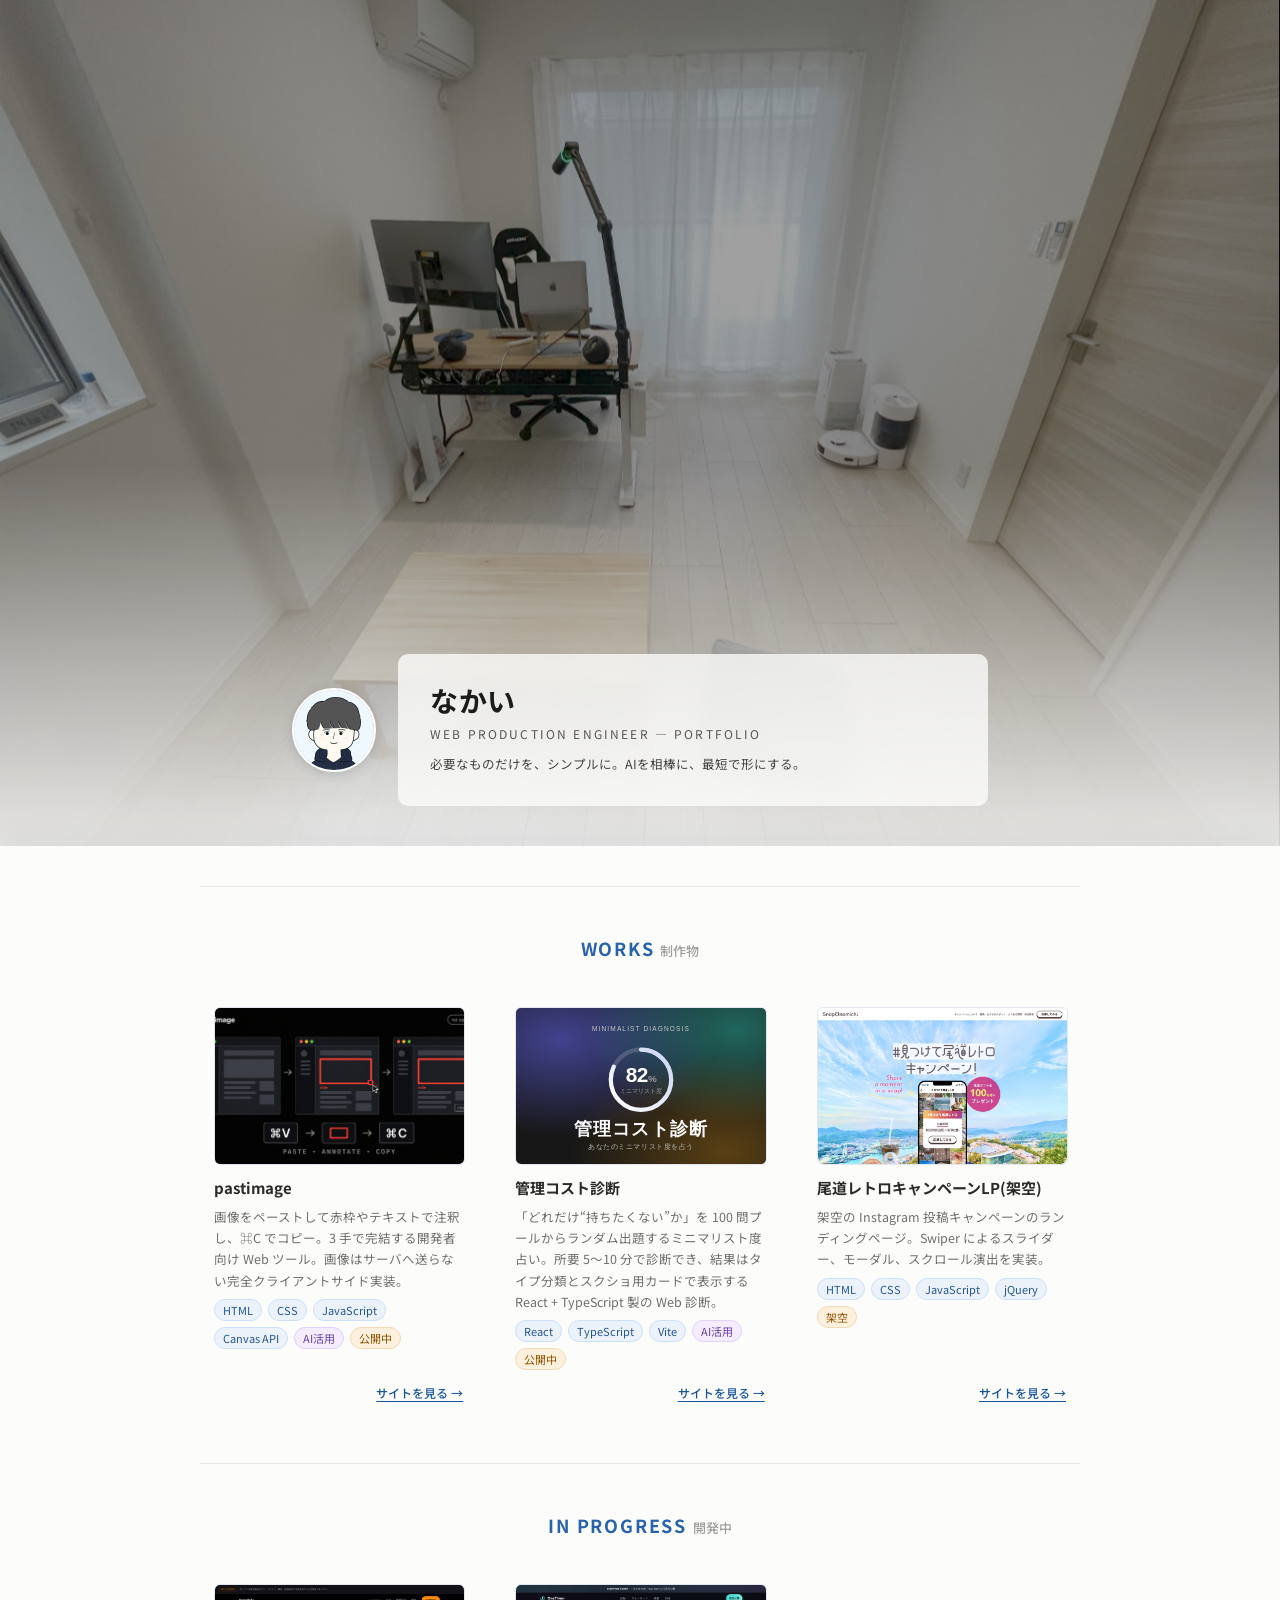
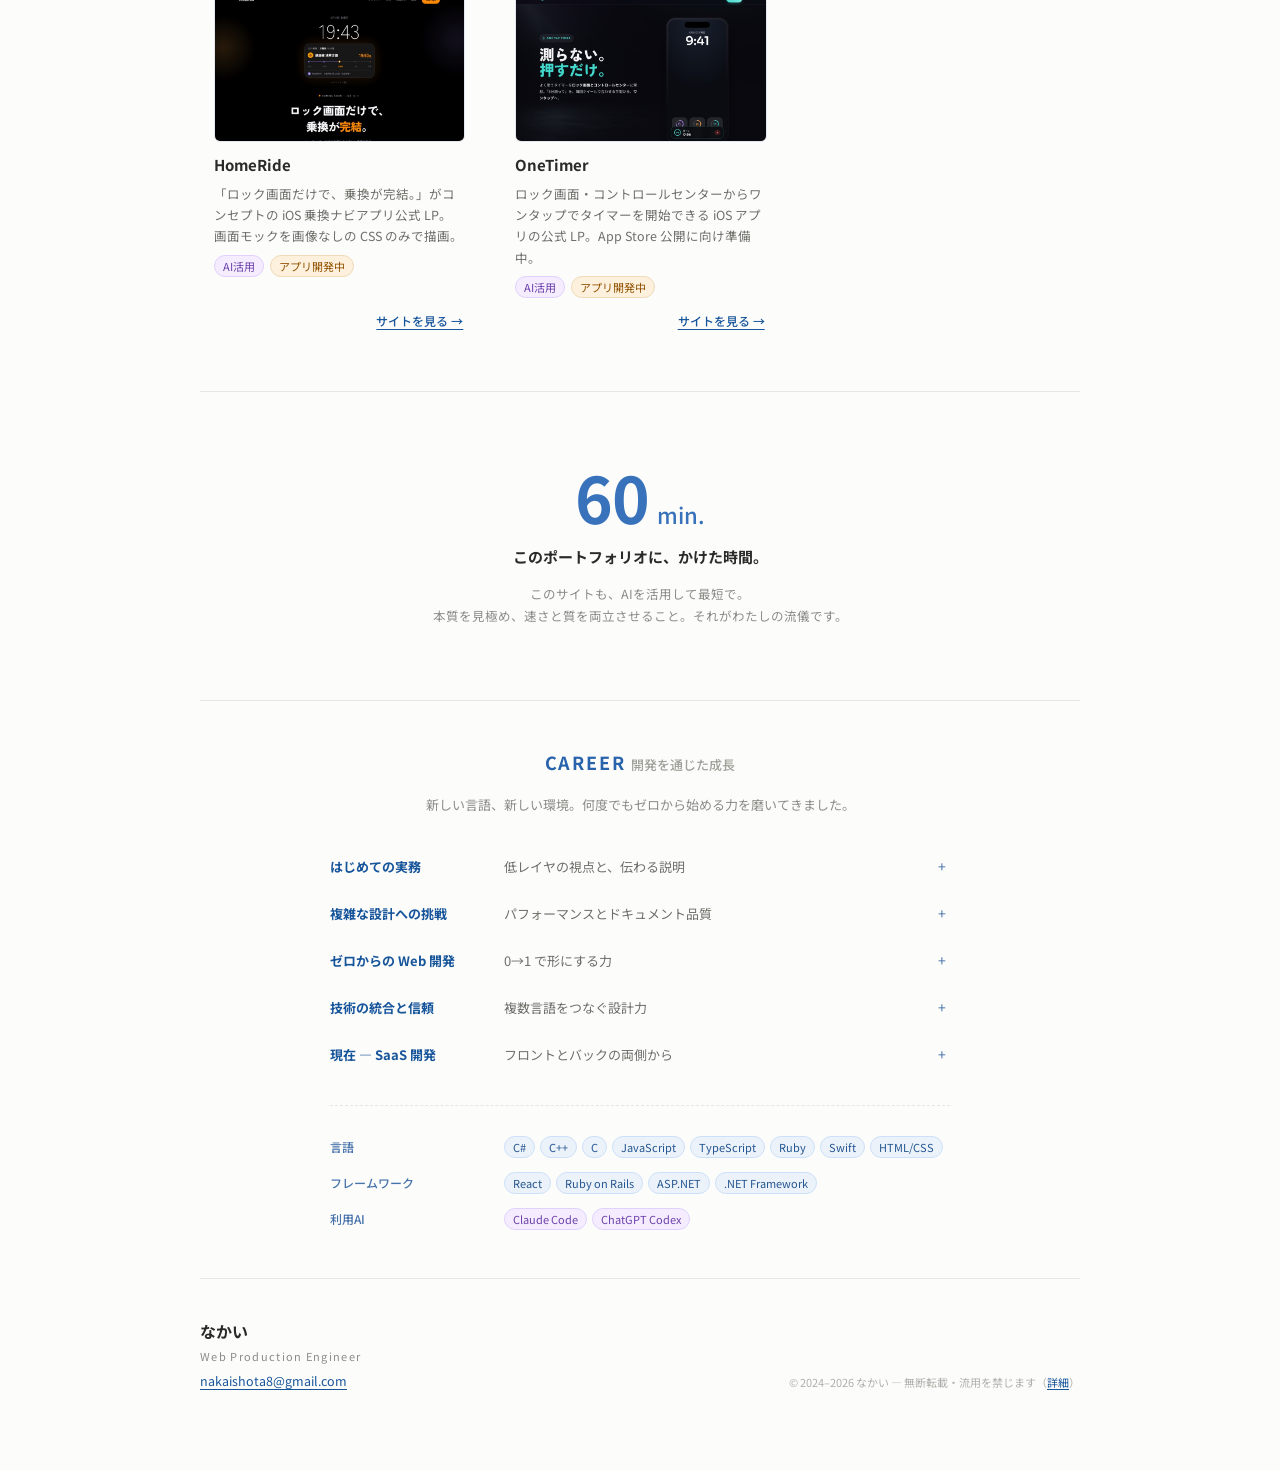
<file: index.html>
<!DOCTYPE html>
<html lang="ja">
<head>
  <meta charset="UTF-8">
  <meta name="viewport" content="width=device-width, initial-scale=1.0">
  <title>なかい | Web Production Engineer — Portfolio</title>
  <meta name="description" content="必要なものだけを、シンプルに。AIを相棒に、最短で形にする。なかいのポートフォリオサイトです。">
  <link rel="canonical" href="https://nakaicode.com/">
  <link rel="icon" type="image/jpeg" href="./images/avatar.jpg">
  <link rel="apple-touch-icon" href="./images/avatar.jpg">
  <meta property="og:title" content="なかい | Web Production Engineer — Portfolio">
  <meta property="og:description" content="必要なものだけを、シンプルに。AIを相棒に、最短で形にする。">
  <meta property="og:image" content="https://nakaicode.com/images/hero-room.jpg">
  <meta property="og:url" content="https://nakaicode.com/">
  <meta property="og:type" content="website">
  <link rel="preconnect" href="https://fonts.googleapis.com">
  <link rel="preconnect" href="https://fonts.gstatic.com" crossorigin>
  <link href="https://fonts.googleapis.com/css2?family=Noto+Sans+JP:wght@400;500;700&display=swap" rel="stylesheet">
  <style>
    html {
      /* block-size: 0 → auto のアニメーションを有効化(対応ブラウザのみ) */
      interpolate-size: allow-keywords;
    }
    body {
      margin: 0;
      background: #fcfcfb;
      font-family: 'Noto Sans JP', sans-serif;
    }

    @keyframes introReveal {
      from { opacity: 0; transform: translateY(28px); }
      to   { opacity: 1; transform: none; }
    }

    /* スクロールで画面に入ったセクションをふわっと表示(CSSのみ。非対応ブラウザは即時表示) */
    .reveal {
      opacity: 1;
      animation: introReveal both;
      animation-timeline: view();
      animation-range: entry 20% cover 60%;
    }
    /* 最下部の要素はスクロールを最後まで進められないため、画面に入り切る前に完了させる */
    footer.reveal {
      animation-range: entry 0% entry 60%;
    }
    @media (prefers-reduced-motion: reduce) {
      .reveal {
        animation: none;
      }
    }

    /* 背景: 部屋の写真を固定(コンテンツが上に流れてくる) */
    .bg-photo {
      position: fixed;
      inset: 0;
      background: url("./images/hero-room.jpg") center / cover no-repeat;
    }

    /* ファーストビュー: 写真をフルで見せるスペース */
    .fv {
      position: relative;
      height: 94vh;
      min-height: 560px;
    }
    .fv__fade {
      position: absolute;
      inset: 0;
      background: linear-gradient(180deg, rgba(252, 252, 251, 0) 55%, rgba(252, 252, 251, 0.5) 80%, rgba(252, 252, 251, 0.85) 100%);
    }
    .fv__bar {
      position: absolute;
      left: 0;
      right: 0;
      bottom: 40px;
      display: flex;
      justify-content: center;
    }
    .fv__inner {
      width: 100%;
      max-width: 760px;
      padding: 0 32px;
      box-sizing: border-box;
      display: flex;
      align-items: center;
      gap: 22px;
    }
    .fv__avatar {
      width: 80px;
      height: 80px;
      border-radius: 50%;
      object-fit: cover;
      border: 2px solid #ffffff;
      box-shadow: 0 2px 12px rgba(40, 50, 70, 0.18);
    }
    .fv__card {
      flex: 1;
      min-width: 0;
      display: flex;
      flex-direction: column;
      gap: 14px;
      background: rgba(252, 252, 251, 0.8);
      backdrop-filter: blur(6px);
      border-radius: 10px;
      padding: 32px 32px;
    }
    .fv__name {
      margin: 0;
      font-size: 28px;
      font-weight: 700;
      letter-spacing: 0.02em;
      line-height: 1;
      color: #1c1c1a;
    }
    .fv__role {
      margin: 0;
      font-size: 12px;
      color: #57574f;
      letter-spacing: 0.18em;
      line-height: 1;
    }
    .fv__lead {
      margin: 0;
      font-size: 12.5px;
      color: #44443f;
      line-height: 1.6;
    }

    /* 本文 */
    .sheet {
      position: relative;
      background: #fcfcfb;
      box-shadow: 0 -6px 30px rgba(40, 50, 70, 0.08);
      display: flex;
      justify-content: center;
      padding: 40px 32px 80px;
    }
    main {
      width: 100%;
      max-width: 880px;
      color: #2a2a28;
    }
    .section-title {
      margin: 0 0 24px;
      font-size: 18px;
      font-weight: 700;
      letter-spacing: 0.1em;
      color: oklch(0.5 0.13 255);
      text-align: center;
    }
    .section-title span {
      font-size: 13px;
      font-weight: 500;
      color: #a0a09a;
      letter-spacing: 0;
    }

    /* CAREER */
    .career {
      border-top: 1px solid #e6e6e3;
      padding: 48px 0;
    }
    .career .section-title {
      margin-bottom: 20px;
    }
    .career__lead {
      margin: 0 auto 40px;
      max-width: 440px;
      font-size: 13px;
      color: #8c8c87;
      line-height: 1.6;
      text-align: center;
    }
    .career__steps {
      display: flex;
      flex-direction: column;
      gap: 26px;
      max-width: 620px;
      margin: 0 auto;
    }
    .career__summary {
      display: flex;
      gap: 24px;
      align-items: baseline;
      cursor: pointer;
      list-style: none;
    }
    .career__summary::-webkit-details-marker {
      display: none;
    }
    /* 開閉インジケータ(+/−) */
    .career__summary::after {
      content: "+";
      flex: none;
      width: 16px;
      text-align: center;
      font-size: 14px;
      color: oklch(0.55 0.1 255);
    }
    .career__step[open] .career__summary::after {
      content: "−";
    }
    .career__summary:hover .career__gist {
      color: #2a2a28;
    }
    /* 開閉アニメーション(CSSのみ。非対応ブラウザは即時開閉) */
    .career__step::details-content {
      opacity: 0;
      block-size: 0;
      overflow: hidden;
      transition:
        content-visibility 0.35s allow-discrete,
        opacity 0.35s ease,
        block-size 0.35s ease;
    }
    .career__step[open]::details-content {
      opacity: 1;
      block-size: auto;
    }
    @media (prefers-reduced-motion: reduce) {
      .career__step::details-content {
        transition: none;
      }
    }
    .career__label {
      margin: 0;
      flex: 0 0 150px;
      font-size: 13px;
      font-weight: 700;
      color: oklch(0.45 0.13 255);
      line-height: 1.55;
    }
    .career__gist {
      flex: 1;
      font-size: 13px;
      color: #6f6f69;
      line-height: 1.55;
    }
    .career__text {
      margin: 8px 0 0 174px;
      font-size: 13px;
      color: #44443f;
      line-height: 1.7;
    }
    .career__skills {
      max-width: 620px;
      margin: 40px auto 0;
      display: flex;
      flex-direction: column;
      gap: 14px;
      border-top: 1px dashed #e6e6e3;
      padding-top: 30px;
    }
    .career__skills-row {
      display: flex;
      gap: 24px;
      align-items: baseline;
    }
    .career__skills-head {
      flex: 0 0 150px;
      font-size: 12px;
      font-weight: 500;
      color: oklch(0.55 0.1 255);
    }
    .career__skills-tags {
      flex: 1;
      display: flex;
      gap: 5px;
      flex-wrap: wrap;
    }

    /* 30min. */
    .minutes {
      border-top: 1px solid #e6e6e3;
      padding: 72px 0;
      display: flex;
      flex-direction: column;
      align-items: center;
      text-align: center;
      gap: 16px;
    }
    .minutes__figure {
      display: flex;
      align-items: baseline;
      gap: 8px;
    }
    .minutes__num {
      font-size: 64px;
      font-weight: 700;
      line-height: 1;
      color: oklch(0.55 0.13 255);
      letter-spacing: -0.02em;
    }
    .minutes__unit {
      font-size: 22px;
      font-weight: 500;
      color: oklch(0.55 0.13 255);
    }
    .minutes__title {
      margin: 0;
      font-size: 15px;
      font-weight: 700;
      color: #2a2a28;
    }
    .minutes__note {
      margin: 0;
      max-width: 440px;
      font-size: 12.5px;
      color: #8c8c87;
      line-height: 1.8;
    }

    /* WORKS */
    .works {
      border-top: 1px solid #e6e6e3;
      padding: 48px 0;
    }
    .works .section-title {
      margin-bottom: 32px;
    }
    .works__list {
      display: grid;
      grid-template-columns: repeat(3, 1fr);
      grid-auto-rows: 1fr;
      gap: 24px;
    }
    .work {
      display: flex;
      flex-direction: column;
      gap: 12px;
      padding: 14px;
      border-radius: 10px;
      transition: background 0.25s ease;
      color: inherit;
      text-decoration: none;
      cursor: pointer;
    }
    .work:hover {
      background: rgba(40, 50, 70, 0.045);
    }
    .work__thumb {
      width: 100%;
      aspect-ratio: 16 / 10;
      border: 1px solid #e2e6ee;
      border-radius: 6px;
      overflow: hidden;
    }
    .work__thumb img {
      width: 100%;
      height: 100%;
      object-fit: cover;
      object-position: top;
      display: block;
    }
    .work__body {
      flex: 1;
      min-width: 0;
      display: flex;
      flex-direction: column;
      gap: 8px;
    }
    .work__title {
      margin: 0;
      font-size: 15px;
      font-weight: 700;
    }
    .work__desc {
      margin: 0;
      font-size: 12.5px;
      color: #6f6f69;
      line-height: 1.7;
      display: -webkit-box;
      -webkit-line-clamp: 5;
      -webkit-box-orient: vertical;
      overflow: hidden;
    }
    .work__tags {
      display: flex;
      gap: 6px;
      flex-wrap: wrap;
    }
    .tag {
      font-size: 11px;
      border-radius: 999px;
      padding: 2px 8px;
      border: 1px solid transparent;
    }
    /* 技術: ブルー */
    .tag--tech {
      color: oklch(0.45 0.11 255);
      background: oklch(0.96 0.012 255);
      border-color: oklch(0.9 0.04 255);
    }
    /* AI活用: バイオレット(差別化のアクセント) */
    .tag--ai {
      color: oklch(0.48 0.16 300);
      background: oklch(0.96 0.035 300);
      border-color: oklch(0.89 0.06 300);
    }
    /* ステータス・注記: アンバー */
    .tag--status {
      color: oklch(0.5 0.13 70);
      background: oklch(0.96 0.03 80);
      border-color: oklch(0.9 0.05 80);
    }
    .work__link {
      align-self: flex-end;
      margin-top: auto;
      font-size: 12px;
      color: oklch(0.45 0.13 255);
      font-weight: 500;
      text-decoration: underline;
      text-underline-offset: 3px;
      padding-top: 6px;
    }

    /* フッター */
    footer {
      border-top: 1px solid #e6e6e3;
      padding-top: 40px;
      display: flex;
      flex-direction: column;
      gap: 20px;
    }
    .footer__row {
      display: flex;
      justify-content: space-between;
      align-items: flex-end;
      flex-wrap: wrap;
      gap: 16px;
    }
    .footer__id {
      display: flex;
      flex-direction: column;
      gap: 5px;
    }
    .footer__name {
      font-size: 16px;
      font-weight: 700;
      color: #2a2a28;
    }
    .footer__role {
      font-size: 11px;
      color: #8c8c87;
      letter-spacing: 0.12em;
    }
    .footer__mail {
      font-size: 12.5px;
      color: oklch(0.45 0.13 255);
      text-decoration: underline;
      text-underline-offset: 3px;
      margin-top: 2px;
    }
    .footer__copy {
      font-size: 11px;
      color: #b0b0aa;
    }
    .footer__copy-link {
      font: inherit;
      color: oklch(0.45 0.13 255);
      background: none;
      border: 0;
      padding: 0;
      cursor: pointer;
      text-decoration: underline;
      text-underline-offset: 2px;
    }
    .footer__copy-link:hover {
      opacity: 0.75;
    }

    .license-dialog {
      width: min(560px, calc(100vw - 32px));
      padding: 0;
      border: 0;
      border-radius: 14px;
      background: #fffefb;
      color: #2a2a28;
      box-shadow: 0 18px 60px rgba(40, 50, 70, 0.22);
    }
    .license-dialog::backdrop {
      background: rgba(20, 22, 28, 0.42);
      backdrop-filter: blur(2px);
    }
    .license-dialog__inner {
      padding: 28px 28px 22px;
      font-family: 'Noto Sans JP', sans-serif;
      line-height: 1.75;
    }
    .license-dialog__title {
      margin: 0 0 14px;
      font-size: 15px;
      font-weight: 700;
      letter-spacing: 0.04em;
    }
    .license-dialog__lead {
      margin: 0 0 14px;
      font-size: 13px;
      color: #4a4a46;
    }
    .license-dialog__list {
      margin: 0 0 16px;
      padding-left: 1.2em;
      font-size: 12.5px;
      color: #4a4a46;
    }
    .license-dialog__list li {
      margin-bottom: 6px;
    }
    .license-dialog__list strong {
      color: #2a2a28;
      font-weight: 600;
    }
    .license-dialog__note {
      margin: 0 0 14px;
      font-size: 12px;
      color: #6f6f6a;
    }
    .license-dialog__copy {
      margin: 0 0 18px;
      font-size: 11px;
      color: #9a9a93;
    }
    .license-dialog__close-form {
      margin: 0;
      text-align: right;
    }
    .license-dialog__close {
      font: inherit;
      font-size: 12.5px;
      color: #2a2a28;
      background: #f0eee8;
      border: 0;
      border-radius: 8px;
      padding: 8px 18px;
      cursor: pointer;
    }
    .license-dialog__close:hover {
      background: #e7e4dc;
    }

    @media (max-width: 720px) {
      .works__list {
        grid-template-columns: repeat(2, 1fr);
      }
    }
    @media (max-width: 560px) {
      .fv__inner {
        flex-direction: column;
        align-items: flex-start;
        gap: 14px;
      }
      /* スマホ(縦積み): 1列に、高さ統一を解除 */
      .works__list {
        grid-template-columns: 1fr;
        grid-auto-rows: auto;
      }
      .career__summary {
        flex-wrap: wrap;
        gap: 4px 12px;
      }
      .career__label {
        flex: none;
        width: 100%;
      }
      .career__text {
        margin-left: 0;
      }
      .career__skills-row {
        flex-direction: column;
        gap: 6px;
      }
      .career__skills-head {
        flex: none;
      }
    }
  </style>
  <!-- Cloudflare Web Analytics -->
  <script defer src="https://static.cloudflareinsights.com/beacon.min.js" data-cf-beacon='{"token": "6529c88c9a9143898b3ee3b7a2c66ebc"}'></script>
  <!-- End Cloudflare Web Analytics -->
</head>
<body>

  <div class="bg-photo"></div>

  <section class="fv">
    <div class="fv__fade"></div>
    <div class="fv__bar">
      <div class="fv__inner">
        <img class="fv__avatar" src="./images/avatar.jpg" alt="なかいのアイコン">
        <div class="fv__card">
          <h1 class="fv__name">なかい</h1>
          <p class="fv__role">WEB PRODUCTION ENGINEER — PORTFOLIO</p>
          <p class="fv__lead">必要なものだけを、シンプルに。AIを相棒に、最短で形にする。</p>
        </div>
      </div>
    </div>
  </section>

  <div class="sheet">
    <main>

      <section class="works reveal">
        <h2 class="section-title">WORKS <span>制作物</span></h2>
        <div class="works__list">

          <!--
            TODO[clamp-generator-hidden]: UI改修中のため一時的に非掲載。
            完成して公開する際は以下のARTICLEブロックをコメント解除して復活させること。
            関連: sitemap.xml の clamp-generator entry も復活、README.md のステータスを「公開中」に戻す、
                  clamp-generator/index.html の noindex meta を削除。
            詳細: ルート直下の TODO.md を参照。
          -->
          <!--
          <article class="work">
            <div class="work__thumb">
              <img src="./images/works/clamp-generator.svg" alt="CSS clamp() ジェネレーターのUIサムネイル" loading="lazy" style="object-position: center;">
            </div>
            <div class="work__body">
              <h3 class="work__title">CSS clamp() ジェネレーター</h3>
              <p class="work__desc">画面幅とサイズから、レスポンシブな CSS <code>clamp()</code> の値を自動計算する Web ツール。SEO を意識し、解説コンテンツを静的 HTML に直書きしたうえで、メタタグ・OGP・構造化データ(JSON-LD / FAQPage)・sitemap まで実装。ビルド工程なしの素の HTML/CSS/JS で構築。</p>
              <div class="work__tags">
                <span class="tag tag--tech">HTML</span>
                <span class="tag tag--tech">CSS</span>
                <span class="tag tag--tech">JavaScript</span>
                <span class="tag tag--tech">SEO</span>
                <span class="tag tag--status">公開中</span>
              </div>
              <a class="work__link" href="./clamp-generator/" target="_blank" rel="noopener">サイトを見る →</a>
            </div>
          </article>
          -->
          <!-- /TODO[clamp-generator-hidden] -->

          <a class="work" href="./pastimage/" target="_blank" rel="noopener">
            <div class="work__thumb">
              <img src="./images/works/pastimage.png" alt="pastimage のサムネイル" loading="lazy" style="object-position: center;">
            </div>
            <div class="work__body">
              <h3 class="work__title">pastimage</h3>
              <p class="work__desc">画像をペーストして赤枠やテキストで注釈し、⌘C でコピー。3 手で完結する開発者向け Web ツール。画像はサーバへ送らない完全クライアントサイド実装。</p>
              <div class="work__tags">
                <span class="tag tag--tech">HTML</span>
                <span class="tag tag--tech">CSS</span>
                <span class="tag tag--tech">JavaScript</span>
                <span class="tag tag--tech">Canvas API</span>
                <span class="tag tag--ai">AI活用</span>
                <span class="tag tag--status">公開中</span>
              </div>
              <span class="work__link">サイトを見る →</span>
            </div>
          </a>

          <!--
            TODO[voiceon-hidden]: 一時的にポートフォリオから非掲載。
            公開復活時に以下のARTICLEブロックをコメント解除すること。
            関連: sitemap.xml の voiceon entry を復活、README.md のステータスを「公開中」に戻す、
                  voiceon/index.html の noindex meta を削除。
            詳細: ルート直下の TODO.md を参照。
          -->
          <!--
          <article class="work">
            <div class="work__thumb">
              <img src="./images/works/voiceon.jpg" alt="VoiceOn 録音HUD のスクリーンショット" loading="lazy">
            </div>
            <div class="work__body">
              <h3 class="work__title">VoiceOn(OSS)</h3>
              <p class="work__desc">「英数」キーを押している間だけ音声入力し、離すとカーソル位置に確定テキストを一括挿入する macOS 常駐アプリ。Apple の Speech で完全無料、認識結果を <code>CGEvent</code> のキー入力として送るのでターミナル含めほぼ全アプリで動作。語彙レビューはローカルの <code>claude</code> CLI で誤変換語を抽出して認識を補強。Swift / SwiftUI 製のオープンソース。</p>
              <div class="work__tags">
                <span class="tag tag--tech">Swift</span>
                <span class="tag tag--tech">SwiftUI</span>
                <span class="tag tag--tech">macOS</span>
                <span class="tag tag--ai">AI活用</span>
                <span class="tag tag--status">公開中</span>
              </div>
              <a class="work__link" href="./voiceon/" target="_blank" rel="noopener">サイトを見る →</a>
            </div>
          </article>
          -->
          <!-- /TODO[voiceon-hidden] -->

          <a class="work" href="https://nakaishota.github.io/kanricost/" target="_blank" rel="noopener">
            <div class="work__thumb">
              <img src="./images/works/kanricost.svg" alt="管理コスト診断のサムネイル" loading="lazy" style="object-position: center;">
            </div>
            <div class="work__body">
              <h3 class="work__title">管理コスト診断</h3>
              <p class="work__desc">「どれだけ“持ちたくない”か」を 100 問プールからランダム出題するミニマリスト度占い。所要 5〜10 分で診断でき、結果はタイプ分類とスクショ用カードで表示する React + TypeScript 製の Web 診断。</p>
              <div class="work__tags">
                <span class="tag tag--tech">React</span>
                <span class="tag tag--tech">TypeScript</span>
                <span class="tag tag--tech">Vite</span>
                <span class="tag tag--ai">AI活用</span>
                <span class="tag tag--status">公開中</span>
              </div>
              <span class="work__link">サイトを見る →</span>
            </div>
          </a>

          <a class="work" href="./onomichi/" target="_blank" rel="noopener">
            <div class="work__thumb">
              <img src="./images/works/onomichi.jpg" alt="見つけて尾道レトロキャンペーン ランディングページのスクリーンショット" loading="lazy">
            </div>
            <div class="work__body">
              <h3 class="work__title">尾道レトロキャンペーンLP(架空)</h3>
              <p class="work__desc">架空の Instagram 投稿キャンペーンのランディングページ。Swiper によるスライダー、モーダル、スクロール演出を実装。</p>
              <div class="work__tags">
                <span class="tag tag--tech">HTML</span>
                <span class="tag tag--tech">CSS</span>
                <span class="tag tag--tech">JavaScript</span>
                <span class="tag tag--tech">jQuery</span>
                <span class="tag tag--status">架空</span>
              </div>
              <span class="work__link">サイトを見る →</span>
            </div>
          </a>

        </div>
      </section>

      <section class="works reveal">
        <h2 class="section-title">IN PROGRESS <span>開発中</span></h2>
        <div class="works__list">

          <a class="work" href="./homeride/" target="_blank" rel="noopener">
            <div class="work__thumb">
              <img src="./images/works/homeride.jpg" alt="HomeRide ランディングページのスクリーンショット" loading="lazy">
            </div>
            <div class="work__body">
              <h3 class="work__title">HomeRide</h3>
              <p class="work__desc">「ロック画面だけで、乗換が完結。」がコンセプトの iOS 乗換ナビアプリ公式 LP。画面モックを画像なしの CSS のみで描画。</p>
              <div class="work__tags">
                <span class="tag tag--ai">AI活用</span>
                <span class="tag tag--status">アプリ開発中</span>
              </div>
              <span class="work__link">サイトを見る →</span>
            </div>
          </a>

          <a class="work" href="./onetimer/" target="_blank" rel="noopener">
            <div class="work__thumb">
              <img src="./images/works/onetimer.jpg" alt="OneTimer ランディングページのスクリーンショット" loading="lazy">
            </div>
            <div class="work__body">
              <h3 class="work__title">OneTimer</h3>
              <p class="work__desc">ロック画面・コントロールセンターからワンタップでタイマーを開始できる iOS アプリの公式 LP。App Store 公開に向け準備中。</p>
              <div class="work__tags">
                <span class="tag tag--ai">AI活用</span>
                <span class="tag tag--status">アプリ開発中</span>
              </div>
              <span class="work__link">サイトを見る →</span>
            </div>
          </a>

        </div>
      </section>

      <section class="minutes reveal">
        <div class="minutes__figure">
          <span class="minutes__num">60</span>
          <span class="minutes__unit">min.</span>
        </div>
        <p class="minutes__title">このポートフォリオに、かけた時間。</p>
        <p class="minutes__note">このサイトも、AIを活用して最短で。<br>本質を見極め、速さと質を両立させること。それがわたしの流儀です。</p>
      </section>

      <section class="career reveal">
        <h2 class="section-title">CAREER <span>開発を通じた成長</span></h2>
        <p class="career__lead">新しい言語、新しい環境。何度でもゼロから始める力を磨いてきました。</p>
        <div class="career__steps">
          <details class="career__step">
            <summary class="career__summary">
              <h3 class="career__label">はじめての実務</h3>
              <span class="career__gist">低レイヤの視点と、伝わる説明</span>
            </summary>
            <p class="career__text">医療機器の開発からキャリアを開始。C# と WPF で UI 実装の基礎を固め、ハードウェア制御やメモリ管理で<strong>低レイヤの視点</strong>を養った。経営層への報告を通じて、伝わる説明の大切さも学んだ。</p>
          </details>
          <details class="career__step">
            <summary class="career__summary">
              <h3 class="career__label">複雑な設計への挑戦</h3>
              <span class="career__gist">パフォーマンスとドキュメント品質</span>
            </summary>
            <p class="career__text">膨大な波形データをメモリ効率よく扱う実装で<strong>パフォーマンス意識</strong>を磨く。設計書レビューを重ね、ドキュメントの品質にこだわるようになった。</p>
          </details>
          <details class="career__step">
            <summary class="career__summary">
              <h3 class="career__label">ゼロからの Web 開発</h3>
              <span class="career__gist">0→1 で形にする力</span>
            </summary>
            <p class="career__text">職場全員が未経験の中、Web アプリケーションを単独で構築。<strong>0→1 で形にする力</strong>と、新しい技術を素早くキャッチアップする自信がついた。</p>
          </details>
          <details class="career__step">
            <summary class="career__summary">
              <h3 class="career__label">技術の統合と信頼</h3>
              <span class="career__gist">複数言語をつなぐ設計力</span>
            </summary>
            <p class="career__text">C#・C++・C を組み合わせたシステム開発で<strong>複数言語の連携</strong>を得意に。通信プロトコルの設計から客先会議の進行まで、品質とスケジュールの両立を担った。</p>
          </details>
          <details class="career__step">
            <summary class="career__summary">
              <h3 class="career__label">現在 — SaaS 開発</h3>
              <span class="career__gist">フロントとバックの両側から</span>
            </summary>
            <p class="career__text">React と Ruby on Rails による SaaS 開発で、<strong>フロントとバックの両側</strong>から機能改善・新機能に携わる。データフロー全体を理解した提案で、<strong>チームの技術相談の中核</strong>を担う。シンプルに、論理的に。学び続ける姿勢を大切にしています。</p>
          </details>
        </div>
        <div class="career__skills">
          <div class="career__skills-row">
            <span class="career__skills-head">言語</span>
            <div class="career__skills-tags">
              <span class="tag tag--tech">C#</span>
              <span class="tag tag--tech">C++</span>
              <span class="tag tag--tech">C</span>
              <span class="tag tag--tech">JavaScript</span>
              <span class="tag tag--tech">TypeScript</span>
              <span class="tag tag--tech">Ruby</span>
              <span class="tag tag--tech">Swift</span>
              <span class="tag tag--tech">HTML/CSS</span>
            </div>
          </div>
          <div class="career__skills-row">
            <span class="career__skills-head">フレームワーク</span>
            <div class="career__skills-tags">
              <span class="tag tag--tech">React</span>
              <span class="tag tag--tech">Ruby on Rails</span>
              <span class="tag tag--tech">ASP.NET</span>
              <span class="tag tag--tech">.NET Framework</span>
            </div>
          </div>
          <div class="career__skills-row">
            <span class="career__skills-head">利用AI</span>
            <div class="career__skills-tags">
              <span class="tag tag--ai">Claude Code</span>
              <span class="tag tag--ai">ChatGPT Codex</span>
            </div>
          </div>
        </div>
      </section>

      <footer class="reveal">
        <div class="footer__row">
          <div class="footer__id">
            <span class="footer__name">なかい</span>
            <span class="footer__role">Web Production Engineer</span>
            <a class="footer__mail" id="js-mail" href="#">メールアドレスを表示</a>
          </div>
          <span class="footer__copy">© 2024–2026 なかい — 無断転載・流用を禁じます（<button type="button" class="footer__copy-link" id="js-license-open">詳細</button>）</span>
        </div>
      </footer>

    </main>
  </div>

  <dialog id="js-license-dialog" class="license-dialog" aria-labelledby="js-license-title">
    <div class="license-dialog__inner">
      <h2 class="license-dialog__title" id="js-license-title">ライセンス / 流用について</h2>
      <p class="license-dialog__lead">このサイトのコード・LPデザイン・コンセプトは、すべて <strong>なかい（nakaicode.com）</strong> に帰属します。</p>
      <ul class="license-dialog__list">
        <li><strong>個人的な閲覧・学習・参考</strong> — 自由にどうぞ</li>
        <li><strong>コードのコピー / LPの構成・配色・コピーライティングの模倣 / アイデアのそのままの流用</strong> — ご遠慮ください</li>
        <li><strong>商用利用・第三者への提供・成果物への組み込み</strong> — 事前にご相談ください</li>
      </ul>
      <p class="license-dialog__note">参考にされる場合は、リンクやクレジット表記をいただけると嬉しいです。<br>無断での転用・流用が確認された場合は、ご相談・対応のお願いをすることがあります。</p>
      <p class="license-dialog__copy">© 2024–2026 なかい — All rights reserved.</p>
      <form method="dialog" class="license-dialog__close-form">
        <button class="license-dialog__close" type="submit">閉じる</button>
      </form>
    </div>
  </dialog>

  <script>
    // スクレイパー避けにメールアドレスを実行時に組み立てる
    (function () {
      var email = ["nakaishota8", "gmail.com"].join("@");
      var a = document.getElementById("js-mail");
      a.href = "mailto:" + email;
      a.textContent = email;
    })();

    (function () {
      var btn = document.getElementById("js-license-open");
      var dialog = document.getElementById("js-license-dialog");
      if (!btn || !dialog) return;
      btn.addEventListener("click", function () {
        if (typeof dialog.showModal === "function") {
          dialog.showModal();
        } else {
          dialog.setAttribute("open", "");
        }
      });
      dialog.addEventListener("click", function (e) {
        if (e.target === dialog) dialog.close();
      });
    })();
  </script>

</body>
</html>
</file>
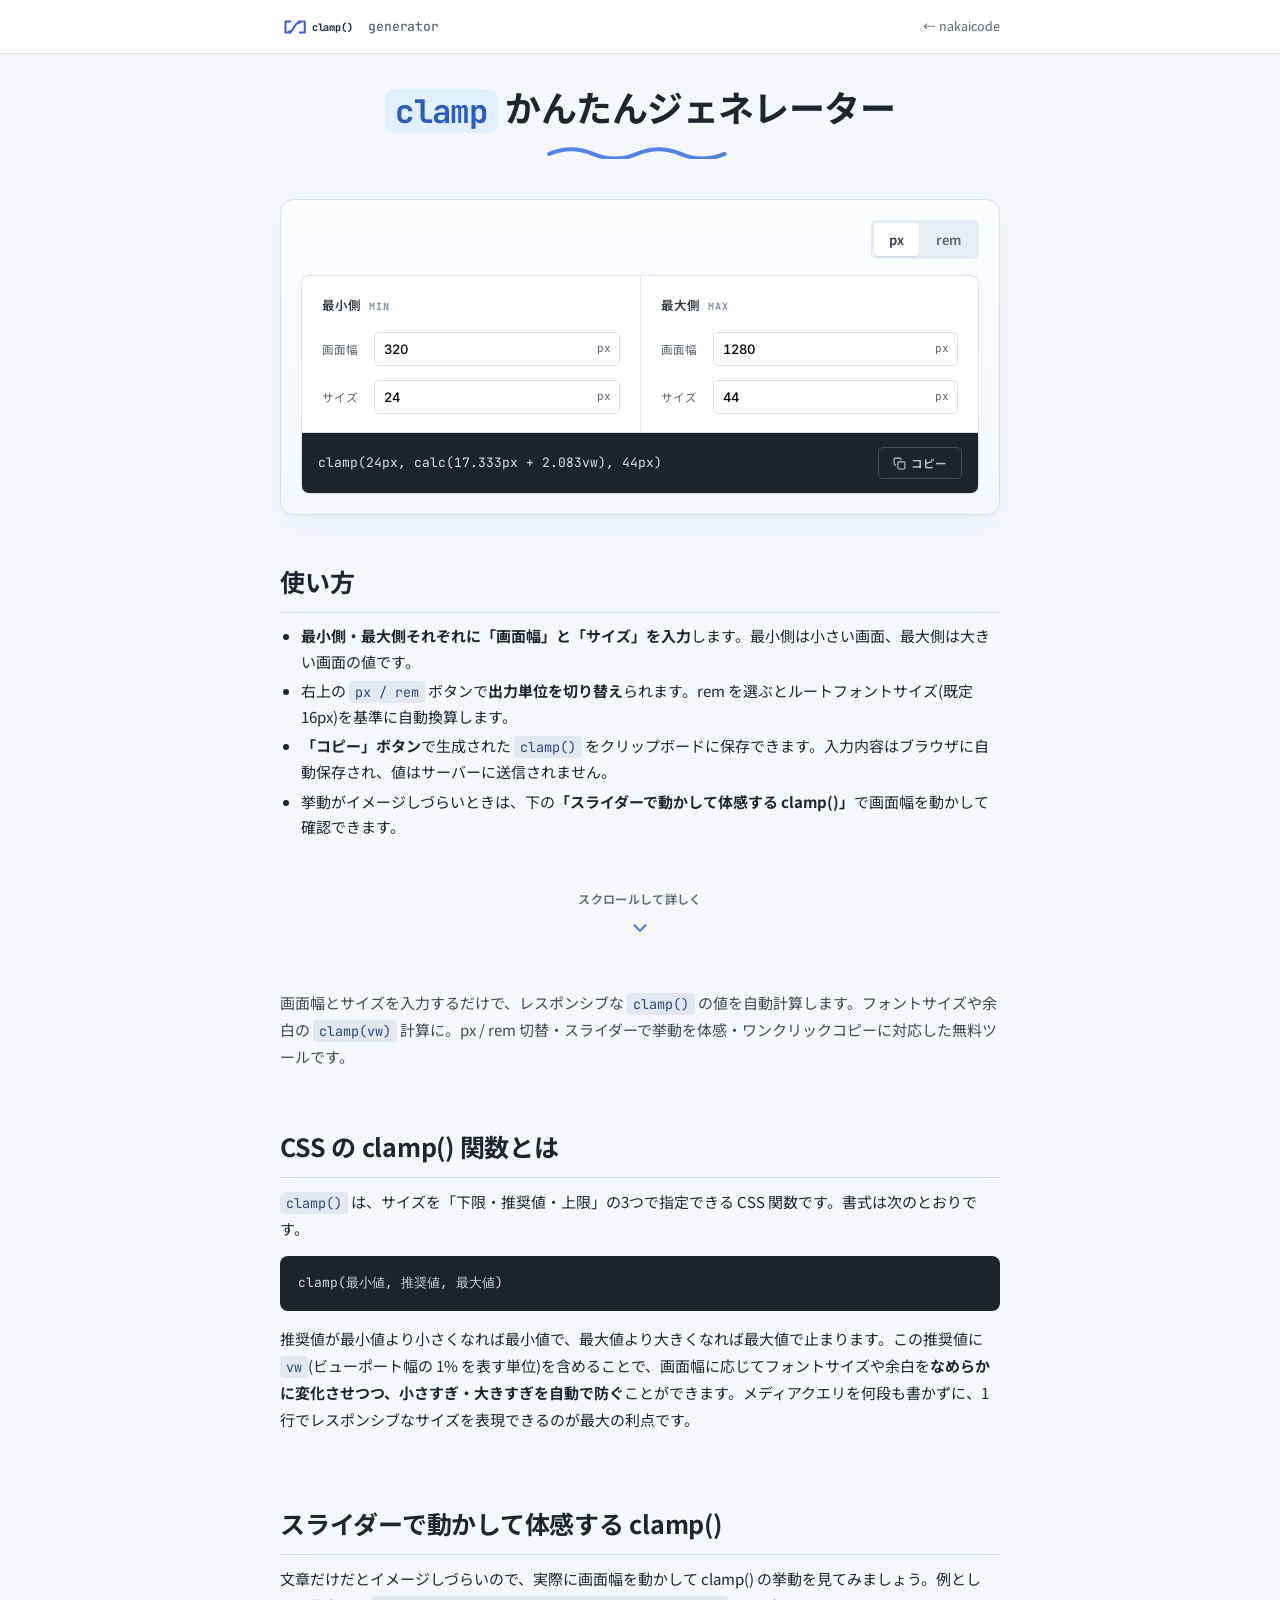
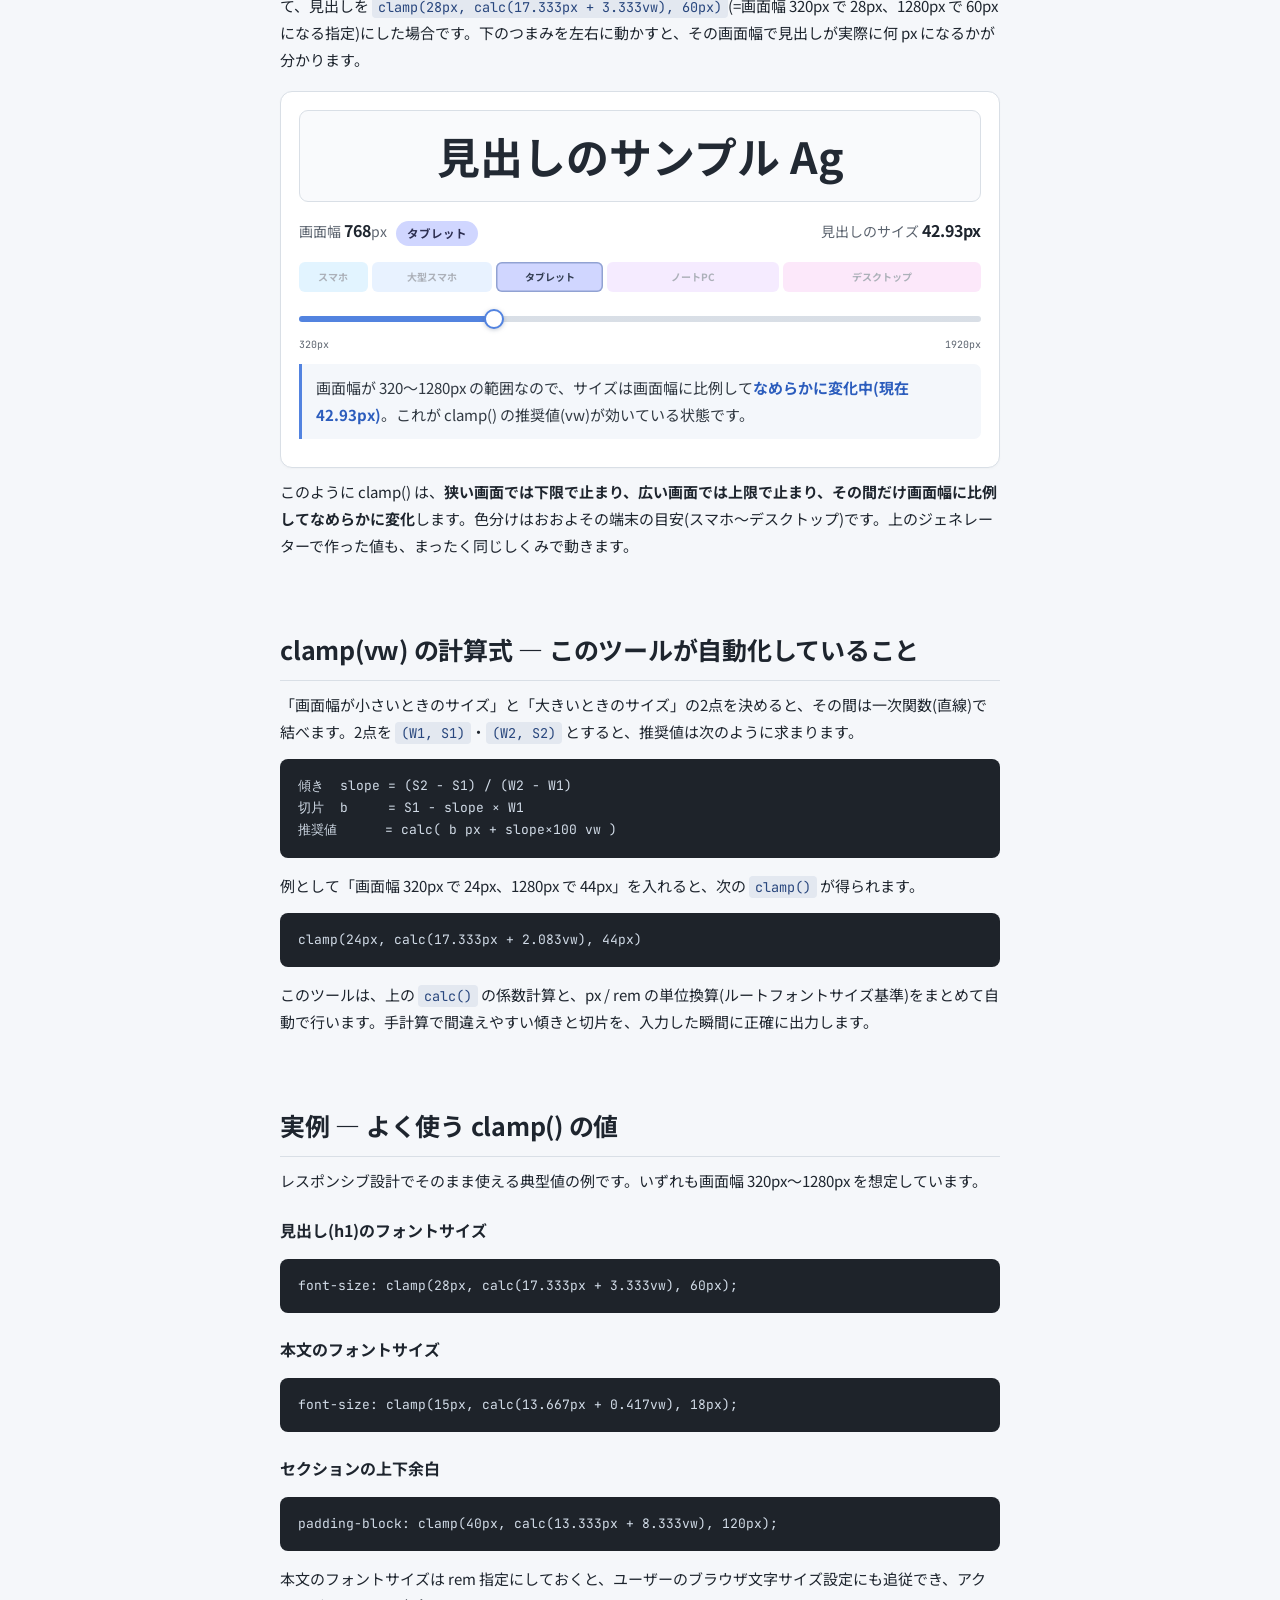
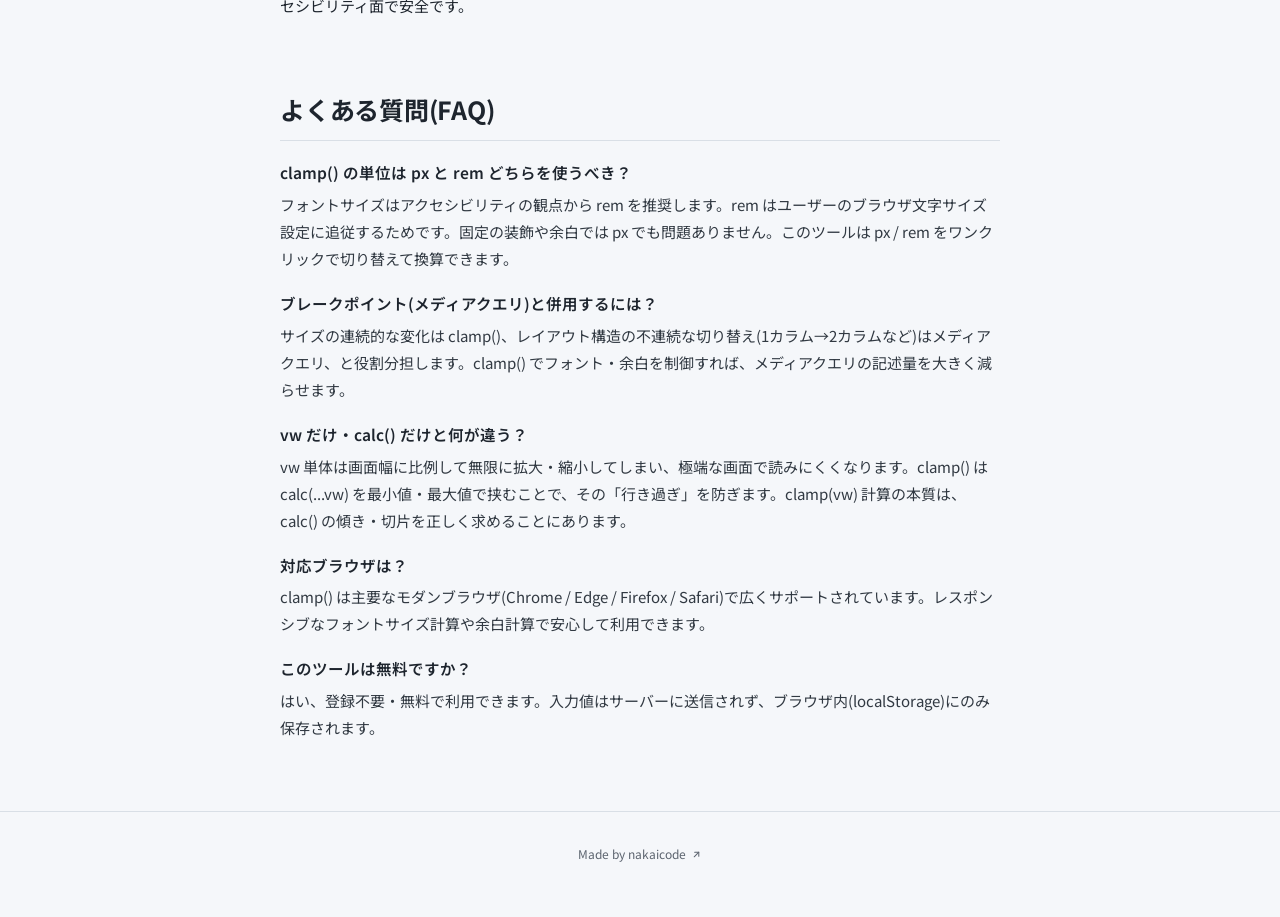
<file: clamp-generator/index.html>
<!DOCTYPE html>
<html lang="ja" class="no-js">
<head>
  <meta charset="utf-8">
  <!--
    ============================================================
    TODO[clamp-generator-hidden]: UI改修中のため一時的に非公開化中
    ============================================================
    検索エンジンとポートフォリオから外している状態。
    公開復活時の戻し作業:
      1. 直下にある noindex/nofollow の meta タグを削除
      2. ルート index.html のコメントアウトされた WORKS カードを復活
      3. ルート sitemap.xml のコメントアウトされた url ブロックを復活
      4. ルート README.md のステータスを「公開中」に戻す
    詳細とTODO一覧: リポジトリルートの TODO.md を参照
  -->
  <meta name="robots" content="noindex,nofollow">
  <script>document.documentElement.className=document.documentElement.className.replace("no-js","js");</script>
  <meta name="viewport" content="width=device-width, initial-scale=1">
  <title>CSS clamp() ジェネレーター｜画面幅から最小・最大サイズを自動計算</title>
  <meta name="description" content="画面幅とサイズを入力するだけで、レスポンシブな CSS clamp() の値を自動計算する無料ツール。フォントサイズや余白の clamp(vw) 計算に対応。px / rem 切替・スライダーで挙動を体感・ワンクリックコピー対応の clamp ジェネレーターです。">
  <meta name="theme-color" content="#3b5bdb">
  <link rel="canonical" href="https://nakaicode.com/clamp-generator/">

  <!-- OGP / SNS シェア -->
  <meta property="og:title" content="CSS clamp() ジェネレーター｜画面幅から最小・最大サイズを自動計算">
  <meta property="og:description" content="画面幅とサイズを入れるだけでレスポンシブな clamp() を自動計算。フォント・余白の clamp(vw) 計算に。px/rem 切替・スライダーで体感・コピー対応の無料ツール。">
  <meta property="og:type" content="website">
  <meta property="og:url" content="https://nakaicode.com/clamp-generator/">
  <meta property="og:image" content="https://nakaicode.com/clamp-generator/og-image.png">
  <meta property="og:site_name" content="nakaicode">
  <meta property="og:locale" content="ja_JP">
  <meta name="twitter:card" content="summary_large_image">
  <meta name="twitter:title" content="CSS clamp() ジェネレーター｜画面幅から最小・最大サイズを自動計算">
  <meta name="twitter:description" content="画面幅とサイズを入れるだけでレスポンシブな clamp() を自動計算。フォント・余白の clamp(vw) 計算に対応した無料ツール。">
  <meta name="twitter:image" content="https://nakaicode.com/clamp-generator/og-image.png">

  <!-- ファビコン(外部ファイルを増やさないインライン SVG) -->
  <link rel="icon" href="data:image/svg+xml,%3Csvg xmlns='http://www.w3.org/2000/svg' viewBox='0 0 32 32'%3E%3Crect width='32' height='32' rx='7' fill='%233b5bdb'/%3E%3Ctext x='16' y='23' font-family='monospace' font-size='17' font-weight='700' fill='%23ffffff' text-anchor='middle'%3E%7B%7D%3C/text%3E%3C/svg%3E">

  <link rel="preconnect" href="https://fonts.googleapis.com">
  <link rel="preconnect" href="https://fonts.gstatic.com" crossorigin>
  <link href="https://fonts.googleapis.com/css2?family=Inter:wght@400;500;600;700&family=Noto+Sans+JP:wght@400;500;600;700&family=JetBrains+Mono:wght@400;500;600&display=swap" rel="stylesheet">

  <!-- 構造化データ: SoftwareApplication -->
  <script type="application/ld+json">
  {
    "@context": "https://schema.org",
    "@type": "SoftwareApplication",
    "name": "CSS clamp() ジェネレーター",
    "url": "https://nakaicode.com/clamp-generator/",
    "applicationCategory": "DeveloperApplication",
    "operatingSystem": "Web",
    "description": "画面幅とサイズを入力するだけで、レスポンシブな CSS clamp() の値を自動計算する無料ツール。フォントサイズや余白の clamp(vw) 計算に対応し、px / rem 切替・スライダーで挙動を体感・ワンクリックコピーが可能。",
    "inLanguage": "ja",
    "offers": {
      "@type": "Offer",
      "price": "0",
      "priceCurrency": "JPY"
    },
    "author": {
      "@type": "Person",
      "name": "nakaicode",
      "url": "https://nakaicode.com/"
    }
  }
  </script>

  <!-- 構造化データ: FAQPage -->
  <script type="application/ld+json">
  {
    "@context": "https://schema.org",
    "@type": "FAQPage",
    "mainEntity": [
      {
        "@type": "Question",
        "name": "CSS の clamp() 関数とは何ですか？",
        "acceptedAnswer": {
          "@type": "Answer",
          "text": "clamp() は clamp(最小値, 推奨値, 最大値) の3つの引数を取る CSS 関数です。推奨値が最小値を下回ると最小値で、最大値を上回ると最大値で止まります。推奨値に vw(画面幅の割合)を含めることで、画面幅に応じてフォントサイズや余白をなめらかに変化させつつ、小さすぎ・大きすぎを防げます。"
        }
      },
      {
        "@type": "Question",
        "name": "clamp() の推奨値(vw の計算式)はどうやって求めますか？",
        "acceptedAnswer": {
          "@type": "Answer",
          "text": "2つの画面幅 W1・W2 と、それぞれで欲しいサイズ S1・S2 から一次関数を引きます。傾き slope = (S2 - S1) / (W2 - W1)、切片 b = S1 - slope × W1 とすると、推奨値は calc(b px + slope×100 vw) になります。このツールはこの計算を自動で行い、px / rem どちらの単位でも出力します。"
        }
      },
      {
        "@type": "Question",
        "name": "clamp() の単位は px と rem のどちらを使うべきですか？",
        "acceptedAnswer": {
          "@type": "Answer",
          "text": "アクセシビリティを重視するなら rem を推奨します。rem はユーザーがブラウザの文字サイズ設定を変えたときに追従するため、特にフォントサイズでは rem が安全です。固定の余白や装飾サイズでは px でも構いません。このツールは px / rem を切り替えると、ルートフォントサイズ(既定 16px)を基準に値を自動換算します。"
        }
      },
      {
        "@type": "Question",
        "name": "メディアクエリ(ブレークポイント)と clamp() はどう使い分けますか？",
        "acceptedAnswer": {
          "@type": "Answer",
          "text": "clamp() は『画面幅に応じて連続的にサイズを変えたい』場合に向いています。フォントサイズ・余白・行間などは clamp() でメディアクエリを書かずに済みます。一方、レイアウトの段組みを切り替える(1カラム→2カラム)など不連続な変化はメディアクエリが適しています。両者は併用でき、サイズは clamp()、構造はメディアクエリと役割分担するのが定番です。"
        }
      },
      {
        "@type": "Question",
        "name": "レスポンシブなフォントサイズの計算にも使えますか？",
        "acceptedAnswer": {
          "@type": "Answer",
          "text": "はい。フォントサイズの clamp 計算はこのツールの主用途です。たとえば『画面幅 320px で 24px、1280px で 44px』のように入力すると、その間をなめらかに変化し画面外では止まる clamp() が得られます。入力値はブラウザに自動保存され、px / rem の切り替えにもその場で追従します。"
        }
      }
    ]
  }
  </script>

  <style>
    *{box-sizing:border-box}
    :root{
      --bg:oklch(0.976 0.004 255);
      --fg:oklch(0.26 0.02 255);
      --muted:oklch(0.5 0.02 255);
      --line:oklch(0.9 0.012 255);
      --accent:oklch(0.5 0.16 262);
      --accent-soft:oklch(0.62 0.15 262);
      --card:#fff;
      --code-bg:oklch(0.255 0.014 255);
    }
    html,body{margin:0}
    body{
      font-family:'Noto Sans JP',system-ui,sans-serif;
      background:var(--bg);color:var(--fg);
      line-height:1.8;-webkit-font-smoothing:antialiased;
    }
    a{color:var(--accent)}
    input{font-family:inherit}
    input:focus{outline:none;border-color:var(--accent-soft)}
    button{font-family:inherit;cursor:pointer}
    ::selection{background:oklch(0.88 0.06 262)}
    .wrap{max-width:760px;margin:0 auto;padding:0 20px}

    /* ヘッダー */
    .site-header{background:#fff;border-bottom:1px solid var(--line)}
    .site-header .wrap{display:flex;align-items:center;justify-content:space-between;padding:15px 20px}
    .logo{display:inline-flex;align-items:center;gap:7px;font-family:'JetBrains Mono',monospace;font-size:15px;font-weight:600;letter-spacing:-0.01em}
    .logo__mark{height:22px;width:auto;display:block;flex-shrink:0}
    .logo span{color:var(--muted);font-weight:500;font-size:13px}
    .home-link{font-size:12.5px;color:var(--muted);text-decoration:none}
    .home-link:hover{color:var(--accent)}

    /* ページタイトル(ツールを主役にするため簡潔に) */
    .pagehead{padding:30px 0 22px;display:flex;flex-direction:column;align-items:center;text-align:center;gap:11px}
    h1{font-size:clamp(25px,3.6vw,36px);line-height:1.25;margin:0;letter-spacing:-0.015em}
    .h1-clamp{font-family:'JetBrains Mono',monospace;font-size:0.9em;font-weight:700;color:var(--accent);background:oklch(0.95 0.035 262);padding:0.02em 0.32em;border-radius:9px}
    .h1-wave{width:min(188px,54%);height:auto;color:var(--accent-soft);display:block}
    .lead{font-size:clamp(14.5px,1.6vw,16px);color:oklch(0.4 0.02 255);margin:6px 0 0}

    /* ツール本体(ページ先頭の主役) */
    .tool{
      margin:18px 0 8px;padding:20px;
      background:linear-gradient(180deg, oklch(0.99 0.003 262), oklch(0.975 0.006 262));
      border:1px solid var(--line);border-radius:14px;
      box-shadow:0 1px 2px oklch(0.5 0.02 255 / 0.04), 0 12px 30px oklch(0.5 0.05 262 / 0.06);
    }

    .tool-bar{display:flex;align-items:center;justify-content:flex-end;gap:14px;margin-bottom:16px;flex-wrap:wrap}
    .tool-bar__right{display:flex;align-items:center;gap:14px;flex-wrap:wrap}

    .root-field{display:flex;align-items:center;gap:8px}
    .root-field[hidden]{display:none}
    .root-field label{font-size:12px;color:var(--muted);font-weight:500}
    .num-inp{width:74px;padding:7px 28px 7px 10px;border:1px solid var(--line);border-radius:5px;font-family:'Inter','Noto Sans JP',sans-serif;font-variant-numeric:tabular-nums;font-size:13px;font-weight:500;background:#fff}
    .field{position:relative;display:flex;align-items:center}
    .field .unit{position:absolute;right:9px;font-family:'JetBrains Mono',monospace;font-size:11px;color:var(--muted);pointer-events:none}
    .seg{display:flex;padding:3px;background:oklch(0.94 0.012 255);border-radius:5px;gap:2px}
    .seg button{padding:7px 15px;border:none;border-radius:4px;font-size:13px;font-weight:600;background:transparent;color:var(--muted)}
    .seg button.active{background:#fff;color:oklch(0.34 0.03 255);box-shadow:0 1px 1px oklch(0.5 0.02 255 / 0.14)}

    .cards{display:flex;flex-direction:column;gap:16px}
    .ccard{position:relative;background:var(--card);border:1px solid var(--line);border-radius:8px;overflow:hidden;box-shadow:0 1px 2px oklch(0.5 0.02 255 / 0.04)}
    .ccard__grid{display:grid;grid-template-columns:1fr 1px 1fr}
    .ccard__col{padding:18px 20px}
    .ccard__divider{background:oklch(0.93 0.01 255)}
    .ccard__label{display:flex;align-items:baseline;gap:8px;margin-bottom:16px}
    .ccard__label b{font-size:12.5px;font-weight:600;color:oklch(0.34 0.02 255)}
    .ccard__label em{font-family:'JetBrains Mono',monospace;font-size:10px;font-weight:600;letter-spacing:0.1em;color:oklch(0.62 0.04 262);font-style:normal}
    .row{display:flex;flex-direction:column;gap:14px}
    .row label{display:flex;align-items:center;gap:10px}
    .row label > span:first-child{font-size:11.5px;color:var(--muted);width:42px;flex-shrink:0}
    .row .field{flex:1;min-width:0}
    .row .field input{width:100%;padding:8px 34px 8px 9px;border:1px solid var(--line);border-radius:5px;font-family:'Inter','Noto Sans JP',sans-serif;font-variant-numeric:tabular-nums;font-size:13px;font-weight:500;background:#fff}

    /* 出力(CSS ラベルは置かず、コードとコピーを主役に) */
    .ccard__out{display:flex;align-items:center;gap:12px;padding:14px 16px;border-top:1px solid var(--line);background:var(--code-bg)}
    .ccard__out code{flex:1;min-width:0;font-family:'JetBrains Mono',monospace;font-size:13px;color:oklch(0.91 0.02 255);word-break:break-all;line-height:1.55}
    .ccard__copy{flex-shrink:0;border:1px solid oklch(0.42 0.012 255);background:transparent;color:oklch(0.82 0.015 255);font-size:11.5px;font-weight:600;padding:7px 14px;border-radius:5px;display:inline-flex;align-items:center;gap:5px}
    .ccard__copy:hover{border-color:var(--accent-soft);background:var(--accent-soft);color:#fff}

    /* 共通: レンジスライダー */
    .vw-range{-webkit-appearance:none;appearance:none;width:100%;height:6px;border-radius:999px;background:var(--line);cursor:pointer;outline:none;margin:0}
    .vw-range::-webkit-slider-thumb{-webkit-appearance:none;appearance:none;width:20px;height:20px;border-radius:50%;background:#fff;border:2px solid var(--accent-soft);box-shadow:0 1px 4px oklch(0.5 0.05 262 / 0.35);margin-top:-7px;cursor:pointer;transition:transform .1s}
    .vw-range::-webkit-slider-thumb:active{transform:scale(1.12)}
    .vw-range::-webkit-slider-runnable-track{height:6px;border-radius:999px;background:transparent}
    .vw-range::-moz-range-thumb{width:20px;height:20px;border-radius:50%;background:#fff;border:2px solid var(--accent-soft);box-shadow:0 1px 4px oklch(0.5 0.05 262 / 0.35);cursor:pointer}
    .vw-range::-moz-range-track{height:6px;border-radius:999px;background:transparent}
    .range-scale{display:flex;justify-content:space-between;font-family:'JetBrains Mono',monospace;font-size:10px;color:var(--muted);margin-top:7px}

    /* 解説コンテンツ */
    article.doc{padding:30px 0 10px}
    article.doc section{padding:14px 0}
    h2{font-size:clamp(20px,2.4vw,25px);margin:30px 0 10px;letter-spacing:-0.01em;padding-bottom:8px;border-bottom:1px solid var(--line)}
    h3{font-size:16px;margin:22px 0 6px}
    article.doc p{margin:10px 0;font-size:15px}
    article.doc ul{padding-left:1.3em;margin:10px 0}
    article.doc li{margin:6px 0;font-size:15px}
    code.inline{font-family:'JetBrains Mono',monospace;font-size:0.9em;background:oklch(0.93 0.012 262);padding:2px 6px;border-radius:4px;color:oklch(0.4 0.1 262)}
    pre{background:var(--code-bg);color:oklch(0.89 0.02 255);font-family:'JetBrains Mono',monospace;font-size:13px;line-height:1.7;padding:16px 18px;border-radius:8px;overflow-x:auto;margin:14px 0}
    .faq dt{font-weight:600;margin:18px 0 4px;font-size:15.5px}
    .faq dd{margin:0 0 6px;font-size:15px;color:oklch(0.34 0.02 255)}

    /* clamp() 体感プレイグラウンド(中盤の解説) */
    .pg{margin:18px 0 6px;padding:18px;background:#fff;border:1px solid var(--line);border-radius:12px;box-shadow:0 1px 2px oklch(0.5 0.02 255 / 0.04)}
    .pg__stage{min-height:92px;display:flex;align-items:center;justify-content:center;padding:12px 14px;background:oklch(0.985 0.003 262);border:1px solid var(--line);border-radius:9px;overflow:hidden;margin-bottom:14px}
    .pg__sample{font-weight:700;color:oklch(0.28 0.02 255);line-height:1.1;white-space:nowrap;transition:font-size .07s linear}
    .pg__readout{display:flex;flex-wrap:wrap;align-items:baseline;gap:6px 20px;justify-content:space-between;font-size:14px;color:var(--muted);margin-bottom:16px}
    .pg__readout b{color:var(--fg);font-variant-numeric:tabular-nums;font-size:16px}
    .pg__device{display:inline-block;margin-left:9px;font-size:11.5px;font-weight:700;padding:2px 11px;border-radius:999px;vertical-align:middle}
    .pg__zones{display:flex;gap:4px;margin-bottom:9px}
    .pg__zone{flex-basis:0;text-align:center;font-size:10px;font-weight:700;color:oklch(0.36 0.04 262);padding:6px 2px;border-radius:6px;background:var(--zc);opacity:.4;transition:.15s;white-space:nowrap;overflow:hidden}
    .pg__zone.on{opacity:1;box-shadow:0 0 0 1.5px oklch(0.5 0.1 262 / .45) inset}
    .pg__explain{font-size:14px;color:oklch(0.34 0.02 255);margin:14px 0 0;background:oklch(0.975 0.006 262);border-left:3px solid var(--accent-soft);padding:11px 14px;border-radius:0 7px 7px 0;line-height:1.75}
    .pg__explain b{color:var(--accent)}

    /* フッター */
    .site-footer{margin-top:30px;padding:26px 0 50px;border-top:1px solid var(--line);text-align:center}
    .site-footer a{font-size:12px;color:var(--muted);text-decoration:none;display:inline-flex;align-items:center;gap:5px}
    .site-footer a:hover{color:var(--accent)}

    /* FV 直下に置く「使い方」(article の外なので段落スタイルを補う) */
    .howto-fv{padding:6px 0 0}
    .howto-fv ul{padding-left:1.3em;margin:8px 0}
    .howto-fv li{margin:4px 0;font-size:15px;line-height:1.7}

    /* スクロール誘導インジケーター(解説への導線) */
    .scroll-cue{display:flex;flex-direction:column;align-items:center;gap:7px;margin:48px 0 10px;color:var(--muted);font-size:12px;font-weight:600;letter-spacing:.03em;transition:opacity .4s ease}
    .scroll-cue.hide{opacity:0;pointer-events:none}
    .scroll-cue svg{display:block;color:var(--accent-soft)}

    /* スクロール連動フェードイン: JS 有効かつモーション許可時のみ初期非表示にする(JS 無効時や reduced-motion では常時表示=SEO/アクセシビリティ安全) */
    @media (prefers-reduced-motion: no-preference){
      html.js .reveal{opacity:0;transform:translateY(26px);transition:opacity .7s cubic-bezier(.22,.61,.36,1),transform .7s cubic-bezier(.22,.61,.36,1)}
      html.js .reveal.in{opacity:1;transform:none}
      .scroll-cue__chev{animation:cueBounce 1.8s ease-in-out infinite}
    }
    @keyframes cueBounce{0%,100%{transform:translateY(0)}50%{transform:translateY(5px)}}

    @media (max-width:560px){
      .tool{padding:14px;border-radius:12px}
      .scroll-cue{margin:36px 0 6px}
      .ccard__grid{grid-template-columns:1fr}
      .ccard__divider{display:none}
      .ccard__col + .ccard__col{border-top:1px solid var(--line)}
      .row .field input,.num-inp{font-size:16px}/* iOS のズーム回避 */
      .pg__zone{font-size:8.5px;padding:6px 1px}
    }
  </style>
  <!-- Cloudflare Web Analytics -->
  <script defer src="https://static.cloudflareinsights.com/beacon.min.js" data-cf-beacon='{"token": "6529c88c9a9143898b3ee3b7a2c66ebc"}'></script>
  <!-- End Cloudflare Web Analytics -->
</head>
<body>

  <header class="site-header">
    <div class="wrap">
      <div class="logo">
        <svg class="logo__mark" viewBox="0 0 118 32" role="img" aria-label="clamp() generator" xmlns="http://www.w3.org/2000/svg">
          <g fill="none" stroke-linecap="round" stroke-linejoin="round">
            <path d="M8 8v16M8 8h7M8 24h7" stroke="#3b5bdb" stroke-width="3"/>
            <path d="M36 8v16M36 8h-7M36 24h-7" stroke="#3b5bdb" stroke-width="3"/>
            <path d="M14 23c6 0 7-14 14-14" stroke="#3b5bdb" stroke-width="3"/>
            <path d="M14 23h-3M31 9h3" stroke="#9ca3af" stroke-width="2"/>
            <circle cx="14" cy="23" r="2.3" fill="#3b5bdb" stroke="none"/>
            <circle cx="28" cy="9" r="2.3" fill="#3b5bdb" stroke="none"/>
          </g>
          <text x="46" y="21.5" fill="#1f2937" font-family="'JetBrains Mono','SFMono-Regular',Consolas,monospace" font-size="15" font-weight="700">clamp()</text>
        </svg>
        <span>generator</span>
      </div>
      <a class="home-link" href="https://nakaicode.com/">← nakaicode</a>
    </div>
  </header>

  <main class="wrap">

    <!-- ============ ① ジェネレーター本体(ページ先頭) ============ -->
    <div class="pagehead">
      <h1><span class="h1-clamp">clamp</span> かんたんジェネレーター</h1>
      <svg class="h1-wave" viewBox="0 0 120 10" fill="none" aria-hidden="true" xmlns="http://www.w3.org/2000/svg">
        <path d="M2 7 Q16 1 30 7 T58 7 T86 7 T114 7" stroke="currentColor" stroke-width="2.6" stroke-linecap="round"/>
      </svg>
    </div>

    <section class="tool" aria-label="clamp() 計算ツール">
      <div class="tool-bar">
        <div class="tool-bar__right">
          <div class="root-field" id="rootField" hidden>
            <label for="rootInput">ルート</label>
            <span class="field">
              <input class="num-inp" type="number" id="rootInput" value="16">
              <span class="unit">px</span>
            </span>
          </div>
          <div class="seg" role="tablist" aria-label="単位の切り替え">
            <button id="unitPx" class="active" type="button">px</button>
            <button id="unitRem" type="button">rem</button>
          </div>
        </div>
      </div>

      <div class="cards" id="cards"><!-- カードを JS で描画 --></div>
    </section>

    <!-- ジェネレーター直下に「使い方」を配置(ファーストビュー内に収める) -->
    <section id="howto" class="howto-fv">
      <h2>使い方</h2>
      <ul>
        <li><strong>最小側・最大側それぞれに「画面幅」と「サイズ」を入力</strong>します。最小側は小さい画面、最大側は大きい画面の値です。</li>
        <li>右上の <code class="inline">px / rem</code> ボタンで<strong>出力単位を切り替え</strong>られます。rem を選ぶとルートフォントサイズ(既定 16px)を基準に自動換算します。</li>
        <li><strong>「コピー」ボタン</strong>で生成された <code class="inline">clamp()</code> をクリップボードに保存できます。入力内容はブラウザに自動保存され、値はサーバーに送信されません。</li>
        <li>挙動がイメージしづらいときは、下の<strong>「スライダーで動かして体感する clamp()」</strong>で画面幅を動かして確認できます。</li>
      </ul>
    </section>

    <!-- スクロール誘導 + 解説エリアへの余白 -->
    <div class="scroll-cue" id="scrollCue" aria-hidden="true">
      <span>スクロールして詳しく</span>
      <svg class="scroll-cue__chev" width="22" height="22" viewBox="0 0 24 24" fill="none" stroke="currentColor" stroke-width="2.4" stroke-linecap="round" stroke-linejoin="round"><path d="M6 9l6 6 6-6"></path></svg>
    </div>

    <!-- ============ ② 解説コンテンツ(静的 HTML。ここが SEO の本丸) ============ -->
    <article class="doc">

      <p class="lead">画面幅とサイズを入力するだけで、レスポンシブな <code class="inline">clamp()</code> の値を自動計算します。フォントサイズや余白の <code class="inline">clamp(vw)</code> 計算に。px / rem 切替・スライダーで挙動を体感・ワンクリックコピーに対応した無料ツールです。</p>

      <section id="about" class="reveal">
        <h2>CSS の clamp() 関数とは</h2>
        <p><code class="inline">clamp()</code> は、サイズを「下限・推奨値・上限」の3つで指定できる CSS 関数です。書式は次のとおりです。</p>
        <pre>clamp(最小値, 推奨値, 最大値)</pre>
        <p>推奨値が最小値より小さくなれば最小値で、最大値より大きくなれば最大値で止まります。この推奨値に <code class="inline">vw</code>(ビューポート幅の 1% を表す単位)を含めることで、画面幅に応じてフォントサイズや余白を<strong>なめらかに変化させつつ、小さすぎ・大きすぎを自動で防ぐ</strong>ことができます。メディアクエリを何段も書かずに、1行でレスポンシブなサイズを表現できるのが最大の利点です。</p>
      </section>

      <!-- ============ 体感プレイグラウンド(clamp を知らない人向けの導入) ============ -->
      <section id="playground" class="reveal">
        <h2>スライダーで動かして体感する clamp()</h2>
        <p>文章だけだとイメージしづらいので、実際に画面幅を動かして clamp() の挙動を見てみましょう。例として、見出しを <code class="inline">clamp(28px, calc(17.333px + 3.333vw), 60px)</code>(=画面幅 320px で 28px、1280px で 60px になる指定)にした場合です。下のつまみを左右に動かすと、その画面幅で見出しが実際に何 px になるかが分かります。</p>

        <div class="pg">
          <div class="pg__stage">
            <div class="pg__sample" id="pgSample" style="font-size:42.93px">見出しのサンプル Ag</div>
          </div>

          <div class="pg__readout">
            <span>画面幅 <b id="pgW">768</b>px<span class="pg__device" id="pgDevice" style="background:oklch(0.89 0.08 280);color:oklch(0.32 0.06 280)">タブレット</span></span>
            <span>見出しのサイズ <b id="pgSize">42.93px</b></span>
          </div>

          <!-- 画面幅の目安を色分け表示(どれくらいの幅か直感的に)。初期状態は静的に記述し、JS は操作時に上書きする -->
          <div class="pg__zones" id="pgZones" aria-hidden="true">
            <div class="pg__zone" style="--zc:oklch(0.9 0.06 232);flex-grow:160">スマホ</div>
            <div class="pg__zone" style="--zc:oklch(0.9 0.06 258);flex-grow:288">大型スマホ</div>
            <div class="pg__zone on" style="--zc:oklch(0.89 0.08 280);flex-grow:256">タブレット</div>
            <div class="pg__zone" style="--zc:oklch(0.89 0.08 305);flex-grow:416">ノートPC</div>
            <div class="pg__zone" style="--zc:oklch(0.89 0.08 330);flex-grow:480">デスクトップ</div>
          </div>
          <input class="vw-range" type="range" id="pgRange" min="320" max="1920" step="1" value="768" aria-label="プレビューする画面幅" style="background:linear-gradient(to right, var(--accent-soft) 0%, var(--accent-soft) 28%, var(--line) 28%, var(--line) 100%)">
          <div class="range-scale"><span>320px</span><span>1920px</span></div>

          <p class="pg__explain" id="pgExplain">画面幅が 320〜1280px の範囲なので、サイズは画面幅に比例して<b>なめらかに変化中(現在 42.93px)</b>。これが clamp() の推奨値(vw)が効いている状態です。</p>
        </div>

        <p>このように clamp() は、<strong>狭い画面では下限で止まり、広い画面では上限で止まり、その間だけ画面幅に比例してなめらかに変化</strong>します。色分けはおおよその端末の目安(スマホ〜デスクトップ)です。上のジェネレーターで作った値も、まったく同じしくみで動きます。</p>
      </section>

      <section id="formula" class="reveal">
        <h2>clamp(vw) の計算式 — このツールが自動化していること</h2>
        <p>「画面幅が小さいときのサイズ」と「大きいときのサイズ」の2点を決めると、その間は一次関数(直線)で結べます。2点を <code class="inline">(W1, S1)</code>・<code class="inline">(W2, S2)</code> とすると、推奨値は次のように求まります。</p>
        <pre>傾き  slope = (S2 - S1) / (W2 - W1)
切片  b     = S1 - slope × W1
推奨値      = calc( b px + slope×100 vw )</pre>
        <p>例として「画面幅 320px で 24px、1280px で 44px」を入れると、次の <code class="inline">clamp()</code> が得られます。</p>
        <pre>clamp(24px, calc(17.333px + 2.083vw), 44px)</pre>
        <p>このツールは、上の <code class="inline">calc()</code> の係数計算と、px / rem の単位換算(ルートフォントサイズ基準)をまとめて自動で行います。手計算で間違えやすい傾きと切片を、入力した瞬間に正確に出力します。</p>
      </section>

      <section id="examples" class="reveal">
        <h2>実例 — よく使う clamp() の値</h2>
        <p>レスポンシブ設計でそのまま使える典型値の例です。いずれも画面幅 320px〜1280px を想定しています。</p>
        <h3>見出し(h1)のフォントサイズ</h3>
        <pre>font-size: clamp(28px, calc(17.333px + 3.333vw), 60px);</pre>
        <h3>本文のフォントサイズ</h3>
        <pre>font-size: clamp(15px, calc(13.667px + 0.417vw), 18px);</pre>
        <h3>セクションの上下余白</h3>
        <pre>padding-block: clamp(40px, calc(13.333px + 8.333vw), 120px);</pre>
        <p>本文のフォントサイズは rem 指定にしておくと、ユーザーのブラウザ文字サイズ設定にも追従でき、アクセシビリティ面で安全です。</p>
      </section>

      <section id="faq" class="reveal">
        <h2>よくある質問(FAQ)</h2>
        <dl class="faq">
          <dt>clamp() の単位は px と rem どちらを使うべき？</dt>
          <dd>フォントサイズはアクセシビリティの観点から rem を推奨します。rem はユーザーのブラウザ文字サイズ設定に追従するためです。固定の装飾や余白では px でも問題ありません。このツールは px / rem をワンクリックで切り替えて換算できます。</dd>

          <dt>ブレークポイント(メディアクエリ)と併用するには？</dt>
          <dd>サイズの連続的な変化は clamp()、レイアウト構造の不連続な切り替え(1カラム→2カラムなど)はメディアクエリ、と役割分担します。clamp() でフォント・余白を制御すれば、メディアクエリの記述量を大きく減らせます。</dd>

          <dt>vw だけ・calc() だけと何が違う？</dt>
          <dd>vw 単体は画面幅に比例して無限に拡大・縮小してしまい、極端な画面で読みにくくなります。clamp() は calc(...vw) を最小値・最大値で挟むことで、その「行き過ぎ」を防ぎます。clamp(vw) 計算の本質は、calc() の傾き・切片を正しく求めることにあります。</dd>

          <dt>対応ブラウザは？</dt>
          <dd>clamp() は主要なモダンブラウザ(Chrome / Edge / Firefox / Safari)で広くサポートされています。レスポンシブなフォントサイズ計算や余白計算で安心して利用できます。</dd>

          <dt>このツールは無料ですか？</dt>
          <dd>はい、登録不要・無料で利用できます。入力値はサーバーに送信されず、ブラウザ内(localStorage)にのみ保存されます。</dd>
        </dl>
      </section>

    </article>
  </main>

  <footer class="site-footer">
    <a href="https://nakaicode.com/" target="_blank" rel="noopener noreferrer">
      Made by nakaicode
      <svg width="11" height="11" viewBox="0 0 24 24" fill="none" stroke="currentColor" stroke-width="2.2" stroke-linecap="round" stroke-linejoin="round"><path d="M7 17 17 7"></path><path d="M8 7h9v9"></path></svg>
    </a>
  </footer>

  <script>
  // ===== ① clamp() ジェネレーター(バニラ JS。ビルド不要・依存なし) =====
  (function () {
    "use strict";
    var STORAGE_KEY = "clampgen_v2";
    var state = {
      unit: "px",
      root: 16,
      cards: [{ id: "c1", w1: 320, w2: 1280, s1: 24, s2: 44 }]
    };

    try {
      var raw = localStorage.getItem(STORAGE_KEY);
      if (raw) {
        var d = JSON.parse(raw);
        if (d && d.cards && d.cards.length) {
          state = Object.assign(state, d);
          // 単一カードに正規化(旧バージョンで複数保存されていても先頭のみ採用)
          state.cards = [state.cards[0]];
        }
      }
    } catch (e) {}

    function persist() {
      try { localStorage.setItem(STORAGE_KEY, JSON.stringify(state)); } catch (e) {}
    }
    function num(v) { var n = parseFloat(v); return isFinite(n) ? n : 0; }
    function toPx(v) { var n = num(v); return state.unit === "rem" ? n * state.root : n; }
    function fmt(n, d) {
      var p = Math.pow(10, d == null ? 3 : d);
      var x = Math.round(n * p) / p;
      if (Object.is(x, -0)) x = 0;
      return String(x);
    }
    function clampCss(c) {
      if (c.w2 <= c.w1) return "/* 「画面幅 最小 < 最大」にしてください */";
      var unit = state.unit, root = state.root;
      var slope = (c.s2 - c.s1) / (c.w2 - c.w1);
      var vw = slope * 100, b = c.s1 - slope * c.w1;
      var lo = Math.min(c.s1, c.s2), hi = Math.max(c.s1, c.s2);
      var u = unit === "rem" ? "rem" : "px";
      var conv = function (x) { return unit === "rem" ? x / root : x; };
      var B = conv(b), C = unit === "rem" ? vw / root : vw;
      var calc = C >= 0
        ? "calc(" + fmt(B) + u + " + " + fmt(C) + "vw)"
        : "calc(" + fmt(B) + u + " - " + fmt(Math.abs(C)) + "vw)";
      return "clamp(" + fmt(conv(lo)) + u + ", " + calc + ", " + fmt(conv(hi)) + u + ")";
    }

    var cardsEl = document.getElementById("cards");
    var unitLabel = function () { return state.unit === "rem" ? "rem" : "px"; };

    function el(tag, cls, attrs) {
      var e = document.createElement(tag);
      if (cls) e.className = cls;
      if (attrs) for (var k in attrs) e.setAttribute(k, attrs[k]);
      return e;
    }

    function dispSize(px) {
      return state.unit === "rem" ? fmt(px / state.root, 4) : px;
    }

    function buildSide(c, side) {
      var isMin = side === "min";
      var col = el("div", "ccard__col");
      var label = el("div", "ccard__label");
      var b = el("b"); b.textContent = isMin ? "最小側" : "最大側";
      var em = el("em"); em.textContent = isMin ? "MIN" : "MAX";
      label.appendChild(b); label.appendChild(em);
      col.appendChild(label);

      var row = el("div", "row");

      // 画面幅
      var l1 = el("label");
      var s1 = el("span"); s1.textContent = "画面幅"; l1.appendChild(s1);
      var f1 = el("span", "field");
      var i1 = el("input", null, { type: "number" });
      i1.value = isMin ? c.w1 : c.w2;
      i1.addEventListener("change", function () {
        var v = num(i1.value);
        if (isMin) c.w1 = v; else c.w2 = v;
        persist(); render();
      });
      var u1 = el("span", "unit"); u1.textContent = "px";
      f1.appendChild(i1); f1.appendChild(u1); l1.appendChild(f1);
      row.appendChild(l1);

      // サイズ
      var l2 = el("label");
      var s2 = el("span"); s2.textContent = "サイズ"; l2.appendChild(s2);
      var f2 = el("span", "field");
      var i2 = el("input", null, { type: "number", step: state.unit === "rem" ? "0.05" : "1" });
      i2.value = dispSize(isMin ? c.s1 : c.s2);
      i2.addEventListener("change", function () {
        var px = toPx(i2.value);
        if (isMin) c.s1 = px; else c.s2 = px;
        persist(); render();
      });
      var u2 = el("span", "unit"); u2.textContent = unitLabel();
      f2.appendChild(i2); f2.appendChild(u2); l2.appendChild(f2);
      row.appendChild(l2);

      col.appendChild(row);
      return col;
    }

    function render() {
      document.getElementById("rootField").hidden = state.unit !== "rem";
      document.getElementById("unitPx").classList.toggle("active", state.unit === "px");
      document.getElementById("unitRem").classList.toggle("active", state.unit === "rem");

      cardsEl.innerHTML = "";
      state.cards.forEach(function (c) {
        var card = el("div", "ccard");

        var grid = el("div", "ccard__grid");
        grid.appendChild(buildSide(c, "min"));
        grid.appendChild(el("div", "ccard__divider"));
        grid.appendChild(buildSide(c, "max"));
        card.appendChild(grid);

        var out = el("div", "ccard__out");
        var code = el("code"); code.textContent = clampCss(c);
        var copy = el("button", "ccard__copy", { type: "button" });
        copy.innerHTML = '<svg width="13" height="13" viewBox="0 0 24 24" fill="none" stroke="currentColor" stroke-width="2" stroke-linecap="round" stroke-linejoin="round"><rect x="9" y="9" width="13" height="13" rx="2"></rect><path d="M5 15H4a2 2 0 0 1-2-2V4a2 2 0 0 1 2-2h9a2 2 0 0 1 2 2v1"></path></svg><span>コピー</span>';
        copy.addEventListener("click", function () {
          var css = clampCss(c);
          try { navigator.clipboard.writeText(css); } catch (e) {}
          var lbl = copy.querySelector("span");
          if (lbl) { lbl.textContent = "コピー済"; setTimeout(function () { lbl.textContent = "コピー"; }, 1300); }
        });
        out.appendChild(code); out.appendChild(copy);
        card.appendChild(out);

        cardsEl.appendChild(card);
      });
    }

    document.getElementById("unitPx").addEventListener("click", function () {
      state.unit = "px"; persist(); render();
    });
    document.getElementById("unitRem").addEventListener("click", function () {
      state.unit = "rem"; persist(); render();
    });
    document.getElementById("rootInput").addEventListener("change", function (e) {
      state.root = Math.max(1, num(e.target.value)); persist(); render();
    });
    document.getElementById("rootInput").value = state.root;

    render();
  })();

  // ===== ② clamp() 体感プレイグラウンド(中盤の解説。画面幅を色分けで提示) =====
  (function () {
    "use strict";
    // 固定の例: clamp(28px, calc(17.333px + 3.333vw), 60px)  画面幅 320→28 / 1280→60
    var EX = { w1: 320, w2: 1280, s1: 28, s2: 60 };
    var RMIN = 320, RMAX = 1920;

    // 画面幅の目安ゾーン(色分け)。色は端末カテゴリごとに変える
    var ZONES = [
      { min: 320,  max: 480,  label: "スマホ",       c: "oklch(0.9 0.06 232)" },
      { min: 480,  max: 768,  label: "大型スマホ",   c: "oklch(0.9 0.06 258)" },
      { min: 768,  max: 1024, label: "タブレット",   c: "oklch(0.89 0.08 280)" },
      { min: 1024, max: 1440, label: "ノートPC",     c: "oklch(0.89 0.08 305)" },
      { min: 1440, max: 1920, label: "デスクトップ", c: "oklch(0.89 0.08 330)" }
    ];

    var range = document.getElementById("pgRange");
    var zonesEl = document.getElementById("pgZones");
    var sampleEl = document.getElementById("pgSample");
    var wEl = document.getElementById("pgW");
    var sizeEl = document.getElementById("pgSize");
    var deviceEl = document.getElementById("pgDevice");
    var explainEl = document.getElementById("pgExplain");
    if (!range) return;

    function fmt(n, d) {
      var p = Math.pow(10, d == null ? 2 : d);
      return String(Math.round(n * p) / p);
    }
    function resolved(w) {
      var slope = (EX.s2 - EX.s1) / (EX.w2 - EX.w1);
      var b = EX.s1 - slope * EX.w1;
      return Math.min(EX.s2, Math.max(EX.s1, b + slope * w));
    }
    function zoneIndex(w) {
      for (var i = 0; i < ZONES.length; i++) {
        if (w < ZONES[i].max || i === ZONES.length - 1) return i;
      }
      return ZONES.length - 1;
    }

    // ゾーンバーは静的 HTML に記述済み(SEO/CLS 対策)。JS は操作時に on を付け替えるだけ
    var zoneEls = zonesEl.children;

    function paintRange(w) {
      var p = (w - RMIN) / (RMAX - RMIN) * 100;
      range.style.background =
        "linear-gradient(to right, var(--accent-soft) 0%, var(--accent-soft) " + p +
        "%, var(--line) " + p + "%, var(--line) 100%)";
    }

    function update() {
      var w = parseInt(range.value, 10);
      var size = resolved(w);
      var zi = zoneIndex(w);
      var zone = ZONES[zi];

      wEl.textContent = w;
      sizeEl.textContent = fmt(size) + "px";
      sampleEl.style.fontSize = size + "px";
      deviceEl.textContent = zone.label;
      deviceEl.style.background = zone.c;
      deviceEl.style.color = "oklch(0.32 0.06 280)";

      for (var i = 0; i < zoneEls.length; i++) {
        zoneEls[i].classList.toggle("on", i === zi);
      }

      if (w <= EX.w1) {
        explainEl.innerHTML = "画面幅が下限(" + EX.w1 + "px)以下なので、サイズは<b>最小値 " + EX.s1 + "px で固定</b>されています。これより画面が狭くなっても、文字はこれ以上小さくなりません。";
      } else if (w >= EX.w2) {
        explainEl.innerHTML = "画面幅が上限(" + EX.w2 + "px)以上なので、サイズは<b>最大値 " + EX.s2 + "px で固定</b>されています。これより画面が広くなっても、文字はこれ以上大きくなりません。";
      } else {
        explainEl.innerHTML = "画面幅が " + EX.w1 + "〜" + EX.w2 + "px の範囲なので、サイズは画面幅に比例して<b>なめらかに変化中(現在 " + fmt(size) + "px)</b>。これが clamp() の推奨値(vw)が効いている状態です。";
      }
      paintRange(w);
    }

    range.addEventListener("input", update);
    update();
  })();

  // ===== ③ スクロール連動フェードイン & スクロール誘導インジケーター =====
  (function () {
    "use strict";
    var reveals = document.querySelectorAll(".reveal");
    if ("IntersectionObserver" in window && reveals.length) {
      var io = new IntersectionObserver(function (entries) {
        entries.forEach(function (en) {
          if (en.isIntersecting) { en.target.classList.add("in"); io.unobserve(en.target); }
        });
      }, { threshold: 0.1, rootMargin: "0px 0px -8% 0px" });
      for (var i = 0; i < reveals.length; i++) io.observe(reveals[i]);
    } else {
      // 非対応環境は常時表示(コンテンツが隠れないようフォールバック)
      for (var j = 0; j < reveals.length; j++) reveals[j].classList.add("in");
    }

    var cue = document.getElementById("scrollCue");
    if (cue) {
      var onScroll = function () {
        if (window.scrollY > 80) cue.classList.add("hide");
        else cue.classList.remove("hide");
      };
      window.addEventListener("scroll", onScroll, { passive: true });
      onScroll();
    }
  })();
  </script>
</body>
</html>
</file>
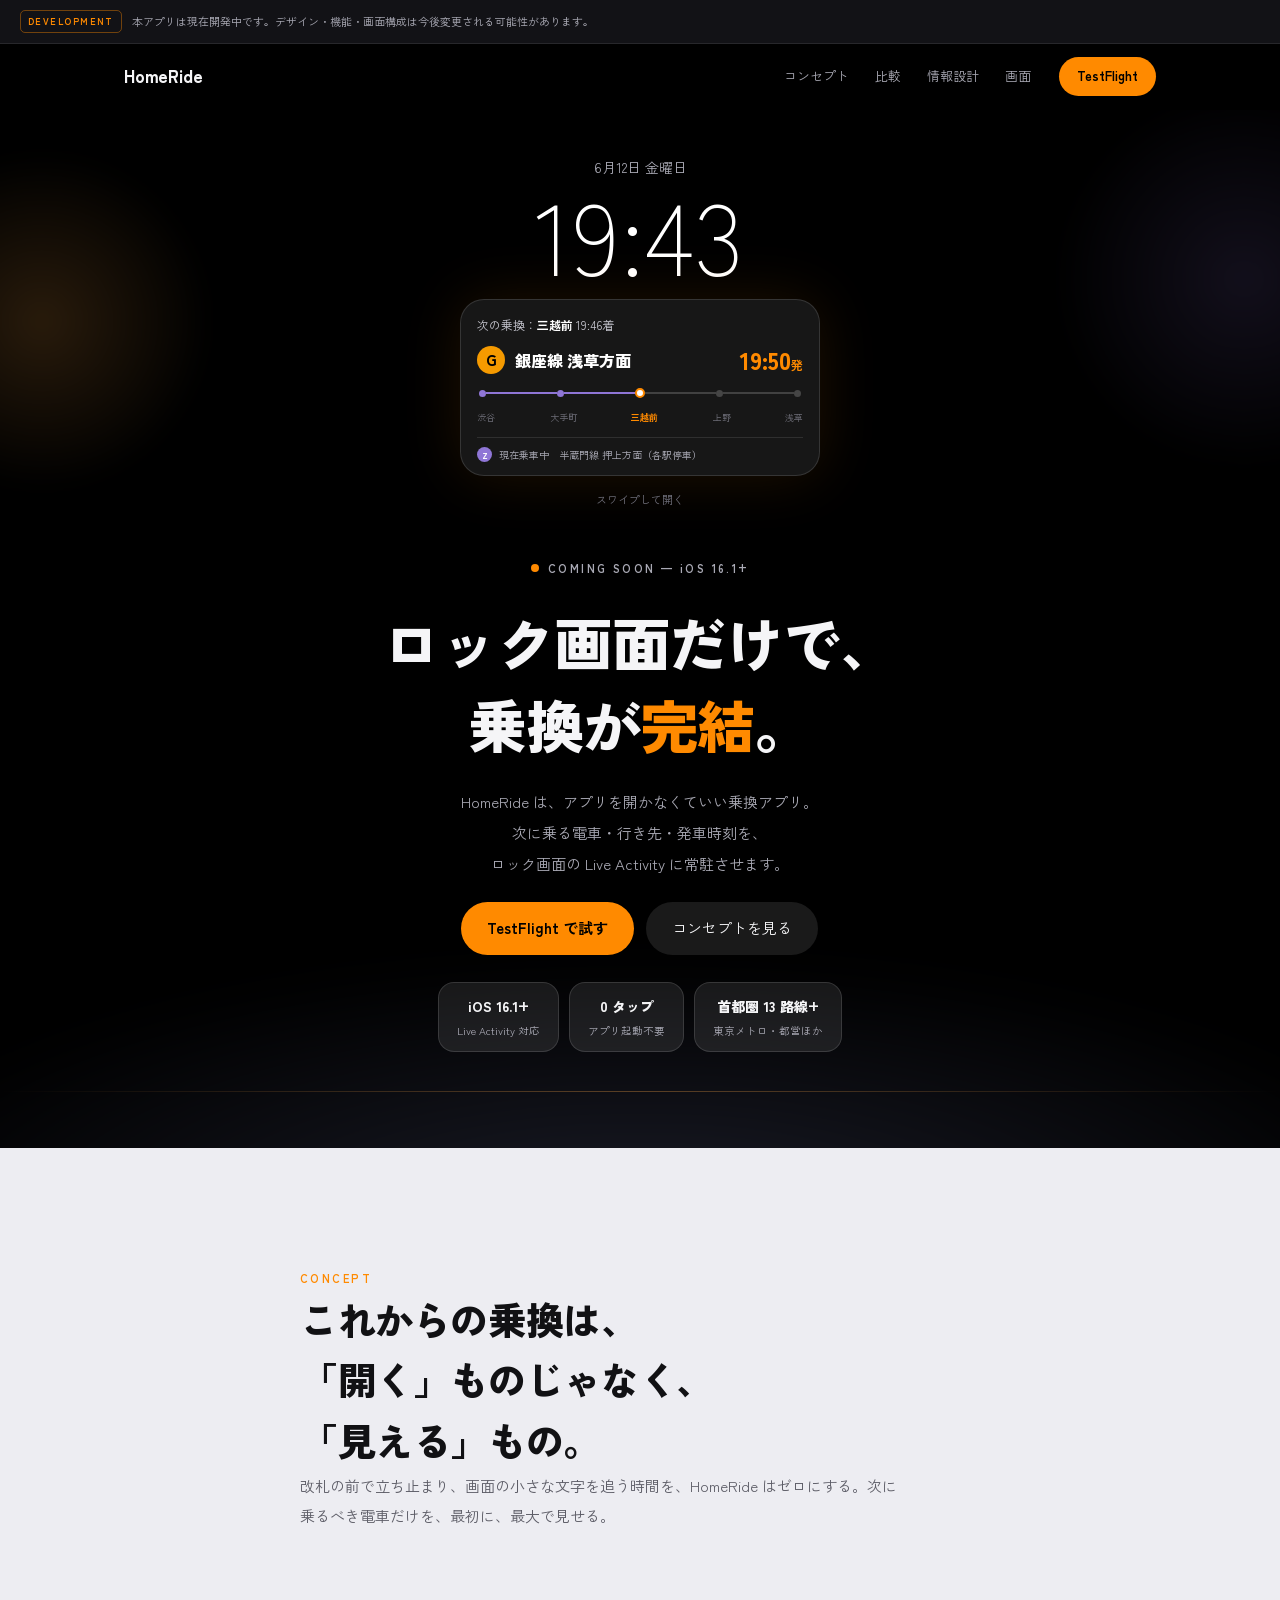
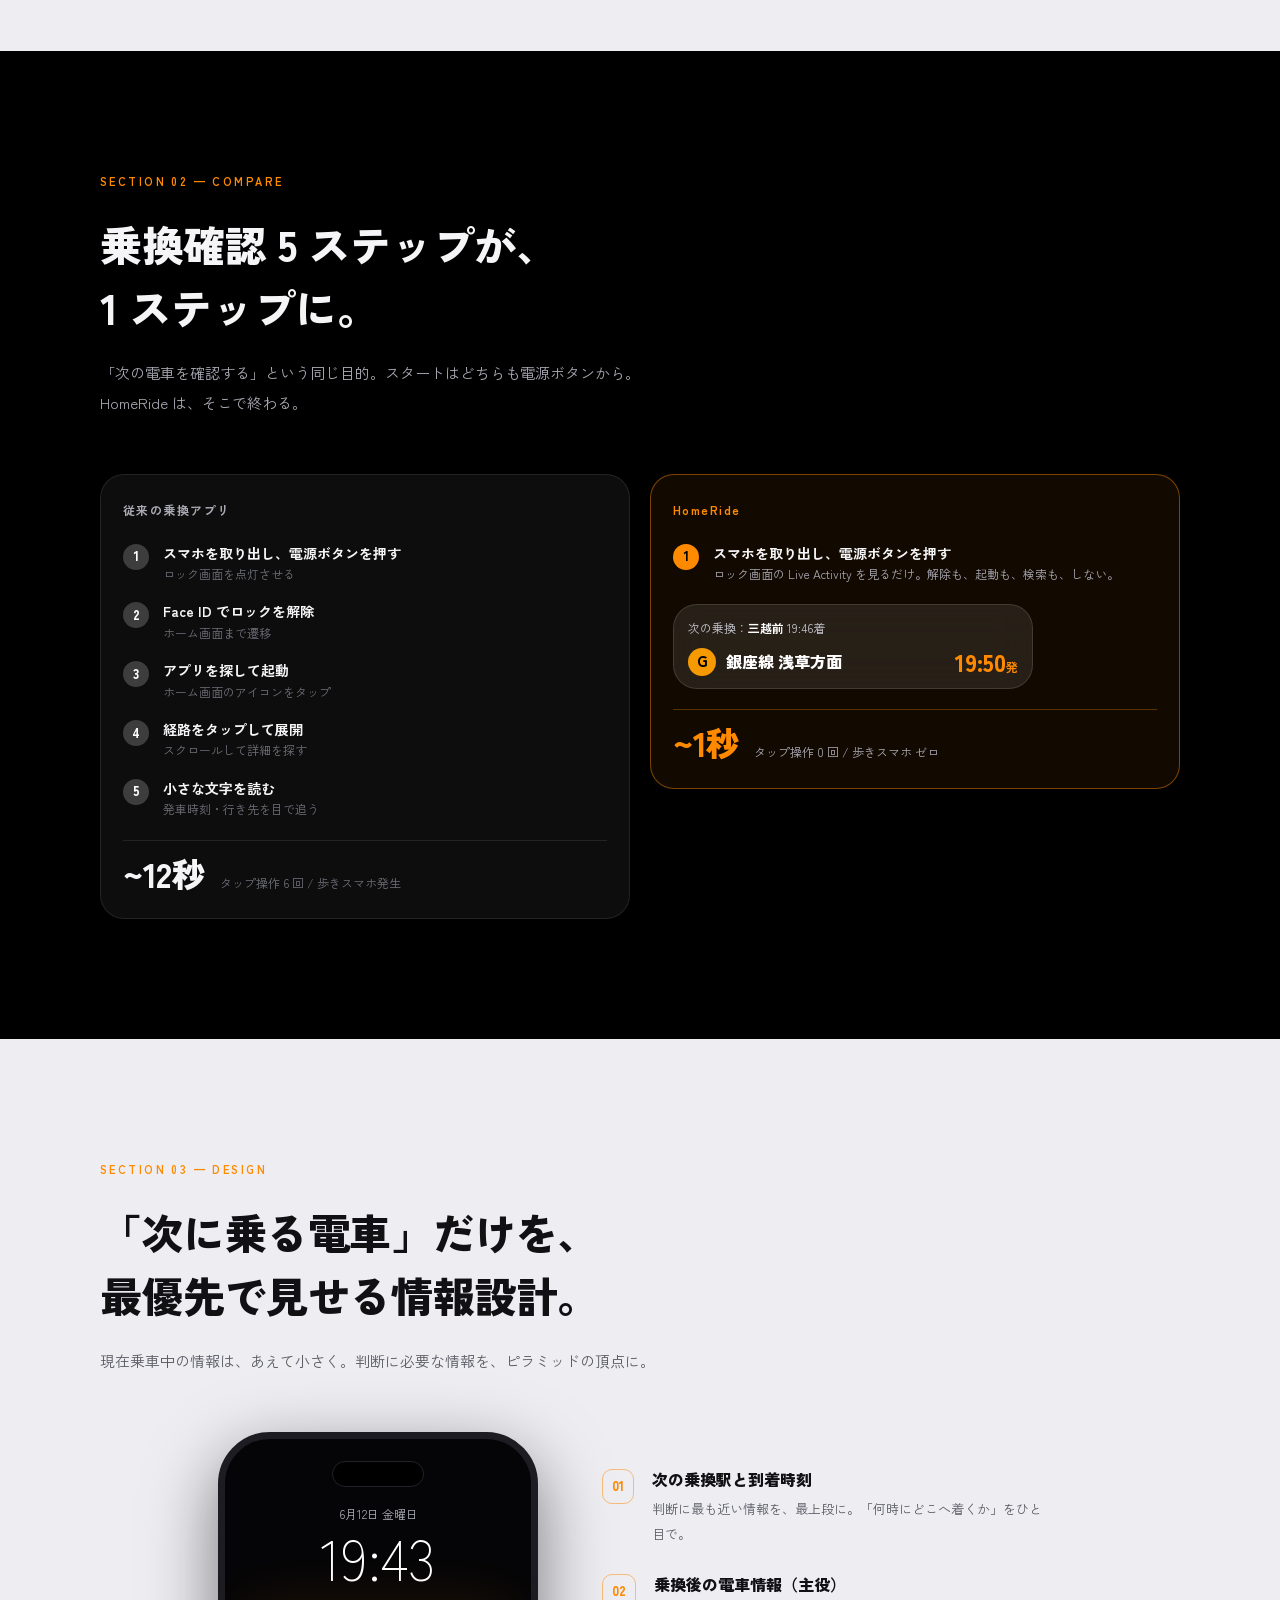
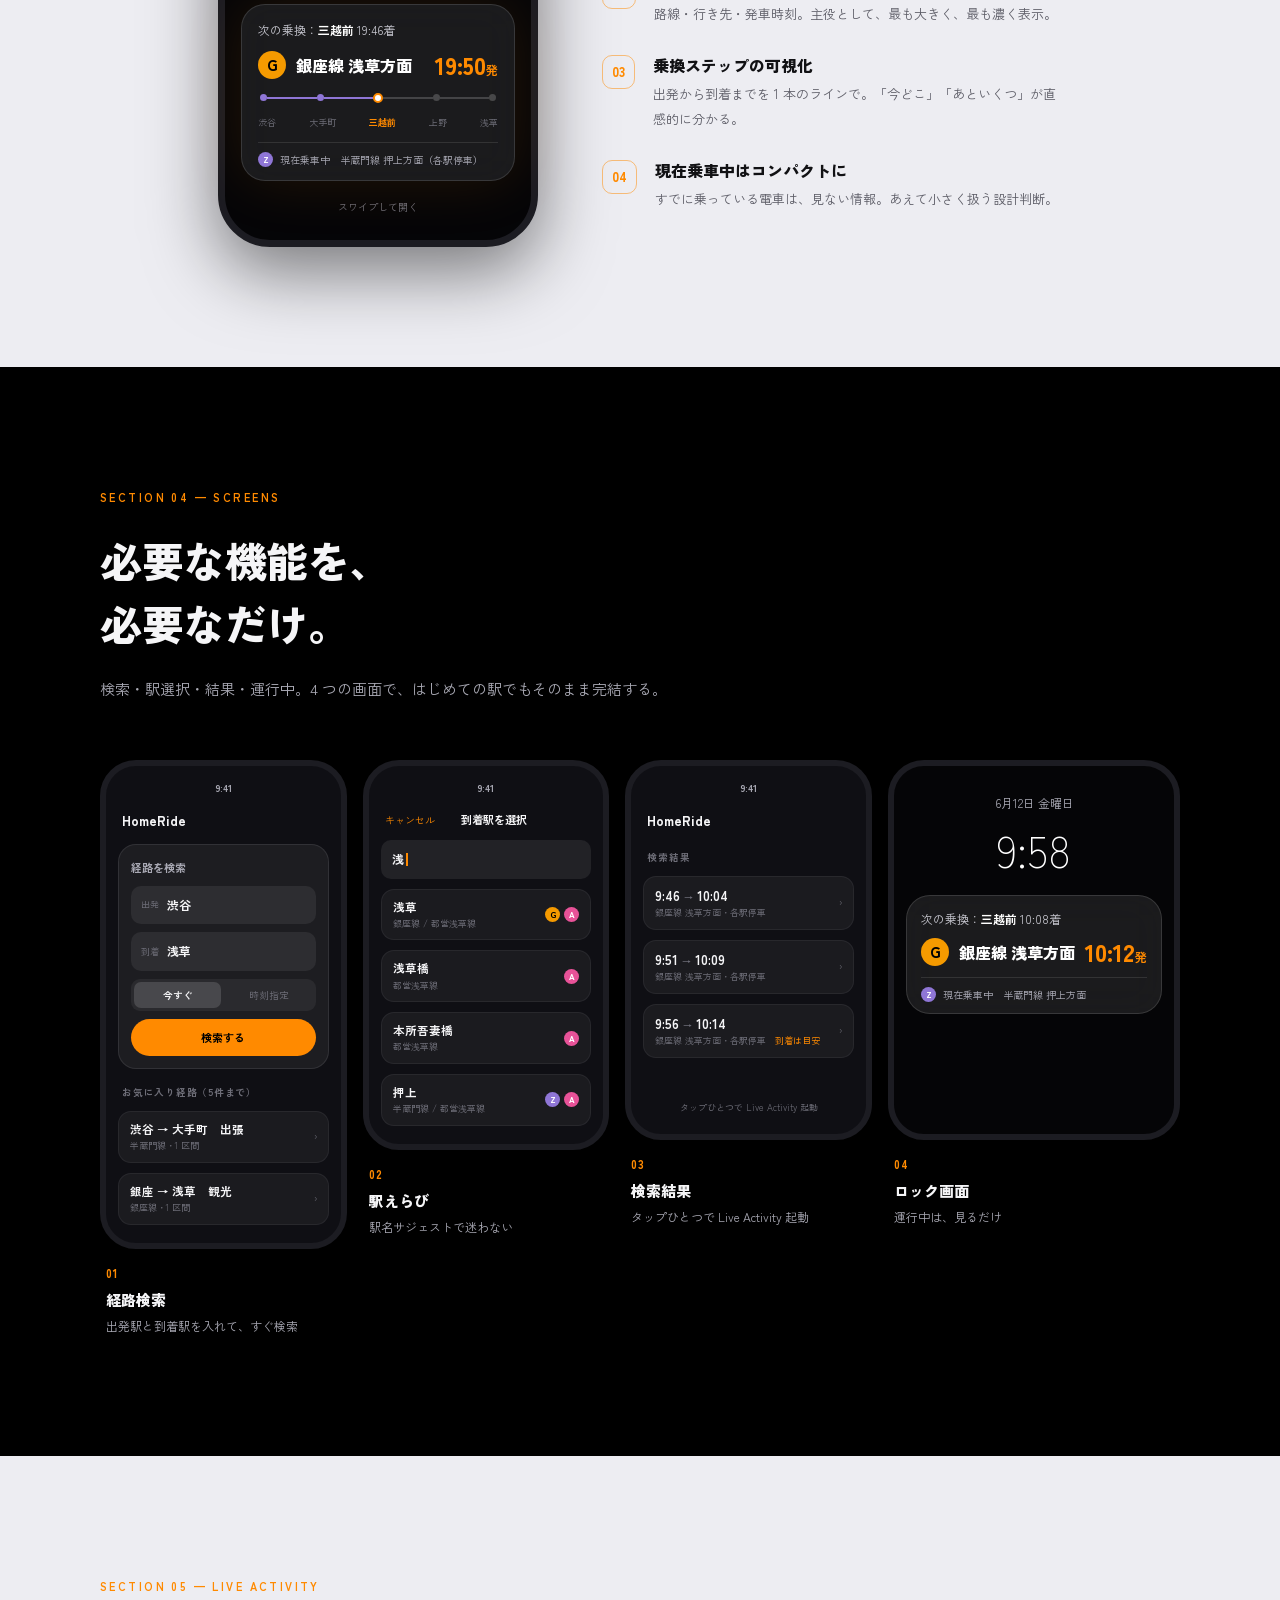
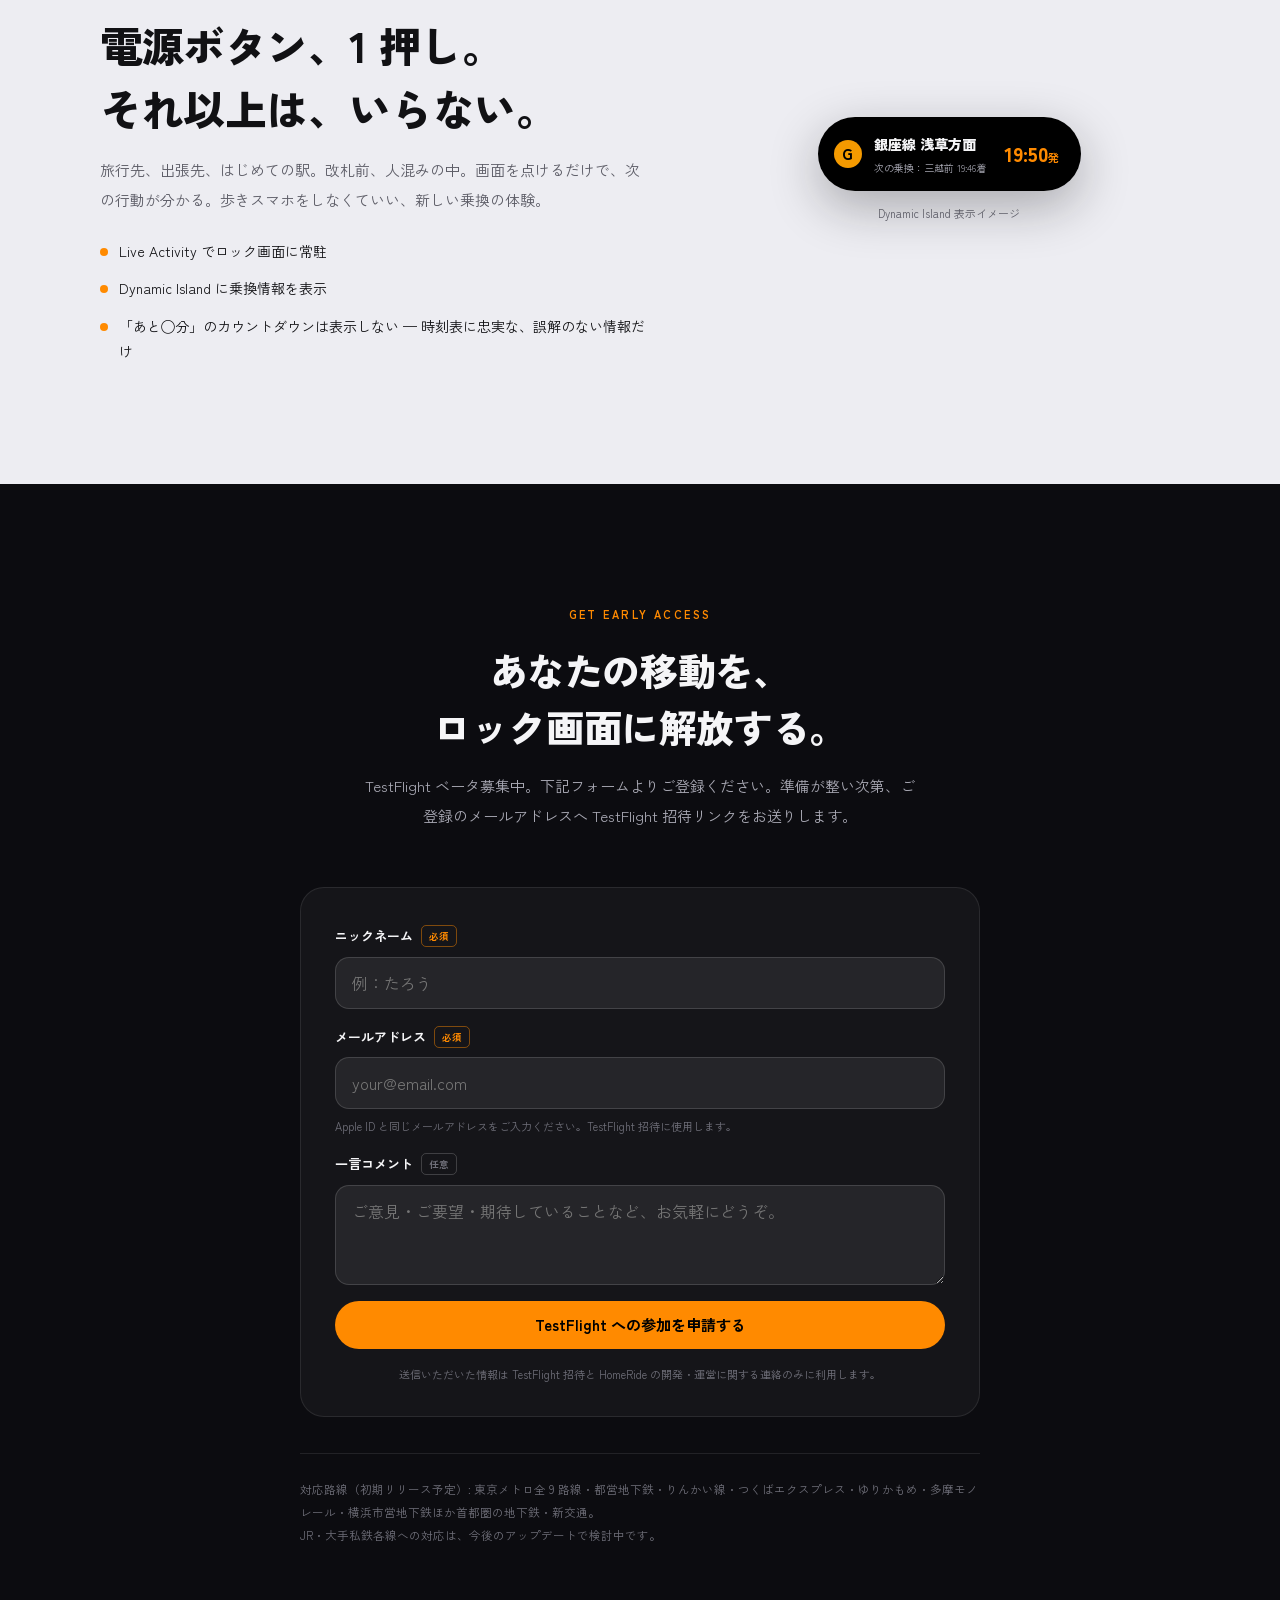
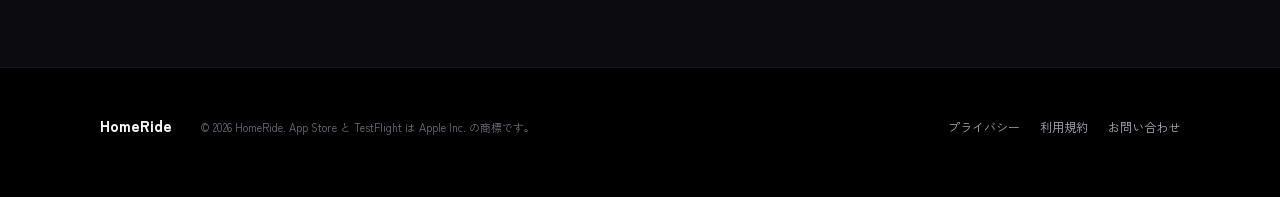
<file: homeride/index.html>
<!DOCTYPE html>
<html lang="ja">
<head>
  <meta charset="utf-8">
  <meta name="viewport" content="width=device-width,initial-scale=1,viewport-fit=cover">
  <title>HomeRide — ロック画面だけで、乗換が完結。</title>
  <meta name="description" content="HomeRide は Live Activity を活かした iOS 向け乗換支援アプリ。アプリを開かず、ロック画面のひと目で次に乗る電車・行き先・発車時刻が分かる。">
  <meta name="theme-color" content="#000000">
  <link rel="canonical" href="https://nakaicode.com/homeride/">

  <!-- OGP / SNS シェア -->
  <meta property="og:title" content="HomeRide — ロック画面だけで、乗換が完結。">
  <meta property="og:description" content="HomeRide は Live Activity を活かした iOS 向け乗換支援アプリ。アプリを開かず、ロック画面のひと目で次に乗る電車・行き先・発車時刻が分かる。">
  <meta property="og:type" content="website">
  <meta property="og:url" content="https://nakaicode.com/homeride/">
  <meta property="og:image" content="https://nakaicode.com/homeride/og-image.png">
  <meta name="twitter:card" content="summary_large_image">
  <meta name="twitter:title" content="HomeRide — ロック画面だけで、乗換が完結。">
  <meta name="twitter:description" content="HomeRide は Live Activity を活かした iOS 向け乗換支援アプリ。アプリを開かず、ロック画面のひと目で次に乗る電車・行き先・発車時刻が分かる。">
  <meta name="twitter:image" content="https://nakaicode.com/homeride/og-image.png">

  <!-- ファビコン（外部ファイルを増やさないインライン SVG） -->
  <link rel="icon" href="data:image/svg+xml,%3Csvg xmlns='http://www.w3.org/2000/svg' viewBox='0 0 32 32'%3E%3Crect width='32' height='32' rx='7' fill='%23000000'/%3E%3Ctext x='16' y='24' font-family='Arial,Helvetica,sans-serif' font-size='23' font-weight='900' fill='%23ff8a00' text-anchor='middle'%3EH%3C/text%3E%3C/svg%3E">

  <link rel="preconnect" href="https://fonts.googleapis.com">
  <link rel="preconnect" href="https://fonts.gstatic.com" crossorigin>
  <link href="https://fonts.googleapis.com/css2?family=Zen+Kaku+Gothic+New:wght@300;400;700;900&display=swap" rel="stylesheet">
  <link rel="stylesheet" href="styles.css">
  <script src="script.js" defer></script>
  <!-- Cloudflare Web Analytics -->
  <script defer src="https://static.cloudflareinsights.com/beacon.min.js" data-cf-beacon='{"token": "6529c88c9a9143898b3ee3b7a2c66ebc"}'></script>
  <!-- End Cloudflare Web Analytics -->
</head>
<body id="top">

  <!-- ======= 開発中注記 ======= -->
  <div class="notice" role="note">
    <span class="notice__tag">DEVELOPMENT</span>
    <p class="notice__text">本アプリは現在開発中です。デザイン・機能・画面構成は今後変更される可能性があります。</p>
  </div>

  <!-- ======= ナビ ======= -->
  <header class="nav">
    <div class="nav__inner">
      <a class="nav__logo" href="#top">HomeRide</a>
      <nav class="nav__links" aria-label="ページ内ナビゲーション">
        <a href="#concept">コンセプト</a>
        <a href="#compare">比較</a>
        <a href="#breakdown">情報設計</a>
        <a href="#screens">画面</a>
      </nav>
      <a class="btn btn--primary btn--sm" href="#testflight">TestFlight</a>
    </div>
  </header>

  <main>

    <!-- ======= HERO : ページ自体がロック画面 ======= -->
    <section class="hero" data-screen-label="ヒーロー（ロック画面）">
      <div class="hero__ambient" aria-hidden="true"><span></span><span></span><span></span></div>
      <div class="hero__edge" aria-hidden="true"></div>
      <div class="hero__stage" aria-label="ロック画面の Live Activity 表示イメージ">
        <p class="hero__date">6月12日 金曜日</p>
        <p class="hero__clock">19:43</p>

        <div class="la-card la-card--hero">
          <p class="la-card__next">次の乗換：<strong>三越前</strong> 19:46着</p>
          <div class="la-card__main">
            <span class="line-badge line-badge--ginza" aria-hidden="true">G</span>
            <span class="la-card__train">銀座線 浅草方面</span>
            <span class="la-card__time">19:50<small>発</small></span>
          </div>
          <div class="route" aria-hidden="true">
            <span class="route__stop route__stop--done"></span><span class="route__seg route__seg--done"></span><span class="route__stop route__stop--done"></span><span class="route__seg route__seg--done"></span><span class="route__stop route__stop--next"></span><span class="route__seg"></span><span class="route__stop"></span><span class="route__seg"></span><span class="route__stop"></span>
          </div>
          <div class="route-labels" aria-hidden="true">
            <span>渋谷</span><span>大手町</span><span class="is-next">三越前</span><span>上野</span><span>浅草</span>
          </div>
          <div class="la-card__now">
            <span class="line-badge line-badge--sm line-badge--hanzomon" aria-hidden="true">Z</span>
            <span>現在乗車中　半蔵門線 押上方面（各駅停車）</span>
          </div>
        </div>

        <p class="hero__hint">スワイプして開く</p>
      </div>

      <div class="hero__copy">
        <p class="eyebrow"><span class="eyebrow__dot" aria-hidden="true"></span>COMING SOON — iOS 16.1+</p>
        <h1 class="hero__title">ロック画面だけで、<br>乗換が<em>完結</em>。</h1>
        <p class="hero__lead">HomeRide は、アプリを開かなくていい乗換アプリ。<br class="u-br">次に乗る電車・行き先・発車時刻を、<br class="u-br">ロック画面の Live Activity に常駐させます。</p>
        <div class="cta-row">
          <a class="btn btn--primary" href="#testflight">TestFlight で試す</a>
          <a class="btn btn--ghost" href="#concept">コンセプトを見る</a>
        </div>
        <ul class="stats">
          <li class="stats__item"><strong>iOS 16.1+</strong><span>Live Activity 対応</span></li>
          <li class="stats__item"><strong>0 タップ</strong><span>アプリ起動不要</span></li>
          <li class="stats__item"><strong>首都圏 13 路線+</strong><span>東京メトロ・都営ほか</span></li>
        </ul>
      </div>
    </section>

    <!-- ======= CONCEPT ======= -->
    <section id="concept" class="section section--light" data-screen-label="コンセプト">
      <div class="container container--narrow reveal">
        <p class="eyebrow eyebrow--accent">CONCEPT</p>
        <h2 class="section__title">これからの乗換は、<br>「開く」ものじゃなく、<br>「見える」もの。</h2>
        <p class="section__lead">改札の前で立ち止まり、画面の小さな文字を追う時間を、HomeRide はゼロにする。次に乗るべき電車だけを、最初に、最大で見せる。</p>
      </div>
    </section>

    <!-- ======= COMPARE ======= -->
    <section id="compare" class="section section--dark" data-screen-label="従来アプリ比較">
      <div class="container">
        <div class="section__head reveal">
          <p class="eyebrow eyebrow--accent">SECTION 02 — COMPARE</p>
          <h2 class="section__title">乗換確認 5 ステップが、<br>1 ステップに。</h2>
          <p class="section__lead">「次の電車を確認する」という同じ目的。スタートはどちらも電源ボタンから。HomeRide は、そこで終わる。</p>
        </div>

        <div class="compare">
          <!-- 従来 -->
          <div class="compare__card reveal">
            <p class="compare__label">従来の乗換アプリ</p>
            <ol class="steps">
              <li class="steps__item"><span class="steps__num">1</span><div><strong>スマホを取り出し、電源ボタンを押す</strong><span>ロック画面を点灯させる</span></div></li>
              <li class="steps__item"><span class="steps__num">2</span><div><strong>Face ID でロックを解除</strong><span>ホーム画面まで遷移</span></div></li>
              <li class="steps__item"><span class="steps__num">3</span><div><strong>アプリを探して起動</strong><span>ホーム画面のアイコンをタップ</span></div></li>
              <li class="steps__item"><span class="steps__num">4</span><div><strong>経路をタップして展開</strong><span>スクロールして詳細を探す</span></div></li>
              <li class="steps__item"><span class="steps__num">5</span><div><strong>小さな文字を読む</strong><span>発車時刻・行き先を目で追う</span></div></li>
            </ol>
            <div class="compare__result">
              <strong class="compare__metric">~12秒</strong>
              <span>タップ操作 6 回 / 歩きスマホ発生</span>
            </div>
          </div>

          <!-- HomeRide -->
          <div class="compare__card compare__card--hr reveal">
            <p class="compare__label compare__label--hr">HomeRide</p>
            <ol class="steps">
              <li class="steps__item"><span class="steps__num steps__num--hr">1</span><div><strong>スマホを取り出し、電源ボタンを押す</strong><span>ロック画面の Live Activity を見るだけ。解除も、起動も、検索も、しない。</span></div></li>
            </ol>
            <div class="la-card la-card--mini" aria-label="Live Activity 表示イメージ">
              <p class="la-card__next">次の乗換：<strong>三越前</strong> 19:46着</p>
              <div class="la-card__main">
                <span class="line-badge line-badge--ginza" aria-hidden="true">G</span>
                <span class="la-card__train">銀座線 浅草方面</span>
                <span class="la-card__time">19:50<small>発</small></span>
              </div>
            </div>
            <div class="compare__result compare__result--hr">
              <strong class="compare__metric">~1秒</strong>
              <span>タップ操作 0 回 / 歩きスマホ ゼロ</span>
            </div>
          </div>
        </div>
      </div>
    </section>

    <!-- ======= 情報設計 ======= -->
    <section id="breakdown" class="section section--light" data-screen-label="情報設計">
      <div class="container">
        <div class="section__head reveal">
          <p class="eyebrow eyebrow--accent">SECTION 03 — DESIGN</p>
          <h2 class="section__title">「次に乗る電車」だけを、<br>最優先で見せる情報設計。</h2>
          <p class="section__lead">現在乗車中の情報は、あえて小さく。判断に必要な情報を、ピラミッドの頂点に。</p>
        </div>

        <div class="breakdown">
          <div class="breakdown__phone reveal">
            <div class="phone">
              <div class="phone__island" aria-hidden="true"></div>
              <p class="lock__date">6月12日 金曜日</p>
              <p class="lock__clock">19:43</p>
              <div class="la-card">
                <p class="la-card__next">次の乗換：<strong>三越前</strong> 19:46着</p>
                <div class="la-card__main">
                  <span class="line-badge line-badge--ginza" aria-hidden="true">G</span>
                  <span class="la-card__train">銀座線 浅草方面</span>
                  <span class="la-card__time">19:50<small>発</small></span>
                </div>
                <div class="route" aria-hidden="true">
                  <span class="route__stop route__stop--done"></span><span class="route__seg route__seg--done"></span><span class="route__stop route__stop--done"></span><span class="route__seg route__seg--done"></span><span class="route__stop route__stop--next"></span><span class="route__seg"></span><span class="route__stop"></span><span class="route__seg"></span><span class="route__stop"></span>
                </div>
                <div class="route-labels" aria-hidden="true">
                  <span>渋谷</span><span>大手町</span><span class="is-next">三越前</span><span>上野</span><span>浅草</span>
                </div>
                <div class="la-card__now">
                  <span class="line-badge line-badge--sm line-badge--hanzomon" aria-hidden="true">Z</span>
                  <span>現在乗車中　半蔵門線 押上方面（各駅停車）</span>
                </div>
              </div>
              <p class="lock__hint">スワイプして開く</p>
            </div>
          </div>

          <ol class="callouts reveal">
            <li class="callouts__item">
              <span class="callouts__num">01</span>
              <div><h3>次の乗換駅と到着時刻</h3><p>判断に最も近い情報を、最上段に。「何時にどこへ着くか」をひと目で。</p></div>
            </li>
            <li class="callouts__item">
              <span class="callouts__num">02</span>
              <div><h3>乗換後の電車情報（主役）</h3><p>路線・行き先・発車時刻。主役として、最も大きく、最も濃く表示。</p></div>
            </li>
            <li class="callouts__item">
              <span class="callouts__num">03</span>
              <div><h3>乗換ステップの可視化</h3><p>出発から到着までを 1 本のラインで。「今どこ」「あといくつ」が直感的に分かる。</p></div>
            </li>
            <li class="callouts__item">
              <span class="callouts__num">04</span>
              <div><h3>現在乗車中はコンパクトに</h3><p>すでに乗っている電車は、見ない情報。あえて小さく扱う設計判断。</p></div>
            </li>
          </ol>
        </div>
      </div>
    </section>

    <!-- ======= 4画面 ======= -->
    <section id="screens" class="section section--dark" data-screen-label="4画面紹介">
      <div class="container">
        <div class="section__head reveal">
          <p class="eyebrow eyebrow--accent">SECTION 04 — SCREENS</p>
          <h2 class="section__title">必要な機能を、<br>必要なだけ。</h2>
          <p class="section__lead">検索・駅選択・結果・運行中。4 つの画面で、はじめての駅でもそのまま完結する。</p>
        </div>

        <div class="shots reveal">

          <!-- 01 経路検索 -->
          <figure class="shot">
            <div class="app">
              <p class="app__status">9:41</p>
              <p class="app__brand">HomeRide</p>
              <div class="app__panel">
                <p class="app__panel-title">経路を検索</p>
                <div class="app__field"><span class="app__field-label">出発</span><span class="app__field-value">渋谷</span></div>
                <div class="app__field"><span class="app__field-label">到着</span><span class="app__field-value">浅草</span></div>
                <div class="app__seg"><span class="is-on">今すぐ</span><span>時刻指定</span></div>
                <p class="app__cta">検索する</p>
              </div>
              <p class="app__list-head">お気に入り経路（5件まで）</p>
              <div class="app__row"><div><strong>渋谷 → 大手町　出張</strong><span>半蔵門線・1 区間</span></div><span class="app__chev" aria-hidden="true">›</span></div>
              <div class="app__row"><div><strong>銀座 → 浅草　観光</strong><span>銀座線・1 区間</span></div><span class="app__chev" aria-hidden="true">›</span></div>
            </div>
            <figcaption class="shot__cap"><span class="shot__num">01</span><strong>経路検索</strong><span>出発駅と到着駅を入れて、すぐ検索</span></figcaption>
          </figure>

          <!-- 02 駅えらび -->
          <figure class="shot">
            <div class="app">
              <p class="app__status">9:41</p>
              <div class="app__bar"><span class="app__bar-cancel">キャンセル</span><span class="app__bar-title">到着駅を選択</span></div>
              <div class="app__search"><span>浅</span><span class="app__caret" aria-hidden="true"></span></div>
              <div class="app__row"><div><strong>浅草</strong><span>銀座線 / 都営浅草線</span></div><span class="app__badges"><span class="line-badge line-badge--sm line-badge--ginza">G</span><span class="line-badge line-badge--sm line-badge--asakusa">A</span></span></div>
              <div class="app__row"><div><strong>浅草橋</strong><span>都営浅草線</span></div><span class="app__badges"><span class="line-badge line-badge--sm line-badge--asakusa">A</span></span></div>
              <div class="app__row"><div><strong>本所吾妻橋</strong><span>都営浅草線</span></div><span class="app__badges"><span class="line-badge line-badge--sm line-badge--asakusa">A</span></span></div>
              <div class="app__row"><div><strong>押上</strong><span>半蔵門線 / 都営浅草線</span></div><span class="app__badges"><span class="line-badge line-badge--sm line-badge--hanzomon">Z</span><span class="line-badge line-badge--sm line-badge--asakusa">A</span></span></div>
            </div>
            <figcaption class="shot__cap"><span class="shot__num">02</span><strong>駅えらび</strong><span>駅名サジェストで迷わない</span></figcaption>
          </figure>

          <!-- 03 検索結果 -->
          <figure class="shot">
            <div class="app">
              <p class="app__status">9:41</p>
              <p class="app__brand">HomeRide</p>
              <p class="app__list-head">検索結果</p>
              <div class="app__row app__row--result"><div><strong>9:46 <span class="app__arrow">→</span> 10:04</strong><span>銀座線 浅草方面・各駅停車</span></div><span class="app__chev" aria-hidden="true">›</span></div>
              <div class="app__row app__row--result"><div><strong>9:51 <span class="app__arrow">→</span> 10:09</strong><span>銀座線 浅草方面・各駅停車</span></div><span class="app__chev" aria-hidden="true">›</span></div>
              <div class="app__row app__row--result"><div><strong>9:56 <span class="app__arrow">→</span> 10:14</strong><span>銀座線 浅草方面・各駅停車　<em>到着は目安</em></span></div><span class="app__chev" aria-hidden="true">›</span></div>
              <p class="app__hint">タップひとつで Live Activity 起動</p>
            </div>
            <figcaption class="shot__cap"><span class="shot__num">03</span><strong>検索結果</strong><span>タップひとつで Live Activity 起動</span></figcaption>
          </figure>

          <!-- 04 ロック画面 -->
          <figure class="shot">
            <div class="app app--lock">
              <p class="lock__date">6月12日 金曜日</p>
              <p class="lock__clock lock__clock--sm">9:58</p>
              <div class="la-card la-card--mini">
                <p class="la-card__next">次の乗換：<strong>三越前</strong> 10:08着</p>
                <div class="la-card__main">
                  <span class="line-badge line-badge--ginza" aria-hidden="true">G</span>
                  <span class="la-card__train">銀座線 浅草方面</span>
                  <span class="la-card__time">10:12<small>発</small></span>
                </div>
                <div class="la-card__now">
                  <span class="line-badge line-badge--sm line-badge--hanzomon" aria-hidden="true">Z</span>
                  <span>現在乗車中　半蔵門線 押上方面</span>
                </div>
              </div>
            </div>
            <figcaption class="shot__cap"><span class="shot__num">04</span><strong>ロック画面</strong><span>運行中は、見るだけ</span></figcaption>
          </figure>

        </div>
        <p class="shots-hint" aria-hidden="true">← 横にスワイプ →</p>
      </div>
    </section>

    <!-- ======= LIVE ACTIVITY 訴求 ======= -->
    <section id="activity" class="section section--light" data-screen-label="Live Activity 訴求">
      <div class="container">
        <div class="activity">
          <div class="activity__copy reveal">
            <p class="eyebrow eyebrow--accent">SECTION 05 — LIVE ACTIVITY</p>
            <h2 class="section__title">電源ボタン、1 押し。<br>それ以上は、いらない。</h2>
            <p class="section__lead">旅行先、出張先、はじめての駅。改札前、人混みの中。画面を点けるだけで、次の行動が分かる。歩きスマホをしなくていい、新しい乗換の体験。</p>
            <ul class="features">
              <li><span class="features__dot" aria-hidden="true"></span>Live Activity でロック画面に常駐</li>
              <li><span class="features__dot" aria-hidden="true"></span>Dynamic Island に乗換情報を表示</li>
              <li><span class="features__dot" aria-hidden="true"></span>「あと◯分」のカウントダウンは表示しない — 時刻表に忠実な、誤解のない情報だけ</li>
            </ul>
          </div>
          <div class="activity__visual reveal">
            <div class="island-demo" aria-label="Dynamic Island 表示イメージ">
              <span class="line-badge line-badge--ginza" aria-hidden="true">G</span>
              <div class="island-demo__text"><strong>銀座線 浅草方面</strong><span>次の乗換：三越前 19:46着</span></div>
              <span class="island-demo__time">19:50<small>発</small></span>
            </div>
            <p class="island-demo__cap">Dynamic Island 表示イメージ</p>
          </div>
        </div>
      </div>
    </section>

    <!-- ======= TESTFLIGHT フォーム ======= -->
    <section id="testflight" class="section section--form" data-screen-label="TestFlight 登録">
      <div class="container container--narrow">
        <div class="section__head section__head--center reveal">
          <p class="eyebrow eyebrow--accent">GET EARLY ACCESS</p>
          <h2 class="section__title">あなたの移動を、<br>ロック画面に解放する。</h2>
          <p class="section__lead">TestFlight ベータ募集中。下記フォームよりご登録ください。準備が整い次第、ご登録のメールアドレスへ TestFlight 招待リンクをお送りします。</p>
        </div>

        <form class="form reveal" id="tf-form" action="https://formspree.io/f/xaqkoeod" method="POST">
          <label class="form__label">
            <span class="form__label-text">ニックネーム <em class="form__req">必須</em></span>
            <input class="form__input" type="text" name="nickname" required autocomplete="nickname" placeholder="例：たろう" maxlength="40">
          </label>
          <label class="form__label">
            <span class="form__label-text">メールアドレス <em class="form__req">必須</em></span>
            <input class="form__input" type="email" name="email" required autocomplete="email" inputmode="email" placeholder="your@email.com">
            <small class="form__help">Apple ID と同じメールアドレスをご入力ください。TestFlight 招待に使用します。</small>
          </label>
          <label class="form__label">
            <span class="form__label-text">一言コメント <em class="form__opt">任意</em></span>
            <textarea class="form__input form__input--area" name="comment" rows="3" placeholder="ご意見・ご要望・期待していることなど、お気軽にどうぞ。" maxlength="300"></textarea>
          </label>
          <input type="hidden" name="_subject" value="HomeRide TestFlight 申込">
          <input class="form__hp" type="text" name="_gotcha" tabindex="-1" autocomplete="off" aria-hidden="true">
          <button class="btn btn--primary btn--block" type="submit">TestFlight への参加を申請する</button>
          <p class="form__status" id="tf-status" role="status" aria-live="polite" hidden></p>
          <p class="form__note">送信いただいた情報は TestFlight 招待と HomeRide の開発・運営に関する連絡のみに利用します。</p>
        </form>

        <p class="route-note reveal">対応路線（初期リリース予定）: 東京メトロ全 9 路線・都営地下鉄・りんかい線・つくばエクスプレス・ゆりかもめ・多摩モノレール・横浜市営地下鉄ほか首都圏の地下鉄・新交通。<br>JR・大手私鉄各線への対応は、今後のアップデートで検討中です。</p>
      </div>
    </section>

  </main>

  <!-- ======= フッター ======= -->
  <footer class="footer" data-screen-label="フッター">
    <div class="container footer__inner">
      <p class="footer__logo">HomeRide</p>
      <p class="footer__legal">© 2026 HomeRide. App Store と TestFlight は Apple Inc. の商標です。</p>
      <nav class="footer__links" aria-label="フッターリンク">
        <a href="#">プライバシー</a>
        <a href="#">利用規約</a>
        <a href="#">お問い合わせ</a>
      </nav>
    </div>
  </footer>

</body>
</html>
</file>
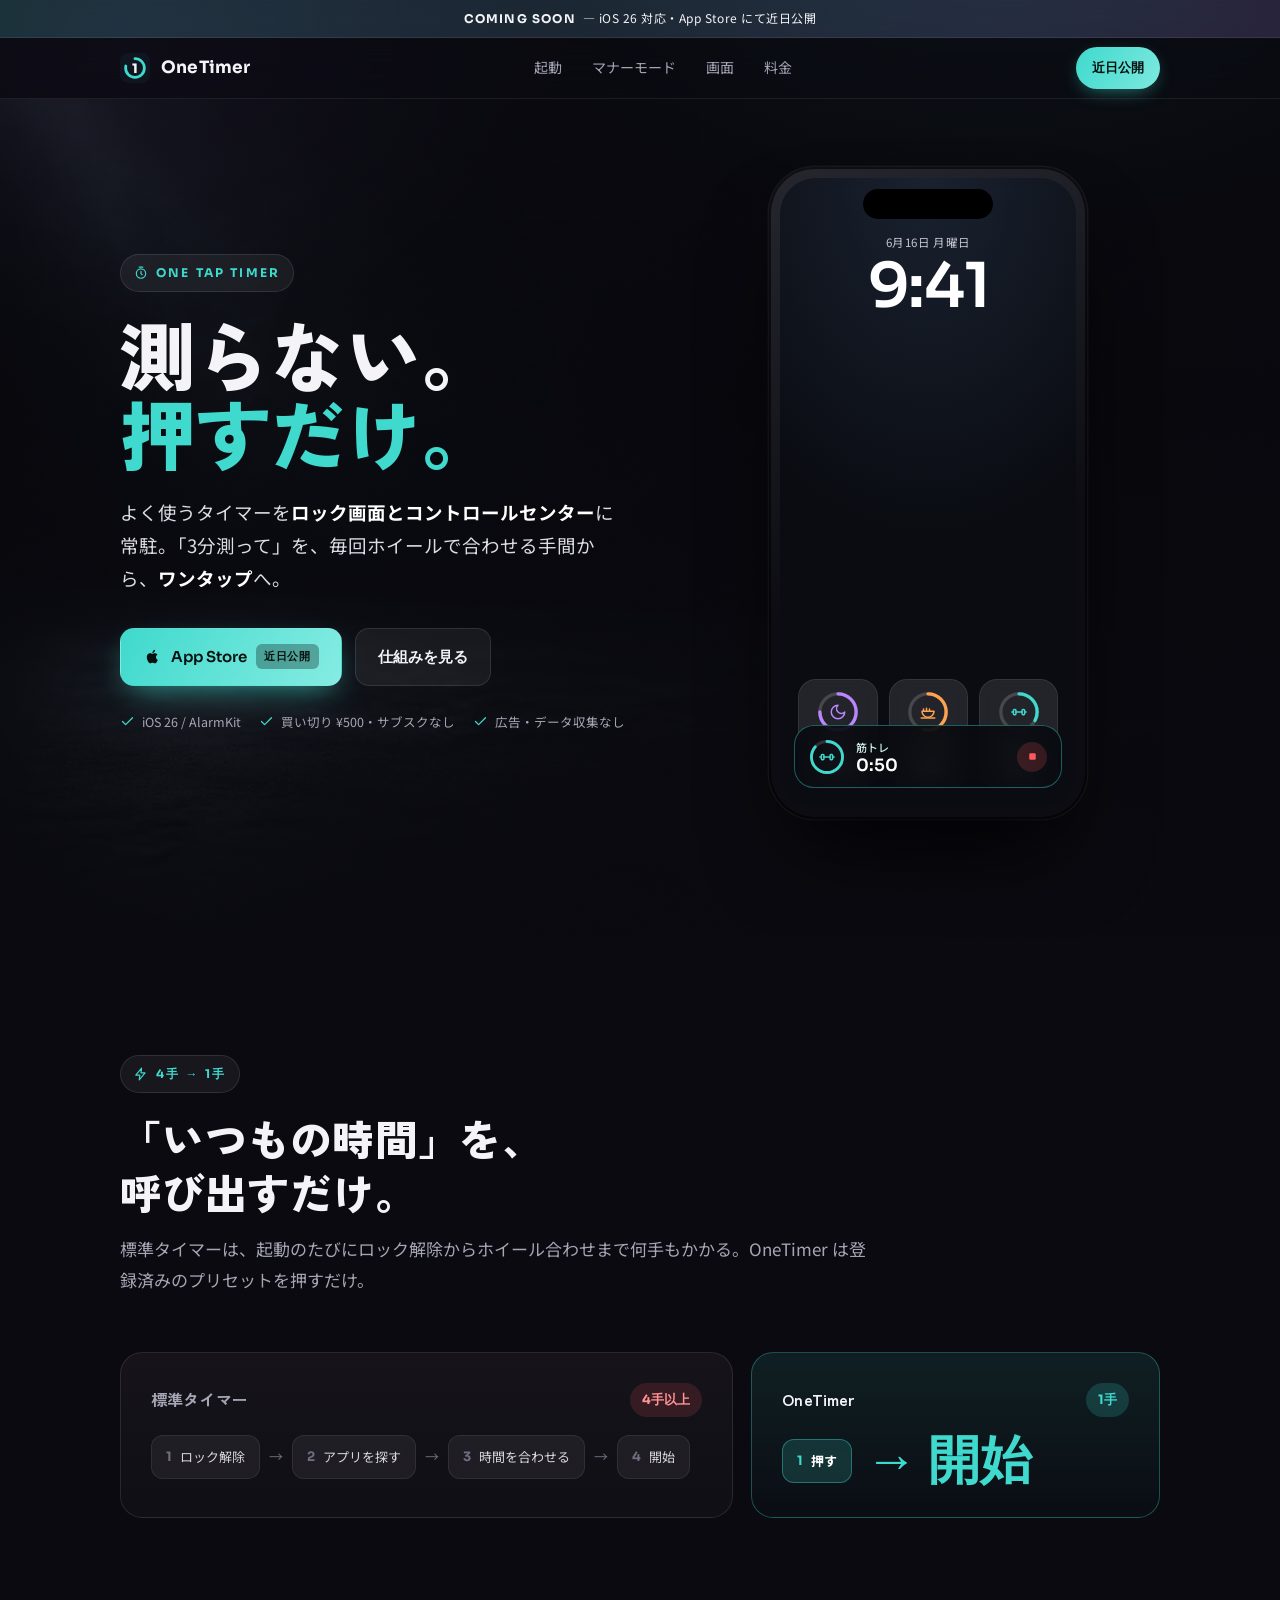
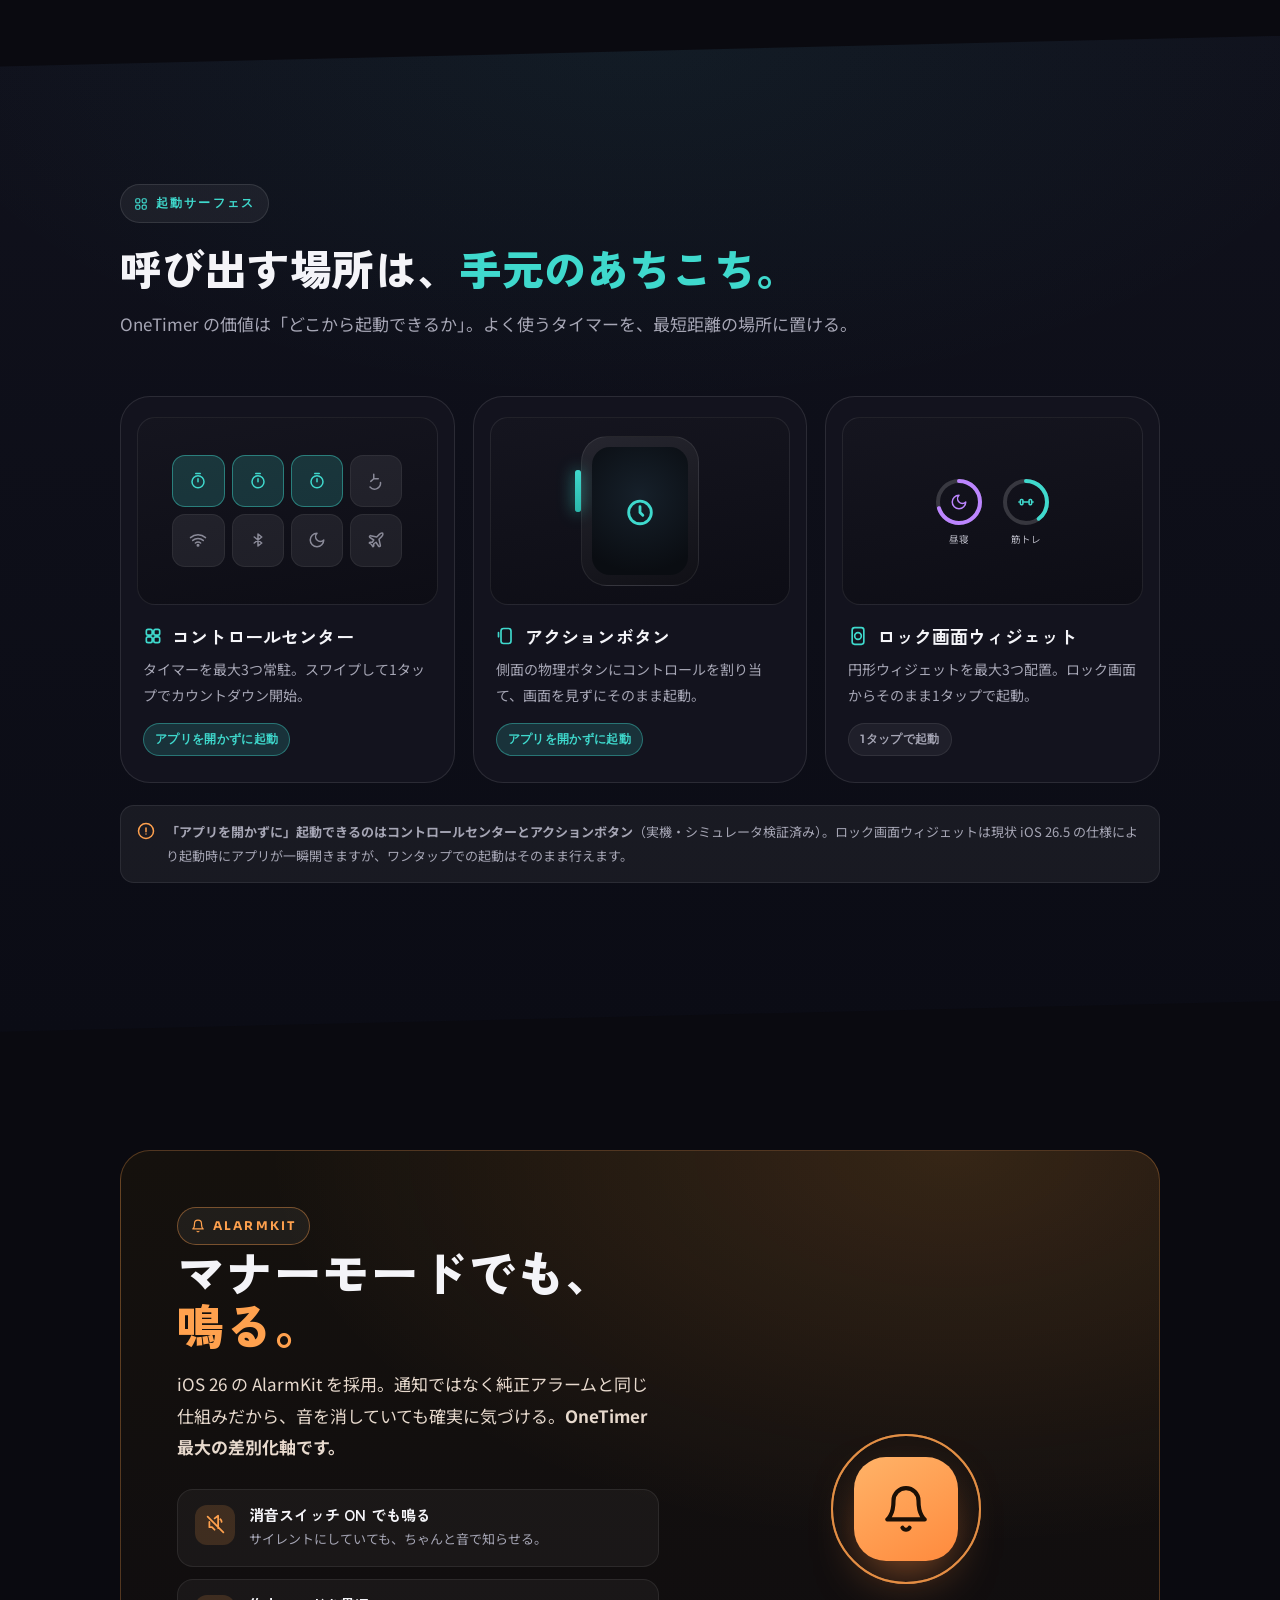
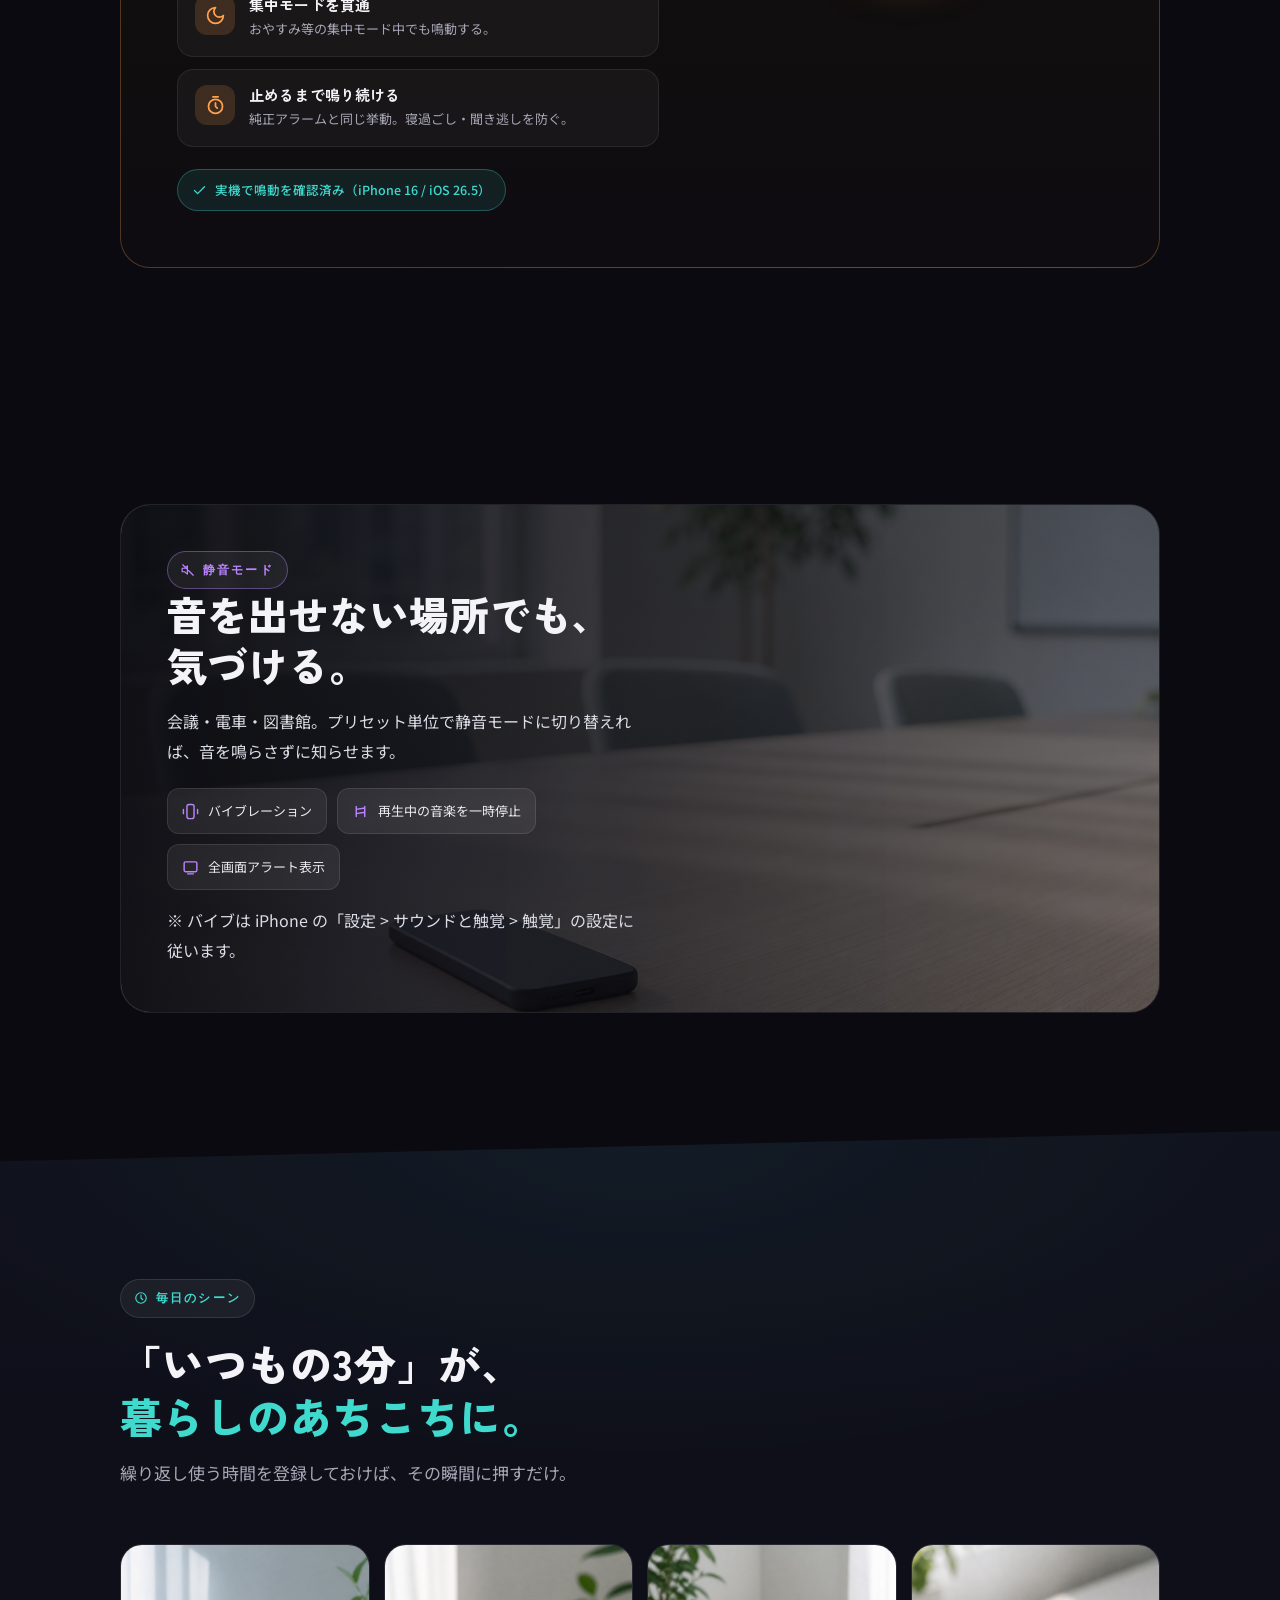
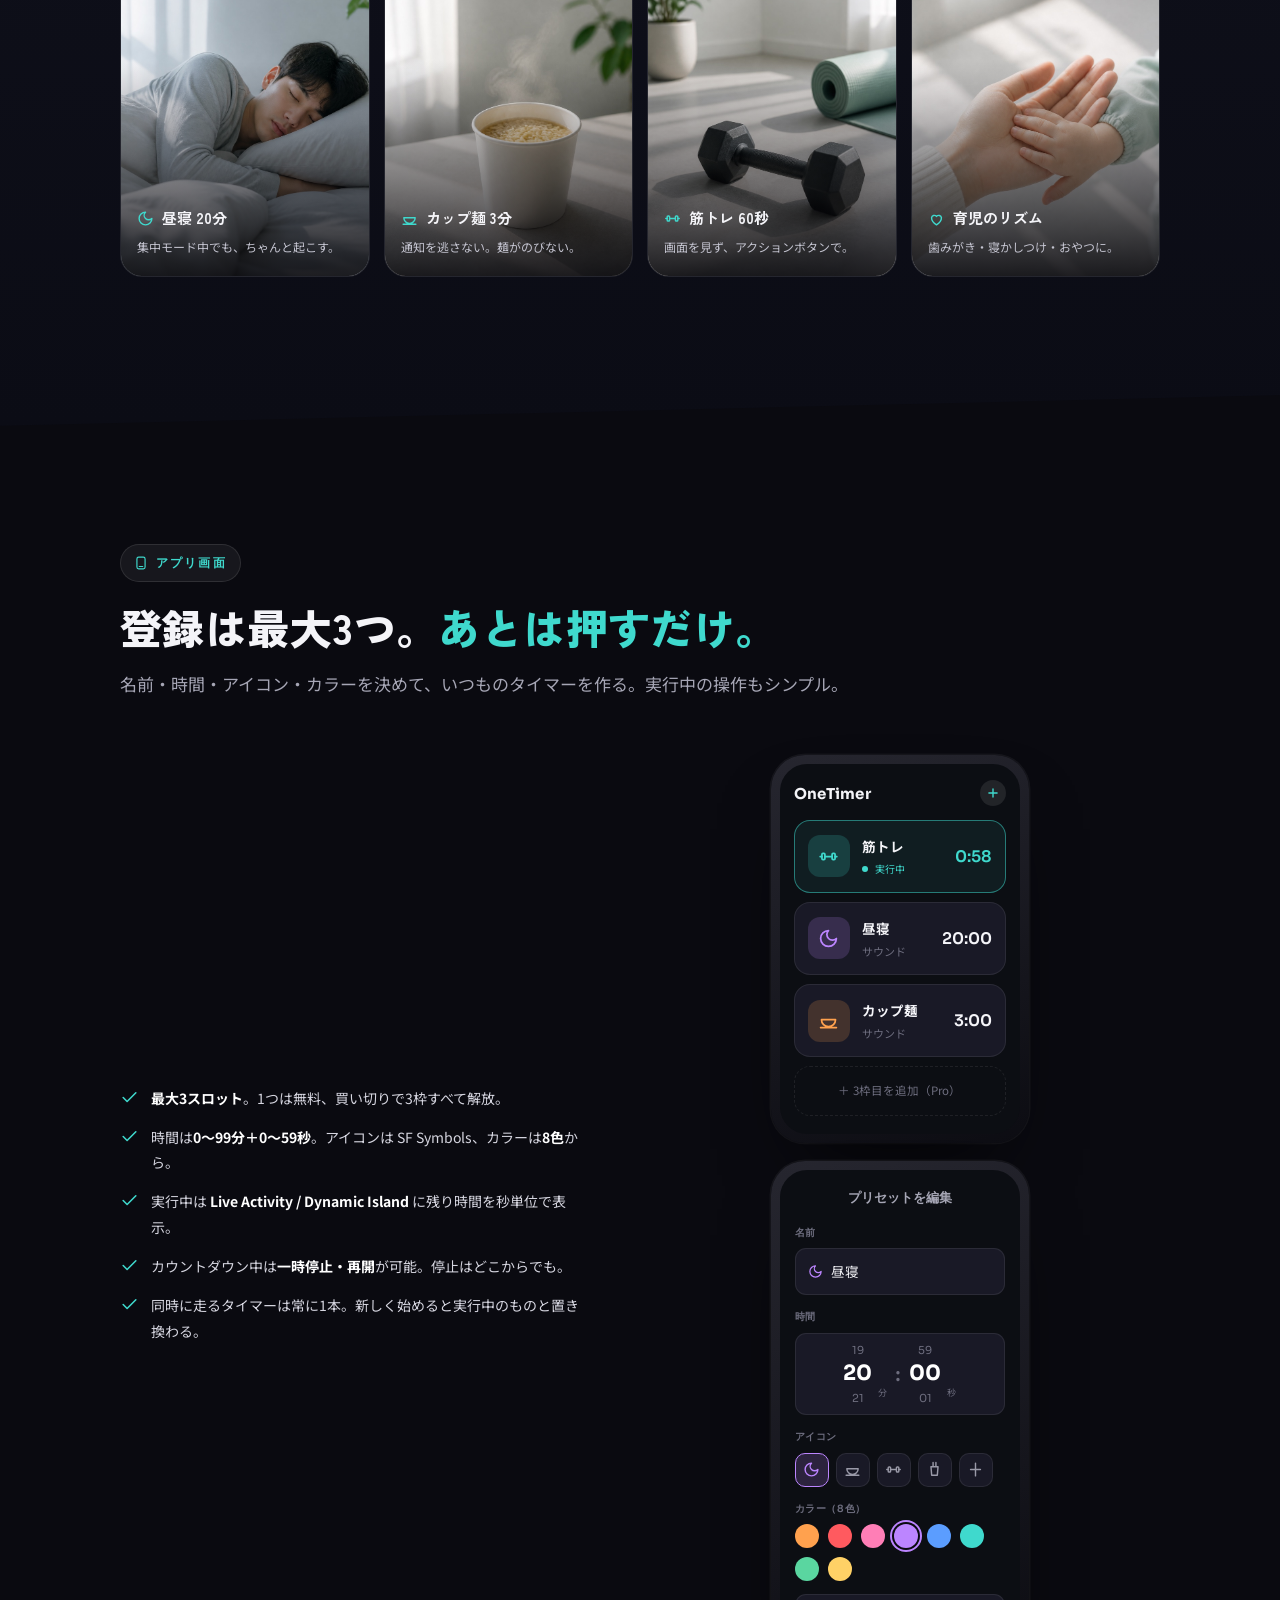
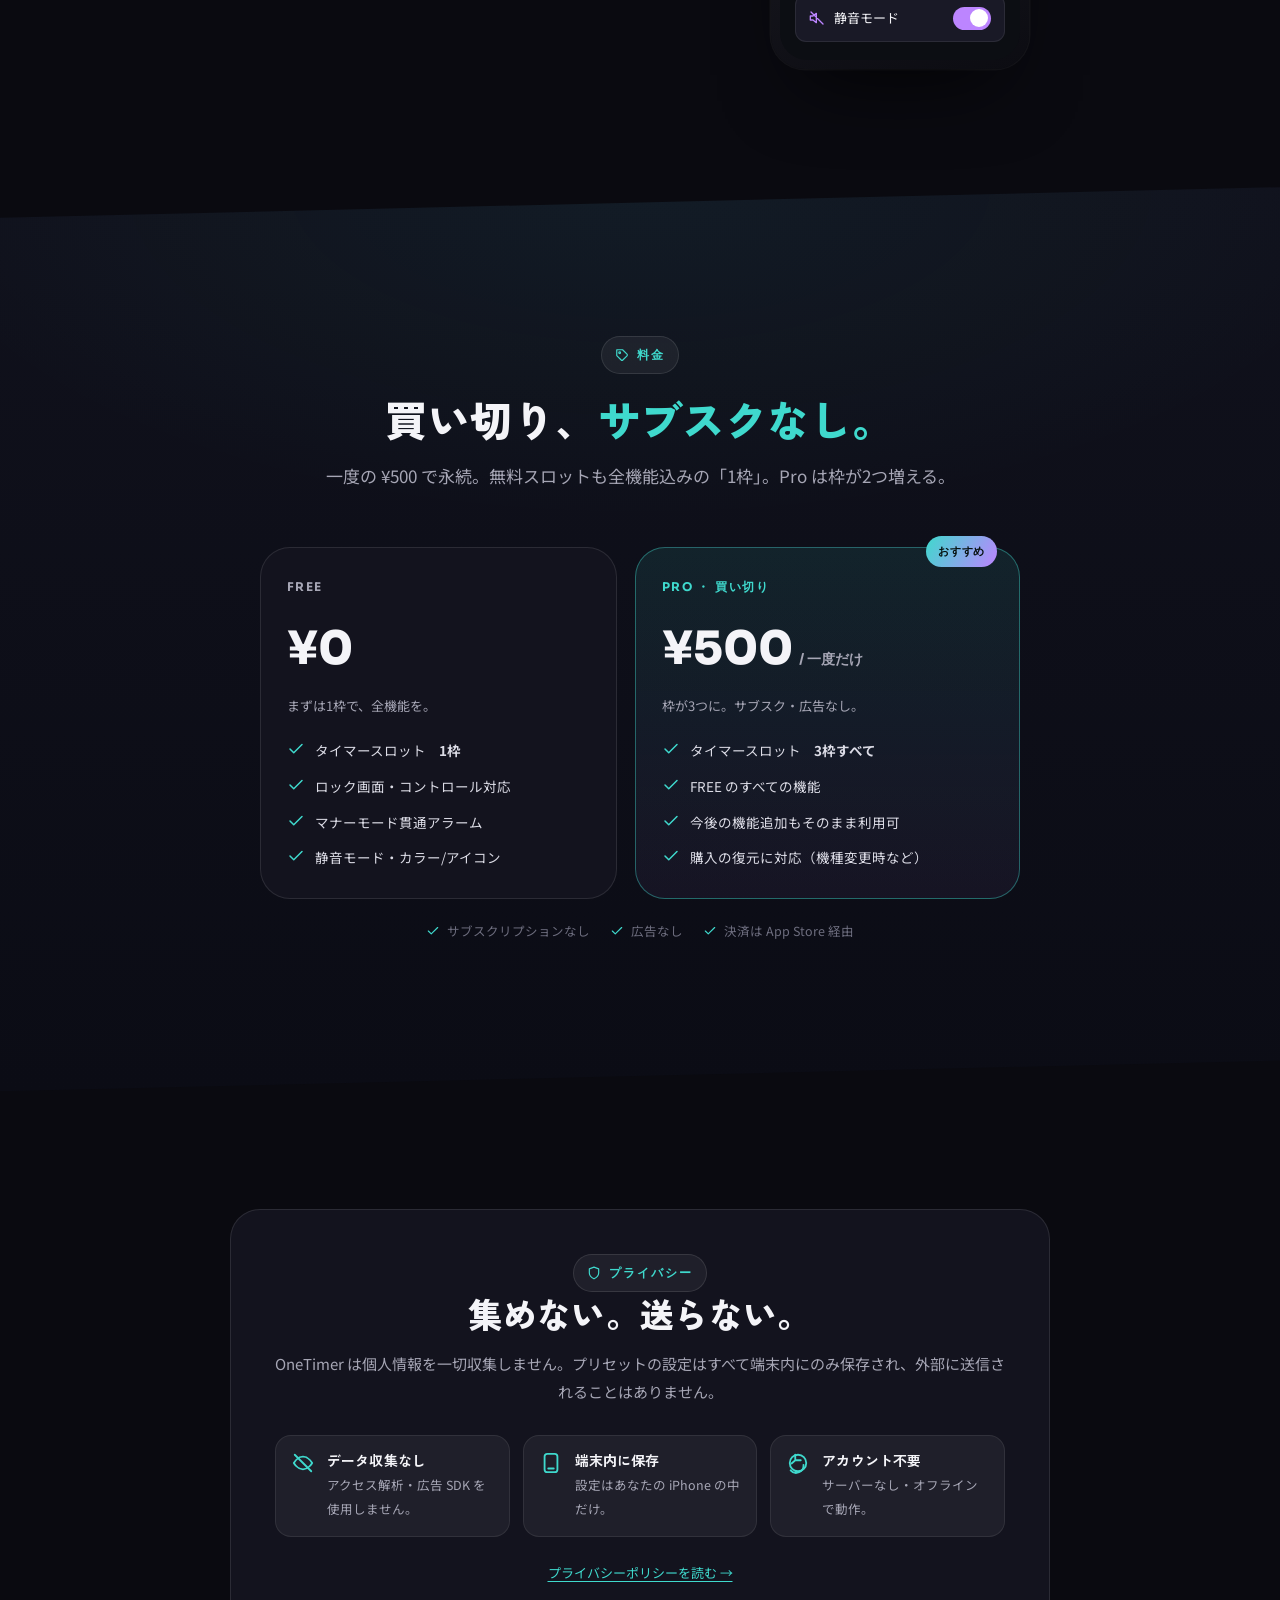
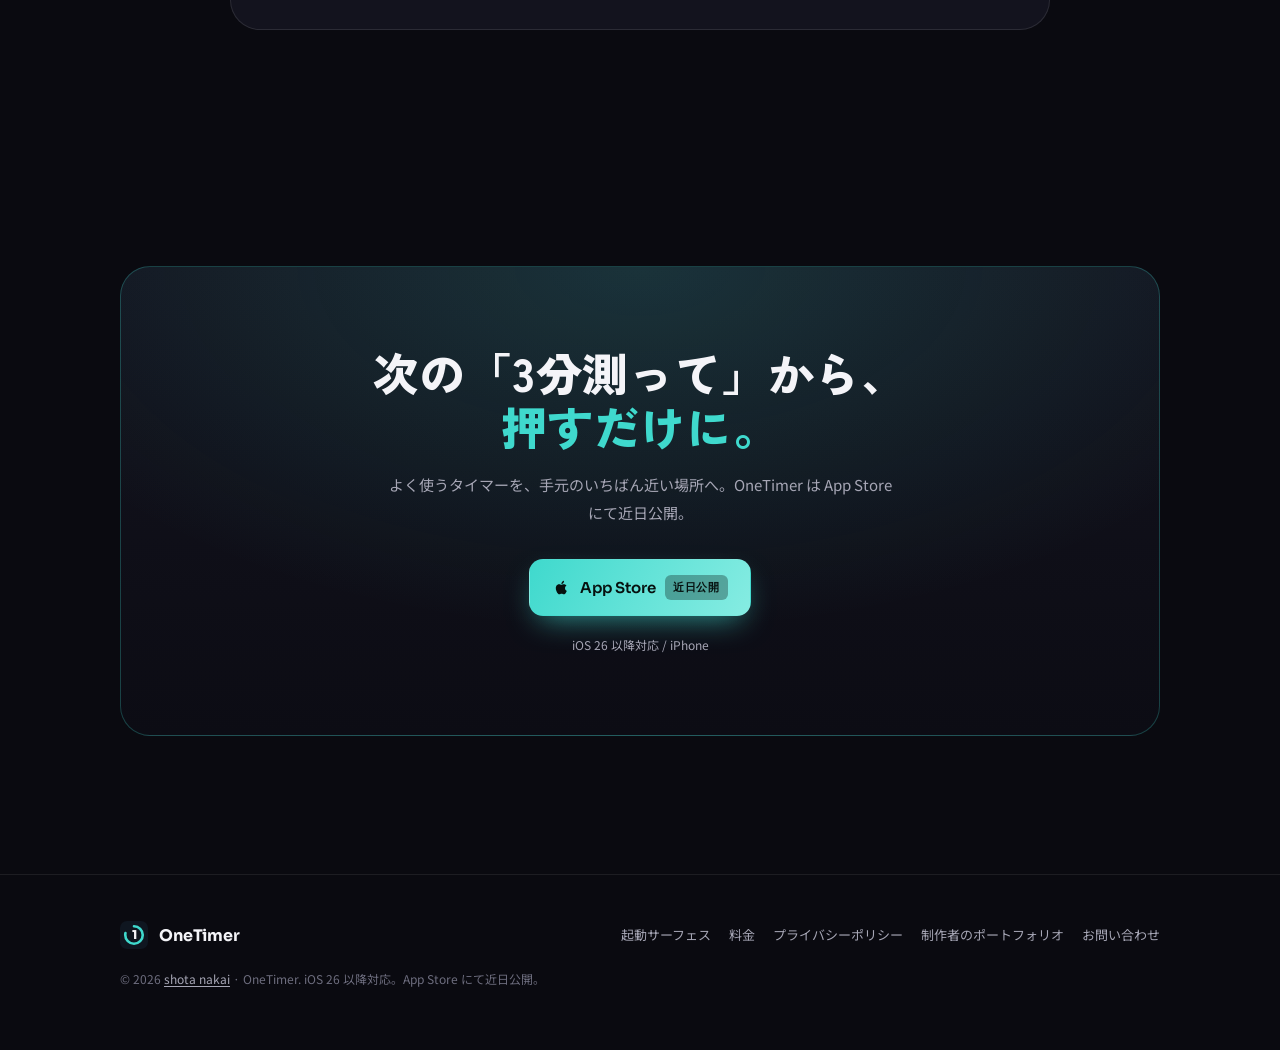
<file: onetimer/index.html>
<!DOCTYPE html>
<html lang="ja">
<head>
  <meta charset="utf-8">
  <meta name="viewport" content="width=device-width,initial-scale=1,viewport-fit=cover">
  <title>OneTimer — 測らない。押すだけ。</title>
  <meta name="description" content="OneTimer は、よく使うタイマーをロック画面・コントロールセンターからワンタップで起動できる iOS アプリ。iOS 26 の AlarmKit でマナーモード・集中モードでも鳴る。買い切り ¥500、サブスク・広告なし。">
  <meta name="theme-color" content="#0a0a10">
  <link rel="canonical" href="https://nakaicode.com/onetimer/">

  <!-- OGP / SNS シェア -->
  <meta property="og:title" content="OneTimer — 測らない。押すだけ。">
  <meta property="og:description" content="よく使うタイマーをロック画面・コントロールセンターからワンタップで起動。AlarmKit でマナーモードでも鳴る iOS アプリ。買い切り ¥500・サブスクなし。">
  <meta property="og:type" content="website">
  <meta property="og:url" content="https://nakaicode.com/onetimer/">
  <meta property="og:image" content="https://nakaicode.com/onetimer/images/og-image.png">
  <meta name="twitter:card" content="summary_large_image">
  <meta name="twitter:title" content="OneTimer — 測らない。押すだけ。">
  <meta name="twitter:description" content="よく使うタイマーをロック画面・コントロールセンターからワンタップで起動。AlarmKit でマナーモードでも鳴る iOS アプリ。">
  <meta name="twitter:image" content="https://nakaicode.com/onetimer/images/og-image.png">

  <!-- ファビコン: ミントの円リングに「1」(アプリアイコンのモチーフ) -->
  <link rel="icon" href="data:image/svg+xml,%3Csvg xmlns='http://www.w3.org/2000/svg' viewBox='0 0 32 32'%3E%3Crect width='32' height='32' rx='7' fill='%230a0a10'/%3E%3Ccircle cx='16' cy='16' r='10' fill='none' stroke='%233fd9cd' stroke-width='3' stroke-linecap='round' stroke-dasharray='49 63' transform='rotate(-90 16 16)'/%3E%3Ctext x='16' y='21' font-family='Helvetica,Arial,sans-serif' font-size='14' font-weight='800' fill='%23f4f4f8' text-anchor='middle'%3E1%3C/text%3E%3C/svg%3E">

  <link rel="preconnect" href="https://fonts.googleapis.com">
  <link rel="preconnect" href="https://fonts.gstatic.com" crossorigin>
  <link href="https://fonts.googleapis.com/css2?family=Noto+Sans+JP:wght@400;500;700&family=Sora:wght@500;600;700;800&family=Zen+Kaku+Gothic+New:wght@500;700;900&display=swap" rel="stylesheet">

<style>
/* ============================================================
   OneTimer LP
   ダーク #0a0a10 × ミント(アプリアイコンのリング) を主アクセント。
   起動サーフェスのUIモックは純CSS/SVG。実写は背景・シーン・静音のみ。
   モバイルファースト / 素のHTML・CSS・JS / ビルド工程なし
   ============================================================ */
:root{
  --bg:#0a0a10;
  --bg-2:#0c0c14;
  --surface:#13131e;
  --surface-2:#191926;
  --glass:rgba(255,255,255,.055);
  --glass-strong:rgba(255,255,255,.09);
  --glass-border:rgba(255,255,255,.10);
  --hairline:rgba(255,255,255,.08);
  --text:#f4f4f8;
  --muted:#a6a6b5;
  --faint:#6d6d7e;
  --mint:#3fd9cd;
  --mint-deep:#2bb6ab;
  --purple:#bc85ff;
  --purple-deep:#7a4fd0;
  --orange:#ffa14e;
  --red:#ff5a5f;
  --radius:22px;
  --radius-lg:30px;
  --maxw:1080px;
  --ease:cubic-bezier(.2,.7,.2,1);
}
*{box-sizing:border-box}
html{scroll-padding-top:96px}
@media (prefers-reduced-motion:no-preference){html{scroll-behavior:smooth}}
body{
  margin:0;background:var(--bg);color:var(--text);
  font-family:"Noto Sans JP","Hiragino Kaku Gothic ProN",sans-serif;
  font-size:15px;line-height:1.85;-webkit-font-smoothing:antialiased;
  text-size-adjust:100%;-webkit-text-size-adjust:100%;overflow-x:hidden;
}
p{margin:0;text-wrap:pretty}
h1,h2,h3,h4{margin:0;font-family:"Zen Kaku Gothic New",sans-serif;font-weight:900;line-height:1.28;letter-spacing:.01em}
ul,ol{margin:0;padding:0;list-style:none}
a{color:inherit;text-decoration:none}
strong{font-weight:700}
img{display:block;max-width:100%}
svg{display:block}
:focus-visible{outline:2px solid var(--mint);outline-offset:3px;border-radius:6px}

/* ---- 背景の質感: 微細グリッド + 上部グロー ---- */
body::before{
  content:"";position:fixed;inset:0;z-index:-2;pointer-events:none;
  background:
    radial-gradient(900px 520px at 78% -8%, rgba(63,217,205,.10), transparent 60%),
    radial-gradient(760px 520px at 10% 4%, rgba(188,133,255,.09), transparent 60%),
    var(--bg);
}
body::after{
  content:"";position:fixed;inset:0;z-index:-1;pointer-events:none;opacity:.35;
  background-image:linear-gradient(rgba(255,255,255,.025) 1px,transparent 1px),
                   linear-gradient(90deg,rgba(255,255,255,.025) 1px,transparent 1px);
  background-size:54px 54px;
  -webkit-mask-image:radial-gradient(120% 80% at 50% 0%,#000 30%,transparent 75%);
          mask-image:radial-gradient(120% 80% at 50% 0%,#000 30%,transparent 75%);
}

/* ---- レイアウト ---- */
.wrap{width:100%;max-width:var(--maxw);margin:0 auto;padding:0 20px}
section{position:relative;padding:clamp(64px,11vw,118px) 0}
/* ---- セクションの色区切り: 1つおきにトーンの違う斜めバンド ---- */
.band{
  --slant:clamp(16px,2.4vw,34px);
  position:relative;
  padding:calc(clamp(64px,11vw,118px) + var(--slant)) 0;
  background:
    radial-gradient(95% 60% at 50% 0%, rgba(63,217,205,.055), transparent 62%),
    linear-gradient(180deg,#10111c 0%,#0b0c15 100%);
  clip-path:polygon(0 var(--slant),100% 0,100% calc(100% - var(--slant)),0 100%);
}
.eyebrow{
  display:inline-flex;align-items:center;gap:8px;
  font-family:"Sora",sans-serif;font-weight:700;font-size:12px;letter-spacing:.18em;
  text-transform:uppercase;color:var(--mint);
  padding:7px 13px;border:1px solid var(--glass-border);border-radius:999px;
  background:var(--glass);
}
.eyebrow svg{width:14px;height:14px}
.sec-head{max-width:760px;margin:0 0 clamp(34px,5vw,56px)}
.sec-head h2{font-size:clamp(26px,5.4vw,42px);margin:18px 0 14px}
.sec-head p{color:var(--muted);font-size:clamp(15px,2.4vw,17px)}
.grad{background:linear-gradient(100deg,var(--mint),var(--purple));-webkit-background-clip:text;background-clip:text;color:transparent}
.amp{color:var(--mint)}

/* ============================================================ NAV */
.topbar{
  position:sticky;top:0;z-index:60;
  background:linear-gradient(90deg,rgba(63,217,205,.16),rgba(188,133,255,.16));
  border-bottom:1px solid var(--hairline);
  font-size:12px;color:var(--text);text-align:center;
  padding:7px 14px;letter-spacing:.04em;backdrop-filter:blur(8px)
}
.topbar b{font-family:"Sora",sans-serif;font-weight:700;letter-spacing:.1em}
.nav{
  position:sticky;top:33px;z-index:50;
  background:rgba(10,10,16,.72);backdrop-filter:blur(16px) saturate(1.4);
  -webkit-backdrop-filter:blur(16px) saturate(1.4);
  border-bottom:1px solid var(--hairline);
}
.nav__in{display:flex;align-items:center;justify-content:space-between;height:60px;gap:18px}
.brand{display:inline-flex;align-items:center;gap:11px;font-family:"Sora",sans-serif;font-weight:700;font-size:17px;letter-spacing:.01em}
.brand .mark{width:30px;height:30px;flex:none}
.nav__links{display:none;gap:30px;font-size:14px;color:var(--muted)}
.nav__links a:hover{color:var(--text)}
.nav__cta{
  font-family:"Sora",sans-serif;font-weight:600;font-size:13px;
  padding:9px 16px;border-radius:999px;white-space:nowrap;
  color:#06110f;background:linear-gradient(120deg,var(--mint),#7ee9df);
  box-shadow:0 6px 20px -8px rgba(63,217,205,.7)
}
@media(min-width:860px){.nav__links{display:flex}}

/* ============================================================ HERO */
.hero{padding-top:clamp(40px,7vw,68px);overflow:hidden}
.hero__bg{
  position:absolute;inset:0;z-index:-1;
  background:url("images/hero-bg.jpg") center 30%/cover no-repeat;
  opacity:.5;
}
.hero__bg::after{
  content:"";position:absolute;inset:0;
  background:
    linear-gradient(180deg,rgba(10,10,16,.72) 0%,rgba(10,10,16,.4) 36%,rgba(10,10,16,.9) 100%),
    radial-gradient(70% 60% at 28% 30%,transparent,rgba(10,10,16,.5));
}
.hero__grid{display:grid;grid-template-columns:1fr;gap:clamp(40px,7vw,64px);align-items:center}
.hero__copy{max-width:600px}
.hero h1{
  font-size:clamp(40px,10.5vw,76px);line-height:1.04;letter-spacing:-.01em;margin:22px 0 0;
}
.hero h1 .l2{display:block}
.hero h1 .push{color:var(--mint)}
.hero__lead{margin:24px 0 0;color:#dcdce6;font-size:clamp(15px,2.7vw,18.5px);line-height:1.8;max-width:30em}
.hero__lead b{color:#fff;font-weight:700}
.hero__cta{display:flex;flex-wrap:wrap;gap:13px;margin-top:32px;align-items:center}
.btn{
  display:inline-flex;align-items:center;justify-content:center;gap:9px;
  font-family:"Sora",sans-serif;font-weight:600;font-size:15px;
  padding:14px 22px;border-radius:14px;border:1px solid transparent;cursor:pointer;
  transition:transform .2s var(--ease),box-shadow .2s var(--ease)
}
.btn-primary{color:#06110f;background:linear-gradient(120deg,var(--mint),#86ece2);box-shadow:0 12px 30px -10px rgba(63,217,205,.65)}
.btn-primary:hover{transform:translateY(-2px);box-shadow:0 18px 40px -12px rgba(63,217,205,.8)}
.btn-primary svg{width:19px;height:19px}
.btn-ghost{color:var(--text);background:var(--glass);border-color:var(--glass-border)}
.btn-ghost:hover{background:var(--glass-strong)}
.btn[aria-disabled="true"]{cursor:default}
.soon-tag{font-size:11px;font-weight:700;letter-spacing:.06em;padding:2px 8px;border-radius:6px;background:rgba(6,17,15,.32);color:#06110f}
.hero__meta{display:flex;flex-wrap:wrap;gap:8px 18px;margin-top:24px;color:var(--muted);font-size:12.5px}
.hero__meta span{display:inline-flex;align-items:center;gap:7px}
.hero__meta svg{width:15px;height:15px;color:var(--mint)}
.hero__stage{display:flex;justify-content:center}

/* ============================================================ DEVICE (iPhone mock) */
.device{
  position:relative;width:clamp(258px,76vw,318px);aspect-ratio:1/2.05;flex:none;
  border-radius:46px;padding:11px;
  background:linear-gradient(160deg,#26262f,#0c0c12 60%);
  box-shadow:0 50px 90px -30px rgba(0,0,0,.85),0 0 0 1.5px rgba(255,255,255,.06),inset 0 0 0 2px rgba(0,0,0,.6);
}
.device__screen{
  position:relative;width:100%;height:100%;border-radius:36px;overflow:hidden;
  background:radial-gradient(120% 80% at 50% 0%,#1a2230,#0a0c12 70%);
  display:flex;flex-direction:column
}
.island{
  position:absolute;top:11px;left:50%;transform:translateX(-50%);
  width:96px;height:30px;background:#000;border-radius:18px;z-index:6;
}
/* ロック画面 */
.lock{padding:54px 18px 20px;display:flex;flex-direction:column;height:100%}
.lock__clock{text-align:center;color:#fff}
.lock__date{font-size:11.5px;color:#c7c7d2;letter-spacing:.03em}
.lock__time{font-family:"Sora",sans-serif;font-weight:600;font-size:62px;line-height:1;letter-spacing:-.02em;margin-top:2px}
.lock__widgets{margin-top:auto;display:grid;grid-template-columns:repeat(3,1fr);gap:11px}
.widget{
  position:relative;background:rgba(255,255,255,.10);border-radius:18px;
  padding:11px 6px 9px;text-align:center;backdrop-filter:blur(6px);
  border:1px solid rgba(255,255,255,.08)
}
.ring{position:relative;width:42px;height:42px;margin:0 auto 6px}
.ring svg{width:100%;height:100%}
.ring .ico{position:absolute;inset:0;display:grid;place-items:center}
.ring .ico svg{width:18px;height:18px}
.widget__name{font-size:10px;color:#e9e9f1;font-weight:500;white-space:nowrap;overflow:hidden;text-overflow:ellipsis}
.widget__time{font-family:"Sora",sans-serif;font-size:11px;font-weight:600;color:#fff}
.tap{position:absolute;width:54px;height:54px;border-radius:50%;border:2px solid var(--mint);left:50%;top:42%;transform:translate(-50%,-50%);opacity:0;pointer-events:none}
.fingertip{position:absolute;width:30px;height:30px;border-radius:50%;background:radial-gradient(circle at 35% 30%,rgba(255,255,255,.9),rgba(63,217,205,.35) 60%,transparent 72%);left:50%;top:42%;transform:translate(-50%,-50%) scale(.6);opacity:0;filter:blur(.3px);z-index:7}
/* 実行中の Live Activity ピル(ロック画面下に出現) */
.liveact{
  position:absolute;left:14px;right:14px;bottom:20px;z-index:8;
  background:rgba(8,10,14,.86);border:1px solid rgba(63,217,205,.4);
  border-radius:20px;padding:11px 14px;display:flex;align-items:center;gap:11px;
  backdrop-filter:blur(10px);transform:translateY(140%);opacity:0;
}
.liveact .ring{width:36px;height:36px;margin:0}
.liveact__txt{flex:1;min-width:0;text-align:left}
.liveact__name{font-size:11px;color:#cfeee9;font-weight:500}
.liveact__rem{font-family:"Sora",sans-serif;font-weight:600;font-size:17px;color:#fff;line-height:1.1}
.liveact__stop{width:30px;height:30px;border-radius:50%;background:rgba(255,90,95,.18);display:grid;place-items:center;flex:none}
.liveact__stop svg{width:13px;height:13px;color:var(--red)}

@media(min-width:900px){
  .hero__grid{grid-template-columns:1.05fr .95fr}
}

/* ============================================================ 手数比較 */
.compare{display:grid;grid-template-columns:1fr;gap:18px}
.cpanel{
  border:1px solid var(--glass-border);border-radius:var(--radius);
  padding:clamp(20px,3.4vw,30px);background:var(--surface);position:relative;overflow:hidden
}
.cpanel--old{background:linear-gradient(180deg,#16131a,#100f16)}
.cpanel--new{background:linear-gradient(180deg,rgba(63,217,205,.10),rgba(63,217,205,.02));border-color:rgba(63,217,205,.32)}
.cpanel__label{display:flex;align-items:center;justify-content:space-between;gap:12px;margin-bottom:18px}
.cpanel__label h3{font-size:16px;font-weight:700}
.cpanel--old h3{color:var(--muted)}
.taps{font-family:"Sora",sans-serif;font-weight:700;font-size:13px;padding:5px 12px;border-radius:999px}
.taps--old{background:rgba(255,90,95,.14);color:#ff9295}
.taps--new{background:rgba(63,217,205,.18);color:var(--mint)}
.steps{display:flex;flex-wrap:wrap;gap:9px;align-items:center}
.step{
  display:inline-flex;align-items:center;gap:8px;font-size:13px;color:#d6d6e0;
  padding:9px 14px;border-radius:12px;background:var(--glass);border:1px solid var(--hairline)
}
.step b{font-family:"Sora",sans-serif;color:var(--faint);font-weight:700}
.step--accent{background:rgba(63,217,205,.16);border-color:rgba(63,217,205,.4);color:#fff;font-weight:700}
.step--accent b{color:var(--mint)}
.arrow{color:var(--faint);font-size:14px}
.cpanel--new .big1{font-family:"Sora",sans-serif;font-weight:800;font-size:clamp(34px,7vw,52px);line-height:1;color:var(--mint);margin-left:4px}
@media(min-width:760px){.compare{grid-template-columns:1.35fr .9fr}}

/* ============================================================ 起動サーフェス */
.surfaces{display:grid;grid-template-columns:1fr;gap:18px}
.scard{
  border:1px solid var(--glass-border);border-radius:var(--radius-lg);
  background:var(--surface);padding:24px 22px 26px;display:flex;flex-direction:column;
  position:relative;overflow:hidden;transition:transform .3s var(--ease),border-color .3s var(--ease)
}
.scard:hover{transform:translateY(-4px);border-color:rgba(63,217,205,.35)}
.scard__viz{height:188px;margin:-4px -6px 20px;border-radius:18px;background:linear-gradient(170deg,#15151f,#0d0d15);border:1px solid var(--hairline);display:grid;place-items:center;overflow:hidden;position:relative}
.scard h3{font-size:18px;font-weight:700;display:flex;align-items:center;gap:9px}
.scard h3 svg{width:20px;height:20px;color:var(--mint)}
.scard p{color:var(--muted);font-size:14px;margin-top:9px}
.chip{align-self:flex-start;margin-top:14px;font-family:"Sora",sans-serif;font-size:11.5px;font-weight:600;letter-spacing:.03em;padding:5px 11px;border-radius:999px}
.chip--strong{background:rgba(63,217,205,.16);color:var(--mint);border:1px solid rgba(63,217,205,.4)}
.chip--soft{background:var(--glass);color:var(--muted);border:1px solid var(--hairline)}
.surface-note{margin-top:22px;display:flex;gap:11px;align-items:flex-start;color:var(--muted);font-size:13px;background:var(--glass);border:1px solid var(--hairline);border-radius:14px;padding:14px 16px}
.surface-note svg{width:18px;height:18px;color:var(--orange);flex:none;margin-top:2px}
@media(min-width:820px){.surfaces{grid-template-columns:repeat(3,1fr)}}

/* コントロールセンター ミニモック */
.ccmock{display:grid;grid-template-columns:repeat(4,1fr);gap:7px;width:80%;max-width:230px}
.cc{aspect-ratio:1;min-width:0;border-radius:13px;background:rgba(255,255,255,.07);border:1px solid rgba(255,255,255,.06);display:grid;place-items:center}
.cc svg{width:18px;height:18px;color:#8a8a98}
.cc--timer{background:rgba(63,217,205,.18);border-color:rgba(63,217,205,.45)}
.cc--timer svg{color:var(--mint)}
/* アクションボタン モック */
.abmock{position:relative;width:118px;height:150px}
.abphone{position:absolute;inset:0;border-radius:26px;background:linear-gradient(160deg,#26262f,#101016);border:1px solid rgba(255,255,255,.08)}
.abbtn{position:absolute;left:-6px;top:34px;width:6px;height:42px;border-radius:4px;background:linear-gradient(var(--mint),var(--mint-deep));box-shadow:0 0 16px rgba(63,217,205,.7)}
.abmock .pulse{position:absolute;left:-6px;top:34px;width:6px;height:42px;border-radius:4px;background:var(--mint);opacity:.5}
.abscreen{position:absolute;inset:11px;border-radius:18px;background:radial-gradient(80% 60% at 50% 38%,#16202a,#0a0d12);display:grid;place-items:center}
/* ロック画面ウィジェット ミニモック */
.lwmock{display:flex;gap:13px}
.lw{width:54px;text-align:center}
.lw .ring{width:50px;height:50px;margin:0 auto 6px}
.lw small{font-size:9.5px;color:#bdbdc8;display:block;line-height:1.3}

/* ============================================================ ALARMKIT (鳴る) */
.ring-sec{
  border:1px solid rgba(255,161,78,.28);border-radius:var(--radius-lg);overflow:hidden;
  background:radial-gradient(120% 100% at 80% 0%,rgba(255,161,78,.14),transparent 55%),linear-gradient(180deg,#15110d,#0e0c10);
}
.ring-sec__grid{display:grid;grid-template-columns:1fr;gap:clamp(34px,5vw,50px);align-items:center;padding:clamp(30px,5vw,56px)}
.ring-sec h2{font-size:clamp(28px,6vw,48px);line-height:1.1}
.ring-sec h2 .hot{color:var(--orange)}
.ring-sec__lead{color:#e7d9cd;margin-top:18px;font-size:clamp(15px,2.5vw,17px)}
.alist{margin-top:26px;display:grid;gap:12px}
.aitem{display:flex;gap:14px;align-items:flex-start;background:rgba(255,255,255,.04);border:1px solid var(--hairline);border-radius:16px;padding:15px 17px}
.aitem__ic{width:40px;height:40px;flex:none;border-radius:12px;display:grid;place-items:center;background:rgba(255,161,78,.16)}
.aitem__ic svg{width:21px;height:21px;color:var(--orange)}
.aitem h4{font-size:15px;font-weight:700;font-family:"Zen Kaku Gothic New",sans-serif}
.aitem p{color:var(--muted);font-size:13px;margin-top:3px}
.verified{display:inline-flex;align-items:center;gap:8px;margin-top:22px;font-size:12.5px;color:var(--mint);background:rgba(63,217,205,.1);border:1px solid rgba(63,217,205,.3);padding:8px 14px;border-radius:999px;font-weight:500}
.verified svg{width:15px;height:15px}
/* 鳴動するベルのビジュアル */
.bellstage{display:flex;justify-content:center;align-items:center;min-height:240px;position:relative}
.bellwrap{position:relative;width:150px;height:150px;display:grid;place-items:center}
.bell-core{width:104px;height:104px;border-radius:32px;background:linear-gradient(150deg,#ffb368,#ff8a3d);display:grid;place-items:center;box-shadow:0 20px 50px -14px rgba(255,138,61,.6);z-index:2}
.bell-core svg{width:50px;height:50px;color:#1a0f06}
.bellwave{position:absolute;inset:0;border-radius:50%;border:2px solid rgba(255,161,78,.5)}
@media(min-width:840px){.ring-sec__grid{grid-template-columns:1.1fr .9fr}}

/* ============================================================ 静音モード */
.silent{
  position:relative;border-radius:var(--radius-lg);overflow:hidden;
  border:1px solid var(--glass-border);min-height:420px;display:flex;align-items:flex-end
}
.silent__bg{position:absolute;inset:0;z-index:0}
.silent__bg img{width:100%;height:100%;object-fit:cover;opacity:.62}
.silent__bg::after{content:"";position:absolute;inset:0;background:linear-gradient(90deg,rgba(10,10,16,.94) 0%,rgba(10,10,16,.72) 42%,rgba(10,10,16,.28) 100%)}
.silent__body{position:relative;z-index:1;padding:clamp(26px,4.5vw,46px);max-width:560px}
.silent__body h2{font-size:clamp(26px,5vw,40px)}
.silent__body p{color:#dcdce6;margin-top:16px;font-size:clamp(14px,2.4vw,16px)}
.silent__feats{display:flex;flex-wrap:wrap;gap:10px;margin-top:22px}
.sfeat{display:inline-flex;align-items:center;gap:9px;font-size:13px;color:#eaeaf0;background:rgba(255,255,255,.07);border:1px solid var(--glass-border);border-radius:12px;padding:10px 14px;backdrop-filter:blur(4px)}
.sfeat svg{width:17px;height:17px;color:var(--purple)}
.silent__note{margin-top:18px;font-size:12px;color:var(--faint)}

/* ============================================================ シーン */
.scenes{display:grid;grid-template-columns:repeat(2,1fr);gap:14px}
.scene{
  position:relative;border-radius:var(--radius);overflow:hidden;aspect-ratio:3/4;
  border:1px solid var(--glass-border);display:flex;align-items:flex-end
}
.scene img{position:absolute;inset:0;width:100%;height:100%;object-fit:cover;transition:transform .6s var(--ease)}
.scene:hover img{transform:scale(1.05)}
.scene::after{content:"";position:absolute;inset:0;background:linear-gradient(180deg,transparent 35%,rgba(8,8,12,.9) 100%)}
.scene__cap{position:relative;z-index:1;padding:16px 16px 18px}
.scene__cap .t{display:flex;align-items:center;gap:8px;font-family:"Zen Kaku Gothic New",sans-serif;font-weight:700;font-size:15px}
.scene__cap .t svg{width:17px;height:17px;color:var(--mint)}
.scene__cap .d{font-size:12px;color:#c3c3cf;margin-top:4px}
@media(min-width:720px){.scenes{grid-template-columns:repeat(4,1fr)}}

/* ============================================================ アプリ画面 */
.screens{display:grid;grid-template-columns:1fr;gap:clamp(26px,5vw,48px);align-items:center}
.screens__copy h3{font-size:20px;margin-bottom:10px}
.screens__copy p{color:var(--muted);font-size:14.5px}
.screens__copy .feat-list{margin-top:6px;display:grid;gap:13px}
.fl{display:flex;gap:12px;align-items:flex-start;font-size:14px;color:#d6d6e0}
.fl svg{width:19px;height:19px;color:var(--mint);flex:none;margin-top:2px}
.fl b{color:#fff;font-weight:700}
.screens__devs{display:flex;gap:18px;justify-content:center;flex-wrap:wrap}
/* アプリホーム(3スロット) */
.app{width:clamp(232px,72vw,258px);border-radius:34px;padding:9px;background:linear-gradient(160deg,#26262f,#0c0c12);box-shadow:0 40px 80px -34px rgba(0,0,0,.8),0 0 0 1.5px rgba(255,255,255,.05);flex:none}
.app__sc{border-radius:27px;background:#0c0e13;overflow:hidden;padding:16px 14px 18px}
.app__top{display:flex;align-items:center;justify-content:space-between;margin-bottom:14px}
.app__top h4{font-family:"Sora",sans-serif;font-weight:700;font-size:15px}
.app__top .plus{width:26px;height:26px;border-radius:50%;background:var(--glass-strong);display:grid;place-items:center}
.app__top .plus svg{width:14px;height:14px;color:var(--mint)}
.slot{display:flex;align-items:center;gap:12px;padding:13px;border-radius:16px;background:var(--surface-2);margin-bottom:9px;border:1px solid var(--hairline)}
.slot__ic{width:42px;height:42px;border-radius:12px;display:grid;place-items:center;flex:none}
.slot__ic svg{width:21px;height:21px}
.slot__tx{flex:1;min-width:0}
.slot__name{font-size:13.5px;font-weight:700}
.slot__sub{font-size:11px;color:var(--faint)}
.slot__time{font-family:"Sora",sans-serif;font-weight:600;font-size:16px}
.slot--run{border-color:rgba(63,217,205,.5);background:rgba(63,217,205,.08)}
.slot--run .slot__time{color:var(--mint)}
.runrow{display:flex;align-items:center;gap:7px;font-size:10px;color:var(--mint);margin-top:1px}
.runrow .dot{width:6px;height:6px;border-radius:50%;background:var(--mint);animation:blink 1.4s infinite}
.app__empty{border:1.5px dashed var(--hairline);border-radius:16px;padding:13px;text-align:center;font-size:11.5px;color:var(--faint)}
/* プリセット編集 */
.edit__sc{border-radius:27px;background:#0c0e13;overflow:hidden;padding:16px 15px 18px}
.edit__title{font-family:"Sora",sans-serif;font-weight:600;font-size:13px;text-align:center;color:var(--muted);margin-bottom:14px}
.field{margin-bottom:13px}
.field__lb{font-size:10px;color:var(--faint);letter-spacing:.06em;text-transform:uppercase;margin-bottom:6px;font-family:"Sora",sans-serif;font-weight:600}
.field__nm{background:var(--surface-2);border:1px solid var(--hairline);border-radius:11px;padding:10px 12px;font-size:13.5px;display:flex;align-items:center;gap:8px}
.field__nm svg{width:15px;height:15px;color:var(--purple)}
.wheel{display:flex;justify-content:center;gap:6px;background:var(--surface-2);border:1px solid var(--hairline);border-radius:11px;padding:8px;align-items:center}
.wcol{display:flex;flex-direction:column;align-items:center;font-family:"Sora",sans-serif;line-height:1.5}
.wcol .o{font-size:11px;color:var(--faint)}
.wcol .m{font-size:21px;font-weight:700;color:#fff}
.wsep{font-size:18px;color:var(--faint);font-weight:700;padding:0 2px}
.wunit{font-size:9px;color:var(--faint);align-self:flex-end;margin-bottom:4px}
.icons{display:flex;gap:7px;flex-wrap:wrap}
.ibtn{width:34px;height:34px;border-radius:10px;background:var(--surface-2);border:1px solid var(--hairline);display:grid;place-items:center}
.ibtn svg{width:17px;height:17px;color:#9a9aa8}
.ibtn--on{background:rgba(188,133,255,.18);border-color:var(--purple)}
.ibtn--on svg{color:var(--purple)}
.dots{display:flex;gap:9px;flex-wrap:wrap}
.dot8{width:24px;height:24px;border-radius:50%;position:relative}
.dot8--on{box-shadow:0 0 0 2px var(--bg),0 0 0 4px currentColor}
.toggle{display:flex;align-items:center;justify-content:space-between;background:var(--surface-2);border:1px solid var(--hairline);border-radius:11px;padding:11px 13px}
.toggle__l{display:flex;align-items:center;gap:9px;font-size:13px}
.toggle__l svg{width:16px;height:16px;color:var(--purple)}
.sw{width:38px;height:23px;border-radius:999px;background:var(--purple);position:relative;flex:none}
.sw::after{content:"";position:absolute;width:18px;height:18px;border-radius:50%;background:#fff;top:2.5px;right:2.5px}
@media(min-width:860px){.screens{grid-template-columns:.95fr 1.05fr}}

/* ============================================================ 料金 */
.plans{display:grid;grid-template-columns:1fr;gap:18px;max-width:760px;margin:0 auto}
.plan{border:1px solid var(--glass-border);border-radius:var(--radius-lg);padding:28px 26px;background:var(--surface);position:relative}
.plan--pro{background:linear-gradient(180deg,rgba(63,217,205,.1),rgba(188,133,255,.06));border-color:rgba(63,217,205,.4)}
.plan__tag{font-family:"Sora",sans-serif;font-weight:700;font-size:12px;letter-spacing:.12em;color:var(--mint)}
.plan--free .plan__tag{color:var(--muted)}
.plan__price{font-family:"Sora",sans-serif;font-weight:800;font-size:clamp(34px,7vw,46px);margin:8px 0 2px;display:flex;align-items:baseline;gap:6px}
.plan__price small{font-size:14px;font-weight:600;color:var(--muted)}
.plan__sub{font-size:13px;color:var(--muted);margin-bottom:20px}
.plan__list{display:grid;gap:11px}
.plan__list li{display:flex;gap:10px;align-items:flex-start;font-size:13.5px;color:#dcdce6}
.plan__list svg{width:18px;height:18px;color:var(--mint);flex:none;margin-top:2px}
.plan__badge{position:absolute;top:-12px;right:22px;font-family:"Sora",sans-serif;font-weight:700;font-size:11px;letter-spacing:.06em;padding:5px 12px;border-radius:999px;color:#06110f;background:linear-gradient(120deg,var(--mint),var(--purple))}
.plans__note{max-width:760px;margin:20px auto 0;display:flex;flex-wrap:wrap;gap:8px 20px;justify-content:center;color:var(--faint);font-size:12.5px}
.plans__note span{display:inline-flex;align-items:center;gap:7px}
.plans__note svg{width:14px;height:14px;color:var(--mint)}
@media(min-width:720px){.plans{grid-template-columns:1fr 1.08fr}}

/* ============================================================ プライバシー */
.privacy{border:1px solid var(--glass-border);border-radius:var(--radius-lg);background:var(--surface);padding:clamp(28px,4.5vw,44px);text-align:center;max-width:820px;margin:0 auto}
.privacy h2{font-size:clamp(24px,4.6vw,34px)}
.privacy>p{color:var(--muted);margin:14px auto 0;max-width:50em}
.pgrid{display:grid;grid-template-columns:1fr;gap:13px;margin-top:30px;text-align:left}
.pcard{display:flex;gap:13px;align-items:flex-start;background:var(--glass);border:1px solid var(--hairline);border-radius:16px;padding:16px}
.pcard svg{width:22px;height:22px;color:var(--mint);flex:none}
.pcard h4{font-size:14px;font-weight:700}
.pcard p{font-size:12.5px;color:var(--muted);margin-top:3px}
@media(min-width:680px){.pgrid{grid-template-columns:repeat(3,1fr)}}

/* ============================================================ 最終CTA */
.final{text-align:center}
.final__box{
  border-radius:var(--radius-lg);padding:clamp(40px,7vw,78px) 24px;
  background:radial-gradient(110% 130% at 50% 0%,rgba(63,217,205,.16),transparent 60%),linear-gradient(180deg,#13131e,#0c0c14);
  border:1px solid rgba(63,217,205,.26)
}
.final h2{font-size:clamp(27px,6vw,46px);line-height:1.18}
.final h2 .em{color:var(--mint)}
.final p{color:var(--muted);margin:18px auto 0;max-width:34em}
.final .hero__cta{justify-content:center}
.final__os{margin-top:18px;font-size:12px;color:var(--faint)}

/* ============================================================ FOOTER */
footer{border-top:1px solid var(--hairline);padding:46px 0 60px;margin-top:20px}
.foot{display:flex;flex-direction:column;gap:20px;align-items:flex-start}
.foot__brand{display:flex;align-items:center;gap:11px;font-family:"Sora",sans-serif;font-weight:700;font-size:16px}
.foot__brand .mark{width:28px;height:28px}
.foot__links{display:flex;flex-wrap:wrap;gap:18px;font-size:13px;color:var(--muted)}
.foot__links a:hover{color:var(--text)}
.foot__copy{font-size:12px;color:var(--faint)}
.foot__author{color:var(--muted);text-decoration:underline;text-underline-offset:2px;transition:color .2s var(--ease)}
.foot__author:hover{color:var(--mint)}
@media(min-width:680px){.foot{flex-direction:row;justify-content:space-between;align-items:center}}

/* ============================================================ reveal */
.reveal{opacity:0;transform:translateY(26px);transition:opacity .7s var(--ease),transform .7s var(--ease)}
.reveal.in{opacity:1;transform:none}
.reveal[data-d="1"]{transition-delay:.08s}.reveal[data-d="2"]{transition-delay:.16s}.reveal[data-d="3"]{transition-delay:.24s}

@keyframes blink{0%,100%{opacity:1}50%{opacity:.25}}
@media (prefers-reduced-motion:reduce){
  *{animation:none!important;transition:none!important}
  .reveal{opacity:1;transform:none}
}
</style>
  <!-- Cloudflare Web Analytics -->
  <script defer src="https://static.cloudflareinsights.com/beacon.min.js" data-cf-beacon='{"token": "6529c88c9a9143898b3ee3b7a2c66ebc"}'></script>
  <!-- End Cloudflare Web Analytics -->
</head>
<body id="top">

<!-- ===== Coming Soon バー ===== -->
<div class="topbar"><b>COMING SOON</b> &nbsp;— iOS 26 対応・App Store にて近日公開</div>

<!-- ===== NAV ===== -->
<header class="nav">
  <div class="wrap nav__in">
    <a class="brand" href="#top" aria-label="OneTimer ホーム">
      <svg class="mark" viewBox="0 0 32 32" aria-hidden="true"><rect width="32" height="32" rx="8" fill="#0f1620"/><circle cx="16" cy="16" r="10" fill="none" stroke="#3fd9cd" stroke-width="3" stroke-linecap="round" stroke-dasharray="49 63" transform="rotate(-90 16 16)"/><text x="16" y="21" font-family="Sora,Helvetica,sans-serif" font-size="14" font-weight="800" fill="#f4f4f8" text-anchor="middle">1</text></svg>
      OneTimer
    </a>
    <nav class="nav__links" aria-label="セクション">
      <a href="#surfaces">起動</a>
      <a href="#alarm">マナーモード</a>
      <a href="#screens">画面</a>
      <a href="#pricing">料金</a>
    </nav>
    <a class="nav__cta" href="#pricing">近日公開</a>
  </div>
</header>

<main>

<!-- ===== HERO ===== -->
<section class="hero" id="hero">
  <div class="hero__bg" aria-hidden="true"></div>
  <div class="wrap hero__grid">
    <div class="hero__copy">
      <span class="eyebrow reveal">
        <svg viewBox="0 0 24 24" fill="none" stroke="currentColor" stroke-width="2" stroke-linecap="round" stroke-linejoin="round" aria-hidden="true"><circle cx="12" cy="13" r="8"/><path d="M12 9v4l2 2M9 2h6"/></svg>
        ONE TAP TIMER
      </span>
      <h1 class="reveal" data-d="1">測らない。<span class="l2 push">押すだけ。</span></h1>
      <p class="hero__lead reveal" data-d="2">よく使うタイマーを<b>ロック画面とコントロールセンター</b>に常駐。「3分測って」を、毎回ホイールで合わせる手間から、<b>ワンタップ</b>へ。</p>
      <div class="hero__cta reveal" data-d="3">
        <span class="btn btn-primary" role="button" aria-disabled="true">
          <svg viewBox="0 0 24 24" fill="currentColor" aria-hidden="true"><path d="M16.4 12.9c0-2.2 1.8-3.3 1.9-3.4-1-1.5-2.6-1.7-3.2-1.7-1.4-.1-2.6.8-3.3.8-.7 0-1.7-.8-2.8-.8-1.4 0-2.8.8-3.5 2.1-1.5 2.6-.4 6.5 1.1 8.6.7 1 1.6 2.2 2.7 2.1 1.1 0 1.5-.7 2.8-.7s1.7.7 2.8.7c1.2 0 1.9-1 2.6-2.1.8-1.2 1.2-2.4 1.2-2.5-.1 0-2.3-.9-2.3-3.2zM14.3 6.3c.6-.7 1-1.7.9-2.7-.9 0-1.9.6-2.5 1.3-.6.6-1 1.6-.9 2.6 1 .1 1.9-.5 2.5-1.2z"/></svg>
          App Store <span class="soon-tag">近日公開</span>
        </span>
        <a class="btn btn-ghost" href="#surfaces">仕組みを見る</a>
      </div>
      <div class="hero__meta reveal" data-d="3">
        <span><svg viewBox="0 0 24 24" fill="none" stroke="currentColor" stroke-width="2" stroke-linecap="round" stroke-linejoin="round" aria-hidden="true"><path d="M20 6 9 17l-5-5"/></svg>iOS 26 / AlarmKit</span>
        <span><svg viewBox="0 0 24 24" fill="none" stroke="currentColor" stroke-width="2" stroke-linecap="round" stroke-linejoin="round" aria-hidden="true"><path d="M20 6 9 17l-5-5"/></svg>買い切り ¥500・サブスクなし</span>
        <span><svg viewBox="0 0 24 24" fill="none" stroke="currentColor" stroke-width="2" stroke-linecap="round" stroke-linejoin="round" aria-hidden="true"><path d="M20 6 9 17l-5-5"/></svg>広告・データ収集なし</span>
      </div>
    </div>

    <!-- iPhone ロック画面モック -->
    <div class="hero__stage reveal" data-d="2">
      <div class="device" role="img" aria-label="iPhone のロック画面。3つの円形タイマーウィジェット（昼寝・カップ麺・筋トレ）をワンタップで起動できる様子。">
        <div class="device__screen">
          <div class="island" id="island"></div>
          <div class="lock">
            <div class="lock__clock">
              <div class="lock__date">6月16日 月曜日</div>
              <div class="lock__time">9:41</div>
            </div>
            <div class="lock__widgets">
              <div class="widget" id="w-nap">
                <div class="ring"><svg viewBox="0 0 44 44"><circle cx="22" cy="22" r="19" fill="none" stroke="rgba(255,255,255,.16)" stroke-width="3.5"/><circle cx="22" cy="22" r="19" fill="none" stroke="#bc85ff" stroke-width="3.5" stroke-linecap="round" stroke-dasharray="119" stroke-dashoffset="30" transform="rotate(-90 22 22)"/></svg><span class="ico" style="color:#bc85ff"><svg viewBox="0 0 24 24" fill="none" stroke="currentColor" stroke-width="2" stroke-linecap="round" stroke-linejoin="round"><path d="M12 3a6 6 0 0 0 9 9 9 9 0 1 1-9-9z"/></svg></span></div>
                <div class="widget__name">昼寝</div><div class="widget__time">20:00</div>
              </div>
              <div class="widget" id="w-noodle">
                <div class="ring"><svg viewBox="0 0 44 44"><circle cx="22" cy="22" r="19" fill="none" stroke="rgba(255,255,255,.16)" stroke-width="3.5"/><circle cx="22" cy="22" r="19" fill="none" stroke="#ffa14e" stroke-width="3.5" stroke-linecap="round" stroke-dasharray="119" stroke-dashoffset="55" transform="rotate(-90 22 22)"/></svg><span class="ico" style="color:#ffa14e"><svg viewBox="0 0 24 24" fill="none" stroke="currentColor" stroke-width="2" stroke-linecap="round" stroke-linejoin="round"><path d="M4 11h16a8 8 0 0 1-16 0z"/><path d="M6 11V8m4 3V7m4 4V8"/><path d="M3 20h18"/></svg></span></div>
                <div class="widget__name">カップ麺</div><div class="widget__time">3:00</div>
              </div>
              <div class="widget" id="w-fit">
                <div class="ring"><svg viewBox="0 0 44 44"><circle cx="22" cy="22" r="19" fill="none" stroke="rgba(255,255,255,.16)" stroke-width="3.5"/><circle cx="22" cy="22" r="19" fill="none" stroke="#3fd9cd" stroke-width="3.5" stroke-linecap="round" stroke-dasharray="119" stroke-dashoffset="80" transform="rotate(-90 22 22)"/></svg><span class="ico" style="color:#3fd9cd"><svg viewBox="0 0 24 24" fill="none" stroke="currentColor" stroke-width="2" stroke-linecap="round" stroke-linejoin="round"><path d="M2.5 12h2M19.5 12h2"/><rect x="4.5" y="8.5" width="3.4" height="7" rx="1.2"/><rect x="16.1" y="8.5" width="3.4" height="7" rx="1.2"/><path d="M7.9 12h8.2"/></svg></span></div>
                <div class="widget__name">筋トレ</div><div class="widget__time">1:00</div>
              </div>
            </div>
            <div class="fingertip" id="fingertip"></div>
            <div class="tap" id="tapring"></div>

            <!-- 起動後に出る Live Activity -->
            <div class="liveact" id="liveact">
              <div class="ring"><svg viewBox="0 0 44 44"><circle cx="22" cy="22" r="19" fill="none" stroke="rgba(255,255,255,.14)" stroke-width="3.5"/><circle cx="22" cy="22" r="19" fill="none" stroke="#3fd9cd" stroke-width="3.5" stroke-linecap="round" stroke-dasharray="119" stroke-dashoffset="6" id="laRing" transform="rotate(-90 22 22)"/></svg><span class="ico" style="color:#3fd9cd"><svg viewBox="0 0 24 24" fill="none" stroke="currentColor" stroke-width="2" stroke-linecap="round" stroke-linejoin="round"><path d="M2.5 12h2M19.5 12h2"/><rect x="4.5" y="8.5" width="3.4" height="7" rx="1.2"/><rect x="16.1" y="8.5" width="3.4" height="7" rx="1.2"/><path d="M7.9 12h8.2"/></svg></span></div>
              <div class="liveact__txt"><div class="liveact__name">筋トレ</div><div class="liveact__rem" id="laRem">0:58</div></div>
              <div class="liveact__stop" aria-hidden="true"><svg viewBox="0 0 24 24" fill="currentColor"><rect x="6" y="6" width="12" height="12" rx="2.5"/></svg></div>
            </div>
          </div>
        </div>
      </div>
    </div>
  </div>
</section>

<!-- ===== 手数比較 ===== -->
<section id="why">
  <div class="wrap">
    <div class="sec-head reveal">
      <span class="eyebrow"><svg viewBox="0 0 24 24" fill="none" stroke="currentColor" stroke-width="2" stroke-linecap="round" stroke-linejoin="round"><path d="M13 2 3 14h7l-1 8 10-12h-7z"/></svg>4手 → 1手</span>
      <h2>「いつもの時間」を、<br>呼び出すだけ。</h2>
      <p>標準タイマーは、起動のたびにロック解除からホイール合わせまで何手もかかる。OneTimer は登録済みのプリセットを押すだけ。</p>
    </div>
    <div class="compare">
      <div class="cpanel cpanel--old reveal">
        <div class="cpanel__label"><h3>標準タイマー</h3><span class="taps taps--old">4手以上</span></div>
        <div class="steps">
          <span class="step"><b>1</b>ロック解除</span><span class="arrow">→</span>
          <span class="step"><b>2</b>アプリを探す</span><span class="arrow">→</span>
          <span class="step"><b>3</b>時間を合わせる</span><span class="arrow">→</span>
          <span class="step"><b>4</b>開始</span>
        </div>
      </div>
      <div class="cpanel cpanel--new reveal" data-d="1">
        <div class="cpanel__label"><h3>OneTimer</h3><span class="taps taps--new">1手</span></div>
        <div class="steps">
          <span class="step step--accent"><b>1</b>押す</span>
          <span class="big1">→ 開始</span>
        </div>
      </div>
    </div>
  </div>
</section>

<!-- ===== 起動サーフェス ===== -->
<section id="surfaces" class="band">
  <div class="wrap">
    <div class="sec-head reveal">
      <span class="eyebrow"><svg viewBox="0 0 24 24" fill="none" stroke="currentColor" stroke-width="2" stroke-linecap="round" stroke-linejoin="round"><rect x="3" y="3" width="7" height="7" rx="2"/><rect x="14" y="3" width="7" height="7" rx="2"/><rect x="3" y="14" width="7" height="7" rx="2"/><rect x="14" y="14" width="7" height="7" rx="2"/></svg>起動サーフェス</span>
      <h2>呼び出す場所は、<span class="amp">手元のあちこち。</span></h2>
      <p>OneTimer の価値は「どこから起動できるか」。よく使うタイマーを、最短距離の場所に置ける。</p>
    </div>
    <div class="surfaces">
      <!-- コントロールセンター -->
      <div class="scard reveal">
        <div class="scard__viz">
          <div class="ccmock" aria-hidden="true">
            <div class="cc cc--timer"><svg viewBox="0 0 24 24" fill="none" stroke="currentColor" stroke-width="2"><circle cx="12" cy="13" r="8"/><path d="M12 9v4M9 2h6" stroke-linecap="round"/></svg></div>
            <div class="cc cc--timer"><svg viewBox="0 0 24 24" fill="none" stroke="currentColor" stroke-width="2"><circle cx="12" cy="13" r="8"/><path d="M12 9v4M9 2h6" stroke-linecap="round"/></svg></div>
            <div class="cc cc--timer"><svg viewBox="0 0 24 24" fill="none" stroke="currentColor" stroke-width="2"><circle cx="12" cy="13" r="8"/><path d="M12 9v4M9 2h6" stroke-linecap="round"/></svg></div>
            <div class="cc"><svg viewBox="0 0 24 24" fill="none" stroke="currentColor" stroke-width="2" stroke-linecap="round" stroke-linejoin="round"><path d="M5 12.5 9 9m0 0V3m0 6h6M4 20a8 8 0 0 0 14-6"/></svg></div>
            <div class="cc"><svg viewBox="0 0 24 24" fill="none" stroke="currentColor" stroke-width="2" stroke-linecap="round" stroke-linejoin="round"><path d="M5 12.55a11 11 0 0 1 14 0M8.5 16a6 6 0 0 1 7 0M2 8.82a15 15 0 0 1 20 0"/><circle cx="12" cy="19" r="1"/></svg></div>
            <div class="cc"><svg viewBox="0 0 24 24" fill="none" stroke="currentColor" stroke-width="2" stroke-linecap="round" stroke-linejoin="round"><path d="m7 8 10 8-5 4V4l5 4L7 16"/></svg></div>
            <div class="cc"><svg viewBox="0 0 24 24" fill="none" stroke="currentColor" stroke-width="2" stroke-linecap="round" stroke-linejoin="round"><path d="M12 3a6 6 0 0 0 9 9 9 9 0 1 1-9-9z"/></svg></div>
            <div class="cc"><svg viewBox="0 0 24 24" fill="none" stroke="currentColor" stroke-width="2" stroke-linecap="round" stroke-linejoin="round"><path d="M17.8 19.2 16 11l3.5-3.5C21 6 21.5 4 21 3c-1-.5-3 0-4.5 1.5L13 8 4.8 6.2c-.5-.1-.9.1-1.1.5l-.3.5c-.2.5-.1 1 .3 1.3L9 12l-2 3H4l-1 1 3 2 2 3 1-1v-3l3-2 3.5 5.3c.3.4.8.5 1.3.3l.5-.2c.4-.3.6-.7.5-1.2z"/></svg></div>
          </div>
        </div>
        <h3><svg viewBox="0 0 24 24" fill="none" stroke="currentColor" stroke-width="2" stroke-linecap="round" stroke-linejoin="round"><rect x="4" y="4" width="7" height="7" rx="2"/><rect x="13" y="4" width="7" height="7" rx="2"/><rect x="4" y="13" width="7" height="7" rx="2"/><rect x="13" y="13" width="7" height="7" rx="2"/></svg>コントロールセンター</h3>
        <p>タイマーを最大3つ常駐。スワイプして1タップでカウントダウン開始。</p>
        <span class="chip chip--strong">アプリを開かずに起動</span>
      </div>
      <!-- アクションボタン -->
      <div class="scard reveal" data-d="1">
        <div class="scard__viz">
          <div class="abmock" aria-hidden="true">
            <div class="abphone"></div><div class="pulse"></div><div class="abbtn"></div>
            <div class="abscreen"><svg viewBox="0 0 24 24" width="34" height="34" fill="none" stroke="#3fd9cd" stroke-width="2" stroke-linecap="round" stroke-linejoin="round"><circle cx="12" cy="13" r="8"/><path d="M12 9v4l2 2"/></svg></div>
          </div>
        </div>
        <h3><svg viewBox="0 0 24 24" fill="none" stroke="currentColor" stroke-width="2" stroke-linecap="round" stroke-linejoin="round"><rect x="6" y="3" width="12" height="18" rx="3"/><path d="M3 8v5"/></svg>アクションボタン</h3>
        <p>側面の物理ボタンにコントロールを割り当て、画面を見ずにそのまま起動。</p>
        <span class="chip chip--strong">アプリを開かずに起動</span>
      </div>
      <!-- ロック画面ウィジェット -->
      <div class="scard reveal" data-d="2">
        <div class="scard__viz">
          <div class="lwmock" aria-hidden="true">
            <div class="lw"><div class="ring"><svg viewBox="0 0 50 50"><circle cx="25" cy="25" r="21" fill="none" stroke="rgba(255,255,255,.16)" stroke-width="4"/><circle cx="25" cy="25" r="21" fill="none" stroke="#bc85ff" stroke-width="4" stroke-linecap="round" stroke-dasharray="132" stroke-dashoffset="40" transform="rotate(-90 25 25)"/></svg><span class="ico" style="color:#bc85ff"><svg viewBox="0 0 24 24" fill="none" stroke="currentColor" stroke-width="2" stroke-linecap="round" stroke-linejoin="round"><path d="M12 3a6 6 0 0 0 9 9 9 9 0 1 1-9-9z"/></svg></span></div><small>昼寝</small></div>
            <div class="lw"><div class="ring"><svg viewBox="0 0 50 50"><circle cx="25" cy="25" r="21" fill="none" stroke="rgba(255,255,255,.16)" stroke-width="4"/><circle cx="25" cy="25" r="21" fill="none" stroke="#3fd9cd" stroke-width="4" stroke-linecap="round" stroke-dasharray="132" stroke-dashoffset="80" transform="rotate(-90 25 25)"/></svg><span class="ico" style="color:#3fd9cd"><svg viewBox="0 0 24 24" fill="none" stroke="currentColor" stroke-width="2" stroke-linecap="round" stroke-linejoin="round"><path d="M2.5 12h2M19.5 12h2"/><rect x="4.5" y="8.5" width="3.4" height="7" rx="1.2"/><rect x="16.1" y="8.5" width="3.4" height="7" rx="1.2"/><path d="M7.9 12h8.2"/></svg></span></div><small>筋トレ</small></div>
          </div>
        </div>
        <h3><svg viewBox="0 0 24 24" fill="none" stroke="currentColor" stroke-width="2" stroke-linecap="round" stroke-linejoin="round"><rect x="5" y="2" width="14" height="20" rx="3"/><circle cx="12" cy="12" r="4"/></svg>ロック画面ウィジェット</h3>
        <p>円形ウィジェットを最大3つ配置。ロック画面からそのまま1タップで起動。</p>
        <span class="chip chip--soft">1タップで起動</span>
      </div>
    </div>
    <div class="surface-note reveal">
      <svg viewBox="0 0 24 24" fill="none" stroke="currentColor" stroke-width="2" stroke-linecap="round" stroke-linejoin="round"><circle cx="12" cy="12" r="10"/><path d="M12 8v5M12 16h.01"/></svg>
      <p><strong>「アプリを開かずに」起動できるのはコントロールセンターとアクションボタン</strong>（実機・シミュレータ検証済み）。ロック画面ウィジェットは現状 iOS 26.5 の仕様により起動時にアプリが一瞬開きますが、ワンタップでの起動はそのまま行えます。</p>
    </div>
  </div>
</section>

<!-- ===== AlarmKit / マナーモード貫通 ===== -->
<section id="alarm">
  <div class="wrap">
    <div class="ring-sec reveal">
      <div class="ring-sec__grid">
        <div>
          <span class="eyebrow" style="color:var(--orange);border-color:rgba(255,161,78,.4)"><svg viewBox="0 0 24 24" fill="none" stroke="currentColor" stroke-width="2" stroke-linecap="round" stroke-linejoin="round"><path d="M18 8a6 6 0 0 0-12 0c0 7-3 9-3 9h18s-3-2-3-9"/><path d="M13.7 21a2 2 0 0 1-3.4 0"/></svg>AlarmKit</span>
          <h2>マナーモードでも、<span class="hot">鳴る。</span></h2>
          <p class="ring-sec__lead">iOS 26 の AlarmKit を採用。通知ではなく純正アラームと同じ仕組みだから、音を消していても確実に気づける。<strong>OneTimer 最大の差別化軸です。</strong></p>
          <div class="alist">
            <div class="aitem">
              <span class="aitem__ic"><svg viewBox="0 0 24 24" fill="none" stroke="currentColor" stroke-width="2" stroke-linecap="round" stroke-linejoin="round"><path d="M3 3l18 18M11 5l4-3v14m4-7a4 4 0 0 0-1.5-3M5 9v6h3l3 3"/></svg></span>
              <div><h4>消音スイッチ ON でも鳴る</h4><p>サイレントにしていても、ちゃんと音で知らせる。</p></div>
            </div>
            <div class="aitem">
              <span class="aitem__ic"><svg viewBox="0 0 24 24" fill="none" stroke="currentColor" stroke-width="2" stroke-linecap="round" stroke-linejoin="round"><path d="M12 3a6 6 0 0 0 9 9 9 9 0 1 1-9-9z"/></svg></span>
              <div><h4>集中モードを貫通</h4><p>おやすみ等の集中モード中でも鳴動する。</p></div>
            </div>
            <div class="aitem">
              <span class="aitem__ic"><svg viewBox="0 0 24 24" fill="none" stroke="currentColor" stroke-width="2" stroke-linecap="round" stroke-linejoin="round"><circle cx="12" cy="13" r="8"/><path d="M12 9v4l2 2M9 2h6"/></svg></span>
              <div><h4>止めるまで鳴り続ける</h4><p>純正アラームと同じ挙動。寝過ごし・聞き逃しを防ぐ。</p></div>
            </div>
          </div>
          <span class="verified"><svg viewBox="0 0 24 24" fill="none" stroke="currentColor" stroke-width="2" stroke-linecap="round" stroke-linejoin="round"><path d="M20 6 9 17l-5-5"/></svg>実機で鳴動を確認済み（iPhone 16 / iOS 26.5）</span>
        </div>
        <div class="bellstage" aria-hidden="true">
          <div class="bellwrap">
            <span class="bellwave" id="bw1"></span><span class="bellwave" id="bw2"></span><span class="bellwave" id="bw3"></span>
            <div class="bell-core" id="bell"><svg viewBox="0 0 24 24" fill="none" stroke="currentColor" stroke-width="2" stroke-linecap="round" stroke-linejoin="round"><path d="M18 8a6 6 0 0 0-12 0c0 7-3 9-3 9h18s-3-2-3-9"/><path d="M13.7 21a2 2 0 0 1-3.4 0"/></svg></div>
          </div>
        </div>
      </div>
    </div>
  </div>
</section>

<!-- ===== 静音モード ===== -->
<section id="silent">
  <div class="wrap">
    <div class="silent reveal">
      <div class="silent__bg" aria-hidden="true"><img src="images/silent-meeting.jpg" alt="" width="1440" height="960" loading="lazy"></div>
      <div class="silent__body">
        <span class="eyebrow" style="color:var(--purple);border-color:rgba(188,133,255,.4)"><svg viewBox="0 0 24 24" fill="none" stroke="currentColor" stroke-width="2" stroke-linecap="round" stroke-linejoin="round"><path d="M3 3l18 18M11 5 6 9H2v6h4l5 4V5z"/></svg>静音モード</span>
        <h2>音を出せない場所でも、<br>気づける。</h2>
        <p>会議・電車・図書館。プリセット単位で静音モードに切り替えれば、音を鳴らさずに知らせます。</p>
        <div class="silent__feats">
          <span class="sfeat"><svg viewBox="0 0 24 24" fill="none" stroke="currentColor" stroke-width="2" stroke-linecap="round" stroke-linejoin="round"><rect x="7" y="2" width="10" height="20" rx="3"/><path d="M2 9v6M22 9v6"/></svg>バイブレーション</span>
          <span class="sfeat"><svg viewBox="0 0 24 24" fill="none" stroke="currentColor" stroke-width="2" stroke-linecap="round" stroke-linejoin="round"><path d="M6 5v14M18 5v14M6 9l12-2M6 15l12-2"/></svg>再生中の音楽を一時停止</span>
          <span class="sfeat"><svg viewBox="0 0 24 24" fill="none" stroke="currentColor" stroke-width="2" stroke-linecap="round" stroke-linejoin="round"><rect x="3" y="4" width="18" height="14" rx="2"/><path d="M8 21h8"/></svg>全画面アラート表示</span>
        </div>
        <p class="silent__note">※ バイブは iPhone の「設定 &gt; サウンドと触覚 &gt; 触覚」の設定に従います。</p>
      </div>
    </div>
  </div>
</section>

<!-- ===== シーン ===== -->
<section id="scenes" class="band">
  <div class="wrap">
    <div class="sec-head reveal">
      <span class="eyebrow"><svg viewBox="0 0 24 24" fill="none" stroke="currentColor" stroke-width="2" stroke-linecap="round" stroke-linejoin="round"><circle cx="12" cy="12" r="9"/><path d="M12 7v5l3 3"/></svg>毎日のシーン</span>
      <h2>「いつもの3分」が、<br><span class="amp">暮らしのあちこちに。</span></h2>
      <p>繰り返し使う時間を登録しておけば、その瞬間に押すだけ。</p>
    </div>
    <div class="scenes">
      <div class="scene reveal">
        <img src="images/scene-nap.jpg" alt="薄暗い寝室で昼寝をする人" width="733" height="1100" loading="lazy">
        <div class="scene__cap"><div class="t"><svg viewBox="0 0 24 24" fill="none" stroke="currentColor" stroke-width="2" stroke-linecap="round" stroke-linejoin="round"><path d="M12 3a6 6 0 0 0 9 9 9 9 0 1 1-9-9z"/></svg>昼寝 20分</div><div class="d">集中モード中でも、ちゃんと起こす。</div></div>
      </div>
      <div class="scene reveal" data-d="1">
        <img src="images/scene-noodle.jpg" alt="暗いテーブルの上で湯気を立てるカップ麺" width="733" height="1100" loading="lazy">
        <div class="scene__cap"><div class="t"><svg viewBox="0 0 24 24" fill="none" stroke="currentColor" stroke-width="2" stroke-linecap="round" stroke-linejoin="round"><path d="M4 11h16a8 8 0 0 1-16 0zM3 20h18"/></svg>カップ麺 3分</div><div class="d">通知を逃さない。麺がのびない。</div></div>
      </div>
      <div class="scene reveal" data-d="2">
        <img src="images/scene-workout.jpg" alt="暗いジムの床に置かれたダンベル" width="733" height="1100" loading="lazy">
        <div class="scene__cap"><div class="t"><svg viewBox="0 0 24 24" fill="none" stroke="currentColor" stroke-width="2" stroke-linecap="round" stroke-linejoin="round"><path d="M2.5 12h2M19.5 12h2"/><rect x="4.5" y="8.5" width="3.4" height="7" rx="1.2"/><rect x="16.1" y="8.5" width="3.4" height="7" rx="1.2"/><path d="M7.9 12h8.2"/></svg>筋トレ 60秒</div><div class="d">画面を見ず、アクションボタンで。</div></div>
      </div>
      <div class="scene reveal" data-d="3">
        <img src="images/scene-childcare.jpg" alt="大人と子どもの手がそっと重なる様子" width="733" height="1100" loading="lazy">
        <div class="scene__cap"><div class="t"><svg viewBox="0 0 24 24" fill="none" stroke="currentColor" stroke-width="2" stroke-linecap="round" stroke-linejoin="round"><path d="M12 21s-7-4.5-7-10a4 4 0 0 1 7-2 4 4 0 0 1 7 2c0 5.5-7 10-7 10z"/></svg>育児のリズム</div><div class="d">歯みがき・寝かしつけ・おやつに。</div></div>
      </div>
    </div>
  </div>
</section>

<!-- ===== アプリ画面 ===== -->
<section id="screens">
  <div class="wrap">
    <div class="sec-head reveal">
      <span class="eyebrow"><svg viewBox="0 0 24 24" fill="none" stroke="currentColor" stroke-width="2" stroke-linecap="round" stroke-linejoin="round"><rect x="5" y="2" width="14" height="20" rx="3"/><path d="M9 18h6"/></svg>アプリ画面</span>
      <h2>登録は最大3つ。<span class="amp">あとは押すだけ。</span></h2>
      <p>名前・時間・アイコン・カラーを決めて、いつものタイマーを作る。実行中の操作もシンプル。</p>
    </div>
    <div class="screens">
      <div class="screens__copy reveal">
        <div class="feat-list">
          <div class="fl"><svg viewBox="0 0 24 24" fill="none" stroke="currentColor" stroke-width="2" stroke-linecap="round" stroke-linejoin="round"><path d="M20 6 9 17l-5-5"/></svg><span><b>最大3スロット</b>。1つは無料、買い切りで3枠すべて解放。</span></div>
          <div class="fl"><svg viewBox="0 0 24 24" fill="none" stroke="currentColor" stroke-width="2" stroke-linecap="round" stroke-linejoin="round"><path d="M20 6 9 17l-5-5"/></svg><span>時間は<b>0〜99分＋0〜59秒</b>。アイコンは SF Symbols、カラーは<b>8色</b>から。</span></div>
          <div class="fl"><svg viewBox="0 0 24 24" fill="none" stroke="currentColor" stroke-width="2" stroke-linecap="round" stroke-linejoin="round"><path d="M20 6 9 17l-5-5"/></svg><span>実行中は <b>Live Activity / Dynamic Island</b> に残り時間を秒単位で表示。</span></div>
          <div class="fl"><svg viewBox="0 0 24 24" fill="none" stroke="currentColor" stroke-width="2" stroke-linecap="round" stroke-linejoin="round"><path d="M20 6 9 17l-5-5"/></svg><span>カウントダウン中は<b>一時停止・再開</b>が可能。停止はどこからでも。</span></div>
          <div class="fl"><svg viewBox="0 0 24 24" fill="none" stroke="currentColor" stroke-width="2" stroke-linecap="round" stroke-linejoin="round"><path d="M20 6 9 17l-5-5"/></svg><span>同時に走るタイマーは常に1本。新しく始めると実行中のものと置き換わる。</span></div>
        </div>
      </div>
      <div class="screens__devs reveal" data-d="1">
        <!-- ホーム(3スロット) -->
        <div class="app" role="img" aria-label="OneTimer のホーム画面。3つのプリセットと実行中のタイマー。">
          <div class="app__sc">
            <div class="app__top"><h4>OneTimer</h4><span class="plus"><svg viewBox="0 0 24 24" fill="none" stroke="currentColor" stroke-width="2.4" stroke-linecap="round"><path d="M12 5v14M5 12h14"/></svg></span></div>
            <div class="slot slot--run">
              <div class="slot__ic" style="background:rgba(63,217,205,.18);color:#3fd9cd"><svg viewBox="0 0 24 24" fill="none" stroke="currentColor" stroke-width="2" stroke-linecap="round" stroke-linejoin="round"><path d="M2.5 12h2M19.5 12h2"/><rect x="4.5" y="8.5" width="3.4" height="7" rx="1.2"/><rect x="16.1" y="8.5" width="3.4" height="7" rx="1.2"/><path d="M7.9 12h8.2"/></svg></div>
              <div class="slot__tx"><div class="slot__name">筋トレ</div><div class="runrow"><span class="dot"></span>実行中</div></div>
              <div class="slot__time">0:58</div>
            </div>
            <div class="slot">
              <div class="slot__ic" style="background:rgba(188,133,255,.18);color:#bc85ff"><svg viewBox="0 0 24 24" fill="none" stroke="currentColor" stroke-width="2" stroke-linecap="round" stroke-linejoin="round"><path d="M12 3a6 6 0 0 0 9 9 9 9 0 1 1-9-9z"/></svg></div>
              <div class="slot__tx"><div class="slot__name">昼寝</div><div class="slot__sub">サウンド</div></div>
              <div class="slot__time">20:00</div>
            </div>
            <div class="slot">
              <div class="slot__ic" style="background:rgba(255,161,78,.18);color:#ffa14e"><svg viewBox="0 0 24 24" fill="none" stroke="currentColor" stroke-width="2" stroke-linecap="round" stroke-linejoin="round"><path d="M4 11h16a8 8 0 0 1-16 0zM3 20h18"/></svg></div>
              <div class="slot__tx"><div class="slot__name">カップ麺</div><div class="slot__sub">サウンド</div></div>
              <div class="slot__time">3:00</div>
            </div>
            <div class="app__empty">＋ 3枠目を追加（Pro）</div>
          </div>
        </div>
        <!-- プリセット編集 -->
        <div class="app" role="img" aria-label="プリセット編集画面。名前・時間・アイコン・カラー・静音モードを設定。">
          <div class="edit__sc">
            <div class="edit__title">プリセットを編集</div>
            <div class="field"><div class="field__lb">名前</div><div class="field__nm"><svg viewBox="0 0 24 24" fill="none" stroke="currentColor" stroke-width="2" stroke-linecap="round" stroke-linejoin="round"><path d="M12 3a6 6 0 0 0 9 9 9 9 0 1 1-9-9z"/></svg>昼寝</div></div>
            <div class="field"><div class="field__lb">時間</div>
              <div class="wheel"><div class="wcol"><span class="o">19</span><span class="m">20</span><span class="o">21</span></div><span class="wunit">分</span><span class="wsep">:</span><div class="wcol"><span class="o">59</span><span class="m">00</span><span class="o">01</span></div><span class="wunit">秒</span></div>
            </div>
            <div class="field"><div class="field__lb">アイコン</div>
              <div class="icons">
                <span class="ibtn ibtn--on"><svg viewBox="0 0 24 24" fill="none" stroke="currentColor" stroke-width="2" stroke-linecap="round" stroke-linejoin="round"><path d="M12 3a6 6 0 0 0 9 9 9 9 0 1 1-9-9z"/></svg></span>
                <span class="ibtn"><svg viewBox="0 0 24 24" fill="none" stroke="currentColor" stroke-width="2" stroke-linecap="round" stroke-linejoin="round"><path d="M4 11h16a8 8 0 0 1-16 0zM3 20h18"/></svg></span>
                <span class="ibtn"><svg viewBox="0 0 24 24" fill="none" stroke="currentColor" stroke-width="2" stroke-linecap="round" stroke-linejoin="round"><path d="M2.5 12h2M19.5 12h2"/><rect x="4.5" y="8.5" width="3.4" height="7" rx="1.2"/><rect x="16.1" y="8.5" width="3.4" height="7" rx="1.2"/><path d="M7.9 12h8.2"/></svg></span>
                <span class="ibtn"><svg viewBox="0 0 24 24" fill="none" stroke="currentColor" stroke-width="2" stroke-linecap="round" stroke-linejoin="round"><path d="M10 2v6M14 2v6M7 8h10l-1 12H8z"/></svg></span>
                <span class="ibtn"><svg viewBox="0 0 24 24" fill="none" stroke="currentColor" stroke-width="2" stroke-linecap="round" stroke-linejoin="round"><path d="M12 3v18M5 12h14"/></svg></span>
              </div>
            </div>
            <div class="field"><div class="field__lb">カラー（8色）</div>
              <div class="dots">
                <span class="dot8" style="background:#ffa14e;color:#ffa14e"></span>
                <span class="dot8" style="background:#ff5a5f;color:#ff5a5f"></span>
                <span class="dot8" style="background:#ff7eb6;color:#ff7eb6"></span>
                <span class="dot8 dot8--on" style="background:#bc85ff;color:#bc85ff"></span>
                <span class="dot8" style="background:#5b9dff;color:#5b9dff"></span>
                <span class="dot8" style="background:#3fd9cd;color:#3fd9cd"></span>
                <span class="dot8" style="background:#5ad6a0;color:#5ad6a0"></span>
                <span class="dot8" style="background:#ffd166;color:#ffd166"></span>
              </div>
            </div>
            <div class="toggle"><div class="toggle__l"><svg viewBox="0 0 24 24" fill="none" stroke="currentColor" stroke-width="2" stroke-linecap="round" stroke-linejoin="round"><path d="M3 3l18 18M11 5 6 9H2v6h4l5 4V5z"/></svg>静音モード</div><span class="sw"></span></div>
          </div>
        </div>
      </div>
    </div>
  </div>
</section>

<!-- ===== 料金 ===== -->
<section id="pricing" class="band">
  <div class="wrap">
    <div class="sec-head reveal" style="text-align:center;margin-left:auto;margin-right:auto">
      <span class="eyebrow"><svg viewBox="0 0 24 24" fill="none" stroke="currentColor" stroke-width="2" stroke-linecap="round" stroke-linejoin="round"><path d="M20.6 13.4 13.4 20.6a2 2 0 0 1-2.8 0L3 13V3h10l7.6 7.6a2 2 0 0 1 0 2.8z"/><circle cx="8" cy="8" r="1.5"/></svg>料金</span>
      <h2>買い切り、<span class="amp">サブスクなし。</span></h2>
      <p>一度の ¥500 で永続。無料スロットも全機能込みの「1枠」。Pro は枠が2つ増える。</p>
    </div>
    <div class="plans">
      <div class="plan plan--free reveal">
        <div class="plan__tag">FREE</div>
        <div class="plan__price">¥0</div>
        <div class="plan__sub">まずは1枠で、全機能を。</div>
        <ul class="plan__list">
          <li><svg viewBox="0 0 24 24" fill="none" stroke="currentColor" stroke-width="2" stroke-linecap="round" stroke-linejoin="round"><path d="M20 6 9 17l-5-5"/></svg>タイマースロット <b>&nbsp;1枠</b></li>
          <li><svg viewBox="0 0 24 24" fill="none" stroke="currentColor" stroke-width="2" stroke-linecap="round" stroke-linejoin="round"><path d="M20 6 9 17l-5-5"/></svg>ロック画面・コントロール対応</li>
          <li><svg viewBox="0 0 24 24" fill="none" stroke="currentColor" stroke-width="2" stroke-linecap="round" stroke-linejoin="round"><path d="M20 6 9 17l-5-5"/></svg>マナーモード貫通アラーム</li>
          <li><svg viewBox="0 0 24 24" fill="none" stroke="currentColor" stroke-width="2" stroke-linecap="round" stroke-linejoin="round"><path d="M20 6 9 17l-5-5"/></svg>静音モード・カラー/アイコン</li>
        </ul>
      </div>
      <div class="plan plan--pro reveal" data-d="1">
        <div class="plan__badge">おすすめ</div>
        <div class="plan__tag">PRO ・ 買い切り</div>
        <div class="plan__price">¥500 <small>/ 一度だけ</small></div>
        <div class="plan__sub">枠が3つに。サブスク・広告なし。</div>
        <ul class="plan__list">
          <li><svg viewBox="0 0 24 24" fill="none" stroke="currentColor" stroke-width="2" stroke-linecap="round" stroke-linejoin="round"><path d="M20 6 9 17l-5-5"/></svg>タイマースロット <b>&nbsp;3枠すべて</b></li>
          <li><svg viewBox="0 0 24 24" fill="none" stroke="currentColor" stroke-width="2" stroke-linecap="round" stroke-linejoin="round"><path d="M20 6 9 17l-5-5"/></svg>FREE のすべての機能</li>
          <li><svg viewBox="0 0 24 24" fill="none" stroke="currentColor" stroke-width="2" stroke-linecap="round" stroke-linejoin="round"><path d="M20 6 9 17l-5-5"/></svg>今後の機能追加もそのまま利用可</li>
          <li><svg viewBox="0 0 24 24" fill="none" stroke="currentColor" stroke-width="2" stroke-linecap="round" stroke-linejoin="round"><path d="M20 6 9 17l-5-5"/></svg>購入の復元に対応（機種変更時など）</li>
        </ul>
      </div>
    </div>
    <div class="plans__note reveal">
      <span><svg viewBox="0 0 24 24" fill="none" stroke="currentColor" stroke-width="2" stroke-linecap="round" stroke-linejoin="round"><path d="M20 6 9 17l-5-5"/></svg>サブスクリプションなし</span>
      <span><svg viewBox="0 0 24 24" fill="none" stroke="currentColor" stroke-width="2" stroke-linecap="round" stroke-linejoin="round"><path d="M20 6 9 17l-5-5"/></svg>広告なし</span>
      <span><svg viewBox="0 0 24 24" fill="none" stroke="currentColor" stroke-width="2" stroke-linecap="round" stroke-linejoin="round"><path d="M20 6 9 17l-5-5"/></svg>決済は App Store 経由</span>
    </div>
  </div>
</section>

<!-- ===== プライバシー ===== -->
<section id="privacy">
  <div class="wrap">
    <div class="privacy reveal">
      <span class="eyebrow"><svg viewBox="0 0 24 24" fill="none" stroke="currentColor" stroke-width="2" stroke-linecap="round" stroke-linejoin="round"><path d="M12 22s8-4 8-10V5l-8-3-8 3v7c0 6 8 10 8 10z"/></svg>プライバシー</span>
      <h2>集めない。送らない。</h2>
      <p>OneTimer は個人情報を一切収集しません。プリセットの設定はすべて端末内にのみ保存され、外部に送信されることはありません。</p>
      <div class="pgrid">
        <div class="pcard"><svg viewBox="0 0 24 24" fill="none" stroke="currentColor" stroke-width="2" stroke-linecap="round" stroke-linejoin="round"><path d="M2 12s4-7 10-7 10 7 10 7-4 7-10 7S2 12 2 12z"/><path d="M3 3l18 18"/></svg><div><h4>データ収集なし</h4><p>アクセス解析・広告 SDK を使用しません。</p></div></div>
        <div class="pcard"><svg viewBox="0 0 24 24" fill="none" stroke="currentColor" stroke-width="2" stroke-linecap="round" stroke-linejoin="round"><rect x="5" y="2" width="14" height="20" rx="3"/><path d="M9 18h6"/></svg><div><h4>端末内に保存</h4><p>設定はあなたの iPhone の中だけ。</p></div></div>
        <div class="pcard"><svg viewBox="0 0 24 24" fill="none" stroke="currentColor" stroke-width="2" stroke-linecap="round" stroke-linejoin="round"><path d="M5 12.5 9 9m0 0V3m0 6h6M4 20a8 8 0 0 0 14-6"/><circle cx="12" cy="12" r="9"/></svg><div><h4>アカウント不要</h4><p>サーバーなし・オフラインで動作。</p></div></div>
      </div>
      <p style="margin-top:24px;font-size:13px"><a href="privacy.html" style="color:var(--mint);text-decoration:underline;text-underline-offset:3px">プライバシーポリシーを読む →</a></p>
    </div>
  </div>
</section>

<!-- ===== 最終CTA ===== -->
<section id="get" class="final">
  <div class="wrap">
    <div class="final__box reveal">
      <h2>次の「3分測って」から、<br><span class="em">押すだけに。</span></h2>
      <p>よく使うタイマーを、手元のいちばん近い場所へ。OneTimer は App Store にて近日公開。</p>
      <div class="hero__cta">
        <span class="btn btn-primary" role="button" aria-disabled="true">
          <svg viewBox="0 0 24 24" fill="currentColor" aria-hidden="true"><path d="M16.4 12.9c0-2.2 1.8-3.3 1.9-3.4-1-1.5-2.6-1.7-3.2-1.7-1.4-.1-2.6.8-3.3.8-.7 0-1.7-.8-2.8-.8-1.4 0-2.8.8-3.5 2.1-1.5 2.6-.4 6.5 1.1 8.6.7 1 1.6 2.2 2.7 2.1 1.1 0 1.5-.7 2.8-.7s1.7.7 2.8.7c1.2 0 1.9-1 2.6-2.1.8-1.2 1.2-2.4 1.2-2.5-.1 0-2.3-.9-2.3-3.2zM14.3 6.3c.6-.7 1-1.7.9-2.7-.9 0-1.9.6-2.5 1.3-.6.6-1 1.6-.9 2.6 1 .1 1.9-.5 2.5-1.2z"/></svg>
          App Store <span class="soon-tag">近日公開</span>
        </span>
      </div>
      <p class="final__os">iOS 26 以降対応 / iPhone</p>
    </div>
  </div>
</section>

</main>

<!-- ===== FOOTER ===== -->
<footer>
  <div class="wrap foot">
    <div class="foot__brand">
      <svg class="mark" viewBox="0 0 32 32" aria-hidden="true"><rect width="32" height="32" rx="8" fill="#0f1620"/><circle cx="16" cy="16" r="10" fill="none" stroke="#3fd9cd" stroke-width="3" stroke-linecap="round" stroke-dasharray="49 63" transform="rotate(-90 16 16)"/><text x="16" y="21" font-family="Sora,Helvetica,sans-serif" font-size="14" font-weight="800" fill="#f4f4f8" text-anchor="middle">1</text></svg>
      OneTimer
    </div>
    <nav class="foot__links" aria-label="フッター">
      <a href="#surfaces">起動サーフェス</a>
      <a href="#pricing">料金</a>
      <a href="privacy.html">プライバシーポリシー</a>
      <a href="../">制作者のポートフォリオ</a>
      <a href="https://github.com/nakaishota/product-pages/issues" target="_blank" rel="noopener">お問い合わせ</a>
    </nav>
  </div>
  <div class="wrap" style="margin-top:18px"><p class="foot__copy">© 2026 <a href="../" class="foot__author">shota nakai</a> · OneTimer. iOS 26 以降対応。App Store にて近日公開。</p></div>
</footer>

<script>
(function(){
  var rm = window.matchMedia('(prefers-reduced-motion: reduce)').matches;

  /* スクロールで reveal */
  var io = new IntersectionObserver(function(es){
    es.forEach(function(e){ if(e.isIntersecting){ e.target.classList.add('in'); io.unobserve(e.target); } });
  },{threshold:.14, rootMargin:'0px 0px -8% 0px'});
  document.querySelectorAll('.reveal').forEach(function(el){ io.observe(el); });

  if(rm) return;

  /* ヒーロー: タップ → Live Activity 出現 → カウントダウン のループ演出 */
  var tip=document.getElementById('fingertip'), tap=document.getElementById('tapring'),
      la=document.getElementById('liveact'), island=document.getElementById('island'),
      laRem=document.getElementById('laRem'), laRing=document.getElementById('laRing'),
      wFit=document.getElementById('w-fit');
  var remain=58, cdTimer=null;

  function fmt(s){ var m=Math.floor(s/60); return m+':'+('0'+(s%60)).slice(-2); }
  function anim(el,frames,opt){ if(el&&el.animate) return el.animate(frames,opt); }

  function tapPulse(){
    anim(tip,[{opacity:0,transform:'translate(-50%,-50%) scale(.5)'},{opacity:1,transform:'translate(-50%,-50%) scale(1)',offset:.4},{opacity:0,transform:'translate(-50%,-50%) scale(.85)'}],{duration:900,easing:'ease-out'});
    anim(tap,[{opacity:.9,transform:'translate(-50%,-50%) scale(.4)'},{opacity:0,transform:'translate(-50%,-50%) scale(1.5)'}],{duration:900,easing:'ease-out'});
    if(wFit) anim(wFit,[{transform:'scale(1)'},{transform:'scale(.92)',offset:.4},{transform:'scale(1)'}],{duration:600,easing:'ease-out'});
  }
  function showLA(){
    if(la) la.animate([{transform:'translateY(140%)',opacity:0},{transform:'translateY(0)',opacity:1}],{duration:600,easing:'cubic-bezier(.2,.8,.2,1)',fill:'forwards'});
    if(island) island.animate([{width:'96px'},{width:'130px'}],{duration:500,fill:'forwards',easing:'ease-out'});
  }
  function hideLA(){
    if(la) la.animate([{transform:'translateY(0)',opacity:1},{transform:'translateY(140%)',opacity:0}],{duration:450,easing:'ease-in',fill:'forwards'});
    if(island) island.animate([{width:'130px'},{width:'96px'}],{duration:400,fill:'forwards'});
  }
  function tick(){
    remain--; if(laRem) laRem.textContent=fmt(remain);
    if(laRing) laRing.setAttribute('stroke-dashoffset', String(119*(1-remain/58)));
    if(remain<=50){ clearInterval(cdTimer); setTimeout(function(){ hideLA(); setTimeout(loop,1400); },900); }
  }
  function loop(){
    remain=58; if(laRem) laRem.textContent=fmt(remain); if(laRing) laRing.setAttribute('stroke-dashoffset','6');
    tapPulse();
    setTimeout(function(){ showLA(); cdTimer=setInterval(tick,250); }, 900);
  }
  /* ヒーローが見えている間だけ動かす */
  var heroEl=document.getElementById('hero'), running=false;
  new IntersectionObserver(function(es){
    es.forEach(function(e){
      if(e.isIntersecting && !running){ running=true; setTimeout(loop,700); }
    });
  },{threshold:.3}).observe(heroEl);

  /* AlarmKit: ベルの揺れ + 波紋 */
  var bell=document.getElementById('bell');
  if(bell) bell.animate([{transform:'rotate(0)'},{transform:'rotate(11deg)'},{transform:'rotate(-9deg)'},{transform:'rotate(7deg)'},{transform:'rotate(-5deg)'},{transform:'rotate(0)'}],{duration:1600,iterations:Infinity,easing:'ease-in-out'});
  ['bw1','bw2','bw3'].forEach(function(id,i){
    var el=document.getElementById(id); if(!el) return;
    el.animate([{transform:'scale(.55)',opacity:.55},{transform:'scale(1.25)',opacity:0}],{duration:2400,iterations:Infinity,delay:i*800,easing:'ease-out'});
  });
})();
</script>
</body>
</html>
</file>
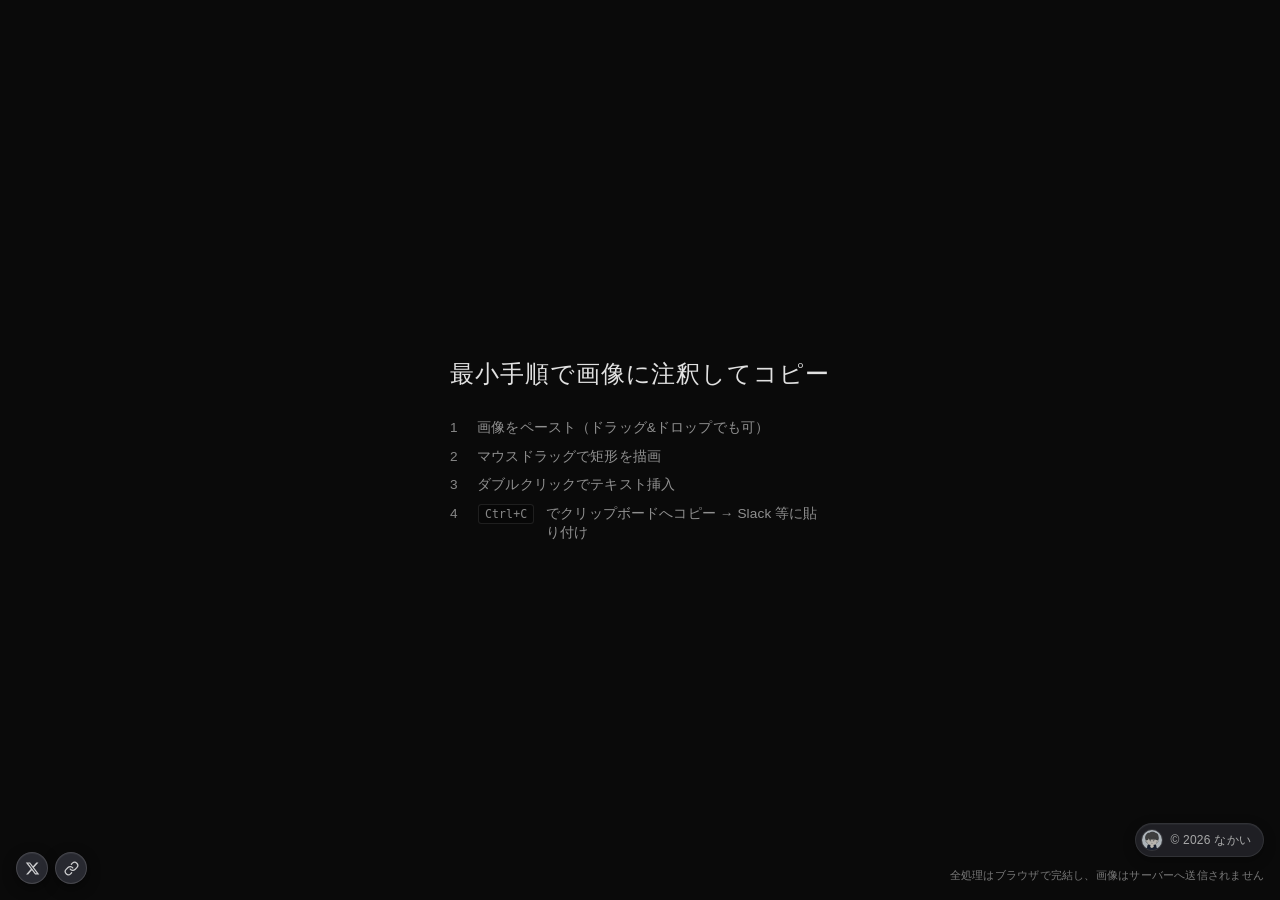
<file: pastimage/index.html>
<!DOCTYPE html>
<html lang="ja">
<head>
  <meta charset="UTF-8" />
  <meta name="viewport" content="width=device-width, initial-scale=1.0" />
  <title>pastimage — 最小手順で画像に注釈してコピー｜ブラウザ完結のスクリーンショット注釈ツール</title>
  <link rel="canonical" href="https://nakaicode.com/pastimage/" />
  <link rel="icon" type="image/jpeg" href="avatar.jpg" />
  <link rel="apple-touch-icon" href="avatar.jpg" />
  <meta name="theme-color" content="#0a0a0a" />
  <meta
    name="description"
    content="クリップボードから画像をペーストして、矩形・テキスト・塗りつぶしで素早く注釈し、⌘C / Ctrl+C でクリップボードへ書き戻せるブラウザ完結のスクリーンショット注釈ツール。ログイン不要・サーバへ画像を送信しません。"
  />

  <!-- OGP -->
  <meta property="og:site_name" content="nakaicode" />
  <meta property="og:locale" content="ja_JP" />
  <meta property="og:type" content="website" />
  <meta property="og:url" content="https://nakaicode.com/pastimage/" />
  <meta property="og:title" content="pastimage — 最小手順で画像に注釈してコピー" />
  <meta
    property="og:description"
    content="クリップボードから画像をペーストして、矩形・テキスト・塗りつぶしで素早く注釈し、⌘C / Ctrl+C でクリップボードへ書き戻せるブラウザ完結のスクリーンショット注釈ツール。"
  />
  <meta property="og:image" content="https://nakaicode.com/pastimage/og-image.png?v=20260701" />
  <meta property="og:image:type" content="image/png" />
  <meta property="og:image:width" content="1200" />
  <meta property="og:image:height" content="630" />
  <meta
    property="og:image:alt"
    content="pastimage — ⌘V → 赤枠で注釈 → ⌘C のキーボードショートカット図解"
  />

  <!-- Twitter Card -->
  <meta name="twitter:card" content="summary_large_image" />
  <meta name="twitter:title" content="pastimage — 最小手順で画像に注釈してコピー" />
  <meta
    name="twitter:description"
    content="クリップボードから画像をペーストして注釈し、⌘C で書き戻すブラウザ完結のスクリーンショット注釈ツール。ログイン不要・サーバ送信なし。"
  />
  <meta name="twitter:image" content="https://nakaicode.com/pastimage/og-image.png?v=20260701" />

  <!-- 構造化データ: WebApplication -->
  <script type="application/ld+json">
  {
    "@context": "https://schema.org",
    "@type": "WebApplication",
    "name": "pastimage",
    "alternateName": "ペーストイメージ",
    "url": "https://nakaicode.com/pastimage/",
    "description": "クリップボードから画像をペーストして矩形・テキスト・塗りつぶしで素早く注釈し、⌘Cでクリップボードへ書き戻せるブラウザ完結のスクリーンショット注釈ツール。",
    "applicationCategory": "MultimediaApplication",
    "applicationSubCategory": "ScreenshotAnnotation",
    "operatingSystem": "Any (modern browser)",
    "browserRequirements": "Requires JavaScript and Clipboard API support (Chrome, Edge, Firefox, Safari).",
    "image": "https://nakaicode.com/pastimage/og-image.png?v=20260701",
    "inLanguage": "ja",
    "isAccessibleForFree": true,
    "offers": {
      "@type": "Offer",
      "price": "0",
      "priceCurrency": "JPY"
    },
    "author": {
      "@type": "Person",
      "name": "なかい",
      "url": "https://nakaicode.com/"
    },
    "creator": {
      "@type": "Person",
      "name": "なかい",
      "url": "https://nakaicode.com/"
    },
    "featureList": [
      "クリップボードからの画像ペースト",
      "ドラッグ&ドロップでの画像読み込み",
      "矩形の枠線と塗りつぶしによる注釈",
      "テキスト注釈（フォントサイズと色を調整可能）",
      "選択・移動・リサイズ・アンドゥ",
      "⌘C / Ctrl+C でクリップボードに書き戻し",
      "PNGとしての名前を付けて保存",
      "完全クライアントサイド・サーバへの画像送信なし"
    ]
  }
  </script>

  <!-- 構造化データ: BreadcrumbList -->
  <script type="application/ld+json">
  {
    "@context": "https://schema.org",
    "@type": "BreadcrumbList",
    "itemListElement": [
      {
        "@type": "ListItem",
        "position": 1,
        "name": "ポートフォリオ",
        "item": "https://nakaicode.com/"
      },
      {
        "@type": "ListItem",
        "position": 2,
        "name": "pastimage",
        "item": "https://nakaicode.com/pastimage/"
      }
    ]
  }
  </script>

  <link rel="stylesheet" href="style.css" />
  <!-- Cloudflare Web Analytics -->
  <script defer src="https://static.cloudflareinsights.com/beacon.min.js" data-cf-beacon='{"token": "6529c88c9a9143898b3ee3b7a2c66ebc"}'></script>
  <!-- End Cloudflare Web Analytics -->
</head>
<body>
  <div class="empty" id="empty">
    <h1 class="empty-title">最小手順で画像に注釈してコピー</h1>
    <ol class="empty-steps">
      <li><b>1</b>画像をペースト（ドラッグ&ドロップでも可）</li>
      <li><b>2</b>マウスドラッグで矩形を描画</li>
      <li><b>3</b>ダブルクリックでテキスト挿入</li>
      <li><b>4</b><kbd data-other="Ctrl+C">⌘C</kbd> でクリップボードへコピー → Slack 等に貼り付け</li>
    </ol>
  </div>

  <div class="toolbar hidden" id="toolbar">
    <div class="t-group">
      <button class="swatch" data-color="#ff3b30" style="background:#ff3b30" title="red"></button>
      <button class="swatch" data-color="#ffcc00" style="background:#ffcc00" title="yellow"></button>
      <button class="swatch" data-color="#34c759" style="background:#34c759" title="green"></button>
      <button class="swatch" data-color="#0a84ff" style="background:#0a84ff" title="blue"></button>
      <button class="swatch" data-color="#ffffff" style="background:#ffffff" title="white"></button>
    </div>
    <div class="t-group t-stroke-group">
      <button class="stroke-btn" data-stroke="0" title="thinnest">
        <svg viewBox="0 0 20 14"><line x1="2" y1="7" x2="18" y2="7" stroke="currentColor" stroke-width="0.8"/></svg>
      </button>
      <button class="stroke-btn" data-stroke="1" title="thin">
        <svg viewBox="0 0 20 14"><line x1="2" y1="7" x2="18" y2="7" stroke="currentColor" stroke-width="1.5"/></svg>
      </button>
      <button class="stroke-btn" data-stroke="2" title="default">
        <svg viewBox="0 0 20 14"><line x1="2" y1="7" x2="18" y2="7" stroke="currentColor" stroke-width="2.5"/></svg>
      </button>
      <button class="stroke-btn" data-stroke="3" title="thick">
        <svg viewBox="0 0 20 14"><line x1="2" y1="7" x2="18" y2="7" stroke="currentColor" stroke-width="4"/></svg>
      </button>
      <button class="stroke-btn" data-stroke="4" title="thickest">
        <svg viewBox="0 0 20 14"><line x1="2" y1="7" x2="18" y2="7" stroke="currentColor" stroke-width="5.5"/></svg>
      </button>
    </div>
    <div class="t-group t-text-group">
      <input
        type="number"
        class="size-input"
        id="sizeInput"
        min="8"
        max="500"
        step="1"
        value="32"
        title="font size (px)"
      />
      <span class="size-suffix">px</span>
    </div>
    <div class="t-group t-fill-group">
      <button class="fill-swatch" data-fill="none" title="no fill">
        <svg viewBox="0 0 22 22"><line x1="4" y1="18" x2="18" y2="4" stroke="#ff6464" stroke-width="2" stroke-linecap="round"/></svg>
      </button>
      <button class="fill-swatch" data-fill="#ff3b30" style="background:#ff3b30" title="red fill"></button>
      <button class="fill-swatch" data-fill="#ffcc00" style="background:#ffcc00" title="yellow fill"></button>
      <button class="fill-swatch" data-fill="#34c759" style="background:#34c759" title="green fill"></button>
      <button class="fill-swatch" data-fill="#0a84ff" style="background:#0a84ff" title="blue fill"></button>
      <button class="fill-swatch" data-fill="#ffffff" style="background:#ffffff" title="white fill"></button>
    </div>
  </div>

  <button class="save-btn hidden" id="saveBtn" title="save as">save</button>

  <canvas id="canvas" class="hidden"></canvas>

  <div class="help-bar hidden" id="helpBar">
    <span><kbd>drag</kbd>矩形</span>
    <span><kbd>dblclick</kbd>テキスト</span>
    <span><kbd data-other="Ctrl+C">⌘C</kbd>画像コピー</span>
  </div>

  <div class="toast" id="toast"></div>

  <div class="share-buttons">
    <button
      class="share-btn"
      id="shareTwitter"
      type="button"
      title="X (Twitter) で共有"
      aria-label="X (Twitter) で共有"
    >
      <svg viewBox="0 0 24 24" aria-hidden="true">
        <path
          fill="currentColor"
          d="M18.244 2.25h3.308l-7.227 8.26 8.502 11.24H16.17l-5.214-6.817L4.99 21.75H1.68l7.73-8.835L1.254 2.25H8.08l4.713 6.231 5.451-6.231Zm-1.161 17.52h1.833L7.084 4.126H5.117L17.083 19.77Z"
        />
      </svg>
    </button>
    <button
      class="share-btn"
      id="copyLink"
      type="button"
      title="リンクをコピー"
      aria-label="リンクをコピー"
    >
      <svg
        viewBox="0 0 24 24"
        fill="none"
        stroke="currentColor"
        stroke-width="2"
        stroke-linecap="round"
        stroke-linejoin="round"
        aria-hidden="true"
      >
        <path d="M10 13a5 5 0 0 0 7.54.54l3-3a5 5 0 0 0-7.07-7.07l-1.72 1.71" />
        <path d="M14 11a5 5 0 0 0-7.54-.54l-3 3a5 5 0 0 0 7.07 7.07l1.71-1.71" />
      </svg>
    </button>
  </div>

  <div class="privacy-note">
    全処理はブラウザで完結し、画像はサーバーへ送信されません
  </div>

  <a
    class="credit"
    href="https://nakaicode.com/"
    target="_blank"
    rel="noopener"
    title="© 2024–2026 なかい (nakaicode.com) / 無断転載・コピー・流用はご遠慮ください"
  >
    <img src="avatar.jpg" alt="" />
    <span>© 2026 なかい</span>
  </a>

  <script src="app.js"></script>
</body>
</html>
</file>
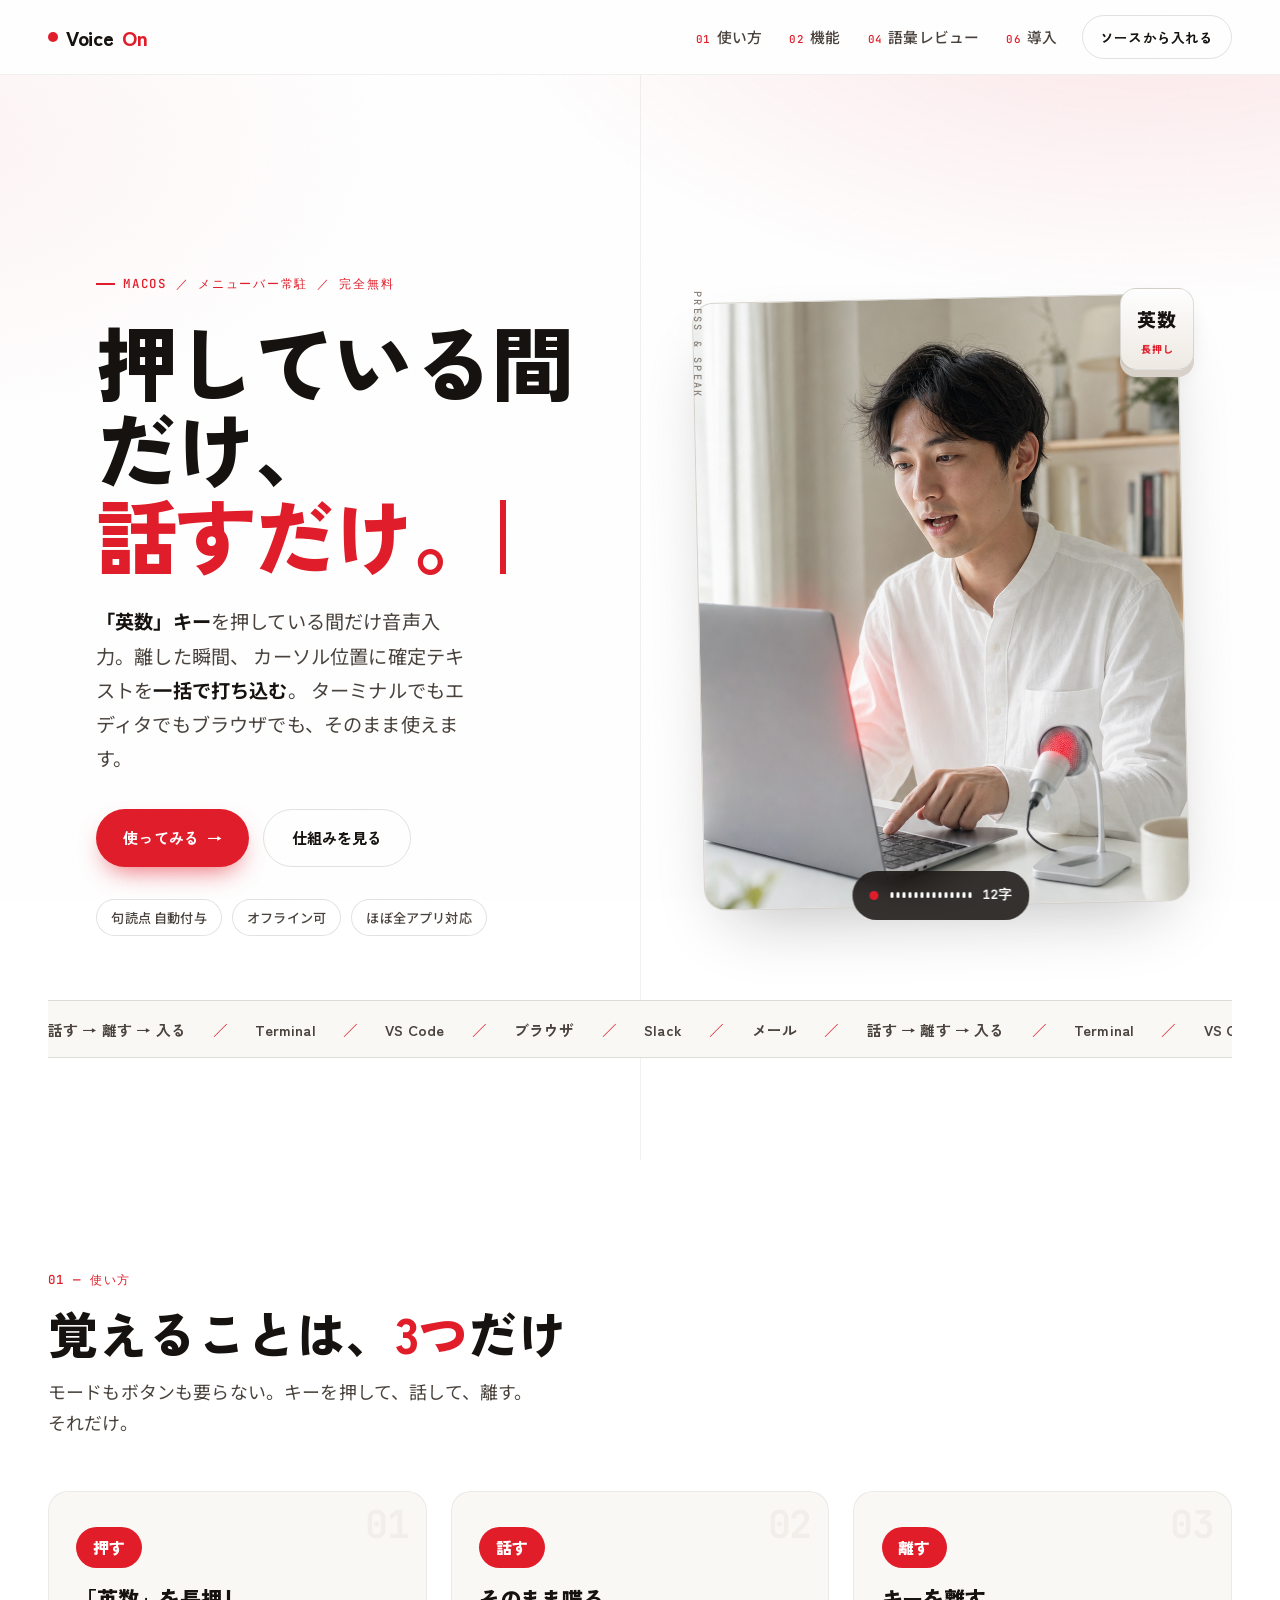
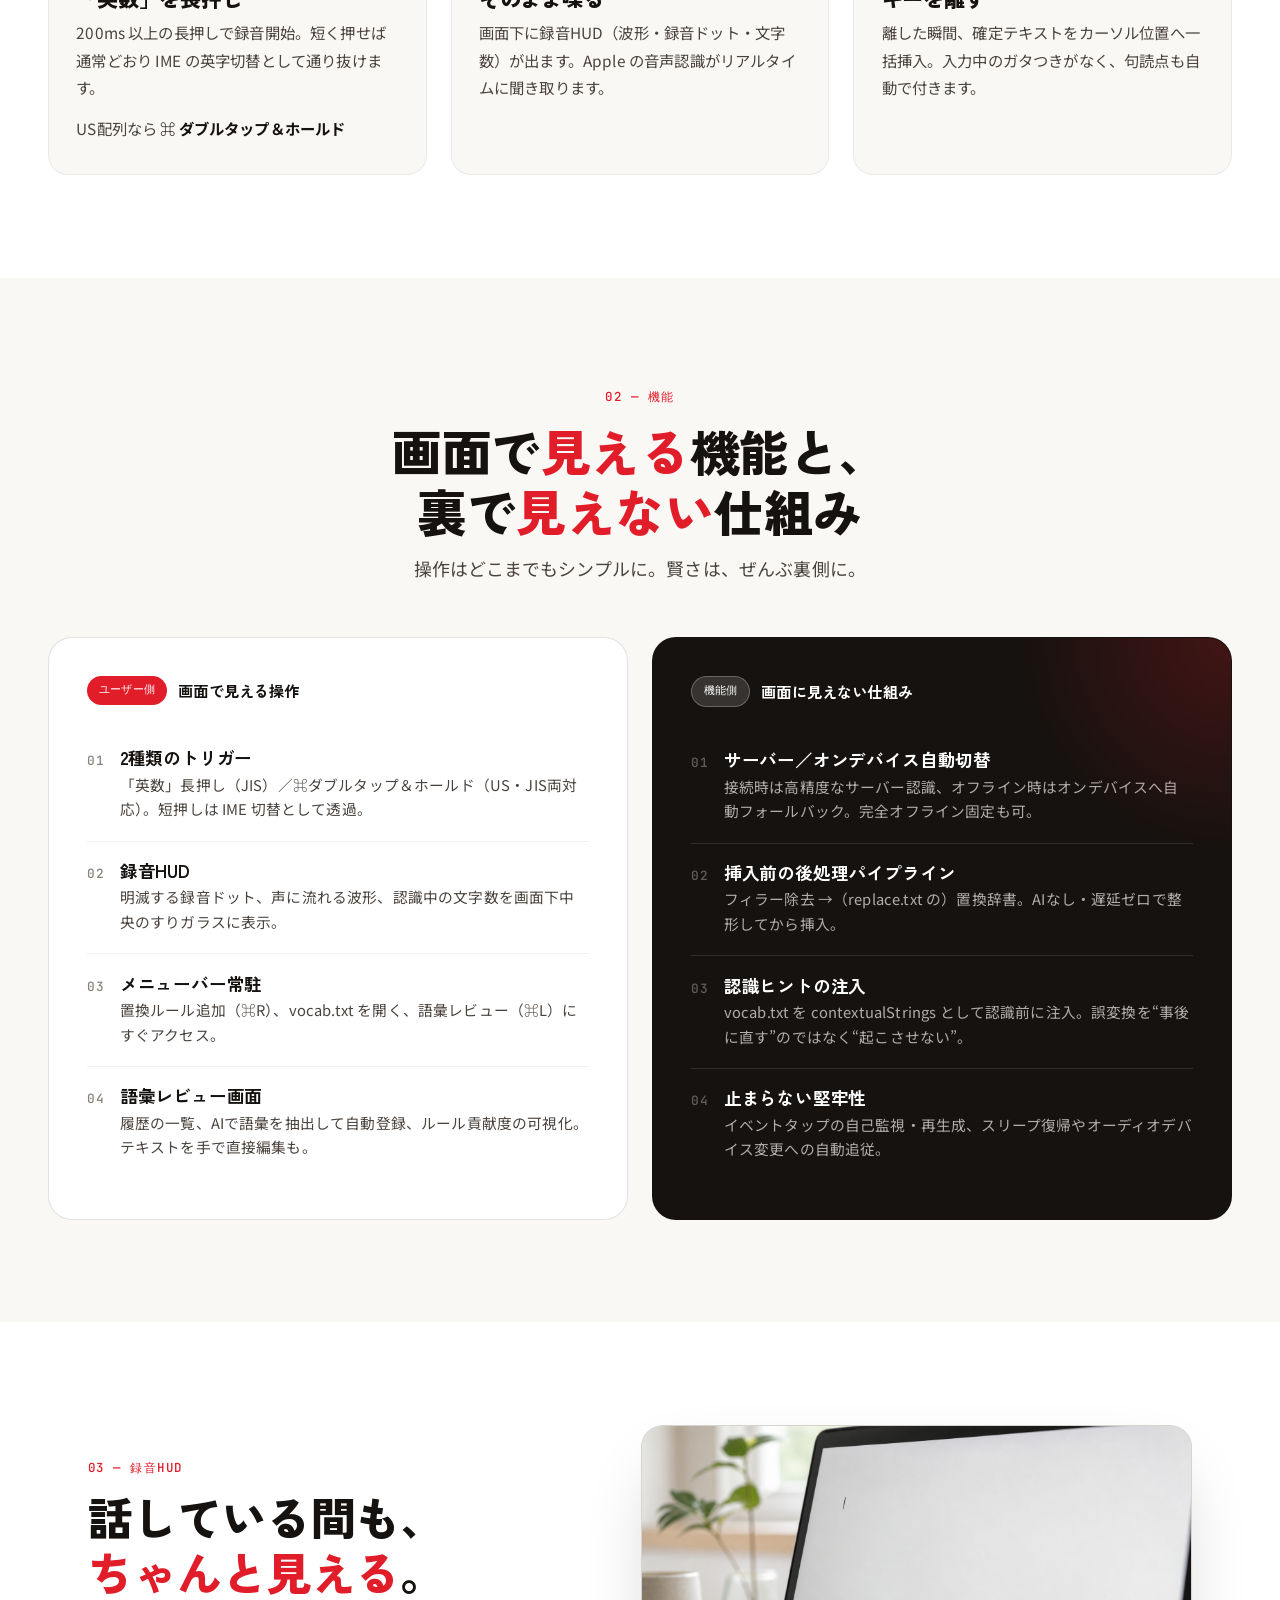
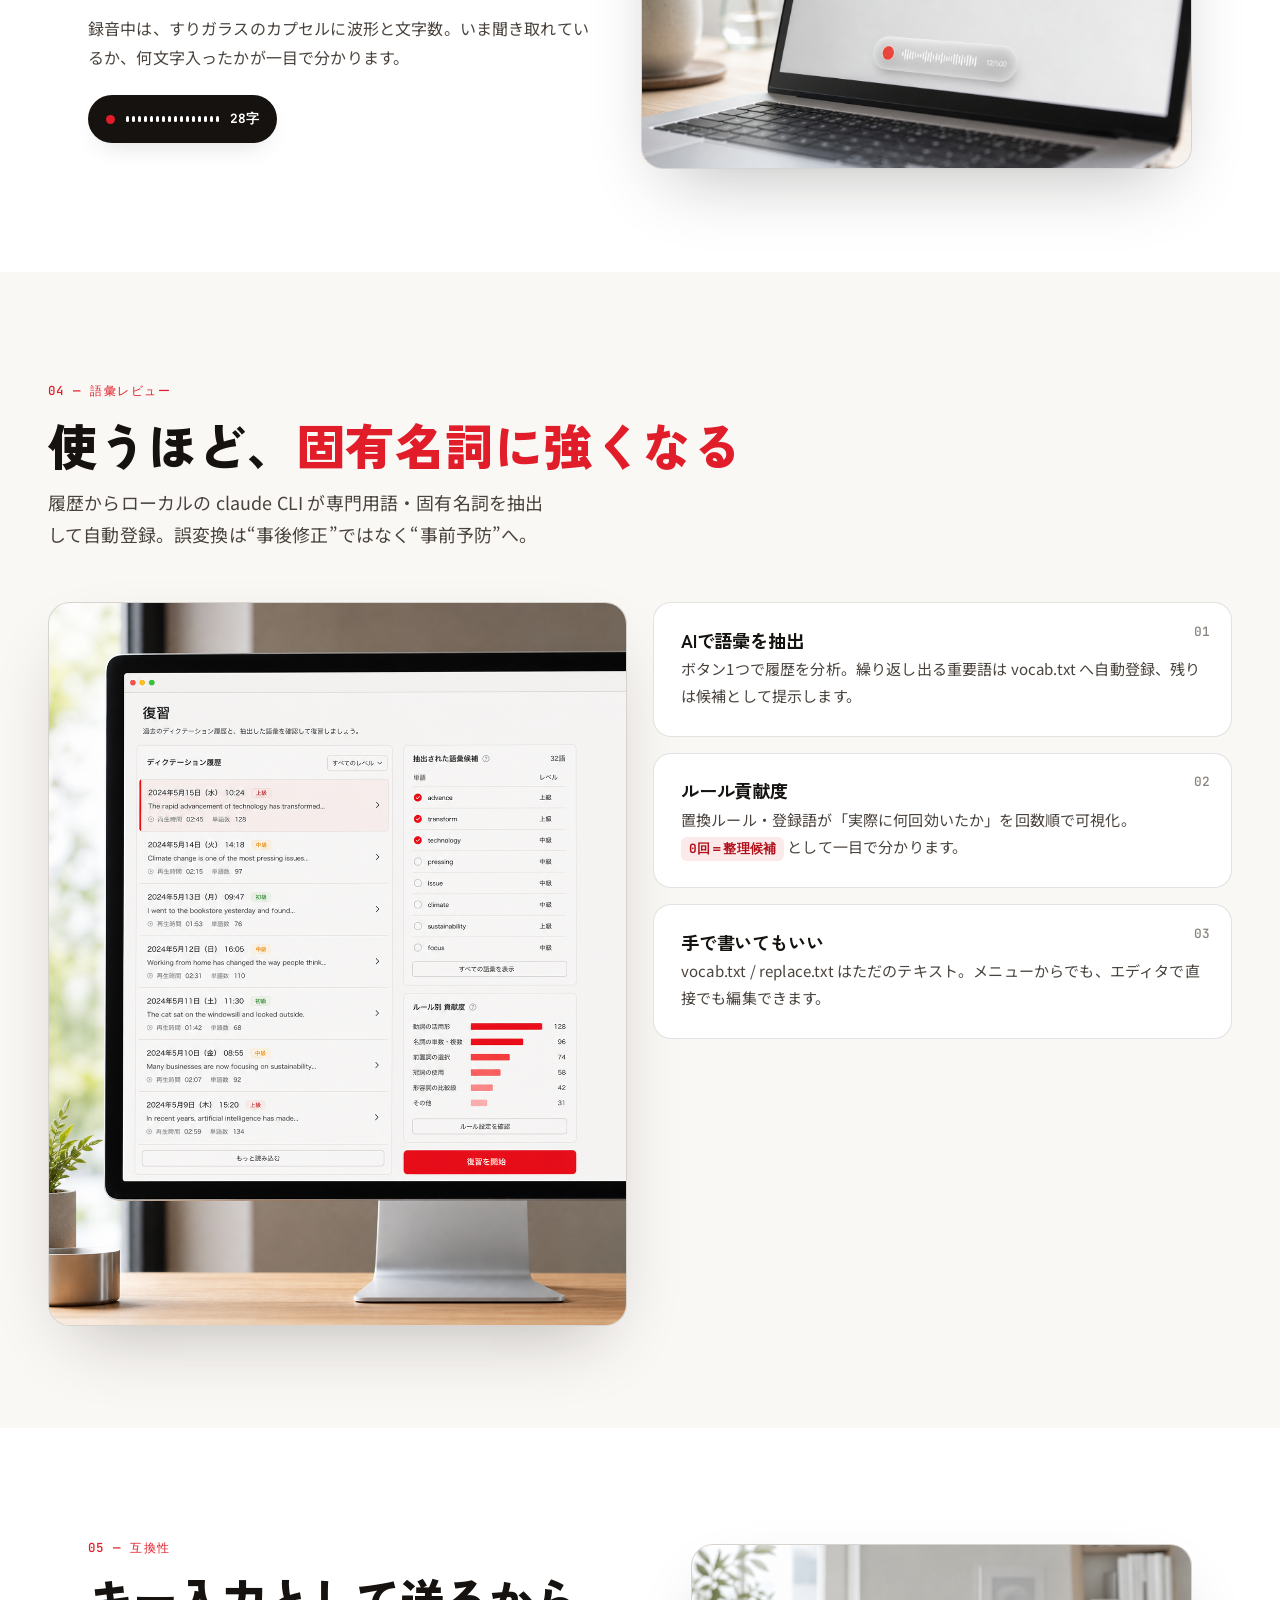
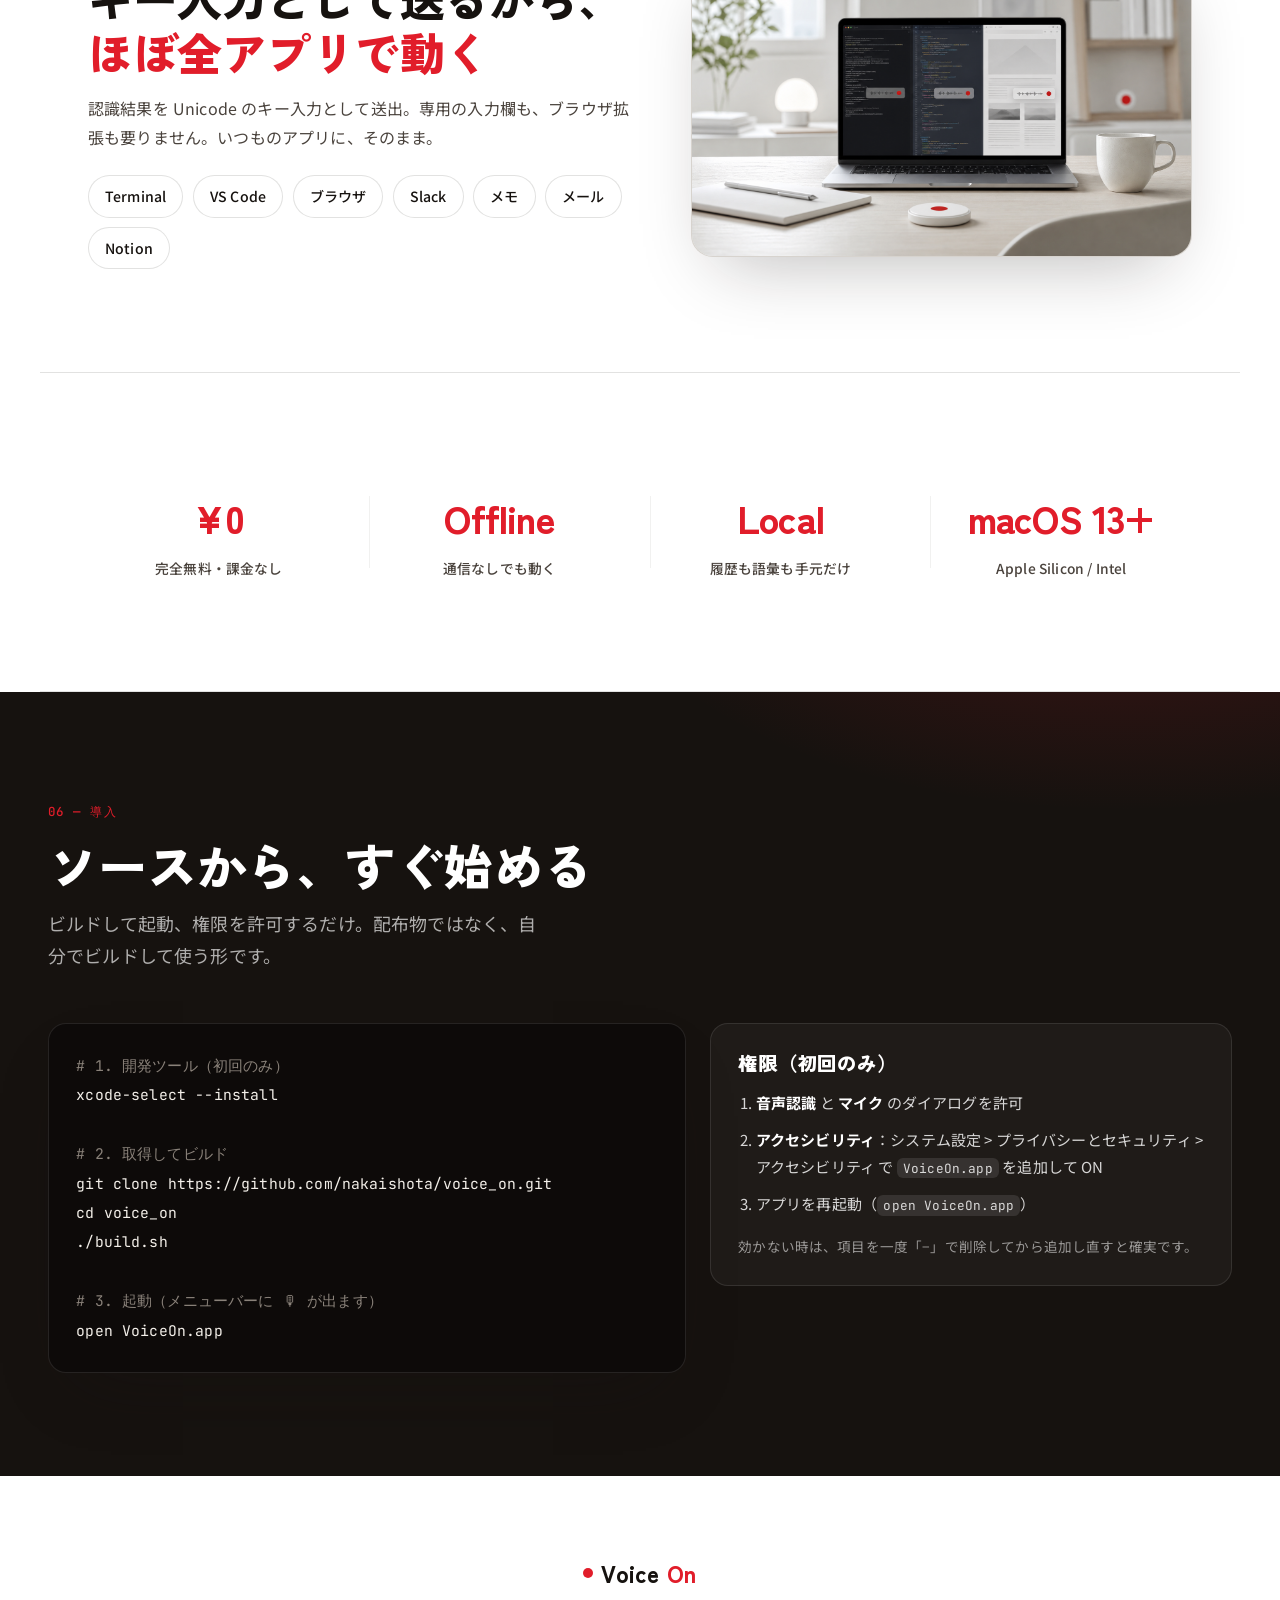
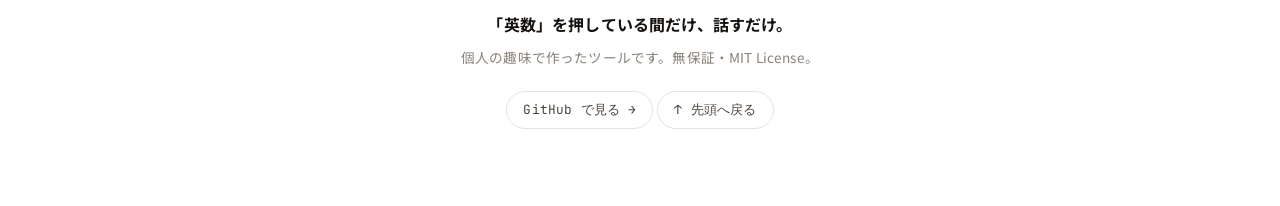
<file: voiceon/index.html>
<!DOCTYPE html>
<html lang="ja">
<head>
<meta charset="UTF-8">
<meta name="viewport" content="width=device-width, initial-scale=1.0">
<!--
  ============================================================
  TODO[voiceon-hidden]: 一時的に非公開化中
  ============================================================
  検索エンジンとポートフォリオから外している状態。
  公開復活時の戻し作業:
    1. 直下にある noindex/nofollow の meta タグを削除
    2. ルート index.html のコメントアウトされた WORKS カードを復活
    3. ルート sitemap.xml のコメントアウトされた url ブロックを復活
    4. ルート README.md のステータスを「公開中」に戻す
  詳細とTODO一覧: リポジトリルートの TODO.md を参照
-->
<meta name="robots" content="noindex,nofollow">
<title>VoiceOn — 押している間だけ、話すだけ。</title>
<meta name="description" content="「英数」キーを押している間だけ音声入力して、離すとカーソル位置に確定テキストを一括で打ち込む macOS 常駐アプリ。完全無料・ほぼ全アプリで動く・句読点も自動付与。">
<meta property="og:title" content="VoiceOn — 押している間だけ、話すだけ。">
<meta property="og:description" content="「英数」を押して話して離すだけ。カーソル位置に一括挿入する macOS 音声入力。完全無料・オフライン可。">
<meta property="og:type" content="website">
<meta property="og:url" content="https://nakaicode.com/voiceon/">
<meta property="og:image" content="https://nakaicode.com/voiceon/images/hud.png">
<link rel="canonical" href="https://nakaicode.com/voiceon/">
<link rel="preconnect" href="https://fonts.googleapis.com">
<link rel="preconnect" href="https://fonts.gstatic.com" crossorigin>
<link href="https://fonts.googleapis.com/css2?family=Zen+Kaku+Gothic+New:wght@400;500;700;900&family=Noto+Sans+JP:wght@400;500;700&family=JetBrains+Mono:wght@400;500;700&display=swap" rel="stylesheet">
<link rel="stylesheet" href="styles.css">
<link rel="icon" href="data:image/svg+xml,%3Csvg xmlns='http://www.w3.org/2000/svg' viewBox='0 0 32 32'%3E%3Crect width='32' height='32' rx='8' fill='%23ffffff'/%3E%3Cpath d='M16 7a3.2 3.2 0 0 0-3.2 3.2v5a3.2 3.2 0 0 0 6.4 0v-5A3.2 3.2 0 0 0 16 7Z' fill='%23E11D2A'/%3E%3Cpath d='M10 14.5v.7a6 6 0 0 0 12 0v-.7' fill='none' stroke='%23E11D2A' stroke-width='1.8' stroke-linecap='round'/%3E%3Cline x1='16' y1='21.2' x2='16' y2='24.5' stroke='%23E11D2A' stroke-width='1.8' stroke-linecap='round'/%3E%3C/svg%3E">
  <!-- Cloudflare Web Analytics -->
  <script defer src="https://static.cloudflareinsights.com/beacon.min.js" data-cf-beacon='{"token": "6529c88c9a9143898b3ee3b7a2c66ebc"}'></script>
  <!-- End Cloudflare Web Analytics -->
</head>
<body>

<!-- grain overlay -->
<div class="grain" aria-hidden="true"></div>

<!-- ── Nav ───────────────────────────────────────────── -->
<header class="nav" id="top">
  <a class="nav__brand" href="#top">
    <span class="nav__dot" aria-hidden="true"></span>
    Voice<span class="nav__on">On</span>
  </a>
  <nav class="nav__links">
    <a href="#how"><span class="nav__no">01</span> 使い方</a>
    <a href="#features"><span class="nav__no">02</span> 機能</a>
    <a href="#review"><span class="nav__no">04</span> 語彙レビュー</a>
    <a href="#start"><span class="nav__no">06</span> 導入</a>
  </nav>
  <a class="btn btn--ghost nav__cta" href="#start">ソースから入れる</a>
</header>

<!-- ── Hero ──────────────────────────────────────────── -->
<section class="hero">
  <div class="hero__glow" aria-hidden="true"></div>
  <div class="hero__rule" aria-hidden="true"></div>
  <div class="hero__inner">
    <div class="hero__copy">
      <p class="eyebrow reveal">macOS ／ メニューバー常駐 ／ 完全無料</p>
      <h1 class="hero__title reveal" data-delay="1">
        <span class="line">押している間だけ、</span>
        <span class="line line--accent">話すだけ。<span class="cursor-bar" aria-hidden="true"></span></span>
      </h1>
      <p class="hero__lead reveal" data-delay="2">
        <strong>「英数」キー</strong>を押している間だけ音声入力。離した瞬間、
        カーソル位置に確定テキストを<strong>一括で打ち込む</strong>。
        ターミナルでもエディタでもブラウザでも、そのまま使えます。
      </p>
      <div class="hero__cta reveal" data-delay="3">
        <a class="btn btn--solid" href="#start">使ってみる<span class="btn__arrow" aria-hidden="true">→</span></a>
        <a class="btn btn--ghost" href="#how">仕組みを見る</a>
      </div>
      <ul class="hero__chips reveal" data-delay="4">
        <li>句読点 自動付与</li>
        <li>オフライン可</li>
        <li>ほぼ全アプリ対応</li>
      </ul>
    </div>

    <div class="hero__stage reveal" data-delay="3">
      <span class="hero__tag" aria-hidden="true">PRESS &amp; SPEAK</span>
      <!-- 実写差し替えスロット -->
      <figure class="shot shot--hero" data-prompt="hero">
        <img src="images/hero.png" alt="Mac の前で「英数」キーを押しながら話して音声入力する様子" loading="eager"
             onerror="this.closest('.shot').classList.add('shot--missing')">
        <figcaption class="shot__ph">実写イメージ：デスクで話して入力</figcaption>
      </figure>

      <!-- 製品由来モチーフ：録音HUD -->
      <div class="hud hud--float" aria-hidden="true">
        <span class="hud__dot"></span>
        <div class="hud__wave">
          <i></i><i></i><i></i><i></i><i></i><i></i><i></i><i></i><i></i><i></i><i></i><i></i><i></i><i></i>
        </div>
        <span class="hud__count">12字</span>
      </div>

      <!-- 製品由来モチーフ：英数キーキャップ -->
      <div class="keycap" aria-hidden="true">
        <span class="keycap__top">英数</span>
        <span class="keycap__hint">長押し</span>
      </div>
    </div>
  </div>

  <div class="hero__marquee" aria-hidden="true">
    <div class="marquee__track">
      <span>話す → 離す → 入る</span><span class="sep">／</span>
      <span>Terminal</span><span class="sep">／</span>
      <span>VS Code</span><span class="sep">／</span>
      <span>ブラウザ</span><span class="sep">／</span>
      <span>Slack</span><span class="sep">／</span>
      <span>メール</span><span class="sep">／</span>
      <span>話す → 離す → 入る</span><span class="sep">／</span>
      <span>Terminal</span><span class="sep">／</span>
      <span>VS Code</span><span class="sep">／</span>
      <span>ブラウザ</span><span class="sep">／</span>
      <span>Slack</span><span class="sep">／</span>
      <span>メール</span><span class="sep">／</span>
    </div>
  </div>
</section>

<!-- ── How it works ──────────────────────────────────── -->
<section class="how" id="how">
  <div class="section-head reveal">
    <span class="section-head__no">01 — 使い方</span>
    <h2>覚えることは、<span class="hl">3つ</span>だけ</h2>
    <p>モードもボタンも要らない。キーを押して、話して、離す。それだけ。</p>
  </div>
  <ol class="steps">
    <li class="step reveal" data-delay="1">
      <span class="step__index" aria-hidden="true">01</span>
      <span class="step__n">押す</span>
      <h3>「英数」を長押し</h3>
      <p>200ms 以上の長押しで録音開始。短く押せば通常どおり IME の英字切替として通り抜けます。</p>
      <p class="step__alt">US配列なら <b>⌘ ダブルタップ＆ホールド</b></p>
    </li>
    <li class="step reveal" data-delay="2">
      <span class="step__index" aria-hidden="true">02</span>
      <span class="step__n">話す</span>
      <h3>そのまま喋る</h3>
      <p>画面下に録音HUD（波形・録音ドット・文字数）が出ます。Apple の音声認識がリアルタイムに聞き取ります。</p>
    </li>
    <li class="step reveal" data-delay="3">
      <span class="step__index" aria-hidden="true">03</span>
      <span class="step__n">離す</span>
      <h3>キーを離す</h3>
      <p>離した瞬間、確定テキストをカーソル位置へ一括挿入。入力中のガタつきがなく、句読点も自動で付きます。</p>
    </li>
  </ol>
</section>

<!-- ── Features: 見える / 見えない ───────────────────── -->
<section class="features" id="features">
  <div class="section-head section-head--center reveal">
    <span class="section-head__no">02 — 機能</span>
    <h2>画面で<span class="hl">見える</span>機能と、<br>裏で<span class="hl">見えない</span>仕組み</h2>
    <p>操作はどこまでもシンプルに。賢さは、ぜんぶ裏側に。</p>
  </div>

  <div class="features__split">
    <!-- ユーザー側 -->
    <div class="fcol reveal">
      <div class="fcol__label"><span class="tag tag--red">ユーザー側</span> 画面で見える操作</div>
      <ul class="flist">
        <li>
          <span class="flist__k" aria-hidden="true">01</span>
          <div>
            <h3>2種類のトリガー</h3>
            <p>「英数」長押し（JIS）／⌘ダブルタップ＆ホールド（US・JIS両対応）。短押しは IME 切替として透過。</p>
          </div>
        </li>
        <li>
          <span class="flist__k" aria-hidden="true">02</span>
          <div>
            <h3>録音HUD</h3>
            <p>明滅する録音ドット、声に流れる波形、認識中の文字数を画面下中央のすりガラスに表示。</p>
          </div>
        </li>
        <li>
          <span class="flist__k" aria-hidden="true">03</span>
          <div>
            <h3>メニューバー常駐</h3>
            <p>置換ルール追加（⌘R）、vocab.txt を開く、語彙レビュー（⌘L）にすぐアクセス。</p>
          </div>
        </li>
        <li>
          <span class="flist__k" aria-hidden="true">04</span>
          <div>
            <h3>語彙レビュー画面</h3>
            <p>履歴の一覧、AIで語彙を抽出して自動登録、ルール貢献度の可視化。テキストを手で直接編集も。</p>
          </div>
        </li>
      </ul>
    </div>

    <!-- 機能側 -->
    <div class="fcol fcol--ink reveal" data-delay="1">
      <div class="fcol__label"><span class="tag tag--ghost">機能側</span> 画面に見えない仕組み</div>
      <ul class="flist">
        <li>
          <span class="flist__k" aria-hidden="true">01</span>
          <div>
            <h3>サーバー／オンデバイス自動切替</h3>
            <p>接続時は高精度なサーバー認識、オフライン時はオンデバイスへ自動フォールバック。完全オフライン固定も可。</p>
          </div>
        </li>
        <li>
          <span class="flist__k" aria-hidden="true">02</span>
          <div>
            <h3>挿入前の後処理パイプライン</h3>
            <p>フィラー除去 →（replace.txt の）置換辞書。AIなし・遅延ゼロで整形してから挿入。</p>
          </div>
        </li>
        <li>
          <span class="flist__k" aria-hidden="true">03</span>
          <div>
            <h3>認識ヒントの注入</h3>
            <p>vocab.txt を contextualStrings として認識前に注入。誤変換を“事後に直す”のではなく“起こさせない”。</p>
          </div>
        </li>
        <li>
          <span class="flist__k" aria-hidden="true">04</span>
          <div>
            <h3>止まらない堅牢性</h3>
            <p>イベントタップの自己監視・再生成、スリープ復帰やオーディオデバイス変更への自動追従。</p>
          </div>
        </li>
      </ul>
    </div>
  </div>
</section>

<!-- ── HUD showcase ──────────────────────────────────── -->
<section class="showcase" id="hud">
  <div class="showcase__text reveal">
    <span class="section-head__no">03 — 録音HUD</span>
    <h2>話している間も、<br><span class="hl">ちゃんと見える</span>。</h2>
    <p>録音中は、すりガラスのカプセルに波形と文字数。いま聞き取れているか、何文字入ったかが一目で分かります。</p>
    <div class="showcase__hud">
      <span class="hud__dot"></span>
      <div class="hud__wave">
        <i></i><i></i><i></i><i></i><i></i><i></i><i></i><i></i><i></i><i></i><i></i><i></i><i></i><i></i><i></i><i></i>
      </div>
      <span class="hud__count">28字</span>
    </div>
  </div>
  <figure class="shot shot--wide reveal" data-delay="1" data-prompt="hud">
    <img src="images/hud.png" alt="Mac の画面下中央に表示された録音HUD（波形と文字数）"
         onerror="this.closest('.shot').classList.add('shot--missing')">
    <figcaption class="shot__ph">実写イメージ：画面下の録音HUD</figcaption>
  </figure>
</section>

<!-- ── 語彙レビュー ──────────────────────────────────── -->
<section class="review" id="review">
  <div class="section-head reveal">
    <span class="section-head__no">04 — 語彙レビュー</span>
    <h2>使うほど、<span class="hl">固有名詞に強くなる</span></h2>
    <p>履歴からローカルの claude CLI が専門用語・固有名詞を抽出して自動登録。誤変換は“事後修正”ではなく“事前予防”へ。</p>
  </div>

  <div class="review__grid">
    <figure class="shot shot--tall reveal" data-prompt="review">
      <img src="images/review.png" alt="VoiceOn 語彙レビュー画面。履歴一覧と抽出された語彙候補、ルール貢献度のグラフ"
           onerror="this.closest('.shot').classList.add('shot--missing')">
      <figcaption class="shot__ph">実写イメージ：語彙レビュー画面</figcaption>
    </figure>
    <div class="review__cards">
      <article class="card reveal" data-delay="1">
        <span class="card__k" aria-hidden="true">01</span>
        <h3>AIで語彙を抽出</h3>
        <p>ボタン1つで履歴を分析。繰り返し出る重要語は vocab.txt へ自動登録、残りは候補として提示します。</p>
      </article>
      <article class="card reveal" data-delay="2">
        <span class="card__k" aria-hidden="true">02</span>
        <h3>ルール貢献度</h3>
        <p>置換ルール・登録語が「実際に何回効いたか」を回数順で可視化。<b class="badge">0回＝整理候補</b> として一目で分かります。</p>
      </article>
      <article class="card reveal" data-delay="3">
        <span class="card__k" aria-hidden="true">03</span>
        <h3>手で書いてもいい</h3>
        <p>vocab.txt / replace.txt はただのテキスト。メニューからでも、エディタで直接でも編集できます。</p>
      </article>
    </div>
  </div>
</section>

<!-- ── Works everywhere ──────────────────────────────── -->
<section class="everywhere" id="everywhere">
  <div class="everywhere__text reveal">
    <span class="section-head__no">05 — 互換性</span>
    <h2>キー入力として送るから、<br><span class="hl">ほぼ全アプリで動く</span></h2>
    <p>認識結果を Unicode のキー入力として送出。専用の入力欄も、ブラウザ拡張も要りません。いつものアプリに、そのまま。</p>
    <div class="pills">
      <span>Terminal</span><span>VS Code</span><span>ブラウザ</span>
      <span>Slack</span><span>メモ</span><span>メール</span><span>Notion</span>
    </div>
  </div>
  <figure class="shot shot--wide reveal" data-delay="1" data-prompt="everywhere">
    <img src="images/everywhere.png" alt="ターミナル・エディタ・ブラウザに音声入力で文字が入る様子"
         onerror="this.closest('.shot').classList.add('shot--missing')">
    <figcaption class="shot__ph">実写イメージ：いろんなアプリに入力</figcaption>
  </figure>
</section>

<!-- ── Trust strip ───────────────────────────────────── -->
<section class="trust">
  <div class="trust__item reveal"><span class="trust__big">¥0</span><span>完全無料・課金なし</span></div>
  <div class="trust__item reveal" data-delay="1"><span class="trust__big">Offline</span><span>通信なしでも動く</span></div>
  <div class="trust__item reveal" data-delay="2"><span class="trust__big">Local</span><span>履歴も語彙も手元だけ</span></div>
  <div class="trust__item reveal" data-delay="3"><span class="trust__big">macOS 13+</span><span>Apple Silicon / Intel</span></div>
</section>

<!-- ── Quick start ───────────────────────────────────── -->
<section class="start" id="start">
  <div class="start__glow" aria-hidden="true"></div>
  <div class="section-head reveal">
    <span class="section-head__no">06 — 導入</span>
    <h2>ソースから、すぐ始める</h2>
    <p>ビルドして起動、権限を許可するだけ。配布物ではなく、自分でビルドして使う形です。</p>
  </div>
  <div class="start__grid">
    <pre class="code reveal"><code><span class="c-c"># 1. 開発ツール（初回のみ）</span>
xcode-select --install

<span class="c-c"># 2. 取得してビルド</span>
git clone https://github.com/nakaishota/voice_on.git
cd voice_on
./build.sh

<span class="c-c"># 3. 起動（メニューバーに 🎙 が出ます）</span>
open VoiceOn.app</code></pre>
    <div class="start__perm reveal" data-delay="1">
      <h3>権限（初回のみ）</h3>
      <ol class="perm">
        <li><b>音声認識</b> と <b>マイク</b> のダイアログを許可</li>
        <li><b>アクセシビリティ</b>：システム設定 &gt; プライバシーとセキュリティ &gt; アクセシビリティ で <code>VoiceOn.app</code> を追加して ON</li>
        <li>アプリを再起動（<code>open VoiceOn.app</code>）</li>
      </ol>
      <p class="note">効かない時は、項目を一度「−」で削除してから追加し直すと確実です。</p>
    </div>
  </div>
</section>

<!-- ── Footer ────────────────────────────────────────── -->
<footer class="foot">
  <div class="foot__brand">
    <span class="nav__dot" aria-hidden="true"></span>
    Voice<span class="nav__on">On</span>
  </div>
  <p class="foot__tag">「英数」を押している間だけ、話すだけ。</p>
  <p class="foot__fine">個人の趣味で作ったツールです。無保証・MIT License。</p>
  <a class="foot__top" href="https://github.com/nakaishota/voice_on" target="_blank" rel="noopener">GitHub で見る →</a>
  <a class="foot__top" href="#top">↑ 先頭へ戻る</a>
</footer>

<script src="main.js"></script>
</body>
</html>
</file>
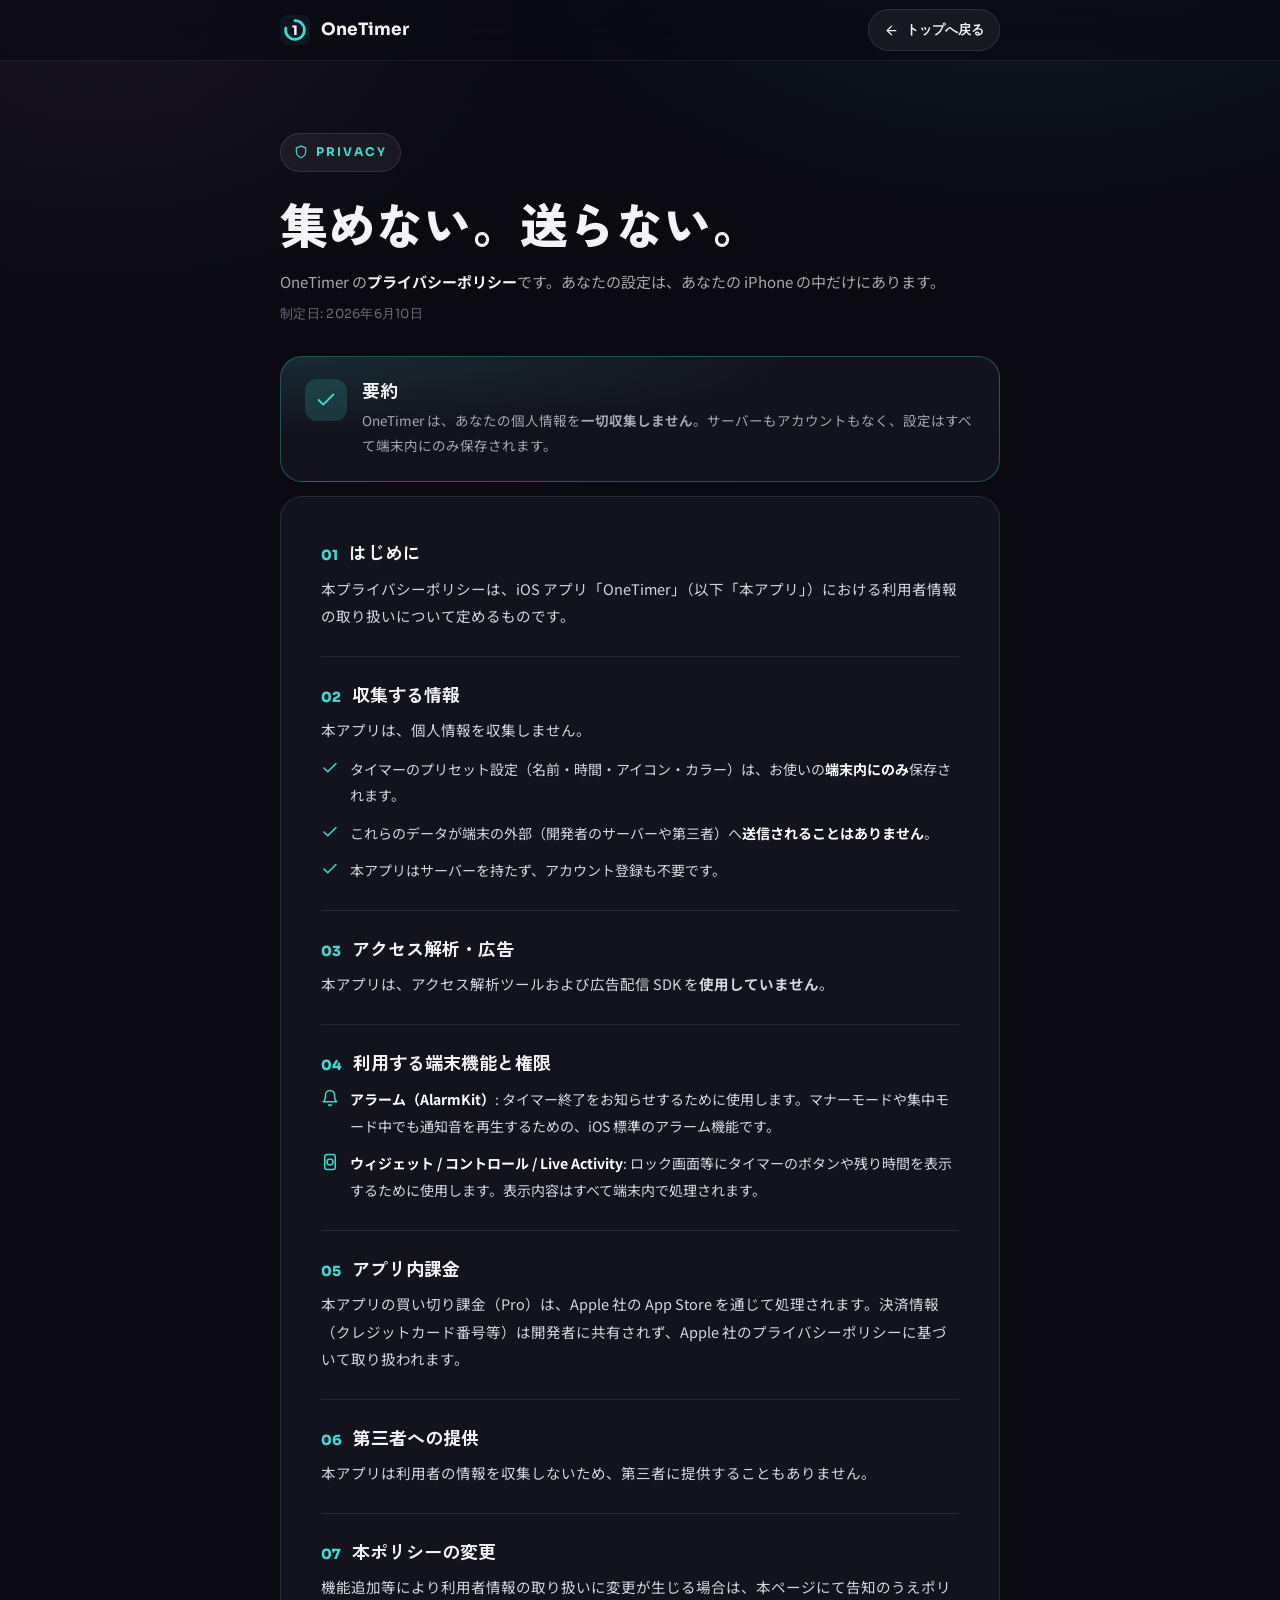
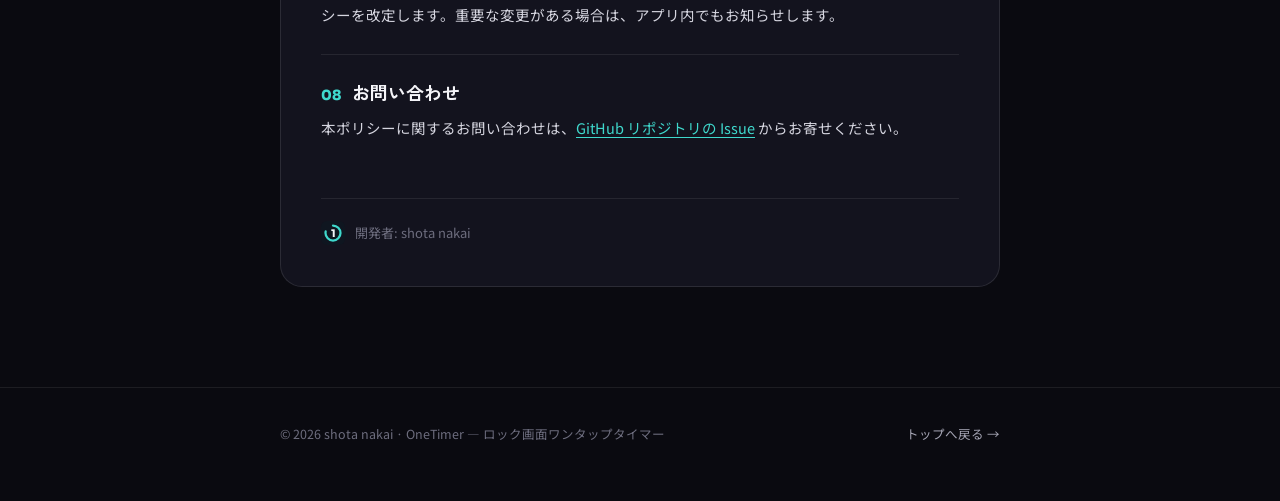
<file: onetimer/privacy.html>
<!DOCTYPE html>
<html lang="ja">
<head>
<meta charset="utf-8">
<meta name="viewport" content="width=device-width,initial-scale=1,viewport-fit=cover">
<title>プライバシーポリシー — OneTimer</title>
<meta name="description" content="OneTimer のプライバシーポリシー。個人情報は一切収集しません。設定は端末内にのみ保存され、外部送信・広告・解析はありません。">
<meta name="theme-color" content="#0a0a10">
<link rel="canonical" href="https://nakaicode.com/onetimer/privacy.html">

<!-- ファビコン: ミントの円リングに「1」(LPと共通) -->
<link rel="icon" href="data:image/svg+xml,%3Csvg xmlns='http://www.w3.org/2000/svg' viewBox='0 0 32 32'%3E%3Crect width='32' height='32' rx='7' fill='%230a0a10'/%3E%3Ccircle cx='16' cy='16' r='10' fill='none' stroke='%233fd9cd' stroke-width='3' stroke-linecap='round' stroke-dasharray='49 63' transform='rotate(-90 16 16)'/%3E%3Ctext x='16' y='21' font-family='Helvetica,Arial,sans-serif' font-size='14' font-weight='800' fill='%23f4f4f8' text-anchor='middle'%3E1%3C/text%3E%3C/svg%3E">

<link rel="preconnect" href="https://fonts.googleapis.com">
<link rel="preconnect" href="https://fonts.gstatic.com" crossorigin>
<link href="https://fonts.googleapis.com/css2?family=Noto+Sans+JP:wght@400;500;700&family=Sora:wght@500;600;700;800&family=Zen+Kaku+Gothic+New:wght@500;700;900&display=swap" rel="stylesheet">

<style>
/* OneTimer プライバシーポリシー — LP と同じダーク×ミントの世界観 */
:root{
  --bg:#0a0a10; --surface:#13131e; --surface-2:#191926;
  --glass:rgba(255,255,255,.055); --glass-border:rgba(255,255,255,.10);
  --hairline:rgba(255,255,255,.08);
  --text:#f4f4f8; --muted:#a6a6b5; --faint:#6d6d7e;
  --mint:#3fd9cd; --purple:#bc85ff; --radius:22px; --maxw:760px;
  --ease:cubic-bezier(.2,.7,.2,1);
}
*{box-sizing:border-box}
html{scroll-padding-top:80px}
body{
  margin:0;background:var(--bg);color:var(--text);
  font-family:"Noto Sans JP","Hiragino Kaku Gothic ProN",sans-serif;
  font-size:15px;line-height:1.9;-webkit-font-smoothing:antialiased;
  text-size-adjust:100%;-webkit-text-size-adjust:100%;overflow-x:hidden;
}
body::before{
  content:"";position:fixed;inset:0;z-index:-2;pointer-events:none;
  background:
    radial-gradient(900px 520px at 80% -10%, rgba(63,217,205,.10), transparent 60%),
    radial-gradient(720px 480px at 8% 2%, rgba(188,133,255,.08), transparent 60%),
    var(--bg);
}
body::after{
  content:"";position:fixed;inset:0;z-index:-1;pointer-events:none;opacity:.35;
  background-image:linear-gradient(rgba(255,255,255,.025) 1px,transparent 1px),linear-gradient(90deg,rgba(255,255,255,.025) 1px,transparent 1px);
  background-size:54px 54px;
  -webkit-mask-image:radial-gradient(120% 80% at 50% 0%,#000 30%,transparent 75%);
          mask-image:radial-gradient(120% 80% at 50% 0%,#000 30%,transparent 75%);
}
a{color:inherit;text-decoration:none}
p{margin:0;text-wrap:pretty}
h1,h2{margin:0;font-family:"Zen Kaku Gothic New",sans-serif;font-weight:900;line-height:1.3}
ul{margin:.6rem 0 0;padding:0;list-style:none}
svg{display:block}
:focus-visible{outline:2px solid var(--mint);outline-offset:3px;border-radius:6px}
.wrap{width:100%;max-width:var(--maxw);margin:0 auto;padding:0 20px}

/* NAV */
.nav{position:sticky;top:0;z-index:50;background:rgba(10,10,16,.72);backdrop-filter:blur(16px) saturate(1.4);-webkit-backdrop-filter:blur(16px) saturate(1.4);border-bottom:1px solid var(--hairline)}
.nav__in{display:flex;align-items:center;justify-content:space-between;height:60px;gap:14px}
.brand{display:inline-flex;align-items:center;gap:11px;font-family:"Sora",sans-serif;font-weight:700;font-size:17px}
.brand .mark{width:30px;height:30px;flex:none}
.back{display:inline-flex;align-items:center;gap:7px;font-family:"Sora",sans-serif;font-weight:600;font-size:13px;color:var(--text);padding:8px 15px;border-radius:999px;border:1px solid var(--glass-border);background:var(--glass);transition:background .2s var(--ease)}
.back:hover{background:var(--glass-strong,rgba(255,255,255,.09))}
.back svg{width:15px;height:15px}

/* HEADER */
main{padding:clamp(40px,8vw,72px) 0 clamp(60px,10vw,100px)}
.eyebrow{display:inline-flex;align-items:center;gap:8px;font-family:"Sora",sans-serif;font-weight:700;font-size:12px;letter-spacing:.18em;text-transform:uppercase;color:var(--mint);padding:7px 13px;border:1px solid var(--glass-border);border-radius:999px;background:var(--glass)}
.eyebrow svg{width:14px;height:14px}
h1{font-size:clamp(30px,7vw,48px);margin:20px 0 0}
.sub{margin-top:14px;color:var(--muted);font-size:15px}
.sub b{color:var(--text);font-weight:700}
.updated{margin-top:6px;font-family:"Sora",sans-serif;font-size:12.5px;color:var(--faint);letter-spacing:.02em}

/* LEAD */
.lead{
  margin-top:30px;display:flex;gap:15px;align-items:flex-start;
  border:1px solid rgba(63,217,205,.32);border-radius:var(--radius);
  background:radial-gradient(120% 100% at 0% 0%,rgba(63,217,205,.12),transparent 60%),var(--surface);
  padding:22px 24px;
}
.lead__ic{width:42px;height:42px;flex:none;border-radius:12px;background:rgba(63,217,205,.16);display:grid;place-items:center}
.lead__ic svg{width:22px;height:22px;color:var(--mint)}
.lead h2{font-size:18px;font-weight:700}
.lead p{margin-top:5px;color:var(--muted);font-size:13.5px}

/* DOC */
.doc{margin-top:14px;border:1px solid var(--glass-border);border-radius:var(--radius);background:var(--surface);padding:clamp(24px,4.4vw,40px)}
.sec{padding:26px 0;border-top:1px solid var(--hairline)}
.sec:first-child{padding-top:4px;border-top:0}
.sec h2{display:flex;align-items:baseline;gap:11px;font-size:18px;font-weight:700}
.sec h2 .n{font-family:"Sora",sans-serif;font-weight:800;font-size:14px;color:var(--mint);flex:none}
.sec p{margin-top:10px;color:#d6d6e0;font-size:14.5px}
.sec p + p{margin-top:10px}
.sec a{color:var(--mint);text-decoration:underline;text-underline-offset:3px}
.list{margin-top:12px;display:grid;gap:11px}
.list li{display:flex;gap:11px;align-items:flex-start;color:#d6d6e0;font-size:14px}
.list li svg{width:18px;height:18px;color:var(--mint);flex:none;margin-top:3px}
.list li b{color:#fff;font-weight:700}
.sign{margin-top:30px;padding-top:22px;border-top:1px solid var(--hairline);display:flex;align-items:center;gap:10px;color:var(--faint);font-size:13px}
.sign .mark{width:24px;height:24px;flex:none}

/* FOOTER */
footer{border-top:1px solid var(--hairline);padding:34px 0 56px}
.foot{display:flex;flex-direction:column;gap:14px;align-items:flex-start;color:var(--faint);font-size:12.5px}
.foot a{color:var(--muted)}
.foot a:hover{color:var(--text)}
@media(min-width:600px){.foot{flex-direction:row;justify-content:space-between;align-items:center}}
</style>
</head>
<body>

<!-- NAV -->
<header class="nav">
  <div class="wrap nav__in">
    <a class="brand" href="./" aria-label="OneTimer ホーム">
      <svg class="mark" viewBox="0 0 32 32" aria-hidden="true"><rect width="32" height="32" rx="8" fill="#0f1620"/><circle cx="16" cy="16" r="10" fill="none" stroke="#3fd9cd" stroke-width="3" stroke-linecap="round" stroke-dasharray="49 63" transform="rotate(-90 16 16)"/><text x="16" y="21" font-family="Sora,Helvetica,sans-serif" font-size="14" font-weight="800" fill="#f4f4f8" text-anchor="middle">1</text></svg>
      OneTimer
    </a>
    <a class="back" href="./"><svg viewBox="0 0 24 24" fill="none" stroke="currentColor" stroke-width="2" stroke-linecap="round" stroke-linejoin="round"><path d="M19 12H5M12 19l-7-7 7-7"/></svg>トップへ戻る</a>
  </div>
</header>

<main>
  <div class="wrap">
    <span class="eyebrow"><svg viewBox="0 0 24 24" fill="none" stroke="currentColor" stroke-width="2" stroke-linecap="round" stroke-linejoin="round"><path d="M12 22s8-4 8-10V5l-8-3-8 3v7c0 6 8 10 8 10z"/></svg>PRIVACY</span>
    <h1>集めない。送らない。</h1>
    <p class="sub">OneTimer の<b>プライバシーポリシー</b>です。あなたの設定は、あなたの iPhone の中だけにあります。</p>
    <p class="updated">制定日: 2026年6月10日</p>

    <!-- 要約 -->
    <div class="lead">
      <span class="lead__ic"><svg viewBox="0 0 24 24" fill="none" stroke="currentColor" stroke-width="2" stroke-linecap="round" stroke-linejoin="round"><path d="M20 6 9 17l-5-5"/></svg></span>
      <div>
        <h2>要約</h2>
        <p>OneTimer は、あなたの個人情報を<strong>一切収集しません</strong>。サーバーもアカウントもなく、設定はすべて端末内にのみ保存されます。</p>
      </div>
    </div>

    <!-- 本文 -->
    <div class="doc">

      <section class="sec">
        <h2><span class="n">01</span>はじめに</h2>
        <p>本プライバシーポリシーは、iOS アプリ「OneTimer」（以下「本アプリ」）における利用者情報の取り扱いについて定めるものです。</p>
      </section>

      <section class="sec">
        <h2><span class="n">02</span>収集する情報</h2>
        <p>本アプリは、個人情報を収集しません。</p>
        <ul class="list">
          <li><svg viewBox="0 0 24 24" fill="none" stroke="currentColor" stroke-width="2" stroke-linecap="round" stroke-linejoin="round"><path d="M20 6 9 17l-5-5"/></svg><span>タイマーのプリセット設定（名前・時間・アイコン・カラー）は、お使いの<b>端末内にのみ</b>保存されます。</span></li>
          <li><svg viewBox="0 0 24 24" fill="none" stroke="currentColor" stroke-width="2" stroke-linecap="round" stroke-linejoin="round"><path d="M20 6 9 17l-5-5"/></svg><span>これらのデータが端末の外部（開発者のサーバーや第三者）へ<b>送信されることはありません</b>。</span></li>
          <li><svg viewBox="0 0 24 24" fill="none" stroke="currentColor" stroke-width="2" stroke-linecap="round" stroke-linejoin="round"><path d="M20 6 9 17l-5-5"/></svg><span>本アプリはサーバーを持たず、アカウント登録も不要です。</span></li>
        </ul>
      </section>

      <section class="sec">
        <h2><span class="n">03</span>アクセス解析・広告</h2>
        <p>本アプリは、アクセス解析ツールおよび広告配信 SDK を<strong>使用していません</strong>。</p>
      </section>

      <section class="sec">
        <h2><span class="n">04</span>利用する端末機能と権限</h2>
        <ul class="list">
          <li><svg viewBox="0 0 24 24" fill="none" stroke="currentColor" stroke-width="2" stroke-linecap="round" stroke-linejoin="round"><path d="M18 8a6 6 0 0 0-12 0c0 7-3 9-3 9h18s-3-2-3-9"/><path d="M13.7 21a2 2 0 0 1-3.4 0"/></svg><span><b>アラーム（AlarmKit）</b>: タイマー終了をお知らせするために使用します。マナーモードや集中モード中でも通知音を再生するための、iOS 標準のアラーム機能です。</span></li>
          <li><svg viewBox="0 0 24 24" fill="none" stroke="currentColor" stroke-width="2" stroke-linecap="round" stroke-linejoin="round"><rect x="5" y="2" width="14" height="20" rx="3"/><circle cx="12" cy="12" r="4"/></svg><span><b>ウィジェット / コントロール / Live Activity</b>: ロック画面等にタイマーのボタンや残り時間を表示するために使用します。表示内容はすべて端末内で処理されます。</span></li>
        </ul>
      </section>

      <section class="sec">
        <h2><span class="n">05</span>アプリ内課金</h2>
        <p>本アプリの買い切り課金（Pro）は、Apple 社の App Store を通じて処理されます。決済情報（クレジットカード番号等）は開発者に共有されず、Apple 社のプライバシーポリシーに基づいて取り扱われます。</p>
      </section>

      <section class="sec">
        <h2><span class="n">06</span>第三者への提供</h2>
        <p>本アプリは利用者の情報を収集しないため、第三者に提供することもありません。</p>
      </section>

      <section class="sec">
        <h2><span class="n">07</span>本ポリシーの変更</h2>
        <p>機能追加等により利用者情報の取り扱いに変更が生じる場合は、本ページにて告知のうえポリシーを改定します。重要な変更がある場合は、アプリ内でもお知らせします。</p>
      </section>

      <section class="sec">
        <h2><span class="n">08</span>お問い合わせ</h2>
        <p>本ポリシーに関するお問い合わせは、<a href="https://github.com/nakaishota/product-pages/issues" target="_blank" rel="noopener">GitHub リポジトリの Issue</a> からお寄せください。</p>
      </section>

      <div class="sign">
        <svg class="mark" viewBox="0 0 32 32" aria-hidden="true"><rect width="32" height="32" rx="8" fill="#0f1620"/><circle cx="16" cy="16" r="10" fill="none" stroke="#3fd9cd" stroke-width="3" stroke-linecap="round" stroke-dasharray="49 63" transform="rotate(-90 16 16)"/><text x="16" y="21" font-family="Sora,Helvetica,sans-serif" font-size="14" font-weight="800" fill="#f4f4f8" text-anchor="middle">1</text></svg>
        開発者: shota nakai
      </div>

    </div>
  </div>
</main>

<footer>
  <div class="wrap foot">
    <span>© 2026 shota nakai · OneTimer — ロック画面ワンタップタイマー</span>
    <a href="./">トップへ戻る →</a>
  </div>
</footer>

</body>
</html>
</file>
<file: homeride/styles.css>
/* ============================================================
   HomeRide LP — OLED Native
   黒 OLED × すりガラス × Live Activity。ページ冒頭がロック画面。
   モバイルファースト / 素の CSS / 画像不使用
   ============================================================ */

:root {
  --bg: #000000;
  --surface: #121216;
  --surface-2: #0c0c10;
  --glass: rgba(255, 255, 255, 0.09);
  --glass-border: rgba(255, 255, 255, 0.13);
  --hairline: rgba(255, 255, 255, 0.09);
  --text: #f5f5f7;
  --muted: #a9a9b4;
  --faint: #6e6e78;
  --paper: #ededf2;
  --ink: #111114;
  --ink-muted: #5c5c66;
  --hairline-dark: rgba(17, 17, 20, 0.1);
  --accent: #ff8a00;
  --ginza: #f59a00;
  --hanzomon: #8f76d6;
  --asakusa: #e85298;
  --radius-card: 24px;
  --maxw: 1080px;
}

* { box-sizing: border-box; }

html {
  scroll-padding-top: 76px;
}
@media (prefers-reduced-motion: no-preference) {
  html { scroll-behavior: smooth; }
}

body {
  margin: 0;
  background: var(--bg);
  color: var(--text);
  font-family: "Zen Kaku Gothic New", "Hiragino Kaku Gothic ProN", sans-serif;
  font-size: 15px;
  line-height: 1.9;
  -webkit-font-smoothing: antialiased;
  text-size-adjust: 100%;
  -webkit-text-size-adjust: 100%;
}

p { margin: 0; text-wrap: pretty; }
h1, h2, h3 { margin: 0; }
ul, ol { margin: 0; padding: 0; list-style: none; }
a { color: inherit; text-decoration: none; }
strong { font-weight: 700; }

a:focus-visible,
button:focus-visible,
input:focus-visible,
textarea:focus-visible {
  outline: 2px solid var(--accent);
  outline-offset: 2px;
}

.container { max-width: var(--maxw); margin: 0 auto; }
.container--narrow { max-width: 680px; }

/* ============ 開発中注記 ============ */

.notice {
  display: flex;
  align-items: center;
  gap: 10px;
  padding: 10px 20px;
  background: var(--surface);
  border-bottom: 1px solid var(--hairline);
}
.notice__tag {
  flex: none;
  font-size: 9px;
  font-weight: 700;
  letter-spacing: 0.16em;
  color: var(--accent);
  border: 1px solid rgba(255, 138, 0, 0.4);
  border-radius: 5px;
  padding: 2px 7px;
  white-space: nowrap;
}
.notice__text { font-size: 11px; line-height: 1.6; color: var(--muted); }

/* ============ ナビ ============ */

.nav {
  position: sticky;
  top: 0;
  z-index: 50;
  background: rgba(0, 0, 0, 0.72);
  -webkit-backdrop-filter: saturate(180%) blur(20px);
  backdrop-filter: saturate(180%) blur(20px);
  border-bottom: 1px solid rgba(255, 255, 255, 0);
  transition: border-color 0.3s ease;
}
.nav--scrolled { background: rgba(0, 0, 0, 0.88); border-bottom-color: var(--hairline); }
.nav__inner {
  max-width: var(--maxw);
  margin: 0 auto;
  display: flex;
  align-items: center;
  gap: 28px;
  padding: 12px 20px;
}
.nav__logo {
  font-size: 17px;
  font-weight: 900;
  letter-spacing: -0.01em;
  margin-right: auto;
}
.nav__links { display: none; gap: 26px; }
.nav__links a {
  font-size: 13px;
  font-weight: 400;
  color: var(--muted);
  transition: color 0.2s ease;
}
.nav__links a:hover { color: var(--text); }

@media (min-width: 760px) {
  .nav__links { display: flex; }
  .nav__inner { padding: 13px 24px; }
}

/* ============ ボタン ============ */

.btn {
  display: inline-flex;
  align-items: center;
  justify-content: center;
  min-height: 48px;
  padding: 12px 26px;
  border: 0;
  border-radius: 999px;
  font-family: inherit;
  font-size: 15px;
  font-weight: 700;
  white-space: nowrap;
  cursor: pointer;
  transition: transform 0.15s ease, background-color 0.2s ease;
}
.btn:active { transform: scale(0.96); }
.btn--primary { background: var(--accent); color: #000; }
.btn--primary:hover { background: #ffa033; }
.btn--ghost {
  background: rgba(255, 255, 255, 0.1);
  color: var(--text);
  font-weight: 400;
}
.btn--ghost:hover { background: rgba(255, 255, 255, 0.16); }
.btn--sm { min-height: 38px; padding: 7px 18px; font-size: 13px; }
.btn--block { width: 100%; }

/* ============ 見出しまわり ============ */

.eyebrow {
  display: flex;
  align-items: center;
  gap: 9px;
  font-size: 11px;
  font-weight: 700;
  letter-spacing: 0.22em;
  color: var(--muted);
}
.eyebrow--accent { color: var(--accent); }
.eyebrow__dot {
  width: 8px;
  height: 8px;
  border-radius: 50%;
  background: var(--accent);
}

.section { padding: 76px 20px; }
.section--light { background: var(--paper); color: var(--ink); }
.section--light .eyebrow { color: var(--accent); }
.section--dark { background: var(--bg); }
.section--form { background: var(--surface-2); }

.section__head { display: flex; flex-direction: column; gap: 16px; margin-bottom: 44px; }
.section__head--center { text-align: center; align-items: center; }

.section__title {
  font-size: clamp(26px, 7vw, 42px);
  font-weight: 900;
  line-height: 1.5;
  letter-spacing: -0.01em;
}
.section__lead {
  font-size: 15px;
  line-height: 2;
  color: var(--muted);
  max-width: 600px;
}
.section--light .section__lead { color: var(--ink-muted); }

.container--narrow .section__title { font-size: clamp(26px, 7vw, 38px); }
.container--narrow > .reveal { display: flex; flex-direction: column; gap: 16px; }

@media (min-width: 760px) {
  .section { padding: 120px 24px; }
  .section__head { gap: 20px; margin-bottom: 56px; }
}

/* ============ HERO ============ */

.hero {
  position: relative;
  background: var(--bg);
  padding: 28px 20px 64px;
  display: flex;
  flex-direction: column;
  align-items: center;
  gap: 36px;
  overflow: hidden;
}

/* 夜の駅のアンビエント: 奥に滲むホームの灯り（CSSのみ・無画像） */
.hero__ambient {
  position: absolute;
  inset: 0;
  z-index: 0;
  pointer-events: none;
  overflow: hidden;
}
.hero__ambient span {
  position: absolute;
  border-radius: 50%;
  filter: blur(10px);
}
/* 上手の暖色灯（銀座線オレンジ寄り） */
.hero__ambient span:nth-child(1) {
  top: 4%;
  left: -10%;
  width: 46vw;
  max-width: 340px;
  aspect-ratio: 1;
  background: radial-gradient(circle, rgba(255, 168, 70, 0.16), rgba(0, 0, 0, 0) 70%);
}
/* 下手の寒色灯（半蔵門線パープル寄り） */
.hero__ambient span:nth-child(2) {
  top: -2%;
  right: -12%;
  width: 50vw;
  max-width: 380px;
  aspect-ratio: 1;
  background: radial-gradient(circle, rgba(143, 118, 214, 0.13), rgba(0, 0, 0, 0) 70%);
}
/* ホーム床の沈み込み */
.hero__ambient span:nth-child(3) {
  bottom: -8%;
  left: 50%;
  transform: translateX(-50%);
  width: 130%;
  height: 280px;
  border-radius: 0;
  filter: blur(20px);
  background: radial-gradient(ellipse at 50% 100%, rgba(60, 64, 90, 0.45), rgba(0, 0, 0, 0) 70%);
}
/* ホーム端のライン */
.hero__edge {
  position: absolute;
  left: 0;
  right: 0;
  bottom: 56px;
  z-index: 0;
  height: 1px;
  pointer-events: none;
  background: linear-gradient(90deg, rgba(255, 168, 70, 0) 0%, rgba(255, 168, 70, 0.32) 50%, rgba(255, 168, 70, 0) 100%);
}

.hero__stage,
.hero__copy { position: relative; z-index: 1; }

@media (prefers-reduced-motion: no-preference) {
  html.js .hero__ambient span:nth-child(1) { animation: drift 9s ease-in-out infinite; }
  html.js .hero__ambient span:nth-child(2) { animation: drift 11s ease-in-out infinite reverse; }
}

.hero__stage {
  display: flex;
  flex-direction: column;
  align-items: center;
  width: 100%;
}
.hero__date {
  font-size: 14px;
  font-weight: 400;
  color: var(--muted);
  white-space: nowrap;
}
.hero__clock {
  font-size: clamp(58px, 17vw, 100px);
  font-weight: 300;
  line-height: 1.05;
  letter-spacing: 0.01em;
  color: #fff;
}
.hero__hint {
  margin-top: 12px;
  font-size: 11px;
  color: var(--faint);
}

.hero__copy {
  display: flex;
  flex-direction: column;
  align-items: center;
  text-align: center;
  gap: 22px;
  max-width: 640px;
}
.hero__title {
  font-size: clamp(31px, 8.6vw, 58px);
  font-weight: 900;
  line-height: 1.42;
  letter-spacing: -0.015em;
}
.hero__title em { font-style: normal; color: var(--accent); }
.hero__lead {
  font-size: 15px;
  line-height: 2.05;
  color: var(--muted);
}
.u-br { display: none; }
.cta-row { display: flex; flex-wrap: wrap; justify-content: center; gap: 12px; }

.stats {
  display: flex;
  flex-wrap: wrap;
  justify-content: center;
  gap: 10px;
  margin-top: 6px;
}
.stats__item {
  display: flex;
  flex-direction: column;
  gap: 1px;
  background: var(--glass);
  border: 1px solid var(--glass-border);
  border-radius: 16px;
  padding: 10px 18px;
  text-align: center;
}
.stats__item strong { font-size: 14px; font-weight: 900; white-space: nowrap; }
.stats__item span { font-size: 10.5px; color: var(--muted); white-space: nowrap; }

@media (min-width: 760px) {
  .hero { padding: 44px 24px 96px; gap: 48px; }
  .u-br { display: inline; }
}

/* ============ Live Activity カード ============ */

.la-card {
  width: min(360px, 100%);
  background: var(--glass);
  -webkit-backdrop-filter: blur(18px);
  backdrop-filter: blur(18px);
  border: 1px solid var(--glass-border);
  border-radius: var(--radius-card);
  padding: 16px 16px 13px;
  display: flex;
  flex-direction: column;
  gap: 11px;
  box-shadow: 0 0 60px rgba(255, 138, 0, 0.12);
  text-align: left;
}
.la-card--hero { margin-top: 14px; }
.la-card--mini {
  box-shadow: none;
  gap: 9px;
  padding: 14px 14px 11px;
}

.la-card__next { font-size: 12px; line-height: 1.5; color: #c9c9d2; }
.la-card__next strong { color: #fff; }

.la-card__main { display: flex; align-items: center; gap: 10px; }
.la-card__train {
  font-size: 16px;
  font-weight: 900;
  color: #fff;
  white-space: nowrap;
  flex: none;
}
.la-card__time {
  margin-left: auto;
  font-size: 24px;
  font-weight: 900;
  line-height: 1;
  color: var(--accent);
  white-space: nowrap;
  flex: none;
}
.la-card__time small { font-size: 12px; font-weight: 700; }

.la-card__now {
  border-top: 1px solid rgba(255, 255, 255, 0.1);
  padding-top: 9px;
  display: flex;
  align-items: center;
  gap: 7px;
  font-size: 10px;
  line-height: 1.5;
  color: var(--muted);
}

/* 路線バッジ */
.line-badge {
  flex: none;
  width: 28px;
  height: 28px;
  border-radius: 50%;
  display: inline-flex;
  align-items: center;
  justify-content: center;
  font-size: 15px;
  font-weight: 900;
  color: #000;
}
.line-badge--sm { width: 15px; height: 15px; font-size: 8.5px; color: #fff; }
.line-badge--ginza { background: var(--ginza); color: #000; }
.line-badge--sm.line-badge--ginza { color: #000; }
.line-badge--hanzomon { background: var(--hanzomon); color: #fff; }
.line-badge--asakusa { background: var(--asakusa); color: #fff; }

/* 乗換ステップライン */
.route { display: flex; align-items: center; padding: 2px 2px 0; }
.route__stop {
  flex: none;
  width: 7px;
  height: 7px;
  border-radius: 50%;
  background: rgba(255, 255, 255, 0.2);
}
.route__stop--done { background: var(--hanzomon); }
.route__stop--next {
  width: 10px;
  height: 10px;
  background: #fff;
  border: 2px solid var(--accent);
}
.route__seg { flex: 1; height: 2px; background: rgba(255, 255, 255, 0.18); }
.route__seg--done { background: var(--hanzomon); }

.route-labels {
  display: flex;
  justify-content: space-between;
  font-size: 9px;
  color: var(--faint);
}
.route-labels .is-next { color: var(--accent); font-weight: 700; }

/* ============ CONCEPT ============ */

#concept .section__title { line-height: 1.6; }

/* ============ COMPARE ============ */

.compare { display: grid; gap: 20px; }
@media (min-width: 860px) {
  .compare { grid-template-columns: 1fr 1fr; align-items: start; }
}

.compare__card {
  background: rgba(255, 255, 255, 0.05);
  border: 1px solid var(--hairline);
  border-radius: var(--radius-card);
  padding: 24px 22px;
  display: flex;
  flex-direction: column;
  gap: 20px;
}
.compare__card--hr {
  background: rgba(255, 138, 0, 0.07);
  border-color: rgba(255, 138, 0, 0.45);
}

.compare__label {
  font-size: 12px;
  font-weight: 700;
  letter-spacing: 0.12em;
  color: var(--muted);
}
.compare__label--hr { color: var(--accent); }

.steps { display: flex; flex-direction: column; gap: 16px; }
.steps__item { display: flex; gap: 14px; align-items: flex-start; }
.steps__num {
  flex: none;
  width: 26px;
  height: 26px;
  border-radius: 50%;
  background: rgba(255, 255, 255, 0.2);
  color: #fff;
  font-size: 13px;
  font-weight: 900;
  display: flex;
  align-items: center;
  justify-content: center;
  margin-top: 2px;
}
.steps__num--hr { background: var(--accent); color: #000; }
.steps__item strong { display: block; font-size: 14px; line-height: 1.6; color: var(--text); }
.steps__item div span { display: block; font-size: 12px; line-height: 1.7; color: var(--faint); }
.compare__card--hr .steps__item div span { color: var(--muted); }

.compare__result {
  margin-top: auto;
  border-top: 1px solid var(--hairline);
  padding-top: 16px;
  display: flex;
  align-items: baseline;
  gap: 14px;
  flex-wrap: wrap;
}
.compare__result span { font-size: 12px; color: var(--faint); }
.compare__metric {
  font-size: 34px;
  font-weight: 900;
  line-height: 1;
  letter-spacing: -0.01em;
}
.compare__result--hr { border-top-color: rgba(255, 138, 0, 0.3); }
.compare__result--hr .compare__metric { color: var(--accent); }
.compare__result--hr span { color: var(--muted); }

/* ============ 情報設計 ============ */

.breakdown {
  display: flex;
  flex-direction: column;
  gap: 44px;
  align-items: center;
}
@media (min-width: 860px) {
  .breakdown { flex-direction: row; gap: 64px; align-items: center; justify-content: center; }
}

/* iPhone ベゼル付きロック画面 */
.phone {
  width: min(320px, 86vw);
  background: #050507;
  border: 7px solid #1c1c22;
  border-radius: 52px;
  padding: 22px 16px 24px;
  display: flex;
  flex-direction: column;
  align-items: center;
  box-shadow: 0 24px 70px rgba(0, 0, 0, 0.5);
  color: var(--text);
}
.phone__island {
  width: 92px;
  height: 26px;
  border-radius: 999px;
  background: #000;
  border: 1px solid #222228;
  margin-bottom: 16px;
}
.lock__date {
  font-size: 12px;
  font-weight: 400;
  color: var(--muted);
  white-space: nowrap;
}
.lock__clock {
  font-size: 56px;
  font-weight: 300;
  line-height: 1.1;
  color: #fff;
  margin-bottom: 16px;
}
.lock__clock--sm { font-size: 44px; margin-bottom: 12px; }
.lock__hint { margin-top: 16px; font-size: 10px; color: var(--faint); }

.callouts {
  display: flex;
  flex-direction: column;
  gap: 26px;
  max-width: 460px;
}
.callouts__item { display: flex; gap: 18px; align-items: flex-start; }
.callouts__num {
  flex: none;
  font-size: 13px;
  font-weight: 900;
  color: var(--accent);
  border: 1px solid rgba(255, 138, 0, 0.5);
  border-radius: 10px;
  padding: 4px 9px;
  margin-top: 2px;
}
.callouts__item h3 { font-size: 16px; font-weight: 900; line-height: 1.6; }
.callouts__item p {
  margin-top: 4px;
  font-size: 13px;
  line-height: 1.9;
  color: var(--ink-muted);
}

/* ============ 4画面 ============ */

.shots {
  display: flex;
  gap: 16px;
  overflow-x: auto;
  scroll-snap-type: x mandatory;
  padding: 4px 20px 18px;
  margin: 0 -20px;
  -webkit-overflow-scrolling: touch;
  scrollbar-width: none;
}
.shots::-webkit-scrollbar { display: none; }
.shots-hint {
  margin: 14px 0 0;
  text-align: center;
  font-size: 11px;
  letter-spacing: 0.16em;
  color: var(--faint);
}
.shot {
  flex: none;
  width: 248px;
  margin: 0;
  scroll-snap-align: center;
  display: flex;
  flex-direction: column;
  gap: 14px;
}
@media (min-width: 1060px) {
  .shots {
    display: grid;
    grid-template-columns: repeat(4, 1fr);
    overflow: visible;
    margin: 0;
    padding: 0;
  }
  .shot { width: auto; }
  .shots-hint { display: none; }
}

/* アプリ画面モック */
.app {
  background: #0f0f14;
  border: 6px solid #1c1c22;
  border-radius: 36px;
  padding: 12px 12px 18px;
  min-height: 380px;
  display: flex;
  flex-direction: column;
  gap: 10px;
  font-size: 11px;
}
.app--lock {
  background: #050507;
  align-items: center;
  text-align: center;
  padding-top: 26px;
}
.app--lock .la-card--mini { width: 100%; text-align: left; }

.app__status { text-align: center; font-size: 10px; font-weight: 700; color: var(--muted); }
.app__brand { font-size: 13px; font-weight: 900; padding: 2px 4px 0; }

.app__panel {
  background: rgba(255, 255, 255, 0.06);
  border: 1px solid var(--hairline);
  border-radius: 18px;
  padding: 12px;
  display: flex;
  flex-direction: column;
  gap: 8px;
}
.app__panel-title { font-size: 11px; font-weight: 700; color: var(--muted); }
.app__field {
  display: flex;
  align-items: center;
  gap: 8px;
  background: rgba(255, 255, 255, 0.07);
  border-radius: 10px;
  padding: 8px 10px;
}
.app__field-label { font-size: 9px; color: var(--faint); flex: none; }
.app__field-value { font-size: 12px; font-weight: 700; color: var(--text); }
.app__seg {
  display: flex;
  gap: 4px;
  background: rgba(255, 255, 255, 0.06);
  border-radius: 9px;
  padding: 3px;
}
.app__seg span {
  flex: 1;
  text-align: center;
  font-size: 9.5px;
  padding: 4px 0;
  border-radius: 7px;
  color: var(--faint);
}
.app__seg .is-on { background: rgba(255, 255, 255, 0.14); color: var(--text); font-weight: 700; }
.app__cta {
  background: var(--accent);
  color: #000;
  font-size: 11px;
  font-weight: 700;
  text-align: center;
  border-radius: 999px;
  padding: 8px 0;
}
.app__list-head {
  font-size: 9.5px;
  font-weight: 700;
  letter-spacing: 0.08em;
  color: var(--faint);
  padding: 4px 4px 0;
}
.app__row {
  display: flex;
  align-items: center;
  gap: 8px;
  background: rgba(255, 255, 255, 0.05);
  border: 1px solid rgba(255, 255, 255, 0.06);
  border-radius: 13px;
  padding: 9px 11px;
}
.app__row > div { display: flex; flex-direction: column; gap: 1px; min-width: 0; }
.app__row strong { font-size: 11.5px; line-height: 1.5; color: var(--text); white-space: nowrap; }
.app__row span:not(.line-badge) { font-size: 9px; color: var(--faint); line-height: 1.5; }
.app__row em { font-style: normal; color: var(--accent); }
.app__chev { margin-left: auto; color: var(--faint); font-size: 14px; flex: none; }
.app__badges { margin-left: auto; display: flex; gap: 4px; flex: none; }
.app__row--result strong { font-size: 13px; }
.app__arrow { color: var(--accent); font-weight: 400; }
.app__bar {
  display: flex;
  align-items: center;
  padding: 2px 4px 0;
}
.app__bar-cancel { font-size: 10px; color: var(--accent); flex: none; }
.app__bar-title {
  flex: 1;
  text-align: center;
  font-size: 11px;
  font-weight: 700;
  margin-right: 34px;
}
.app__search {
  display: flex;
  align-items: center;
  background: rgba(255, 255, 255, 0.08);
  border-radius: 10px;
  padding: 8px 11px;
  font-size: 12px;
  font-weight: 700;
}
.app__caret {
  width: 2px;
  height: 13px;
  background: var(--accent);
  margin-left: 2px;
}
.app__hint {
  margin-top: auto;
  text-align: center;
  font-size: 9px;
  color: var(--faint);
}

.shot__cap {
  display: flex;
  flex-direction: column;
  gap: 2px;
  padding: 0 6px;
}
.shot__num { font-size: 11px; font-weight: 900; color: var(--accent); letter-spacing: 0.1em; }
.shot__cap strong { font-size: 15px; font-weight: 900; }
.shot__cap span:last-child { font-size: 12px; color: var(--muted); line-height: 1.7; }

/* ============ LIVE ACTIVITY 訴求 ============ */

.activity {
  display: flex;
  flex-direction: column;
  gap: 44px;
}
@media (min-width: 860px) {
  .activity { flex-direction: row; align-items: center; gap: 64px; }
  .activity__copy { flex: 1.2; }
  .activity__visual { flex: 1; }
}

.activity__copy { display: flex; flex-direction: column; gap: 16px; }

.features { display: flex; flex-direction: column; gap: 12px; margin-top: 8px; }
.features li {
  display: flex;
  align-items: flex-start;
  gap: 11px;
  font-size: 14px;
  font-weight: 400;
  line-height: 1.8;
  color: var(--ink);
}
.features__dot {
  flex: none;
  width: 8px;
  height: 8px;
  border-radius: 50%;
  background: var(--accent);
  margin-top: 9px;
}

.activity__visual {
  display: flex;
  flex-direction: column;
  align-items: center;
  gap: 12px;
}
.island-demo {
  display: flex;
  align-items: center;
  gap: 12px;
  background: #000;
  border-radius: 999px;
  padding: 14px 22px 14px 16px;
  color: var(--text);
  box-shadow: 0 16px 50px rgba(17, 17, 20, 0.3);
  max-width: 100%;
}
.island-demo__text { display: flex; flex-direction: column; min-width: 0; }
.island-demo__text strong { font-size: 14px; font-weight: 900; white-space: nowrap; }
.island-demo__text span { font-size: 10px; color: var(--muted); white-space: nowrap; }
.island-demo__time {
  font-size: 20px;
  font-weight: 900;
  color: var(--accent);
  white-space: nowrap;
  flex: none;
  margin-left: 6px;
}
.island-demo__time small { font-size: 11px; font-weight: 700; }
.island-demo__cap { font-size: 11px; color: var(--ink-muted); }

/* ============ フォーム ============ */

.section--form .section__lead { max-width: 560px; }

.form {
  margin-top: 40px;
  display: flex;
  flex-direction: column;
  gap: 20px;
  background: rgba(255, 255, 255, 0.04);
  border: 1px solid var(--hairline);
  border-radius: var(--radius-card);
  padding: 26px 22px 24px;
}
@media (min-width: 760px) {
  .form { padding: 36px 34px 32px; }
}

.form__label { display: flex; flex-direction: column; gap: 8px; }
.form__label-text { font-size: 13px; font-weight: 700; display: flex; align-items: center; gap: 8px; }
.form__req,
.form__opt {
  font-style: normal;
  font-size: 9.5px;
  font-weight: 700;
  border-radius: 5px;
  padding: 1px 7px;
}
.form__req { color: var(--accent); border: 1px solid rgba(255, 138, 0, 0.45); }
.form__opt { color: var(--faint); border: 1px solid rgba(255, 255, 255, 0.18); }

.form__input {
  width: 100%;
  background: rgba(255, 255, 255, 0.07);
  border: 1px solid rgba(255, 255, 255, 0.14);
  border-radius: 14px;
  padding: 13px 16px;
  font-family: inherit;
  font-size: 16px; /* iOS ズーム防止のため 16px 以上 */
  color: var(--text);
  transition: border-color 0.2s ease;
}
.form__input:focus { border-color: var(--accent); outline: none; }
.form__input--area { resize: vertical; min-height: 88px; }
.form__help { font-size: 11px; line-height: 1.7; color: var(--faint); }

.form__hp {
  position: absolute;
  left: -9999px;
  width: 1px;
  height: 1px;
  opacity: 0;
}

.form__note {
  font-size: 11px;
  line-height: 1.8;
  color: var(--faint);
  text-align: center;
}

.form__status {
  font-size: 13px;
  line-height: 1.8;
  text-align: center;
  border-radius: 14px;
  padding: 13px 16px;
  margin: 0;
}
.form__status--ok {
  color: #d6f5e3;
  background: rgba(31, 138, 91, 0.18);
  border: 1px solid rgba(31, 138, 91, 0.55);
}
.form__status--err {
  color: #ffd6c2;
  background: rgba(255, 90, 40, 0.15);
  border: 1px solid rgba(255, 90, 40, 0.55);
}

.route-note {
  margin-top: 36px;
  font-size: 11.5px;
  line-height: 2;
  color: var(--faint);
  border-top: 1px solid var(--hairline);
  padding-top: 24px;
}

/* ============ フッター ============ */

.footer {
  background: var(--bg);
  border-top: 1px solid var(--hairline);
  padding: 44px 20px 56px;
}
.footer__inner {
  display: flex;
  flex-direction: column;
  gap: 14px;
}
.footer__logo { font-size: 15px; font-weight: 900; }
.footer__legal { font-size: 11px; color: var(--faint); line-height: 1.8; }
.footer__links { display: flex; flex-wrap: wrap; gap: 20px; }
.footer__links a { font-size: 12px; color: var(--muted); }
.footer__links a:hover { color: var(--text); }

@media (min-width: 760px) {
  .footer__inner { flex-direction: row; align-items: baseline; gap: 28px; }
  .footer__legal { margin-right: auto; }
}

/* ============================================================
   モーション
   - JS 無効時: html に .js が付かないため、すべて即時表示（フェイルセーフ）
   - prefers-reduced-motion: すべて静的表示
   ============================================================ */

/* スクロールリビール */
html.js .reveal {
  opacity: 0;
  transform: translateY(26px);
  transition: opacity 0.7s ease, transform 0.7s cubic-bezier(0.2, 0.7, 0.2, 1);
}
html.js .reveal.is-visible {
  opacity: 1;
  transform: none;
}

/* ヒーロー点灯シーケンス: 画面が点く → 時計 → Live Activity → コピー */
@keyframes power-on {
  from { opacity: 0; }
  to { opacity: 1; }
}
@keyframes rise-in {
  from { opacity: 0; transform: translateY(18px) scale(0.985); }
  to { opacity: 1; transform: none; }
}
@keyframes la-glow {
  0%, 100% { box-shadow: 0 0 50px rgba(255, 138, 0, 0.1); }
  50% { box-shadow: 0 0 75px rgba(255, 138, 0, 0.22); }
}
@keyframes drift {
  0%, 100% { transform: translateY(0); }
  50% { transform: translateY(-10px); }
}

html.js .hero__date { animation: rise-in 0.4s ease 0.05s both; }
html.js .hero__clock { animation: rise-in 0.45s cubic-bezier(0.2, 0.7, 0.2, 1) 0.12s both; }
html.js .la-card--hero { animation: rise-in 0.45s cubic-bezier(0.2, 0.7, 0.2, 1) 0.3s both; }
html.js .hero__hint { animation: power-on 0.4s ease 0.62s both; }
html.js .hero__copy > * { animation: rise-in 0.4s ease both; }
html.js .hero__copy > :nth-child(1) { animation-delay: 0.5s; }
html.js .hero__copy > :nth-child(2) { animation-delay: 0.58s; }
html.js .hero__copy > :nth-child(3) { animation-delay: 0.66s; }
html.js .hero__copy > :nth-child(4) { animation-delay: 0.74s; }
html.js .hero__copy > :nth-child(5) { animation-delay: 0.8s; }
html.js .la-card--hero { animation: rise-in 0.45s cubic-bezier(0.2, 0.7, 0.2, 1) 0.3s both, la-glow 4s ease-in-out 1.2s infinite; }

@media (prefers-reduced-motion: reduce) {
  html.js .reveal {
    opacity: 1;
    transform: none;
    transition: none;
  }
  html.js .hero__date,
  html.js .hero__clock,
  html.js .la-card--hero,
  html.js .hero__hint,
  html.js .hero__copy > * {
    animation: none;
  }
  .btn { transition: none; }
  .btn:active { transform: none; }
}
</file>
<file: pastimage/style.css>
* {
  margin: 0;
  padding: 0;
  box-sizing: border-box;
}

html,
body {
  height: 100%;
  background: #0a0a0a;
  color: #e8e8e8;
  font-family: -apple-system, BlinkMacSystemFont, "Segoe UI", "Helvetica Neue",
    Arial, sans-serif;
  overflow: hidden;
  -webkit-user-select: none;
  user-select: none;
}

body {
  display: flex;
  align-items: center;
  justify-content: center;
}

.hidden {
  display: none !important;
}

.empty {
  text-align: center;
  pointer-events: none;
}

.empty-title {
  font-size: 1.5rem;
  font-weight: 300;
  letter-spacing: 0.04em;
  color: rgba(255, 255, 255, 0.88);
  margin: 0 0 1.8rem;
  line-height: 1.3;
}

.empty-steps {
  margin: 0 auto;
  padding: 0;
  list-style: none;
  text-align: left;
  font-size: 0.85rem;
  opacity: 0.6;
  display: flex;
  flex-direction: column;
  gap: 0.6rem;
  max-width: 380px;
  letter-spacing: 0.01em;
  line-height: 1.4;
}

.empty-steps li {
  display: flex;
  gap: 0.7rem;
  align-items: baseline;
}

.empty-steps b {
  flex: 0 0 1rem;
  font-weight: 500;
  color: rgba(255, 255, 255, 0.85);
  font-variant-numeric: tabular-nums;
}

.empty-steps kbd {
  background: rgba(0, 0, 0, 0.35);
  padding: 0.08rem 0.34rem;
  border-radius: 0.22rem;
  font-family: ui-monospace, SFMono-Regular, Menlo, monospace;
  font-size: 0.72rem;
  border: 1px solid rgba(255, 255, 255, 0.16);
  margin: 0 0.08rem;
  color: rgba(255, 255, 255, 0.85);
}

#canvas {
  max-width: calc(100vw - 2rem);
  max-height: calc(100vh - 8rem);
  display: block;
  cursor: crosshair;
}

.toolbar {
  position: fixed;
  top: 1rem;
  left: 50%;
  transform: translateX(-50%);
  background: rgba(46, 48, 56, 0.96);
  -webkit-backdrop-filter: blur(14px);
  backdrop-filter: blur(14px);
  padding: 0.4rem 0.55rem;
  border-radius: 0.6rem;
  display: flex;
  align-items: center;
  gap: 0.4rem;
  border: 1px solid rgba(255, 255, 255, 0.14);
  box-shadow: 0 8px 28px rgba(0, 0, 0, 0.6),
    inset 0 1px 0 rgba(255, 255, 255, 0.06);
  z-index: 50;
}

.t-group {
  display: flex;
  align-items: center;
  gap: 0.3rem;
}

.t-group + .t-group {
  border-left: 1px solid rgba(255, 255, 255, 0.16);
  padding-left: 0.6rem;
  margin-left: 0.25rem;
}

.swatch {
  width: 22px;
  height: 22px;
  border-radius: 50%;
  border: 2px solid transparent;
  cursor: pointer;
  padding: 0;
  transition: transform 0.12s ease, border-color 0.12s ease;
  box-shadow: 0 0 0 1px rgba(0, 0, 0, 0.4) inset;
}

.swatch:hover {
  transform: scale(1.12);
}

.swatch.active {
  border-color: rgba(255, 255, 255, 0.95);
  transform: scale(1.1);
}

.stroke-btn {
  background: rgba(0, 0, 0, 0.28);
  border: 1px solid rgba(255, 255, 255, 0.12);
  color: #e8e8e8;
  width: 30px;
  height: 26px;
  border-radius: 0.35rem;
  cursor: pointer;
  display: inline-flex;
  align-items: center;
  justify-content: center;
  font-family: -apple-system, BlinkMacSystemFont, "Segoe UI", sans-serif;
  transition: background 0.12s ease, border-color 0.12s ease;
}

.stroke-btn svg {
  width: 18px;
  height: 12px;
  display: block;
}

.stroke-btn:hover {
  background: rgba(255, 255, 255, 0.14);
  border-color: rgba(255, 255, 255, 0.2);
}

.stroke-btn.active {
  background: rgba(255, 255, 255, 0.28);
  border-color: rgba(255, 255, 255, 0.45);
}

.size-input {
  background: rgba(0, 0, 0, 0.32);
  border: 1px solid rgba(255, 255, 255, 0.18);
  color: #f0f0f0;
  width: 56px;
  height: 26px;
  border-radius: 0.35rem;
  padding: 0 0.3rem;
  font-family: ui-monospace, SFMono-Regular, Menlo, monospace;
  font-size: 0.82rem;
  outline: none;
  text-align: center;
  -moz-appearance: textfield;
  appearance: textfield;
}

.size-input::-webkit-inner-spin-button,
.size-input::-webkit-outer-spin-button {
  opacity: 0.55;
}

.size-input:focus {
  border-color: rgba(120, 180, 255, 0.7);
  background: rgba(0, 0, 0, 0.4);
}

.size-suffix {
  font-size: 0.7rem;
  opacity: 0.55;
  letter-spacing: 0.02em;
}

.fill-swatch {
  width: 22px;
  height: 22px;
  border-radius: 5px;
  border: 2px solid transparent;
  cursor: pointer;
  padding: 0;
  position: relative;
  transition: transform 0.12s ease, border-color 0.12s ease;
  box-shadow: 0 0 0 1px rgba(0, 0, 0, 0.4) inset;
  display: inline-flex;
  align-items: center;
  justify-content: center;
}

.fill-swatch:hover {
  transform: scale(1.12);
}

.fill-swatch.active {
  border-color: rgba(255, 255, 255, 0.95);
  transform: scale(1.1);
}

.fill-swatch[data-fill="none"] {
  background: rgba(255, 255, 255, 0.04);
  border: 1.5px dashed rgba(255, 255, 255, 0.35);
  box-shadow: none;
}

.fill-swatch[data-fill="none"].active {
  border-color: rgba(255, 255, 255, 0.95);
  border-style: solid;
}

.fill-swatch[data-fill="none"] svg {
  width: 14px;
  height: 14px;
  display: block;
}

.help-bar {
  position: fixed;
  bottom: 1.25rem;
  left: 50%;
  transform: translateX(-50%);
  background: rgba(40, 42, 50, 0.92);
  -webkit-backdrop-filter: blur(12px);
  backdrop-filter: blur(12px);
  padding: 0.55rem 1rem;
  border-radius: 0.6rem;
  font-size: 0.78rem;
  display: flex;
  gap: 1rem;
  border: 1px solid rgba(255, 255, 255, 0.12);
  box-shadow: 0 6px 22px rgba(0, 0, 0, 0.5),
    inset 0 1px 0 rgba(255, 255, 255, 0.05);
  white-space: nowrap;
  pointer-events: none;
}

.help-bar span {
  display: inline-flex;
  align-items: center;
  gap: 0.3rem;
}

.help-bar kbd {
  background: rgba(0, 0, 0, 0.4);
  padding: 0.1rem 0.4rem;
  border-radius: 0.25rem;
  font-family: ui-monospace, SFMono-Regular, Menlo, monospace;
  font-size: 0.72rem;
  border: 1px solid rgba(255, 255, 255, 0.14);
}

.text-input {
  position: fixed;
  background: transparent;
  color: #ff3b30;
  border: 1px dashed rgba(255, 59, 48, 0.6);
  outline: none;
  padding: 1px 3px;
  font-family: -apple-system, BlinkMacSystemFont, "Segoe UI", sans-serif;
  font-weight: 700;
  z-index: 100;
  min-width: 4ch;
  caret-color: #ff3b30;
}

.toast {
  position: fixed;
  top: 1.5rem;
  left: 50%;
  transform: translateX(-50%) translateY(-12px);
  background: rgba(20, 20, 20, 0.92);
  -webkit-backdrop-filter: blur(12px);
  backdrop-filter: blur(12px);
  padding: 0.55rem 1.1rem;
  border-radius: 0.5rem;
  font-size: 0.85rem;
  opacity: 0;
  transition: opacity 0.18s ease, transform 0.18s ease;
  pointer-events: none;
  z-index: 1000;
  border: 1px solid rgba(255, 255, 255, 0.06);
}

.toast.visible {
  opacity: 1;
  transform: translateX(-50%) translateY(0);
}

.toast.error {
  background: rgba(80, 20, 20, 0.92);
  border-color: rgba(255, 60, 60, 0.2);
}

.credit {
  position: fixed;
  bottom: 2.7rem;
  right: 1rem;
  display: inline-flex;
  align-items: center;
  gap: 0.45rem;
  padding: 0.3rem 0.75rem 0.3rem 0.3rem;
  background: rgba(46, 48, 56, 0.85);
  -webkit-backdrop-filter: blur(12px);
  backdrop-filter: blur(12px);
  border: 1px solid rgba(255, 255, 255, 0.12);
  border-radius: 999px;
  text-decoration: none;
  color: #e8e8e8;
  font-size: 0.75rem;
  letter-spacing: 0.02em;
  z-index: 60;
  box-shadow: 0 4px 14px rgba(0, 0, 0, 0.4),
    inset 0 1px 0 rgba(255, 255, 255, 0.05);
  opacity: 0.72;
  transition: opacity 0.15s ease, transform 0.15s ease,
    border-color 0.15s ease;
}

.credit:hover {
  opacity: 1;
  transform: translateY(-1px);
  border-color: rgba(255, 255, 255, 0.24);
}

.credit img {
  width: 22px;
  height: 22px;
  border-radius: 50%;
  display: block;
  object-fit: cover;
  border: 1px solid rgba(255, 255, 255, 0.15);
}

.privacy-note {
  position: fixed;
  bottom: 1rem;
  right: 1rem;
  font-size: 0.7rem;
  color: rgba(255, 255, 255, 0.45);
  letter-spacing: 0.02em;
  line-height: 1.4;
  text-align: right;
  white-space: nowrap;
  z-index: 40;
  pointer-events: none;
  -webkit-user-select: none;
  user-select: none;
}

.share-buttons {
  position: fixed;
  bottom: 1rem;
  left: 1rem;
  display: flex;
  gap: 0.45rem;
  z-index: 50;
}

.share-btn {
  width: 32px;
  height: 32px;
  border-radius: 50%;
  background: rgba(46, 48, 56, 0.85);
  -webkit-backdrop-filter: blur(12px);
  backdrop-filter: blur(12px);
  border: 1px solid rgba(255, 255, 255, 0.14);
  box-shadow: 0 4px 14px rgba(0, 0, 0, 0.45),
    inset 0 1px 0 rgba(255, 255, 255, 0.05);
  color: rgba(255, 255, 255, 0.78);
  cursor: pointer;
  padding: 0;
  display: inline-flex;
  align-items: center;
  justify-content: center;
  transition: transform 0.12s ease, color 0.12s ease,
    border-color 0.12s ease, background 0.12s ease;
}

.share-btn:hover {
  background: rgba(64, 68, 78, 0.95);
  color: rgba(255, 255, 255, 1);
  border-color: rgba(255, 255, 255, 0.28);
  transform: translateY(-1px);
}

.share-btn svg {
  width: 15px;
  height: 15px;
  display: block;
}

.save-btn {
  position: fixed;
  top: 1rem;
  right: 1rem;
  background: rgba(46, 48, 56, 0.95);
  -webkit-backdrop-filter: blur(12px);
  backdrop-filter: blur(12px);
  padding: 0.5rem 0.9rem;
  border-radius: 0.5rem;
  font-size: 0.78rem;
  border: 1px solid rgba(255, 255, 255, 0.14);
  box-shadow: 0 6px 20px rgba(0, 0, 0, 0.5),
    inset 0 1px 0 rgba(255, 255, 255, 0.05);
  color: #f0f0f0;
  cursor: pointer;
  font-family: -apple-system, BlinkMacSystemFont, "Segoe UI", sans-serif;
  letter-spacing: 0.04em;
  z-index: 60;
  transition: background 0.12s ease, border-color 0.12s ease;
}

.save-btn:hover {
  background: rgba(64, 68, 78, 1);
  border-color: rgba(255, 255, 255, 0.24);
}

body.dragging::after {
  content: "drop image";
  position: fixed;
  inset: 0;
  background: rgba(120, 180, 255, 0.08);
  border: 2px dashed rgba(120, 180, 255, 0.6);
  pointer-events: none;
  z-index: 2000;
  display: flex;
  align-items: center;
  justify-content: center;
  color: rgba(220, 230, 255, 0.85);
  font-size: 1.5rem;
  letter-spacing: 0.08em;
  font-weight: 300;
}
</file>
<file: voiceon/styles.css>
/* ============================================================
   VoiceOn LP — editorial minimal / 白 + 赤(#E11D2A) / 罫線とグレイン
   見出し: Zen Kaku Gothic New ／ 本文: Noto Sans JP ／ 数字: JetBrains Mono
   ============================================================ */

:root {
  --red:      #E11D2A;
  --red-deep: #B00F1A;
  --red-soft: #FCE9EA;
  --ink:      #16120F;
  --ink-2:    #4A433D;
  --muted:    #8A827A;
  --paper:    #FFFFFF;
  --paper-2:  #FAF8F5;
  --paper-3:  #F2EEE9;
  --line:     rgba(22,18,15,.12);
  --line-2:   rgba(22,18,15,.06);
  --shadow:   0 30px 70px -28px rgba(22,18,15,.30);
  --shadow-sm:0 10px 28px -14px rgba(22,18,15,.24);
  --maxw: 1200px;
  --ease: cubic-bezier(.2,.7,.2,1);
  --font-display: "Zen Kaku Gothic New", system-ui, sans-serif;
  --font-body: "Noto Sans JP", system-ui, sans-serif;
  --font-mono: "JetBrains Mono", ui-monospace, monospace;
  font-family: var(--font-body);
}

* { box-sizing: border-box; margin: 0; padding: 0; }

html { scroll-behavior: smooth; -webkit-text-size-adjust: 100%; }

body {
  background: var(--paper);
  color: var(--ink);
  font-weight: 400;
  line-height: 1.78;
  letter-spacing: .01em;
  overflow-x: hidden;
  -webkit-font-smoothing: antialiased;
}

::selection { background: var(--red); color: #fff; }

h1, h2, h3 { font-family: var(--font-display); line-height: 1.22; letter-spacing: -.01em; font-weight: 900; }

.mono, .code, code { font-family: var(--font-mono); }

/* グレイン質感のオーバーレイ */
.grain {
  position: fixed; inset: 0; z-index: 999; pointer-events: none;
  opacity: .035; mix-blend-mode: multiply;
  background-image: url("data:image/svg+xml,%3Csvg xmlns='http://www.w3.org/2000/svg' width='160' height='160'%3E%3Cfilter id='n'%3E%3CfeTurbulence type='fractalNoise' baseFrequency='.85' numOctaves='2' stitchTiles='stitch'/%3E%3C/filter%3E%3Crect width='100%25' height='100%25' filter='url(%23n)'/%3E%3C/svg%3E");
}

/* ── Buttons ─────────────────────────────────────────── */
.btn {
  display: inline-flex; align-items: center; gap: .5em;
  padding: .9rem 1.7rem;
  font-family: var(--font-display);
  font-size: .95rem; font-weight: 700;
  text-decoration: none; border-radius: 100px;
  transition: transform .25s var(--ease), box-shadow .25s var(--ease), background .25s, color .25s, border-color .25s;
  white-space: nowrap;
}
.btn__arrow { transition: transform .25s var(--ease); }
.btn--solid {
  background: var(--red); color: #fff;
  box-shadow: 0 12px 26px -10px rgba(225,29,42,.7);
}
.btn--solid:hover { transform: translateY(-2px); box-shadow: 0 18px 34px -10px rgba(225,29,42,.78); }
.btn--solid:hover .btn__arrow { transform: translateX(3px); }
.btn--ghost {
  background: transparent; color: var(--ink);
  border: 1.5px solid var(--line);
}
.btn--ghost:hover { border-color: var(--ink); transform: translateY(-2px); }

/* ── Nav ─────────────────────────────────────────────── */
.nav {
  position: sticky; top: 0; z-index: 100;
  display: flex; align-items: center; gap: 1.5rem;
  padding: .95rem clamp(1.2rem, 4vw, 3rem);
  background: rgba(255,255,255,.72);
  backdrop-filter: saturate(1.4) blur(16px);
  border-bottom: 1px solid var(--line-2);
}
.nav__brand {
  font-family: var(--font-display);
  font-weight: 900; font-size: 1.3rem; letter-spacing: -.02em;
  color: var(--ink); text-decoration: none;
  display: inline-flex; align-items: center; gap: .5rem;
}
.nav__on { color: var(--red); }
.nav__dot {
  width: 10px; height: 10px; border-radius: 50%;
  background: var(--red);
  box-shadow: 0 0 0 0 rgba(225,29,42,.45);
  animation: pulse 2.4s var(--ease) infinite;
}
@keyframes pulse {
  0%   { box-shadow: 0 0 0 0 rgba(225,29,42,.5); }
  70%  { box-shadow: 0 0 0 9px rgba(225,29,42,0); }
  100% { box-shadow: 0 0 0 0 rgba(225,29,42,0); }
}
.nav__links { margin-left: auto; display: flex; gap: 1.7rem; }
.nav__links a {
  color: var(--ink-2); text-decoration: none; font-size: .92rem; font-weight: 500;
  position: relative; padding: .2rem 0;
  display: inline-flex; align-items: baseline; gap: .4rem;
}
.nav__no { font-family: var(--font-mono); font-size: .68rem; color: var(--red); font-weight: 500; }
.nav__links a::after {
  content: ""; position: absolute; left: 0; bottom: -3px; width: 0; height: 2px;
  background: var(--red); transition: width .3s var(--ease);
}
.nav__links a:hover { color: var(--ink); }
.nav__links a:hover::after { width: 100%; }
.nav__cta { padding: .55rem 1.1rem; font-size: .85rem; }

@media (max-width: 760px) {
  .nav__links { display: none; }
  .nav__cta { margin-left: auto; }
}

/* ── Hero ────────────────────────────────────────────── */
.hero { position: relative; overflow: hidden; background: var(--paper); }
.hero__glow {
  position: absolute; inset: 0; pointer-events: none; z-index: 0;
  background:
    radial-gradient(1100px 560px at 90% -10%, rgba(225,29,42,.12), transparent 60%),
    radial-gradient(820px 480px at -8% 6%, rgba(225,29,42,.05), transparent 60%);
}
/* 中央の縦罫線（エディトリアル） */
.hero__rule {
  position: absolute; top: 0; bottom: 0; left: 50%; width: 1px; z-index: 0;
  background: var(--line-2);
}
.hero__inner {
  position: relative; z-index: 1;
  max-width: var(--maxw); margin: 0 auto;
  padding: clamp(3rem, 7vw, 6.5rem) clamp(1.2rem, 4vw, 3rem) clamp(2.5rem, 5vw, 4.5rem);
  display: grid; grid-template-columns: 1.05fr .95fr; gap: clamp(2rem, 5vw, 4.5rem);
  align-items: center;
}
.eyebrow {
  font-family: var(--font-mono);
  font-size: .78rem; font-weight: 500; letter-spacing: .14em;
  color: var(--red); text-transform: uppercase;
  display: inline-block; margin-bottom: 1.4rem;
  padding-left: 1.7rem; position: relative;
}
.eyebrow::before {
  content: ""; position: absolute; left: 0; top: 50%; width: 1.2rem; height: 2px;
  background: var(--red); transform: translateY(-50%);
}
.hero__title {
  font-size: clamp(2.7rem, 6.6vw, 5.1rem); font-weight: 900;
  letter-spacing: -.035em; line-height: 1.06; margin-bottom: 1.7rem;
}
.hero__title .line { display: block; }
.hero__title .line--accent { color: var(--red); }
.cursor-bar {
  display: inline-block; width: .07em; height: .9em; vertical-align: -.06em;
  background: var(--red); margin-left: .1em;
  animation: blink 1.1s steps(1) infinite;
}
@keyframes blink { 50% { opacity: 0; } }
.hero__lead {
  font-size: clamp(1.02rem, 1.5vw, 1.2rem); color: var(--ink-2);
  max-width: 34ch; margin-bottom: 2.1rem;
}
.hero__lead strong { color: var(--ink); font-weight: 700; }
.hero__cta { display: flex; gap: .9rem; flex-wrap: wrap; margin-bottom: 2rem; }
.hero__chips { list-style: none; display: flex; gap: .6rem; flex-wrap: wrap; }
.hero__chips li {
  font-size: .82rem; font-weight: 500; color: var(--ink-2);
  padding: .38rem .9rem; border: 1px solid var(--line); border-radius: 100px;
  background: rgba(255,255,255,.6);
}

/* Hero stage / motifs */
.hero__stage { position: relative; min-height: 400px; }
.hero__tag {
  position: absolute; top: -.4rem; left: -.6rem; z-index: 4;
  font-family: var(--font-mono); font-size: .64rem; font-weight: 500; letter-spacing: .22em;
  color: var(--muted);
  writing-mode: vertical-rl; text-orientation: mixed;
}
.shot--hero { aspect-ratio: 4 / 5; transform: rotate(-1.2deg); }
.hud {
  display: flex; align-items: center; gap: .7rem;
  padding: .7rem 1.1rem; border-radius: 100px;
  background: rgba(20,16,14,.84); backdrop-filter: blur(8px);
  box-shadow: var(--shadow); color: #fff;
}
.hud--float {
  position: absolute; left: 50%; bottom: -14px; transform: translateX(-50%);
  z-index: 3; animation: floaty 4.5s var(--ease) infinite;
}
@keyframes floaty { 0%,100% { transform: translateX(-50%) translateY(0); } 50% { transform: translateX(-50%) translateY(-7px); } }
.hud__dot { width: 9px; height: 9px; border-radius: 50%; background: var(--red); animation: pulse 1.6s infinite; }
.hud__wave { display: flex; align-items: center; gap: 3px; height: 26px; }
.hud__wave i {
  width: 3px; border-radius: 3px; background: #fff; height: 6px;
  animation: wave 1.1s ease-in-out infinite;
}
.hud__wave i:nth-child(odd)  { animation-duration: .9s; }
.hud__wave i:nth-child(3n)   { animation-duration: 1.3s; }
.hud__wave i:nth-child(1){animation-delay:0s}.hud__wave i:nth-child(2){animation-delay:.08s}
.hud__wave i:nth-child(3){animation-delay:.16s}.hud__wave i:nth-child(4){animation-delay:.24s}
.hud__wave i:nth-child(5){animation-delay:.32s}.hud__wave i:nth-child(6){animation-delay:.4s}
.hud__wave i:nth-child(7){animation-delay:.48s}.hud__wave i:nth-child(8){animation-delay:.56s}
.hud__wave i:nth-child(9){animation-delay:.64s}.hud__wave i:nth-child(10){animation-delay:.72s}
.hud__wave i:nth-child(11){animation-delay:.8s}.hud__wave i:nth-child(12){animation-delay:.88s}
.hud__wave i:nth-child(13){animation-delay:.96s}.hud__wave i:nth-child(14){animation-delay:1.04s}
.hud__wave i:nth-child(15){animation-delay:1.12s}.hud__wave i:nth-child(16){animation-delay:1.2s}
@keyframes wave { 0%,100% { height: 6px; opacity: .5; } 50% { height: 24px; opacity: 1; } }
.hud__count { font-family: var(--font-mono); font-size: .8rem; font-weight: 700; }

.keycap {
  position: absolute; top: -10px; right: -10px; z-index: 3;
  display: flex; flex-direction: column; align-items: center; gap: .25rem;
  padding: .85rem 1rem .7rem; border-radius: 16px;
  background: linear-gradient(180deg, #fff, #efeae4);
  border: 1px solid var(--line);
  box-shadow: 0 7px 0 0 #d9d2ca, var(--shadow-sm);
  animation: press 3.4s var(--ease) infinite;
}
@keyframes press {
  0%, 70%, 100% { transform: translateY(0); box-shadow: 0 7px 0 0 #d9d2ca, var(--shadow-sm); }
  80%, 92%      { transform: translateY(5px); box-shadow: 0 2px 0 0 #d9d2ca, var(--shadow-sm); }
}
.keycap__top { font-family: var(--font-display); font-weight: 900; font-size: 1.18rem; letter-spacing: .04em; }
.keycap__hint { font-size: .62rem; font-weight: 700; color: var(--red); letter-spacing: .08em; }

/* marquee */
.hero__marquee {
  position: relative; z-index: 1; overflow: hidden;
  border-top: 1px solid var(--line); border-bottom: 1px solid var(--line);
  background: var(--paper-2); padding: .85rem 0;
}
.marquee__track {
  display: inline-flex; align-items: center; gap: 1.7rem; white-space: nowrap;
  font-family: var(--font-display); font-weight: 700; font-size: .92rem; color: var(--ink-2);
  animation: marquee 28s linear infinite;
}
.marquee__track .sep { color: var(--red); font-weight: 400; }
@keyframes marquee { to { transform: translateX(-50%); } }

@media (max-width: 880px) {
  .hero__inner { grid-template-columns: 1fr; }
  .hero__rule { display: none; }
  .hero__stage { min-height: 360px; max-width: 440px; }
}

/* ── Shared section bits ─────────────────────────────── */
section { padding: clamp(3.8rem, 8vw, 7.5rem) clamp(1.2rem, 4vw, 3rem); }
.section-head { max-width: var(--maxw); margin: 0 auto clamp(2.2rem, 4vw, 3.4rem); }
.section-head--center { text-align: center; }
.section-head--center p { margin-left: auto; margin-right: auto; }
.section-head__no {
  font-family: var(--font-mono); font-size: .78rem; font-weight: 500;
  color: var(--red); letter-spacing: .12em; text-transform: uppercase;
}
.section-head h2 { font-size: clamp(1.9rem, 4.2vw, 3.1rem); margin: .7rem 0 .8rem; }
.section-head p { color: var(--ink-2); font-size: clamp(1rem, 1.4vw, 1.12rem); max-width: 50ch; }
.hl { color: var(--red); }

/* ── How / steps ─────────────────────────────────────── */
.how { background: var(--paper); }
.steps {
  max-width: var(--maxw); margin: 0 auto; list-style: none;
  display: grid; grid-template-columns: repeat(3, 1fr); gap: 1.5rem;
}
.step {
  position: relative; padding: 2.2rem 1.7rem 2rem; border-radius: 20px;
  background: var(--paper-2); border: 1px solid var(--line-2);
  overflow: hidden;
  transition: transform .35s var(--ease), box-shadow .35s var(--ease), border-color .35s;
}
.step::before {
  content: ""; position: absolute; left: 0; top: 0; width: 100%; height: 3px;
  background: var(--red); transform: scaleX(0); transform-origin: left;
  transition: transform .4s var(--ease);
}
.step:hover { transform: translateY(-6px); box-shadow: var(--shadow); border-color: var(--line); }
.step:hover::before { transform: scaleX(1); }
.step__index {
  position: absolute; top: .9rem; right: 1.1rem;
  font-family: var(--font-mono); font-size: 2.4rem; font-weight: 700;
  color: var(--paper-3); line-height: 1; letter-spacing: -.04em;
}
.step__n {
  position: relative; z-index: 1;
  display: inline-flex; align-items: center; justify-content: center;
  font-family: var(--font-display);
  font-weight: 900; font-size: 1rem; color: #fff; background: var(--red);
  padding: .4rem 1.05rem; border-radius: 100px; margin-bottom: 1.1rem;
}
.step h3 { font-size: 1.32rem; margin-bottom: .5rem; }
.step p { color: var(--ink-2); font-size: .96rem; }
.step__alt { margin-top: .85rem; font-size: .85rem; color: var(--muted); }
.step__alt b { color: var(--ink); }
@media (max-width: 820px) { .steps { grid-template-columns: 1fr; } }

/* ── Features split ──────────────────────────────────── */
.features { background: var(--paper-2); }
.features__split {
  max-width: var(--maxw); margin: 0 auto;
  display: grid; grid-template-columns: 1fr 1fr; gap: 1.5rem;
}
.fcol {
  padding: clamp(1.7rem, 3vw, 2.6rem); border-radius: 24px;
  background: var(--paper); border: 1px solid var(--line);
}
.fcol--ink { background: var(--ink); color: #fff; border-color: transparent; position: relative; overflow: hidden; }
.fcol--ink::after {
  content: ""; position: absolute; right: -40%; top: -40%; width: 80%; height: 80%;
  background: radial-gradient(circle, rgba(225,29,42,.22), transparent 65%); pointer-events: none;
}
.fcol--ink .flist li { border-color: rgba(255,255,255,.12); }
.fcol--ink .flist p { color: rgba(255,255,255,.66); }
.fcol--ink .flist__k { color: rgba(255,255,255,.32); }
.fcol__label {
  display: flex; align-items: center; gap: .7rem;
  font-family: var(--font-display); font-weight: 700; font-size: .95rem; margin-bottom: 1.5rem;
}
.tag {
  font-family: var(--font-mono);
  font-size: .7rem; font-weight: 500; letter-spacing: .04em;
  padding: .28rem .7rem; border-radius: 100px;
}
.tag--red { background: var(--red); color: #fff; }
.tag--ghost { background: rgba(255,255,255,.14); color: #fff; border: 1px solid rgba(255,255,255,.25); }
.flist { list-style: none; }
.flist li {
  display: flex; gap: 1rem; align-items: baseline;
  padding: 1.15rem 0; border-top: 1px solid var(--line-2);
}
.flist li:first-child { border-top: none; }
.flist__k { font-family: var(--font-mono); font-size: .8rem; font-weight: 500; color: var(--muted); flex: none; padding-top: .15rem; }
.flist h3 { font-size: 1.1rem; font-weight: 700; margin-bottom: .25rem; }
.flist p { color: var(--ink-2); font-size: .92rem; line-height: 1.68; }
@media (max-width: 820px) { .features__split { grid-template-columns: 1fr; } }

/* ── Showcase / everywhere ───────────────────────────── */
.showcase, .everywhere {
  max-width: var(--maxw); margin: 0 auto;
  display: grid; grid-template-columns: 1fr 1.1fr; gap: clamp(1.6rem, 4vw, 3.5rem);
  align-items: center;
}
.everywhere { grid-template-columns: 1.1fr 1fr; }
.showcase h2, .everywhere h2 { font-size: clamp(1.8rem, 3.8vw, 2.8rem); margin: .7rem 0 .9rem; }
.showcase p, .everywhere p { color: var(--ink-2); margin-bottom: 1.5rem; }
.showcase__hud {
  display: inline-flex; align-items: center; gap: .7rem;
  padding: .7rem 1.1rem; border-radius: 100px; background: var(--ink); color: #fff;
  box-shadow: var(--shadow-sm);
}
.pills { display: flex; flex-wrap: wrap; gap: .6rem; }
.pills span {
  font-size: .88rem; font-weight: 500;
  padding: .48rem 1rem; border-radius: 100px;
  background: var(--paper); border: 1px solid var(--line);
  transition: transform .2s var(--ease), border-color .2s, color .2s;
}
.pills span:hover { transform: translateY(-2px); border-color: var(--red); color: var(--red); }
@media (max-width: 820px) {
  .showcase, .everywhere { grid-template-columns: 1fr; }
  .everywhere .shot { order: -1; }
}

/* ── Review ──────────────────────────────────────────── */
.review { background: var(--paper-2); }
.review__grid {
  max-width: var(--maxw); margin: 0 auto;
  display: grid; grid-template-columns: 1fr 1fr; gap: 1.6rem; align-items: start;
}
.review__cards { display: flex; flex-direction: column; gap: 1rem; }
.card {
  position: relative; padding: 1.6rem 1.7rem; border-radius: 18px;
  background: var(--paper); border: 1px solid var(--line);
  transition: transform .3s var(--ease), box-shadow .3s var(--ease);
}
.card:hover { transform: translateY(-4px); box-shadow: var(--shadow-sm); }
.card__k {
  position: absolute; top: 1.1rem; right: 1.3rem;
  font-family: var(--font-mono); font-size: .8rem; font-weight: 500; color: var(--muted);
}
.card h3 { font-size: 1.14rem; font-weight: 700; margin-bottom: .35rem; }
.card p { color: var(--ink-2); font-size: .94rem; }
.badge {
  display: inline-block; font-family: var(--font-mono); font-size: .8rem; font-weight: 700;
  color: var(--red-deep); background: var(--red-soft);
  padding: .05rem .5rem; border-radius: 6px;
}
@media (max-width: 820px) { .review__grid { grid-template-columns: 1fr; } }

/* ── Image slots / placeholders ──────────────────────── */
.shot {
  position: relative; border-radius: 22px; overflow: hidden;
  background: var(--paper-3); border: 1px solid var(--line);
  box-shadow: var(--shadow); margin: 0;
}
.shot img { display: block; width: 100%; height: 100%; object-fit: cover; }
.shot__ph { display: none; }
.shot--wide { aspect-ratio: 16 / 10; }
.shot--tall { aspect-ratio: 4 / 5; }
/* 実写が無い時の上品なプレースホルダー */
.shot--missing img { display: none; }
.shot--missing {
  background:
    repeating-linear-gradient(135deg, rgba(225,29,42,.05) 0 14px, transparent 14px 28px),
    linear-gradient(160deg, var(--paper) 0%, var(--paper-3) 100%);
}
.shot--missing .shot__ph {
  display: flex; align-items: center; justify-content: center; text-align: center;
  position: absolute; inset: 0; padding: 1.4rem;
  font-size: .9rem; font-weight: 700; color: var(--muted); letter-spacing: .02em;
}
.shot--missing .shot__ph::before {
  content: "◉"; color: var(--red); margin-right: .5rem; font-size: 1rem;
  animation: pulse 2s infinite;
}

/* ── Trust strip ─────────────────────────────────────── */
.trust {
  max-width: var(--maxw); margin: 0 auto;
  display: grid; grid-template-columns: repeat(4, 1fr); gap: 1.2rem;
  text-align: center; border-top: 1px solid var(--line); border-bottom: 1px solid var(--line);
}
.trust__item { display: flex; flex-direction: column; gap: .3rem; padding: .5rem; position: relative; }
.trust__item:not(:first-child)::before {
  content: ""; position: absolute; left: 0; top: 18%; bottom: 18%; width: 1px; background: var(--line-2);
}
.trust__big { font-family: var(--font-display); font-size: clamp(1.6rem, 3vw, 2.4rem); font-weight: 900; color: var(--red); letter-spacing: -.02em; }
.trust__item span:last-child { font-size: .86rem; color: var(--ink-2); font-weight: 500; }
@media (max-width: 720px) {
  .trust { grid-template-columns: 1fr 1fr; gap: 1.6rem 1.2rem; }
  .trust__item:nth-child(3)::before { display: none; }
}

/* ── Quick start ─────────────────────────────────────── */
.start { background: var(--ink); color: #fff; position: relative; overflow: hidden; }
.start__glow {
  position: absolute; inset: 0; pointer-events: none;
  background: radial-gradient(900px 460px at 88% -20%, rgba(225,29,42,.22), transparent 60%);
}
.start .section-head, .start__grid { position: relative; z-index: 1; }
.start .section-head h2 { color: #fff; }
.start .section-head p { color: rgba(255,255,255,.66); }
.start__grid {
  max-width: var(--maxw); margin: 0 auto;
  display: grid; grid-template-columns: 1.1fr .9fr; gap: 1.5rem; align-items: start;
}
.code {
  background: #0d0a09; border: 1px solid rgba(255,255,255,.1); border-radius: 18px;
  padding: 1.7rem; overflow-x: auto;
  font-size: .92rem; line-height: 2; color: #f3efe9;
  box-shadow: var(--shadow);
}
.code .c-c { color: #8a827a; }
.start__perm {
  background: rgba(255,255,255,.04); border: 1px solid rgba(255,255,255,.1);
  border-radius: 18px; padding: 1.7rem;
}
.start__perm h3 { font-size: 1.22rem; margin-bottom: .95rem; color: #fff; }
.perm { margin: 0 0 1rem 1.1rem; }
.perm li { margin-bottom: .65rem; color: rgba(255,255,255,.82); font-size: .94rem; }
.perm b { color: #fff; }
.start__perm code, .perm code {
  font-family: var(--font-mono);
  background: rgba(255,255,255,.1); padding: .1rem .4rem; border-radius: 6px; font-size: .85em;
}
.note { font-size: .85rem; color: rgba(255,255,255,.55); }
@media (max-width: 820px) { .start__grid { grid-template-columns: 1fr; } }

/* ── Footer ──────────────────────────────────────────── */
.foot {
  text-align: center; padding: clamp(3.2rem, 6vw, 5rem) 1.5rem;
  background: var(--paper);
}
.foot__brand { font-family: var(--font-display); font-weight: 900; font-size: 1.45rem; display: inline-flex; align-items: center; gap: .5rem; }
.foot__tag { margin: 1rem 0 .4rem; font-weight: 700; color: var(--ink); }
.foot__fine { color: var(--muted); font-size: .85rem; }
.foot__top {
  display: inline-block; margin-top: 1.4rem; font-family: var(--font-mono); font-size: .8rem;
  color: var(--ink-2); text-decoration: none; border: 1px solid var(--line);
  padding: .4rem 1rem; border-radius: 100px; transition: border-color .2s, color .2s;
}
.foot__top:hover { border-color: var(--red); color: var(--red); }

/* ── Reveal animation ────────────────────────────────── */
.reveal { opacity: 0; transform: translateY(24px); transition: opacity .7s var(--ease), transform .7s var(--ease); }
.reveal[data-delay="1"] { transition-delay: .08s; }
.reveal[data-delay="2"] { transition-delay: .16s; }
.reveal[data-delay="3"] { transition-delay: .24s; }
.reveal[data-delay="4"] { transition-delay: .32s; }
.reveal.in { opacity: 1; transform: none; }

@media (prefers-reduced-motion: reduce) {
  * { animation: none !important; transition: none !important; }
  .reveal { opacity: 1; transform: none; }
  html { scroll-behavior: auto; }
}
</file>
